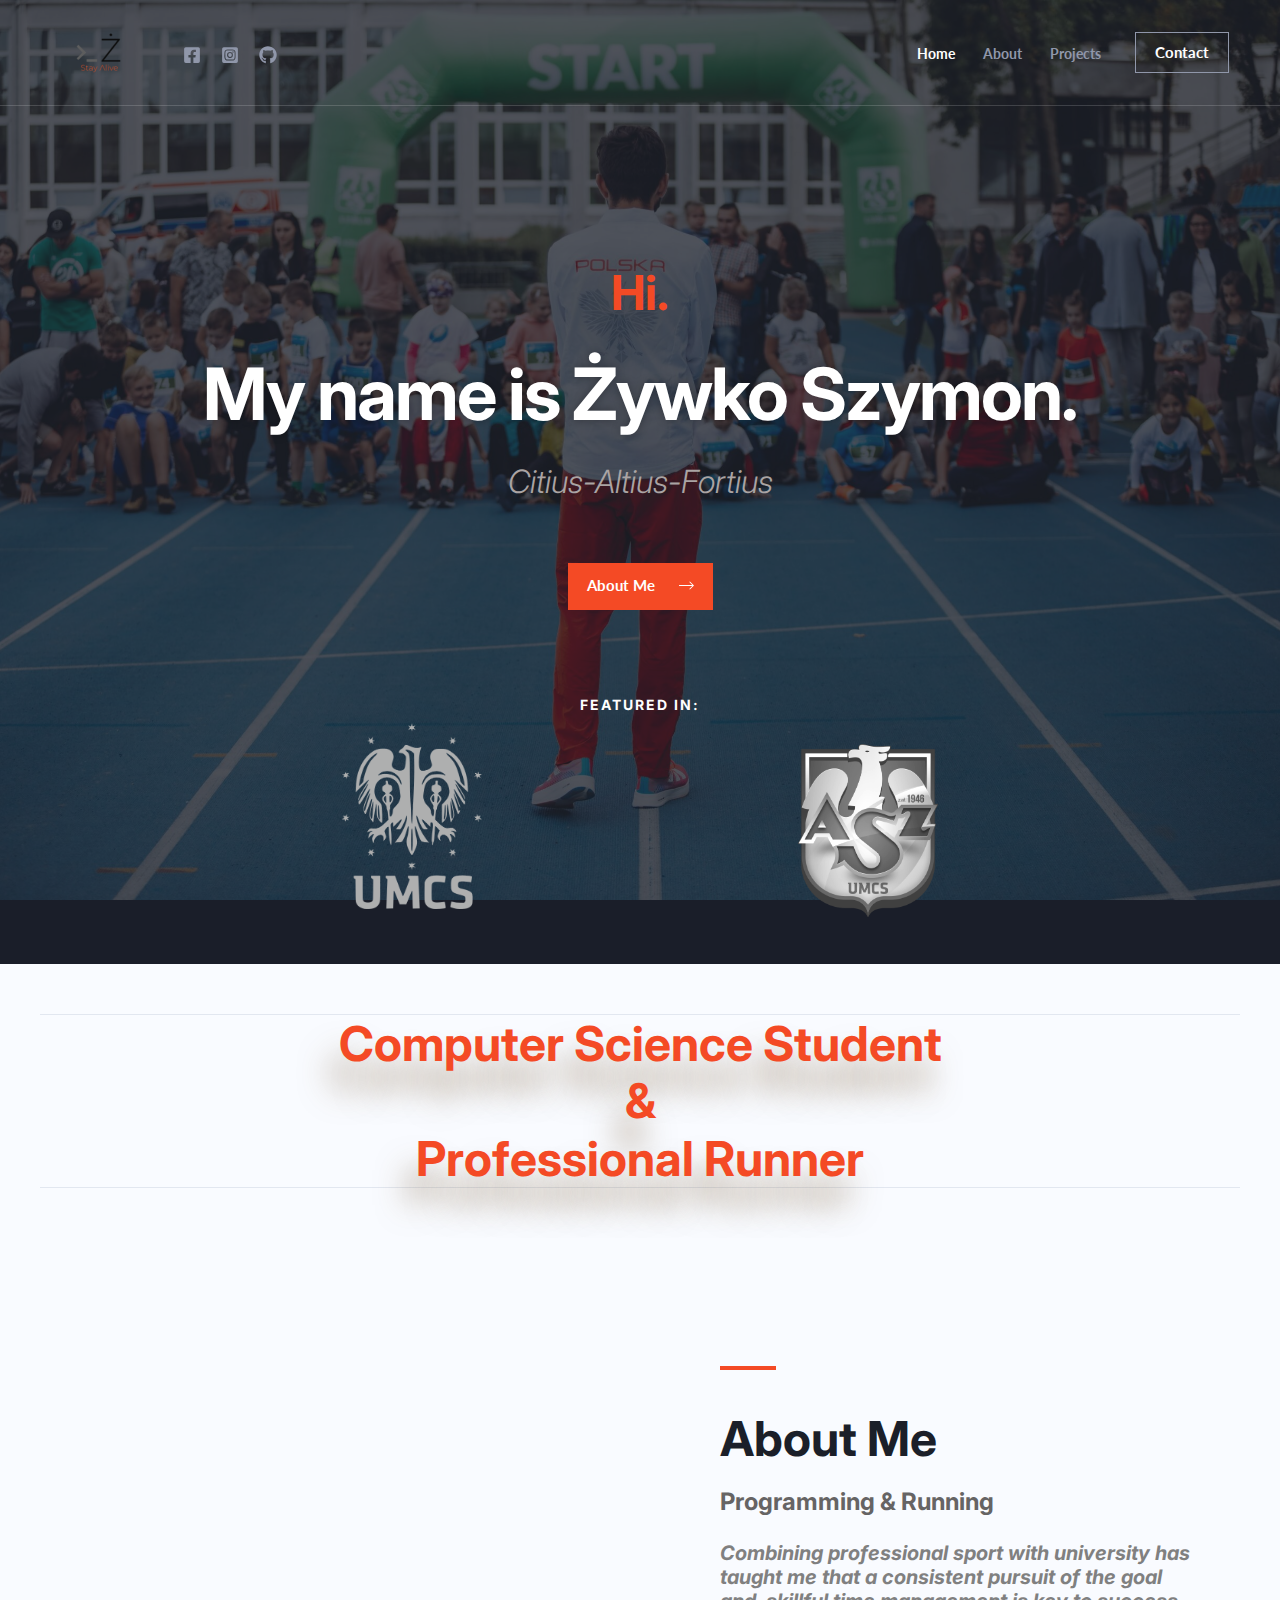
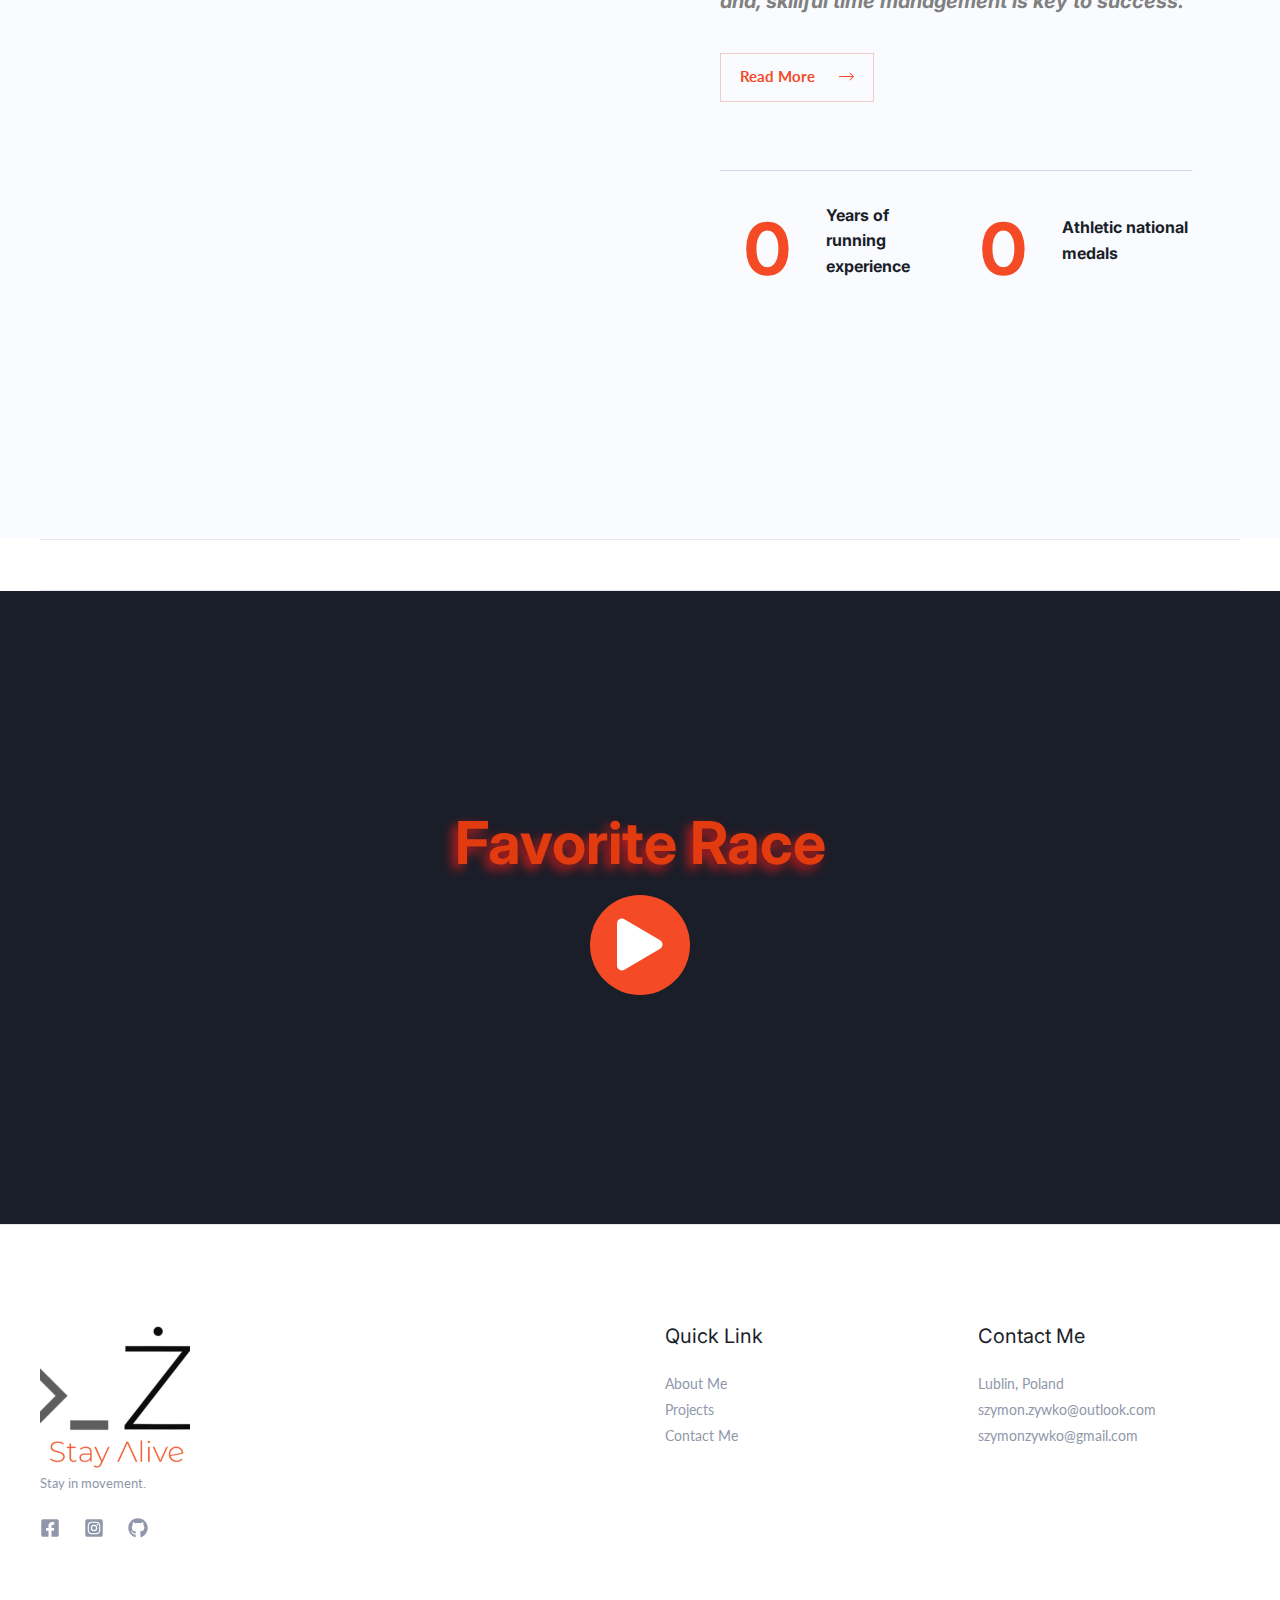
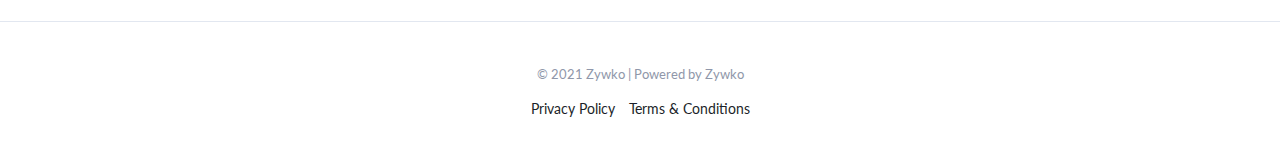
<file: index.html>
<!DOCTYPE html>
<html lang="en-US">
<head>
<meta charset="UTF-8">
<meta name="viewport" content="width=device-width, initial-scale=1">
<link rel="profile" href="https://gmpg.org/xfn/11">

<title>Zywko &#8211; Just another WordPress site</title>
<meta name='robots' content='max-image-preview:large' />
<link rel='dns-prefetch' href='http://fonts.googleapis.com/' />
<link rel='dns-prefetch' href='http://s.w.org/' />
<link rel="alternate" type="application/rss+xml" title="Zywko &raquo; Feed" href="feed/index.html" />
<link rel="alternate" type="application/rss+xml" title="Zywko &raquo; Comments Feed" href="comments/feed/index.html" />
		<script>
			window._wpemojiSettings = {"baseUrl":"https:\/\/s.w.org\/images\/core\/emoji\/13.1.0\/72x72\/","ext":".png","svgUrl":"https:\/\/s.w.org\/images\/core\/emoji\/13.1.0\/svg\/","svgExt":".svg","source":{"concatemoji":"http:\/\/46.101.242.190\/wp-includes\/js\/wp-emoji-release.min.js?ver=5.8"}};
			!function(e,a,t){var n,r,o,i=a.createElement("canvas"),p=i.getContext&&i.getContext("2d");function s(e,t){var a=String.fromCharCode;p.clearRect(0,0,i.width,i.height),p.fillText(a.apply(this,e),0,0);e=i.toDataURL();return p.clearRect(0,0,i.width,i.height),p.fillText(a.apply(this,t),0,0),e===i.toDataURL()}function c(e){var t=a.createElement("script");t.src=e,t.defer=t.type="text/javascript",a.getElementsByTagName("head")[0].appendChild(t)}for(o=Array("flag","emoji"),t.supports={everything:!0,everythingExceptFlag:!0},r=0;r<o.length;r++)t.supports[o[r]]=function(e){if(!p||!p.fillText)return!1;switch(p.textBaseline="top",p.font="600 32px Arial",e){case"flag":return s([127987,65039,8205,9895,65039],[127987,65039,8203,9895,65039])?!1:!s([55356,56826,55356,56819],[55356,56826,8203,55356,56819])&&!s([55356,57332,56128,56423,56128,56418,56128,56421,56128,56430,56128,56423,56128,56447],[55356,57332,8203,56128,56423,8203,56128,56418,8203,56128,56421,8203,56128,56430,8203,56128,56423,8203,56128,56447]);case"emoji":return!s([10084,65039,8205,55357,56613],[10084,65039,8203,55357,56613])}return!1}(o[r]),t.supports.everything=t.supports.everything&&t.supports[o[r]],"flag"!==o[r]&&(t.supports.everythingExceptFlag=t.supports.everythingExceptFlag&&t.supports[o[r]]);t.supports.everythingExceptFlag=t.supports.everythingExceptFlag&&!t.supports.flag,t.DOMReady=!1,t.readyCallback=function(){t.DOMReady=!0},t.supports.everything||(n=function(){t.readyCallback()},a.addEventListener?(a.addEventListener("DOMContentLoaded",n,!1),e.addEventListener("load",n,!1)):(e.attachEvent("onload",n),a.attachEvent("onreadystatechange",function(){"complete"===a.readyState&&t.readyCallback()})),(n=t.source||{}).concatemoji?c(n.concatemoji):n.wpemoji&&n.twemoji&&(c(n.twemoji),c(n.wpemoji)))}(window,document,window._wpemojiSettings);
		</script>
		<style>
img.wp-smiley,
img.emoji {
	display: inline !important;
	border: none !important;
	box-shadow: none !important;
	height: 1em !important;
	width: 1em !important;
	margin: 0 .07em !important;
	vertical-align: -0.1em !important;
	background: none !important;
	padding: 0 !important;
}
</style>
	<link rel='stylesheet' id='astra-theme-css-css'  href='wp-content/themes/astra/assets/css/minified/frontend.min.css%3Fver=3.6.8.css' media='all' />
<style id='astra-theme-css-inline-css'>
html{font-size:100%;}a,.page-title{color:#1b1f29;}a:hover,a:focus{color:#f44a25;}body,button,input,select,textarea,.ast-button,.ast-custom-button{font-family:'Lato',sans-serif;font-weight:400;font-size:16px;font-size:1rem;}blockquote{color:#454c5f;}p,.entry-content p{margin-bottom:1em;}h1,.entry-content h1,h2,.entry-content h2,h3,.entry-content h3,h4,.entry-content h4,h5,.entry-content h5,h6,.entry-content h6,.site-title,.site-title a{font-family:'Inter',sans-serif;font-weight:700;}.site-title{font-size:35px;font-size:2.1875rem;display:none;}header .custom-logo-link img{max-width:48px;}.astra-logo-svg{width:48px;}.ast-archive-description .ast-archive-title{font-size:40px;font-size:2.5rem;}.site-header .site-description{font-size:15px;font-size:0.9375rem;display:none;}.entry-title{font-size:40px;font-size:2.5rem;}h1,.entry-content h1{font-size:72px;font-size:4.5rem;font-family:'Inter',sans-serif;line-height:1.1;}h2,.entry-content h2{font-size:48px;font-size:3rem;font-family:'Inter',sans-serif;line-height:1.2;}h3,.entry-content h3{font-size:32px;font-size:2rem;font-family:'Inter',sans-serif;line-height:1.2;}h4,.entry-content h4{font-size:24px;font-size:1.5rem;line-height:1.2;}h5,.entry-content h5{font-size:20px;font-size:1.25rem;line-height:1.2;}h6,.entry-content h6{font-size:14px;font-size:0.875rem;line-height:1.2;}.ast-single-post .entry-title,.page-title{font-size:30px;font-size:1.875rem;}::selection{background-color:#f44a25;color:#ffffff;}body,h1,.entry-title a,.entry-content h1,h2,.entry-content h2,h3,.entry-content h3,h4,.entry-content h4,h5,.entry-content h5,h6,.entry-content h6{color:#9097aa;}.tagcloud a:hover,.tagcloud a:focus,.tagcloud a.current-item{color:#ffffff;border-color:#1b1f29;background-color:#1b1f29;}input:focus,input[type="text"]:focus,input[type="email"]:focus,input[type="url"]:focus,input[type="password"]:focus,input[type="reset"]:focus,input[type="search"]:focus,textarea:focus{border-color:#1b1f29;}input[type="radio"]:checked,input[type=reset],input[type="checkbox"]:checked,input[type="checkbox"]:hover:checked,input[type="checkbox"]:focus:checked,input[type=range]::-webkit-slider-thumb{border-color:#1b1f29;background-color:#1b1f29;box-shadow:none;}.site-footer a:hover + .post-count,.site-footer a:focus + .post-count{background:#1b1f29;border-color:#1b1f29;}.single .nav-links .nav-previous,.single .nav-links .nav-next{color:#1b1f29;}.entry-meta,.entry-meta *{line-height:1.45;color:#1b1f29;}.entry-meta a:hover,.entry-meta a:hover *,.entry-meta a:focus,.entry-meta a:focus *,.page-links > .page-link,.page-links .page-link:hover,.post-navigation a:hover{color:#f44a25;}.widget-title{font-size:22px;font-size:1.375rem;color:#9097aa;}#cat option,.secondary .calendar_wrap thead a,.secondary .calendar_wrap thead a:visited{color:#1b1f29;}.secondary .calendar_wrap #today,.ast-progress-val span{background:#1b1f29;}.secondary a:hover + .post-count,.secondary a:focus + .post-count{background:#1b1f29;border-color:#1b1f29;}.calendar_wrap #today > a{color:#ffffff;}.page-links .page-link,.single .post-navigation a{color:#1b1f29;}.ast-logo-title-inline .site-logo-img{padding-right:1em;}.site-logo-img img{ transition:all 0.2s linear;}.ast-page-builder-template .hentry {margin: 0;}.ast-page-builder-template .site-content > .ast-container {max-width: 100%;padding: 0;}.ast-page-builder-template .site-content #primary {padding: 0;margin: 0;}.ast-page-builder-template .no-results {text-align: center;margin: 4em auto;}.ast-page-builder-template .ast-pagination {padding: 2em;} .ast-page-builder-template .entry-header.ast-no-title.ast-no-thumbnail {margin-top: 0;}.ast-page-builder-template .entry-header.ast-header-without-markup {margin-top: 0;margin-bottom: 0;}.ast-page-builder-template .entry-header.ast-no-title.ast-no-meta {margin-bottom: 0;}.ast-page-builder-template.single .post-navigation {padding-bottom: 2em;}.ast-page-builder-template.single-post .site-content > .ast-container {max-width: 100%;}.ast-page-builder-template.single-post .site-content > .ast-container {max-width: 100%;}.ast-page-builder-template .entry-header {margin-top: 4em;margin-left: auto;margin-right: auto;padding-left: 20px;padding-right: 20px;}.ast-page-builder-template .ast-archive-description {margin-top: 4em;margin-left: auto;margin-right: auto;padding-left: 20px;padding-right: 20px;}.ast-page-builder-template.ast-no-sidebar .entry-content .alignwide {margin-left: 0;margin-right: 0;}.single.ast-page-builder-template .entry-header {padding-left: 20px;padding-right: 20px;}.ast-page-builder-template.ast-no-sidebar .entry-content .alignwide {margin-left: 0;margin-right: 0;}@media (max-width:921px){#ast-desktop-header{display:none;}}@media (min-width:921px){#ast-mobile-header{display:none;}}.wp-block-buttons.aligncenter{justify-content:center;}@media (min-width:1200px){.wp-block-group .has-background{padding:20px;}}@media (min-width:1200px){.ast-no-sidebar.ast-separate-container .entry-content .wp-block-group.alignwide,.ast-no-sidebar.ast-separate-container .entry-content .wp-block-cover.alignwide{margin-left:-20px;margin-right:-20px;padding-left:20px;padding-right:20px;}.ast-no-sidebar.ast-separate-container .entry-content .wp-block-cover.alignfull,.ast-no-sidebar.ast-separate-container .entry-content .wp-block-group.alignfull{margin-left:-6.67em;margin-right:-6.67em;padding-left:6.67em;padding-right:6.67em;}}@media (min-width:1200px){.wp-block-cover-image.alignwide .wp-block-cover__inner-container,.wp-block-cover.alignwide .wp-block-cover__inner-container,.wp-block-cover-image.alignfull .wp-block-cover__inner-container,.wp-block-cover.alignfull .wp-block-cover__inner-container{width:100%;}}.ast-plain-container.ast-no-sidebar #primary{margin-top:0;margin-bottom:0;}@media (max-width:921px){.ast-theme-transparent-header #primary,.ast-theme-transparent-header #secondary{padding:0;}}.wp-block-columns{margin-bottom:unset;}.wp-block-image.size-full{margin:2rem 0;}.wp-block-separator.has-background{padding:0;}.wp-block-gallery{margin-bottom:1.6em;}.wp-block-group{padding-top:4em;padding-bottom:4em;}.wp-block-group__inner-container .wp-block-columns:last-child,.wp-block-group__inner-container :last-child,.wp-block-table table{margin-bottom:0;}.blocks-gallery-grid{width:100%;}.wp-block-navigation-link__content{padding:5px 0;}.wp-block-group .wp-block-group .has-text-align-center,.wp-block-group .wp-block-column .has-text-align-center{max-width:100%;}.has-text-align-center{margin:0 auto;}@media (min-width:1200px){.wp-block-cover__inner-container,.alignwide .wp-block-group__inner-container,.alignfull .wp-block-group__inner-container{max-width:1200px;margin:0 auto;}.wp-block-group.alignnone,.wp-block-group.aligncenter,.wp-block-group.alignleft,.wp-block-group.alignright,.wp-block-group.alignwide,.wp-block-columns.alignwide{margin:2rem 0 1rem 0;}}@media (max-width:1200px){.wp-block-group{padding:3em;}.wp-block-group .wp-block-group{padding:1.5em;}.wp-block-columns,.wp-block-column{margin:1rem 0;}}@media (min-width:921px){.wp-block-columns .wp-block-group{padding:2em;}}@media (max-width:544px){.wp-block-cover-image .wp-block-cover__inner-container,.wp-block-cover .wp-block-cover__inner-container{width:unset;}.wp-block-cover,.wp-block-cover-image{padding:2em 0;}.wp-block-group,.wp-block-cover{padding:2em;}.wp-block-media-text__media img,.wp-block-media-text__media video{width:unset;max-width:100%;}.wp-block-media-text.has-background .wp-block-media-text__content{padding:1em;}}@media (max-width:921px){.ast-plain-container.ast-no-sidebar #primary{padding:0;}}@media (min-width:544px){.entry-content .wp-block-media-text.has-media-on-the-right .wp-block-media-text__content{padding:0 8% 0 0;}.entry-content .wp-block-media-text .wp-block-media-text__content{padding:0 0 0 8%;}.ast-plain-container .site-content .entry-content .has-custom-content-position.is-position-bottom-left > *,.ast-plain-container .site-content .entry-content .has-custom-content-position.is-position-bottom-right > *,.ast-plain-container .site-content .entry-content .has-custom-content-position.is-position-top-left > *,.ast-plain-container .site-content .entry-content .has-custom-content-position.is-position-top-right > *,.ast-plain-container .site-content .entry-content .has-custom-content-position.is-position-center-right > *,.ast-plain-container .site-content .entry-content .has-custom-content-position.is-position-center-left > *{margin:0;}}@media (max-width:544px){.entry-content .wp-block-media-text .wp-block-media-text__content{padding:8% 0;}.wp-block-media-text .wp-block-media-text__media img{width:auto;max-width:100%;}}@media (max-width:921px){.ast-separate-container .ast-article-post,.ast-separate-container .ast-article-single{padding:1.5em 2.14em;}.ast-separate-container #primary,.ast-separate-container #secondary{padding:1.5em 0;}#primary,#secondary{padding:1.5em 0;margin:0;}.ast-left-sidebar #content > .ast-container{display:flex;flex-direction:column-reverse;width:100%;}.ast-author-box img.avatar{margin:20px 0 0 0;}}@media (min-width:922px){.ast-separate-container.ast-right-sidebar #primary,.ast-separate-container.ast-left-sidebar #primary{border:0;}.search-no-results.ast-separate-container #primary{margin-bottom:4em;}}.elementor-button-wrapper .elementor-button{border-style:solid;text-decoration:none;border-top-width:1px;border-right-width:1px;border-left-width:1px;border-bottom-width:1px;}body .elementor-button.elementor-size-sm,body .elementor-button.elementor-size-xs,body .elementor-button.elementor-size-md,body .elementor-button.elementor-size-lg,body .elementor-button.elementor-size-xl,body .elementor-button{border-radius:0px;padding-top:15px;padding-right:19px;padding-bottom:15px;padding-left:19px;}@media (max-width:544px){.elementor-button-wrapper .elementor-button.elementor-size-sm,.elementor-button-wrapper .elementor-button.elementor-size-xs,.elementor-button-wrapper .elementor-button.elementor-size-md,.elementor-button-wrapper .elementor-button.elementor-size-lg,.elementor-button-wrapper .elementor-button.elementor-size-xl,.elementor-button-wrapper .elementor-button{padding-top:13px;padding-right:17px;padding-bottom:13px;padding-left:17px;}}.elementor-button-wrapper .elementor-button{border-color:#9097aa;background-color:rgba(0,0,0,0);}.elementor-button-wrapper .elementor-button:hover,.elementor-button-wrapper .elementor-button:focus{color:#1b1f29;background-color:#ffffff;border-color:#ffffff;}.wp-block-button .wp-block-button__link,.elementor-button-wrapper .elementor-button,.elementor-button-wrapper .elementor-button:visited{color:#ffffff;}.elementor-button-wrapper .elementor-button{font-family:'Lato',sans-serif;font-weight:700;line-height:1;}body .elementor-button.elementor-size-sm,body .elementor-button.elementor-size-xs,body .elementor-button.elementor-size-md,body .elementor-button.elementor-size-lg,body .elementor-button.elementor-size-xl,body .elementor-button{font-size:15px;font-size:0.9375rem;}.wp-block-button .wp-block-button__link:hover,.wp-block-button .wp-block-button__link:focus{color:#1b1f29;background-color:#ffffff;border-color:#ffffff;}.elementor-widget-heading h1.elementor-heading-title{line-height:1.1;}.elementor-widget-heading h2.elementor-heading-title{line-height:1.2;}.elementor-widget-heading h3.elementor-heading-title{line-height:1.2;}.elementor-widget-heading h4.elementor-heading-title{line-height:1.2;}.elementor-widget-heading h5.elementor-heading-title{line-height:1.2;}.elementor-widget-heading h6.elementor-heading-title{line-height:1.2;}.wp-block-button .wp-block-button__link{border-style:solid;border-top-width:1px;border-right-width:1px;border-left-width:1px;border-bottom-width:1px;border-color:#9097aa;background-color:rgba(0,0,0,0);color:#ffffff;font-family:'Lato',sans-serif;font-weight:700;line-height:1;font-size:15px;font-size:0.9375rem;border-radius:0px;padding-top:15px;padding-right:19px;padding-bottom:15px;padding-left:19px;}@media (max-width:921px){.wp-block-button .wp-block-button__link{font-size:14px;font-size:0.875rem;}}@media (max-width:544px){.wp-block-button .wp-block-button__link{font-size:13px;font-size:0.8125rem;padding-top:13px;padding-right:17px;padding-bottom:13px;padding-left:17px;}}.menu-toggle,button,.ast-button,.ast-custom-button,.button,input#submit,input[type="button"],input[type="submit"],input[type="reset"]{border-style:solid;border-top-width:1px;border-right-width:1px;border-left-width:1px;border-bottom-width:1px;color:#ffffff;border-color:#9097aa;background-color:rgba(0,0,0,0);border-radius:0px;padding-top:15px;padding-right:19px;padding-bottom:15px;padding-left:19px;font-family:'Lato',sans-serif;font-weight:700;font-size:15px;font-size:0.9375rem;line-height:1;}button:focus,.menu-toggle:hover,button:hover,.ast-button:hover,.ast-custom-button:hover .button:hover,.ast-custom-button:hover ,input[type=reset]:hover,input[type=reset]:focus,input#submit:hover,input#submit:focus,input[type="button"]:hover,input[type="button"]:focus,input[type="submit"]:hover,input[type="submit"]:focus{color:#1b1f29;background-color:#ffffff;border-color:#ffffff;}@media (min-width:544px){.ast-container{max-width:100%;}}@media (max-width:544px){.ast-separate-container .ast-article-post,.ast-separate-container .ast-article-single,.ast-separate-container .comments-title,.ast-separate-container .ast-archive-description{padding:1.5em 1em;}.ast-separate-container #content .ast-container{padding-left:0.54em;padding-right:0.54em;}.ast-separate-container .ast-comment-list li.depth-1{padding:1.5em 1em;margin-bottom:1.5em;}.ast-separate-container .ast-comment-list .bypostauthor{padding:.5em;}.ast-search-menu-icon.ast-dropdown-active .search-field{width:170px;}.menu-toggle,button,.ast-button,.button,input#submit,input[type="button"],input[type="submit"],input[type="reset"]{padding-top:13px;padding-right:17px;padding-bottom:13px;padding-left:17px;font-size:13px;font-size:0.8125rem;}}@media (max-width:921px){.menu-toggle,button,.ast-button,.button,input#submit,input[type="button"],input[type="submit"],input[type="reset"]{font-size:14px;font-size:0.875rem;}.ast-mobile-header-stack .main-header-bar .ast-search-menu-icon{display:inline-block;}.ast-header-break-point.ast-header-custom-item-outside .ast-mobile-header-stack .main-header-bar .ast-search-icon{margin:0;}.ast-comment-avatar-wrap img{max-width:2.5em;}.ast-separate-container .ast-comment-list li.depth-1{padding:1.5em 2.14em;}.ast-separate-container .comment-respond{padding:2em 2.14em;}.ast-comment-meta{padding:0 1.8888em 1.3333em;}}@media (max-width:921px){.ast-header-break-point .ast-search-menu-icon.slide-search .search-form{right:0;}.ast-header-break-point .ast-mobile-header-stack .ast-search-menu-icon.slide-search .search-form{right:-1em;}}body,.ast-separate-container{background-color:#ffffff;;background-image:none;;}@media (max-width:921px){.site-title{display:none;}.ast-archive-description .ast-archive-title{font-size:40px;}.site-header .site-description{display:none;}.entry-title{font-size:30px;}h1,.entry-content h1{font-size:48px;}h2,.entry-content h2{font-size:32px;}h3,.entry-content h3{font-size:28px;}h4,.entry-content h4{font-size:22px;font-size:1.375rem;}h5,.entry-content h5{font-size:18px;font-size:1.125rem;}.ast-single-post .entry-title,.page-title{font-size:30px;}.astra-logo-svg{width:48px;}header .custom-logo-link img,.ast-header-break-point .site-logo-img .custom-mobile-logo-link img{max-width:48px;}}@media (max-width:544px){.site-title{display:none;}.ast-archive-description .ast-archive-title{font-size:40px;}.site-header .site-description{display:none;}.entry-title{font-size:30px;}h1,.entry-content h1{font-size:32px;}h2,.entry-content h2{font-size:24px;}h3,.entry-content h3{font-size:22px;}h4,.entry-content h4{font-size:20px;font-size:1.25rem;}h5,.entry-content h5{font-size:16px;font-size:1rem;}h6,.entry-content h6{font-size:13px;font-size:0.8125rem;}.ast-single-post .entry-title,.page-title{font-size:30px;}.ast-header-break-point .site-branding img,.ast-header-break-point .custom-logo-link img{max-width:36px;}.astra-logo-svg{width:36px;}.ast-header-break-point .site-logo-img .custom-mobile-logo-link img{max-width:36px;}}@media (max-width:921px){html{font-size:91.2%;}}@media (max-width:544px){html{font-size:91.2%;}}@media (min-width:922px){.ast-container{max-width:1240px;}}@font-face {font-family: "Astra";src: url(wp-content/themes/astra/assets/fonts/astra.woff) format("woff"),url(wp-content/themes/astra/assets/fonts/astra.ttf) format("truetype"),url(wp-content/themes/astra/assets/fonts/astra.svg) format("svg");font-weight: normal;font-style: normal;font-display: fallback;}@media (min-width:922px){.main-header-menu .sub-menu .menu-item.ast-left-align-sub-menu:hover > .sub-menu,.main-header-menu .sub-menu .menu-item.ast-left-align-sub-menu.focus > .sub-menu{margin-left:-0px;}}.ast-theme-transparent-header .ast-header-social-wrap .ast-social-color-type-custom .ast-builder-social-element svg{fill:#9097aa;}.ast-theme-transparent-header .ast-header-social-wrap .ast-social-color-type-custom .ast-builder-social-element:hover svg{fill:#ffffff;}.ast-theme-transparent-header .ast-header-social-wrap .ast-social-color-type-custom .ast-builder-social-element .social-item-label{color:#9097aa;}.ast-theme-transparent-header .ast-header-social-wrap .ast-social-color-type-custom .ast-builder-social-element:hover .social-item-label{color:#ffffff;}.ast-theme-transparent-header [CLASS*="ast-header-button-"] .ast-custom-button{color:#ffffff;}.ast-theme-transparent-header [CLASS*="ast-header-button-"] .ast-custom-button:hover{color:#1b1f29;background:#ffffff;}.ast-theme-transparent-header [data-section="section-header-mobile-trigger"] .ast-button-wrap .ast-mobile-menu-trigger-minimal{background:transparent;}.footer-widget-area[data-section^="section-fb-html-"] .ast-builder-html-element{text-align:center;}.astra-icon-down_arrow::after {content: "\e900";font-family: Astra;}.astra-icon-close::after {content: "\e5cd";font-family: Astra;}.astra-icon-drag_handle::after {content: "\e25d";font-family: Astra;}.astra-icon-format_align_justify::after {content: "\e235";font-family: Astra;}.astra-icon-menu::after {content: "\e5d2";font-family: Astra;}.astra-icon-reorder::after {content: "\e8fe";font-family: Astra;}.astra-icon-search::after {content: "\e8b6";font-family: Astra;}.astra-icon-zoom_in::after {content: "\e56b";font-family: Astra;}.astra-icon-check-circle::after {content: "\e901";font-family: Astra;}.astra-icon-shopping-cart::after {content: "\f07a";font-family: Astra;}.astra-icon-shopping-bag::after {content: "\f290";font-family: Astra;}.astra-icon-shopping-basket::after {content: "\f291";font-family: Astra;}.astra-icon-circle-o::after {content: "\e903";font-family: Astra;}.astra-icon-certificate::after {content: "\e902";font-family: Astra;}.ast-theme-transparent-header #masthead .site-logo-img .transparent-custom-logo .astra-logo-svg{width:48px;}.ast-theme-transparent-header #masthead .site-logo-img .transparent-custom-logo img{ max-width:48px;}@media (max-width:921px){.ast-theme-transparent-header #masthead .site-logo-img .transparent-custom-logo .astra-logo-svg{width:40px;}.ast-theme-transparent-header #masthead .site-logo-img .transparent-custom-logo img{ max-width:40px;}}@media (max-width:543px){.ast-theme-transparent-header #masthead .site-logo-img .transparent-custom-logo .astra-logo-svg{width:36px;}.ast-theme-transparent-header #masthead .site-logo-img .transparent-custom-logo img{ max-width:36px;}}@media (min-width:921px){.ast-theme-transparent-header #masthead{position:absolute;left:0;right:0;}.ast-theme-transparent-header .main-header-bar,.ast-theme-transparent-header.ast-header-break-point .main-header-bar{background:none;}body.elementor-editor-active.ast-theme-transparent-header #masthead,.fl-builder-edit .ast-theme-transparent-header #masthead,body.vc_editor.ast-theme-transparent-header #masthead,body.brz-ed.ast-theme-transparent-header #masthead{z-index:0;}.ast-header-break-point.ast-replace-site-logo-transparent.ast-theme-transparent-header .custom-mobile-logo-link{display:none;}.ast-header-break-point.ast-replace-site-logo-transparent.ast-theme-transparent-header .transparent-custom-logo{display:inline-block;}.ast-theme-transparent-header .ast-above-header,.ast-theme-transparent-header .ast-above-header.ast-above-header-bar{background-image:none;background-color:transparent;}.ast-theme-transparent-header .ast-below-header{background-image:none;background-color:transparent;}}.ast-theme-transparent-header .ast-builder-menu .main-header-menu,.ast-theme-transparent-header .ast-builder-menu .main-header-menu .menu-link,.ast-theme-transparent-header [CLASS*="ast-builder-menu-"] .main-header-menu .menu-item > .menu-link,.ast-theme-transparent-header .ast-masthead-custom-menu-items,.ast-theme-transparent-header .ast-masthead-custom-menu-items a,.ast-theme-transparent-header .ast-builder-menu .main-header-menu .menu-item > .ast-menu-toggle,.ast-theme-transparent-header .ast-builder-menu .main-header-menu .menu-item > .ast-menu-toggle,.ast-theme-transparent-header .ast-above-header-navigation a,.ast-header-break-point.ast-theme-transparent-header .ast-above-header-navigation a,.ast-header-break-point.ast-theme-transparent-header .ast-above-header-navigation > ul.ast-above-header-menu > .menu-item-has-children:not(.current-menu-item) > .ast-menu-toggle,.ast-theme-transparent-header .ast-below-header-menu,.ast-theme-transparent-header .ast-below-header-menu a,.ast-header-break-point.ast-theme-transparent-header .ast-below-header-menu a,.ast-header-break-point.ast-theme-transparent-header .ast-below-header-menu,.ast-theme-transparent-header .main-header-menu .menu-link{color:#9097aa;}.ast-theme-transparent-header .ast-builder-menu .main-header-menu .menu-item:hover > .menu-link,.ast-theme-transparent-header .ast-builder-menu .main-header-menu .menu-item:hover > .ast-menu-toggle,.ast-theme-transparent-header .ast-builder-menu .main-header-menu .ast-masthead-custom-menu-items a:hover,.ast-theme-transparent-header .ast-builder-menu .main-header-menu .focus > .menu-link,.ast-theme-transparent-header .ast-builder-menu .main-header-menu .focus > .ast-menu-toggle,.ast-theme-transparent-header .ast-builder-menu .main-header-menu .current-menu-item > .menu-link,.ast-theme-transparent-header .ast-builder-menu .main-header-menu .current-menu-ancestor > .menu-link,.ast-theme-transparent-header .ast-builder-menu .main-header-menu .current-menu-item > .ast-menu-toggle,.ast-theme-transparent-header .ast-builder-menu .main-header-menu .current-menu-ancestor > .ast-menu-toggle,.ast-theme-transparent-header [CLASS*="ast-builder-menu-"] .main-header-menu .current-menu-item > .menu-link,.ast-theme-transparent-header [CLASS*="ast-builder-menu-"] .main-header-menu .current-menu-ancestor > .menu-link,.ast-theme-transparent-header [CLASS*="ast-builder-menu-"] .main-header-menu .current-menu-item > .ast-menu-toggle,.ast-theme-transparent-header [CLASS*="ast-builder-menu-"] .main-header-menu .current-menu-ancestor > .ast-menu-toggle,.ast-theme-transparent-header .main-header-menu .menu-item:hover > .menu-link,.ast-theme-transparent-header .main-header-menu .current-menu-item > .menu-link,.ast-theme-transparent-header .main-header-menu .current-menu-ancestor > .menu-link{color:#ffffff;}@media (max-width:921px){.ast-theme-transparent-header #masthead{position:absolute;left:0;right:0;}.ast-theme-transparent-header .main-header-bar,.ast-theme-transparent-header.ast-header-break-point .main-header-bar{background:none;}body.elementor-editor-active.ast-theme-transparent-header #masthead,.fl-builder-edit .ast-theme-transparent-header #masthead,body.vc_editor.ast-theme-transparent-header #masthead,body.brz-ed.ast-theme-transparent-header #masthead{z-index:0;}.ast-header-break-point.ast-replace-site-logo-transparent.ast-theme-transparent-header .custom-mobile-logo-link{display:none;}.ast-header-break-point.ast-replace-site-logo-transparent.ast-theme-transparent-header .transparent-custom-logo{display:inline-block;}.ast-theme-transparent-header .ast-above-header,.ast-theme-transparent-header .ast-above-header.ast-above-header-bar{background-image:none;background-color:transparent;}.ast-theme-transparent-header .ast-below-header{background-image:none;background-color:transparent;}}.ast-theme-transparent-header #ast-desktop-header > [CLASS*="-header-wrap"]:nth-last-child(2) > [CLASS*="-header-bar"],.ast-theme-transparent-header.ast-header-break-point #ast-mobile-header > [CLASS*="-header-wrap"]:nth-last-child(2) > [CLASS*="-header-bar"]{border-bottom-width:1px;border-bottom-style:solid;border-bottom-color:rgba(255,255,255,0.16);}.ast-breadcrumbs .trail-browse,.ast-breadcrumbs .trail-items,.ast-breadcrumbs .trail-items li{display:inline-block;margin:0;padding:0;border:none;background:inherit;text-indent:0;}.ast-breadcrumbs .trail-browse{font-size:inherit;font-style:inherit;font-weight:inherit;color:inherit;}.ast-breadcrumbs .trail-items{list-style:none;}.trail-items li::after{padding:0 0.3em;content:"\00bb";}.trail-items li:last-of-type::after{display:none;}h1,.entry-content h1,h2,.entry-content h2,h3,.entry-content h3,h4,.entry-content h4,h5,.entry-content h5,h6,.entry-content h6{color:#1b1f29;}@media (max-width:921px){.ast-builder-grid-row-container.ast-builder-grid-row-tablet-3-firstrow .ast-builder-grid-row > *:first-child,.ast-builder-grid-row-container.ast-builder-grid-row-tablet-3-lastrow .ast-builder-grid-row > *:last-child{grid-column:1 / -1;}}@media (max-width:544px){.ast-builder-grid-row-container.ast-builder-grid-row-mobile-3-firstrow .ast-builder-grid-row > *:first-child,.ast-builder-grid-row-container.ast-builder-grid-row-mobile-3-lastrow .ast-builder-grid-row > *:last-child{grid-column:1 / -1;}}.ast-builder-layout-element .ast-site-identity{margin-left:24px;margin-right:24px;}@media (max-width:921px){.ast-builder-layout-element .ast-site-identity{margin-top:0px;margin-bottom:0px;margin-left:16px;margin-right:0px;}}@media (max-width:544px){.ast-builder-layout-element .ast-site-identity{margin-top:0px;margin-bottom:0px;margin-left:16px;margin-right:0px;}}.ast-builder-layout-element[data-section="title_tagline"]{display:flex;}@media (max-width:921px){.ast-header-break-point .ast-builder-layout-element[data-section="title_tagline"]{display:flex;}}@media (max-width:544px){.ast-header-break-point .ast-builder-layout-element[data-section="title_tagline"]{display:flex;}}[data-section*="section-hb-button-"] .menu-link{display:none;}.ast-header-button-1 .ast-custom-button{color:#1b1f29;border-color:#9097aa;border-top-width:1px;border-bottom-width:1px;border-left-width:1px;border-right-width:1px;}.ast-header-button-1 .ast-custom-button:hover{color:#ffffff;background:#1b1f29;border-color:#1b1f29;}.ast-header-button-1[data-section*="section-hb-button-"] .ast-builder-button-wrap .ast-custom-button{padding-top:12px;padding-bottom:12px;}.ast-header-button-1[data-section="section-hb-button-1"]{display:flex;}@media (max-width:921px){.ast-header-break-point .ast-header-button-1[data-section="section-hb-button-1"]{display:flex;}}@media (max-width:544px){.ast-header-break-point .ast-header-button-1[data-section="section-hb-button-1"]{display:flex;}}.ast-builder-menu-1{font-family:inherit;font-weight:700;}.ast-builder-menu-1 .menu-item > .menu-link{line-height:1;font-size:14px;font-size:0.875rem;color:#9097aa;}.ast-builder-menu-1 .menu-item > .ast-menu-toggle{color:#9097aa;}.ast-builder-menu-1 .menu-item:hover > .menu-link,.ast-builder-menu-1 .inline-on-mobile .menu-item:hover > .ast-menu-toggle{color:#1b1f29;}.ast-builder-menu-1 .menu-item:hover > .ast-menu-toggle{color:#1b1f29;}.ast-builder-menu-1 .menu-item.current-menu-item > .menu-link,.ast-builder-menu-1 .inline-on-mobile .menu-item.current-menu-item > .ast-menu-toggle,.ast-builder-menu-1 .current-menu-ancestor > .menu-link{color:#1b1f29;}.ast-builder-menu-1 .menu-item.current-menu-item > .ast-menu-toggle{color:#1b1f29;}.ast-builder-menu-1 .sub-menu,.ast-builder-menu-1 .inline-on-mobile .sub-menu{border-top-width:2px;border-bottom-width:0;border-right-width:0;border-left-width:0;border-color:#f44a25;border-style:solid;border-radius:0;}.ast-builder-menu-1 .main-header-menu > .menu-item > .sub-menu,.ast-builder-menu-1 .main-header-menu > .menu-item > .astra-full-megamenu-wrapper{margin-top:0;}.ast-desktop .ast-builder-menu-1 .main-header-menu > .menu-item > .sub-menu:before,.ast-desktop .ast-builder-menu-1 .main-header-menu > .menu-item > .astra-full-megamenu-wrapper:before{height:calc( 0px + 5px );}.ast-desktop .ast-builder-menu-1 .menu-item .sub-menu .menu-link{border-style:none;}@media (max-width:921px){.ast-header-break-point .ast-builder-menu-1 .menu-item.menu-item-has-children > .ast-menu-toggle{top:0;}.ast-builder-menu-1 .menu-item-has-children > .menu-link:after{content:unset;}}@media (max-width:544px){.ast-header-break-point .ast-builder-menu-1 .menu-item.menu-item-has-children > .ast-menu-toggle{top:0;}}.ast-builder-menu-1{display:flex;}@media (max-width:921px){.ast-header-break-point .ast-builder-menu-1{display:flex;}}@media (max-width:544px){.ast-header-break-point .ast-builder-menu-1{display:flex;}}.main-header-bar .main-header-bar-navigation .ast-search-icon {display: block;z-index: 4;position: relative;}.ast-search-icon {z-index: 4;position: relative;line-height: normal;}.main-header-bar .ast-search-menu-icon .search-form {background-color: #ffffff;}.ast-search-menu-icon.ast-dropdown-active.slide-search .search-form {visibility: visible;opacity: 1;}.ast-search-menu-icon .search-form {border: 1px solid #e7e7e7;line-height: normal;padding: 0 3em 0 0;border-radius: 2px;display: inline-block;-webkit-backface-visibility: hidden;backface-visibility: hidden;position: relative;color: inherit;background-color: #fff;}.ast-search-menu-icon .astra-search-icon {-js-display: flex;display: flex;line-height: normal;}.ast-search-menu-icon .astra-search-icon:focus {outline: none;}.ast-search-menu-icon .search-field {border: none;background-color: transparent;transition: width .2s;border-radius: inherit;color: inherit;font-size: inherit;width: 0;color: #757575;}.ast-search-menu-icon .search-submit {display: none;background: none;border: none;font-size: 1.3em;color: #757575;}.ast-search-menu-icon.ast-dropdown-active {visibility: visible;opacity: 1;position: relative;}.ast-search-menu-icon.ast-dropdown-active .search-field {width: 235px;}.ast-header-search .ast-search-menu-icon.slide-search .search-form,.ast-header-search .ast-search-menu-icon.ast-inline-search .search-form {-js-display: flex;display: flex;align-items: center;}.ast-search-menu-icon.ast-inline-search .search-field {width : 100%;padding : 0.60em;padding-right : 5.5em;}.site-header-section-left .ast-search-menu-icon.slide-search .search-form {padding-left: 3em;padding-right: unset;left: -1em;right: unset;}.site-header-section-left .ast-search-menu-icon.slide-search .search-form .search-field {margin-right: unset;margin-left: 10px;}.ast-search-menu-icon.slide-search .search-form {-webkit-backface-visibility: visible;backface-visibility: visible;visibility: hidden;opacity: 0;transition: all .2s;position: absolute;z-index: 3;right: -1em;top: 50%;transform: translateY(-50%);}.ast-header-search .ast-search-menu-icon .search-form .search-field:-ms-input-placeholder,.ast-header-search .ast-search-menu-icon .search-form .search-field:-ms-input-placeholder{opacity:0.5;}.ast-header-search .ast-search-menu-icon.slide-search .search-form,.ast-header-search .ast-search-menu-icon.ast-inline-search .search-form{-js-display:flex;display:flex;align-items:center;}.ast-builder-layout-element.ast-header-search{height:auto;}.ast-header-search .astra-search-icon{font-size:18px;}.ast-header-search .ast-search-menu-icon.ast-dropdown-active .search-field{margin-right:8px;}@media (max-width:921px){.ast-header-search .astra-search-icon{font-size:18px;}.ast-header-search .ast-search-menu-icon.ast-dropdown-active .search-field{margin-right:8px;}}@media (max-width:544px){.ast-header-search .astra-search-icon{font-size:18px;}.ast-header-search .ast-search-menu-icon.ast-dropdown-active .search-field{margin-right:8px;}}.ast-header-search{display:flex;}@media (max-width:921px){.ast-header-break-point .ast-header-search{display:flex;}}@media (max-width:544px){.ast-header-break-point .ast-header-search{display:flex;}}.ast-builder-social-element:hover {color: #0274be;}.ast-social-stack-desktop .ast-builder-social-element,.ast-social-stack-tablet .ast-builder-social-element,.ast-social-stack-mobile .ast-builder-social-element {margin-top: 6px;margin-bottom: 6px;}.ast-social-color-type-official .ast-builder-social-element,.ast-social-color-type-official .social-item-label {color: var(--color);background-color: var(--background-color);}.header-social-inner-wrap.ast-social-color-type-official .ast-builder-social-element svg,.footer-social-inner-wrap.ast-social-color-type-official .ast-builder-social-element svg {fill: currentColor;}.social-show-label-true .ast-builder-social-element {width: auto;padding: 0 0.4em;}[data-section^="section-fb-social-icons-"] .footer-social-inner-wrap {text-align: center;}.ast-footer-social-wrap {width: 100%;}.ast-footer-social-wrap .ast-builder-social-element:first-child {margin-left: 0;}.ast-footer-social-wrap .ast-builder-social-element:last-child {margin-right: 0;}.ast-header-social-wrap .ast-builder-social-element:first-child {margin-left: 0;}.ast-header-social-wrap .ast-builder-social-element:last-child {margin-right: 0;}.ast-builder-social-element {line-height: 1;color: #3a3a3a;background: transparent;vertical-align: middle;transition: all 0.01s;margin-left: 6px;margin-right: 6px;justify-content: center;align-items: center;}.ast-builder-social-element {line-height: 1;color: #3a3a3a;background: transparent;vertical-align: middle;transition: all 0.01s;margin-left: 6px;margin-right: 6px;justify-content: center;align-items: center;}.ast-builder-social-element .social-item-label {padding-left: 6px;}.ast-header-social-1-wrap .ast-builder-social-element{margin-left:10px;margin-right:10px;padding:0;}.ast-header-social-1-wrap .ast-builder-social-element svg{width:18px;height:18px;}.ast-header-social-1-wrap .ast-social-icon-image-wrap{margin:0;}.ast-builder-layout-element[data-section="section-hb-social-icons-1"]{display:flex;}@media (max-width:921px){.ast-header-break-point .ast-builder-layout-element[data-section="section-hb-social-icons-1"]{display:flex;}}@media (max-width:544px){.ast-header-break-point .ast-builder-layout-element[data-section="section-hb-social-icons-1"]{display:flex;}}.site-below-footer-wrap{padding-top:20px;padding-bottom:20px;}.site-below-footer-wrap[data-section="section-below-footer-builder"]{background-color:#ffffff;;background-image:none;;min-height:80px;border-style:solid;border-width:0px;border-top-width:1px;border-top-color:#e2e7f0;}.site-below-footer-wrap[data-section="section-below-footer-builder"] .ast-builder-grid-row{max-width:1200px;margin-left:auto;margin-right:auto;}.site-below-footer-wrap[data-section="section-below-footer-builder"] .ast-builder-grid-row,.site-below-footer-wrap[data-section="section-below-footer-builder"] .site-footer-section{align-items:flex-start;}.site-below-footer-wrap[data-section="section-below-footer-builder"].ast-footer-row-inline .site-footer-section{display:flex;margin-bottom:0;}.ast-builder-grid-row-full .ast-builder-grid-row{grid-template-columns:1fr;}@media (max-width:921px){.site-below-footer-wrap[data-section="section-below-footer-builder"].ast-footer-row-tablet-inline .site-footer-section{display:flex;margin-bottom:0;}.site-below-footer-wrap[data-section="section-below-footer-builder"].ast-footer-row-tablet-stack .site-footer-section{display:block;margin-bottom:10px;}.ast-builder-grid-row-container.ast-builder-grid-row-tablet-full .ast-builder-grid-row{grid-template-columns:1fr;}}@media (max-width:544px){.site-below-footer-wrap[data-section="section-below-footer-builder"].ast-footer-row-mobile-inline .site-footer-section{display:flex;margin-bottom:0;}.site-below-footer-wrap[data-section="section-below-footer-builder"].ast-footer-row-mobile-stack .site-footer-section{display:block;margin-bottom:10px;}.ast-builder-grid-row-container.ast-builder-grid-row-mobile-full .ast-builder-grid-row{grid-template-columns:1fr;}}.site-below-footer-wrap[data-section="section-below-footer-builder"]{padding-top:40px;padding-bottom:40px;padding-left:40px;padding-right:40px;}@media (max-width:921px){.site-below-footer-wrap[data-section="section-below-footer-builder"]{padding-top:24px;padding-bottom:24px;padding-left:24px;padding-right:24px;}}@media (max-width:544px){.site-below-footer-wrap[data-section="section-below-footer-builder"]{padding-top:40px;padding-bottom:32px;}}.site-below-footer-wrap[data-section="section-below-footer-builder"]{display:grid;}@media (max-width:921px){.ast-header-break-point .site-below-footer-wrap[data-section="section-below-footer-builder"]{display:grid;}}@media (max-width:544px){.ast-header-break-point .site-below-footer-wrap[data-section="section-below-footer-builder"]{display:grid;}}.ast-builder-html-element img.alignnone{display:inline-block;}.ast-builder-html-element p:first-child{margin-top:0;}.ast-builder-html-element p:last-child{margin-bottom:0;}.ast-header-break-point .main-header-bar .ast-builder-html-element{line-height:1.85714285714286;}.footer-widget-area[data-section="section-fb-html-2"] .ast-builder-html-element{font-size:13px;font-size:0.8125rem;}.footer-widget-area[data-section="section-fb-html-2"]{margin-bottom:16px;}.footer-widget-area[data-section="section-fb-html-2"]{font-size:13px;font-size:0.8125rem;}.footer-widget-area[data-section="section-fb-html-2"]{display:block;}@media (max-width:921px){.ast-header-break-point .footer-widget-area[data-section="section-fb-html-2"]{display:block;}}@media (max-width:544px){.ast-header-break-point .footer-widget-area[data-section="section-fb-html-2"]{display:block;}}.footer-widget-area[data-section="section-fb-html-2"] .ast-builder-html-element{text-align:left;}@media (max-width:921px){.footer-widget-area[data-section="section-fb-html-2"] .ast-builder-html-element{text-align:left;}}@media (max-width:544px){.footer-widget-area[data-section="section-fb-html-2"] .ast-builder-html-element{text-align:center;}}.ast-footer-copyright{text-align:center;}.ast-footer-copyright {color:#9097aa;}@media (max-width:921px){.ast-footer-copyright{text-align:center;}}@media (max-width:544px){.ast-footer-copyright{text-align:center;}}.ast-footer-copyright {font-size:13px;font-size:0.8125rem;}@media (max-width:921px){.ast-footer-copyright {font-size:13px;font-size:0.8125rem;}}.ast-footer-copyright.ast-builder-layout-element{display:flex;}@media (max-width:921px){.ast-header-break-point .ast-footer-copyright.ast-builder-layout-element{display:flex;}}@media (max-width:544px){.ast-header-break-point .ast-footer-copyright.ast-builder-layout-element{display:flex;}}.ast-builder-social-element:hover {color: #0274be;}.ast-social-stack-desktop .ast-builder-social-element,.ast-social-stack-tablet .ast-builder-social-element,.ast-social-stack-mobile .ast-builder-social-element {margin-top: 6px;margin-bottom: 6px;}.ast-social-color-type-official .ast-builder-social-element,.ast-social-color-type-official .social-item-label {color: var(--color);background-color: var(--background-color);}.header-social-inner-wrap.ast-social-color-type-official .ast-builder-social-element svg,.footer-social-inner-wrap.ast-social-color-type-official .ast-builder-social-element svg {fill: currentColor;}.social-show-label-true .ast-builder-social-element {width: auto;padding: 0 0.4em;}[data-section^="section-fb-social-icons-"] .footer-social-inner-wrap {text-align: center;}.ast-footer-social-wrap {width: 100%;}.ast-footer-social-wrap .ast-builder-social-element:first-child {margin-left: 0;}.ast-footer-social-wrap .ast-builder-social-element:last-child {margin-right: 0;}.ast-header-social-wrap .ast-builder-social-element:first-child {margin-left: 0;}.ast-header-social-wrap .ast-builder-social-element:last-child {margin-right: 0;}.ast-builder-social-element {line-height: 1;color: #3a3a3a;background: transparent;vertical-align: middle;transition: all 0.01s;margin-left: 6px;margin-right: 6px;justify-content: center;align-items: center;}.ast-builder-social-element {line-height: 1;color: #3a3a3a;background: transparent;vertical-align: middle;transition: all 0.01s;margin-left: 6px;margin-right: 6px;justify-content: center;align-items: center;}.ast-builder-social-element .social-item-label {padding-left: 6px;}.ast-footer-social-1-wrap .ast-builder-social-element{margin-left:12px;margin-right:12px;padding:0;}.ast-footer-social-1-wrap .ast-builder-social-element svg{width:20px;height:20px;}.ast-footer-social-1-wrap .ast-social-icon-image-wrap{margin:0;}.ast-footer-social-1-wrap .ast-social-color-type-custom svg{fill:#9097aa;}.ast-footer-social-1-wrap .ast-social-color-type-custom .ast-builder-social-element:hover{color:#1b1f29;}.ast-footer-social-1-wrap .ast-social-color-type-custom .ast-builder-social-element:hover svg{fill:#1b1f29;}.ast-footer-social-1-wrap .ast-social-color-type-custom .social-item-label{color:#9097aa;}.ast-footer-social-1-wrap .ast-builder-social-element:hover .social-item-label{color:#1b1f29;}[data-section="section-fb-social-icons-1"] .footer-social-inner-wrap{text-align:left;}@media (max-width:921px){[data-section="section-fb-social-icons-1"] .footer-social-inner-wrap{text-align:left;}}@media (max-width:544px){[data-section="section-fb-social-icons-1"] .footer-social-inner-wrap{text-align:center;}}.ast-builder-layout-element[data-section="section-fb-social-icons-1"]{display:flex;}@media (max-width:921px){.ast-header-break-point .ast-builder-layout-element[data-section="section-fb-social-icons-1"]{display:flex;}}@media (max-width:544px){.ast-header-break-point .ast-builder-layout-element[data-section="section-fb-social-icons-1"]{display:flex;}}.site-primary-footer-wrap{padding-top:45px;padding-bottom:45px;}.site-primary-footer-wrap[data-section="section-primary-footer-builder"]{background-color:#ffffff;;background-image:none;;border-style:solid;border-width:0px;border-top-width:1px;border-top-color:#e6e6e6;}.site-primary-footer-wrap[data-section="section-primary-footer-builder"] .ast-builder-grid-row{max-width:1200px;margin-left:auto;margin-right:auto;}.site-primary-footer-wrap[data-section="section-primary-footer-builder"] .ast-builder-grid-row,.site-primary-footer-wrap[data-section="section-primary-footer-builder"] .site-footer-section{align-items:flex-start;}.site-primary-footer-wrap[data-section="section-primary-footer-builder"].ast-footer-row-inline .site-footer-section{display:flex;margin-bottom:0;}.ast-builder-grid-row-4-equal .ast-builder-grid-row{grid-template-columns:repeat( 4,1fr );}@media (max-width:921px){.site-primary-footer-wrap[data-section="section-primary-footer-builder"].ast-footer-row-tablet-inline .site-footer-section{display:flex;margin-bottom:0;}.site-primary-footer-wrap[data-section="section-primary-footer-builder"].ast-footer-row-tablet-stack .site-footer-section{display:block;margin-bottom:10px;}.ast-builder-grid-row-container.ast-builder-grid-row-tablet-2-equal .ast-builder-grid-row{grid-template-columns:repeat( 2,1fr );}}@media (max-width:544px){.site-primary-footer-wrap[data-section="section-primary-footer-builder"].ast-footer-row-mobile-inline .site-footer-section{display:flex;margin-bottom:0;}.site-primary-footer-wrap[data-section="section-primary-footer-builder"].ast-footer-row-mobile-stack .site-footer-section{display:block;margin-bottom:10px;}.ast-builder-grid-row-container.ast-builder-grid-row-mobile-full .ast-builder-grid-row{grid-template-columns:1fr;}}.site-primary-footer-wrap[data-section="section-primary-footer-builder"]{padding-top:96px;padding-bottom:80px;padding-left:40px;padding-right:40px;}@media (max-width:921px){.site-primary-footer-wrap[data-section="section-primary-footer-builder"]{padding-top:80px;padding-bottom:64px;padding-left:40px;padding-right:40px;}}@media (max-width:544px){.site-primary-footer-wrap[data-section="section-primary-footer-builder"]{padding-top:64px;padding-bottom:48px;padding-left:24px;padding-right:24px;}}.site-primary-footer-wrap[data-section="section-primary-footer-builder"]{display:grid;}@media (max-width:921px){.ast-header-break-point .site-primary-footer-wrap[data-section="section-primary-footer-builder"]{display:grid;}}@media (max-width:544px){.ast-header-break-point .site-primary-footer-wrap[data-section="section-primary-footer-builder"]{display:grid;}}.footer-widget-area[data-section="sidebar-widgets-footer-widget-2"] .footer-widget-area-inner{text-align:left;}@media (max-width:921px){.footer-widget-area[data-section="sidebar-widgets-footer-widget-2"] .footer-widget-area-inner{text-align:left;}}@media (max-width:544px){.footer-widget-area[data-section="sidebar-widgets-footer-widget-2"] .footer-widget-area-inner{text-align:center;}}.footer-widget-area[data-section="sidebar-widgets-footer-widget-2"] .footer-widget-area-inner{color:#9097aa;font-size:14px;font-size:0.875rem;}.footer-widget-area[data-section="sidebar-widgets-footer-widget-2"] .widget-title{color:#1b1f29;font-size:20px;font-size:1.25rem;}.footer-widget-area[data-section="sidebar-widgets-footer-widget-2"]{display:block;}@media (max-width:921px){.ast-header-break-point .footer-widget-area[data-section="sidebar-widgets-footer-widget-2"]{display:block;}}@media (max-width:544px){.ast-header-break-point .footer-widget-area[data-section="sidebar-widgets-footer-widget-2"]{display:block;}}.footer-widget-area[data-section="sidebar-widgets-footer-widget-4"] .footer-widget-area-inner{color:#9097aa;font-size:14px;font-size:0.875rem;}.footer-widget-area[data-section="sidebar-widgets-footer-widget-4"] .footer-widget-area-inner a{color:#9097aa;}.footer-widget-area[data-section="sidebar-widgets-footer-widget-4"] .footer-widget-area-inner a:hover{color:#1b1f29;}.footer-widget-area[data-section="sidebar-widgets-footer-widget-4"] .widget-title{color:#1b1f29;font-size:20px;font-size:1.25rem;}.footer-widget-area[data-section="sidebar-widgets-footer-widget-4"]{display:block;}@media (max-width:921px){.ast-header-break-point .footer-widget-area[data-section="sidebar-widgets-footer-widget-4"]{display:block;}}@media (max-width:544px){.ast-header-break-point .footer-widget-area[data-section="sidebar-widgets-footer-widget-4"]{display:block;}}.footer-widget-area[data-section="sidebar-widgets-footer-widget-4"] .footer-widget-area-inner{text-align:left;}@media (max-width:921px){.footer-widget-area[data-section="sidebar-widgets-footer-widget-4"] .footer-widget-area-inner{text-align:left;}}@media (max-width:544px){.footer-widget-area[data-section="sidebar-widgets-footer-widget-4"] .footer-widget-area-inner{text-align:center;}}.footer-widget-area[data-section="sidebar-widgets-footer-widget-2"] .footer-widget-area-inner{color:#9097aa;font-size:14px;font-size:0.875rem;}.footer-widget-area[data-section="sidebar-widgets-footer-widget-2"] .widget-title{color:#1b1f29;font-size:20px;font-size:1.25rem;}.footer-widget-area[data-section="sidebar-widgets-footer-widget-2"]{display:block;}@media (max-width:921px){.ast-header-break-point .footer-widget-area[data-section="sidebar-widgets-footer-widget-2"]{display:block;}}@media (max-width:544px){.ast-header-break-point .footer-widget-area[data-section="sidebar-widgets-footer-widget-2"]{display:block;}}.footer-widget-area[data-section="sidebar-widgets-footer-widget-4"] .footer-widget-area-inner{color:#9097aa;font-size:14px;font-size:0.875rem;}.footer-widget-area[data-section="sidebar-widgets-footer-widget-4"] .footer-widget-area-inner a{color:#9097aa;}.footer-widget-area[data-section="sidebar-widgets-footer-widget-4"] .footer-widget-area-inner a:hover{color:#1b1f29;}.footer-widget-area[data-section="sidebar-widgets-footer-widget-4"] .widget-title{color:#1b1f29;font-size:20px;font-size:1.25rem;}.footer-widget-area[data-section="sidebar-widgets-footer-widget-4"]{display:block;}@media (max-width:921px){.ast-header-break-point .footer-widget-area[data-section="sidebar-widgets-footer-widget-4"]{display:block;}}@media (max-width:544px){.ast-header-break-point .footer-widget-area[data-section="sidebar-widgets-footer-widget-4"]{display:block;}}.elementor-widget-heading .elementor-heading-title{margin:0;}.elementor-post.elementor-grid-item.hentry{margin-bottom:0;}.woocommerce div.product .elementor-element.elementor-products-grid .related.products ul.products li.product,.elementor-element .elementor-wc-products .woocommerce[class*='columns-'] ul.products li.product{width:auto;margin:0;float:none;}.ast-left-sidebar .elementor-section.elementor-section-stretched,.ast-right-sidebar .elementor-section.elementor-section-stretched{max-width:100%;left:0 !important;}.elementor-template-full-width .ast-container{display:block;}@media (max-width:544px){.elementor-element .elementor-wc-products .woocommerce[class*="columns-"] ul.products li.product{width:auto;margin:0;}.elementor-element .woocommerce .woocommerce-result-count{float:none;}}.ast-header-break-point .main-header-bar{border-bottom-width:1px;}@media (min-width:922px){.main-header-bar{border-bottom-width:1px;}}.ast-safari-browser-less-than-11 .main-header-menu .menu-item, .ast-safari-browser-less-than-11 .main-header-bar .ast-masthead-custom-menu-items{display:block;}.main-header-menu .menu-item, #astra-footer-menu .menu-item, .main-header-bar .ast-masthead-custom-menu-items{-js-display:flex;display:flex;-webkit-box-pack:center;-webkit-justify-content:center;-moz-box-pack:center;-ms-flex-pack:center;justify-content:center;-webkit-box-orient:vertical;-webkit-box-direction:normal;-webkit-flex-direction:column;-moz-box-orient:vertical;-moz-box-direction:normal;-ms-flex-direction:column;flex-direction:column;}.main-header-menu > .menu-item > .menu-link, #astra-footer-menu > .menu-item > .menu-link,{height:100%;-webkit-box-align:center;-webkit-align-items:center;-moz-box-align:center;-ms-flex-align:center;align-items:center;-js-display:flex;display:flex;}.main-header-menu .sub-menu .menu-item.menu-item-has-children > .menu-link:after{position:absolute;right:1em;top:50%;transform:translate(0,-50%) rotate(270deg);}.ast-header-break-point .main-header-bar .main-header-bar-navigation .page_item_has_children > .ast-menu-toggle::before, .ast-header-break-point .main-header-bar .main-header-bar-navigation .menu-item-has-children > .ast-menu-toggle::before, .ast-mobile-popup-drawer .main-header-bar-navigation .menu-item-has-children>.ast-menu-toggle::before, .ast-header-break-point .ast-mobile-header-wrap .main-header-bar-navigation .menu-item-has-children > .ast-menu-toggle::before{font-weight:bold;content:"\e900";font-family:Astra;text-decoration:inherit;display:inline-block;}.ast-header-break-point .main-navigation ul.sub-menu .menu-item .menu-link:before{content:"\e900";font-family:Astra;font-size:.65em;text-decoration:inherit;display:inline-block;transform:translate(0, -2px) rotateZ(270deg);margin-right:5px;}.widget_search .search-form:after{font-family:Astra;font-size:1.2em;font-weight:normal;content:"\e8b6";position:absolute;top:50%;right:15px;transform:translate(0, -50%);}.astra-search-icon::before{content:"\e8b6";font-family:Astra;font-style:normal;font-weight:normal;text-decoration:inherit;text-align:center;-webkit-font-smoothing:antialiased;-moz-osx-font-smoothing:grayscale;}.main-header-bar .main-header-bar-navigation .page_item_has_children > a:after, .main-header-bar .main-header-bar-navigation .menu-item-has-children > a:after, .site-header-focus-item .main-header-bar-navigation .menu-item-has-children > .menu-link:after{content:"\e900";display:inline-block;font-family:Astra;font-size:.6rem;font-weight:bold;text-rendering:auto;-webkit-font-smoothing:antialiased;-moz-osx-font-smoothing:grayscale;margin-left:10px;line-height:normal;}.ast-mobile-popup-drawer .main-header-bar-navigation .ast-submenu-expanded>.ast-menu-toggle::before{transform:rotateX(180deg);}.ast-header-break-point .main-header-bar-navigation .menu-item-has-children > .menu-link:after{display:none;}.ast-mobile-header-content > *,.ast-desktop-header-content > * {padding: 10px 0;height: auto;}.ast-mobile-header-content > *:first-child,.ast-desktop-header-content > *:first-child {padding-top: 10px;}.ast-mobile-header-content > .ast-builder-menu,.ast-desktop-header-content > .ast-builder-menu {padding-top: 0;}.ast-mobile-header-content > *:last-child,.ast-desktop-header-content > *:last-child {padding-bottom: 0;}.ast-mobile-header-content .ast-search-menu-icon.ast-inline-search label,.ast-desktop-header-content .ast-search-menu-icon.ast-inline-search label {width: 100%;}.ast-desktop-header-content .main-header-bar-navigation .ast-submenu-expanded > .ast-menu-toggle::before {transform: rotateX(180deg);}#ast-desktop-header .ast-desktop-header-content,.ast-mobile-header-content .ast-search-icon,.ast-desktop-header-content .ast-search-icon,.ast-mobile-header-wrap .ast-mobile-header-content,.ast-main-header-nav-open.ast-popup-nav-open .ast-mobile-header-wrap .ast-mobile-header-content,.ast-main-header-nav-open.ast-popup-nav-open .ast-desktop-header-content {display: none;}.ast-main-header-nav-open.ast-header-break-point #ast-desktop-header .ast-desktop-header-content,.ast-main-header-nav-open.ast-header-break-point .ast-mobile-header-wrap .ast-mobile-header-content {display: block;}.ast-desktop .ast-desktop-header-content .astra-menu-animation-slide-up > .menu-item > .sub-menu,.ast-desktop .ast-desktop-header-content .astra-menu-animation-slide-up > .menu-item .menu-item > .sub-menu,.ast-desktop .ast-desktop-header-content .astra-menu-animation-slide-down > .menu-item > .sub-menu,.ast-desktop .ast-desktop-header-content .astra-menu-animation-slide-down > .menu-item .menu-item > .sub-menu,.ast-desktop .ast-desktop-header-content .astra-menu-animation-fade > .menu-item > .sub-menu,.ast-desktop .ast-desktop-header-content .astra-menu-animation-fade > .menu-item .menu-item > .sub-menu {opacity: 1;visibility: visible;}.ast-hfb-header.ast-default-menu-enable.ast-header-break-point .ast-mobile-header-wrap .ast-mobile-header-content .main-header-bar-navigation {width: unset;margin: unset;}.ast-mobile-header-content.content-align-flex-end .main-header-bar-navigation .menu-item-has-children > .ast-menu-toggle,.ast-desktop-header-content.content-align-flex-end .main-header-bar-navigation .menu-item-has-children > .ast-menu-toggle {left: calc( 20px - 0.907em);}.ast-mobile-header-content .ast-search-menu-icon,.ast-mobile-header-content .ast-search-menu-icon.slide-search,.ast-desktop-header-content .ast-search-menu-icon,.ast-desktop-header-content .ast-search-menu-icon.slide-search {width: 100%;position: relative;display: block;right: auto;transform: none;}.ast-mobile-header-content .ast-search-menu-icon.slide-search .search-form,.ast-mobile-header-content .ast-search-menu-icon .search-form,.ast-desktop-header-content .ast-search-menu-icon.slide-search .search-form,.ast-desktop-header-content .ast-search-menu-icon .search-form {right: 0;visibility: visible;opacity: 1;position: relative;top: auto;transform: none;padding: 0;display: block;overflow: hidden;}.ast-mobile-header-content .ast-search-menu-icon.ast-inline-search .search-field,.ast-mobile-header-content .ast-search-menu-icon .search-field,.ast-desktop-header-content .ast-search-menu-icon.ast-inline-search .search-field,.ast-desktop-header-content .ast-search-menu-icon .search-field {width: 100%;padding-right: 5.5em;}.ast-mobile-header-content .ast-search-menu-icon .search-submit,.ast-desktop-header-content .ast-search-menu-icon .search-submit {display: block;position: absolute;height: 100%;top: 0;right: 0;padding: 0 1em;border-radius: 0;}.ast-hfb-header.ast-default-menu-enable.ast-header-break-point .ast-mobile-header-wrap .ast-mobile-header-content .main-header-bar-navigation ul .sub-menu .menu-link {padding-left: 30px;}.ast-hfb-header.ast-default-menu-enable.ast-header-break-point .ast-mobile-header-wrap .ast-mobile-header-content .main-header-bar-navigation .sub-menu .menu-item .menu-item .menu-link {padding-left: 40px;}.ast-mobile-popup-drawer.active .ast-mobile-popup-inner{background-color:#ffffff;;}.ast-mobile-header-wrap .ast-mobile-header-content, .ast-desktop-header-content{background-color:#ffffff;;}.ast-mobile-popup-content > *, .ast-mobile-header-content > *, .ast-desktop-popup-content > *, .ast-desktop-header-content > *{padding-top:0;padding-bottom:0;}.content-align-flex-start .ast-builder-layout-element{justify-content:flex-start;}.content-align-flex-start .main-header-menu{text-align:left;}.ast-mobile-popup-drawer.active .menu-toggle-close{color:#3a3a3a;}.ast-mobile-header-wrap .ast-primary-header-bar,.ast-primary-header-bar .site-primary-header-wrap{min-height:70px;}.ast-desktop .ast-primary-header-bar .main-header-menu > .menu-item{line-height:70px;}#masthead .ast-container,.site-header-focus-item + .ast-breadcrumbs-wrapper{max-width:100%;padding-left:35px;padding-right:35px;}@media (max-width:921px){#masthead .ast-mobile-header-wrap .ast-primary-header-bar,#masthead .ast-mobile-header-wrap .ast-below-header-bar{padding-left:20px;padding-right:20px;}}.ast-header-break-point .ast-primary-header-bar{border-bottom-width:1px;border-bottom-color:#e2e7f0;border-bottom-style:solid;}@media (min-width:922px){.ast-primary-header-bar{border-bottom-width:1px;border-bottom-color:#e2e7f0;border-bottom-style:solid;}}.ast-primary-header-bar{background-color:#ffffff;;background-image:none;;}.ast-desktop .ast-primary-header-bar.main-header-bar, .ast-header-break-point #masthead .ast-primary-header-bar.main-header-bar{padding-top:16px;padding-bottom:16px;padding-left:16px;padding-right:16px;}@media (max-width:921px){.ast-desktop .ast-primary-header-bar.main-header-bar, .ast-header-break-point #masthead .ast-primary-header-bar.main-header-bar{padding-top:6px;padding-bottom:6px;padding-left:6px;padding-right:6px;}}@media (max-width:544px){.ast-desktop .ast-primary-header-bar.main-header-bar, .ast-header-break-point #masthead .ast-primary-header-bar.main-header-bar{padding-top:4px;padding-bottom:4px;padding-left:4px;padding-right:4px;}}.ast-primary-header-bar{display:block;}@media (max-width:921px){.ast-header-break-point .ast-primary-header-bar{display:grid;}}@media (max-width:544px){.ast-header-break-point .ast-primary-header-bar{display:grid;}}[data-section="section-header-mobile-trigger"] .ast-button-wrap .ast-mobile-menu-trigger-minimal{color:#ffffff;border:none;background:transparent;}[data-section="section-header-mobile-trigger"] .ast-button-wrap .mobile-menu-toggle-icon .ast-mobile-svg{width:20px;height:20px;fill:#ffffff;}[data-section="section-header-mobile-trigger"] .ast-button-wrap .mobile-menu-wrap .mobile-menu{color:#ffffff;}@media (max-width:921px){[data-section="section-header-mobile-trigger"] .ast-button-wrap .menu-toggle{margin-right:8px;}}.ast-builder-menu-mobile .main-navigation .menu-item > .menu-link{font-family:inherit;font-weight:inherit;}.ast-builder-menu-mobile .main-navigation .menu-item.menu-item-has-children > .ast-menu-toggle{top:0;}.ast-builder-menu-mobile .main-navigation .menu-item-has-children > .menu-link:after{content:unset;}.ast-hfb-header .ast-builder-menu-mobile .main-navigation .main-header-menu, .ast-hfb-header .ast-builder-menu-mobile .main-navigation .main-header-menu, .ast-hfb-header .ast-mobile-header-content .ast-builder-menu-mobile .main-navigation .main-header-menu, .ast-hfb-header .ast-mobile-popup-content .ast-builder-menu-mobile .main-navigation .main-header-menu{border-top-width:1px;border-color:#eaeaea;}.ast-hfb-header .ast-builder-menu-mobile .main-navigation .menu-item .sub-menu .menu-link, .ast-hfb-header .ast-builder-menu-mobile .main-navigation .menu-item .menu-link, .ast-hfb-header .ast-builder-menu-mobile .main-navigation .menu-item .sub-menu .menu-link, .ast-hfb-header .ast-builder-menu-mobile .main-navigation .menu-item .menu-link, .ast-hfb-header .ast-mobile-header-content .ast-builder-menu-mobile .main-navigation .menu-item .sub-menu .menu-link, .ast-hfb-header .ast-mobile-header-content .ast-builder-menu-mobile .main-navigation .menu-item .menu-link, .ast-hfb-header .ast-mobile-popup-content .ast-builder-menu-mobile .main-navigation .menu-item .sub-menu .menu-link, .ast-hfb-header .ast-mobile-popup-content .ast-builder-menu-mobile .main-navigation .menu-item .menu-link{border-bottom-width:1px;border-color:#eaeaea;border-style:solid;}.ast-builder-menu-mobile .main-navigation .menu-item.menu-item-has-children > .ast-menu-toggle{top:0;}@media (max-width:921px){.ast-builder-menu-mobile .main-navigation .menu-item.menu-item-has-children > .ast-menu-toggle{top:0;}.ast-builder-menu-mobile .main-navigation .menu-item-has-children > .menu-link:after{content:unset;}}@media (max-width:544px){.ast-builder-menu-mobile .main-navigation .menu-item.menu-item-has-children > .ast-menu-toggle{top:0;}}.ast-builder-menu-mobile .main-navigation{display:block;}@media (max-width:921px){.ast-header-break-point .ast-builder-menu-mobile .main-navigation{display:block;}}@media (max-width:544px){.ast-header-break-point .ast-builder-menu-mobile .main-navigation{display:block;}}.footer-nav-wrap .astra-footer-vertical-menu {display: grid;}@media (min-width: 769px) {.footer-nav-wrap .astra-footer-horizontal-menu li {margin: 0;}.footer-nav-wrap .astra-footer-horizontal-menu a {padding: 0 0.5em;}}@media (min-width: 769px) {.footer-nav-wrap .astra-footer-horizontal-menu li:first-child a {padding-left: 0;}.footer-nav-wrap .astra-footer-horizontal-menu li:last-child a {padding-right: 0;}}.footer-widget-area[data-section="section-footer-menu"] .astra-footer-horizontal-menu{justify-content:center;}.footer-widget-area[data-section="section-footer-menu"] .astra-footer-vertical-menu .menu-item{align-items:center;}#astra-footer-menu .menu-item > a{font-size:14px;font-size:0.875rem;}#astra-footer-menu .menu-item:hover > a{color:#1b1f29;}#astra-footer-menu .menu-item.current-menu-item > a{color:#1b1f29;}@media (max-width:921px){.footer-widget-area[data-section="section-footer-menu"] .astra-footer-tablet-horizontal-menu{justify-content:center;}.footer-widget-area[data-section="section-footer-menu"] .astra-footer-tablet-vertical-menu{display:grid;}.footer-widget-area[data-section="section-footer-menu"] .astra-footer-tablet-vertical-menu .menu-item{align-items:center;}#astra-footer-menu .menu-item > a{padding-left:20px;padding-right:20px;}}@media (max-width:544px){.footer-widget-area[data-section="section-footer-menu"] .astra-footer-mobile-horizontal-menu{justify-content:center;}.footer-widget-area[data-section="section-footer-menu"] .astra-footer-mobile-vertical-menu{display:grid;}.footer-widget-area[data-section="section-footer-menu"] .astra-footer-mobile-vertical-menu .menu-item{align-items:center;}}.footer-widget-area[data-section="section-footer-menu"]{display:block;}@media (max-width:921px){.ast-header-break-point .footer-widget-area[data-section="section-footer-menu"]{display:block;}}@media (max-width:544px){.ast-header-break-point .footer-widget-area[data-section="section-footer-menu"]{display:block;}}
</style>
<link rel='stylesheet' id='astra-google-fonts-css'  href='https://fonts.googleapis.com/css?family=Lato%3A400%2C700%7CInter%3A700&#038;display=fallback&#038;ver=3.6.8' media='all' />
<link rel='stylesheet' id='astra-menu-animation-css'  href='wp-content/themes/astra/assets/css/minified/menu-animation.min.css%3Fver=3.6.8.css' media='all' />
<link rel='stylesheet' id='wp-block-library-css'  href='wp-includes/css/dist/block-library/style.min.css%3Fver=5.8.css' media='all' />
<link rel='stylesheet' id='hfe-style-css'  href='wp-content/plugins/header-footer-elementor/assets/css/header-footer-elementor.css%3Fver=1.6.3.css' media='all' />
<link rel='stylesheet' id='elementor-icons-css'  href='wp-content/plugins/elementor/assets/lib/eicons/css/elementor-icons.min.css%3Fver=5.12.0.css' media='all' />
<link rel='stylesheet' id='elementor-frontend-css'  href='wp-content/plugins/elementor/assets/css/frontend.min.css%3Fver=3.3.1.css' media='all' />
<style id='elementor-frontend-inline-css'>
@font-face{font-family:eicons;src:url(wp-content/plugins/elementor/assets/lib/eicons/fonts/eicons.eot%3F5.10.0);src:url(wp-content/plugins/elementor/assets/lib/eicons/fonts/eicons.eot%3F5.10.0) format("embedded-opentype"),url(wp-content/plugins/elementor/assets/lib/eicons/fonts/eicons.woff2%3F5.10.0) format("woff2"),url(wp-content/plugins/elementor/assets/lib/eicons/fonts/eicons.woff%3F5.10.0) format("woff"),url(wp-content/plugins/elementor/assets/lib/eicons/fonts/eicons.ttf%3F5.10.0) format("truetype"),url(wp-content/plugins/elementor/assets/lib/eicons/fonts/eicons.svg%3F5.10.0) format("svg");font-weight:400;font-style:normal}
</style>
<link rel='stylesheet' id='elementor-post-205-css'  href='wp-content/uploads/elementor/css/post-205.css%3Fver=1628604995.css' media='all' />
<link rel='stylesheet' id='hfe-widgets-style-css'  href='wp-content/plugins/header-footer-elementor/inc/widgets-css/frontend.css%3Fver=1.6.3.css' media='all' />
<link rel='stylesheet' id='elementor-post-1111-css'  href='wp-content/uploads/elementor/css/post-1111.css%3Fver=1632385148.css' media='all' />
<link rel='stylesheet' id='google-fonts-1-css'  href='https://fonts.googleapis.com/css?family=Roboto%3A100%2C100italic%2C200%2C200italic%2C300%2C300italic%2C400%2C400italic%2C500%2C500italic%2C600%2C600italic%2C700%2C700italic%2C800%2C800italic%2C900%2C900italic%7CRoboto+Slab%3A100%2C100italic%2C200%2C200italic%2C300%2C300italic%2C400%2C400italic%2C500%2C500italic%2C600%2C600italic%2C700%2C700italic%2C800%2C800italic%2C900%2C900italic%7CInter%3A100%2C100italic%2C200%2C200italic%2C300%2C300italic%2C400%2C400italic%2C500%2C500italic%2C600%2C600italic%2C700%2C700italic%2C800%2C800italic%2C900%2C900italic&#038;display=auto&#038;ver=5.8' media='all' />
<link rel='stylesheet' id='elementor-icons-shared-0-css'  href='wp-content/plugins/elementor/assets/lib/font-awesome/css/fontawesome.min.css%3Fver=5.15.3.css' media='all' />
<link rel='stylesheet' id='elementor-icons-fa-solid-css'  href='wp-content/plugins/elementor/assets/lib/font-awesome/css/solid.min.css%3Fver=5.15.3.css' media='all' />
		<script>
			/* <![CDATA[ */
			var rcewpp = {
				"ajax_url":"http://46.101.242.190/wp-admin/admin-ajax.php",
				"nonce": "55eada4a5a",
				"home_url": "http://46.101.242.190"
			};
			/* ]]\> */
		</script>
		<!--[if IE]>
<script src='http://46.101.242.190/wp-content/themes/astra/assets/js/minified/flexibility.min.js?ver=3.6.8' id='astra-flexibility-js'></script>
<script id='astra-flexibility-js-after'>
flexibility(document.documentElement);
</script>
<![endif]-->
<link rel="https://api.w.org/" href="wp-json/index.html" /><link rel="alternate" type="application/json" href="wp-json/wp/v2/pages/1111" /><link rel="EditURI" type="application/rsd+xml" title="RSD" href="xmlrpc.php%3Frsd" />
<link rel="wlwmanifest" type="application/wlwmanifest+xml" href="wp-includes/wlwmanifest.xml" /> 
<meta name="generator" content="WordPress 5.8" />
<link rel="canonical" href="index.html" />
<link rel='shortlink' href='index.html' />
<link rel="alternate" type="application/json+oembed" href="wp-json/oembed/1.0/embed%3Furl=http:%252F%252F46.101.242.190%252F" />
<link rel="alternate" type="text/xml+oembed" href="wp-json/oembed/1.0/embed%3Furl=http:%252F%252F46.101.242.190%252F&amp;format=xml" />
<style>.recentcomments a{display:inline !important;padding:0 !important;margin:0 !important;}</style></head>

<body itemtype='https://schema.org/WebPage' itemscope='itemscope' class="home page-template-default page page-id-1111 wp-custom-logo ehf-template-astra ehf-stylesheet-astra ast-single-post ast-mobile-inherit-site-logo ast-replace-site-logo-transparent ast-inherit-site-logo-transparent ast-theme-transparent-header ast-hfb-header ast-desktop ast-page-builder-template ast-no-sidebar astra-3.6.8 ast-full-width-primary-header elementor-default elementor-kit-205 elementor-page elementor-page-1111">
<div 
class="hfeed site" id="page">
	<a class="skip-link screen-reader-text" href="index.html#content">Skip to content</a>
			<header
		class="site-header ast-primary-submenu-animation-fade header-main-layout-1 ast-primary-menu-enabled ast-logo-title-inline ast-hide-custom-menu-mobile ast-builder-menu-toggle-icon ast-mobile-header-inline" id="masthead" itemtype="https://schema.org/WPHeader" itemscope="itemscope" itemid="#masthead"		>
			<div id="ast-desktop-header" data-toggle-type="dropdown">
		<div class="ast-main-header-wrap main-header-bar-wrap ">
		<div class="ast-primary-header-bar ast-primary-header main-header-bar site-header-focus-item" data-section="section-primary-header-builder">
						<div class="site-primary-header-wrap ast-builder-grid-row-container site-header-focus-item ast-container" data-section="section-primary-header-builder">
				<div class="ast-builder-grid-row ast-builder-grid-row-has-sides ast-builder-grid-row-no-center">
											<div class="site-header-primary-section-left site-header-section ast-flex site-header-section-left">
									<div class="ast-builder-layout-element ast-flex site-header-focus-item" data-section="title_tagline">
											<div
				class="site-branding ast-site-identity" itemtype="https://schema.org/Organization" itemscope="itemscope"				>
					<span class="site-logo-img"><a href="index.html" class="custom-logo-link transparent-custom-logo" rel="home" itemprop="url"><img width="48" height="41" src="wp-content/uploads/2021/08/logo_enlarge-removebg1-48x41.png" class="custom-logo" alt="" loading="lazy" srcset="wp-content/uploads/2021/08/logo_enlarge-removebg1-48x41.png 48w, wp-content/uploads/2021/08/logo_enlarge-removebg1-300x258.png 300w, wp-content/uploads/2021/08/logo_enlarge-removebg1-1024x882.png 1024w, wp-content/uploads/2021/08/logo_enlarge-removebg1-768x661.png 768w, wp-content/uploads/2021/08/logo_enlarge-removebg1.png 1524w" sizes="(max-width: 48px) 100vw, 48px" /></a></span>				</div>
			<!-- .site-branding -->
					</div>
				<div class="ast-builder-layout-element ast-flex site-header-focus-item" data-section="section-hb-social-icons-1">
			<div class="ast-header-social-1-wrap ast-header-social-wrap"><div class="header-social-inner-wrap element-social-inner-wrap social-show-label-false ast-social-color-type-custom ast-social-stack-none ast-social-element-style-filled"><a href="https://www.facebook.com/szymon.zywko.9/" aria-label=Facebook target="_blank" rel="noopener noreferrer" style="--color: #557dbc; --background-color: transparent;" class="ast-builder-social-element ast-inline-flex ast-facebook header-social-item"><span class="ahfb-svg-iconset ast-inline-flex svg-baseline"><svg xmlns='http://www.w3.org/2000/svg' viewBox='0 0 448 512'><path d='M400 32H48A48 48 0 0 0 0 80v352a48 48 0 0 0 48 48h137.25V327.69h-63V256h63v-54.64c0-62.15 37-96.48 93.67-96.48 27.14 0 55.52 4.84 55.52 4.84v61h-31.27c-30.81 0-40.42 19.12-40.42 38.73V256h68.78l-11 71.69h-57.78V480H400a48 48 0 0 0 48-48V80a48 48 0 0 0-48-48z'></path></svg></span></a><a href="https://www.instagram.com/zywko_sz/" aria-label=Instagram target="_blank" rel="noopener noreferrer" style="--color: #8a3ab9; --background-color: transparent;" class="ast-builder-social-element ast-inline-flex ast-instagram header-social-item"><span class="ahfb-svg-iconset ast-inline-flex svg-baseline"><svg xmlns='http://www.w3.org/2000/svg' viewBox='0 0 448 512'><path d='M224,202.66A53.34,53.34,0,1,0,277.36,256,53.38,53.38,0,0,0,224,202.66Zm124.71-41a54,54,0,0,0-30.41-30.41c-21-8.29-71-6.43-94.3-6.43s-73.25-1.93-94.31,6.43a54,54,0,0,0-30.41,30.41c-8.28,21-6.43,71.05-6.43,94.33S91,329.26,99.32,350.33a54,54,0,0,0,30.41,30.41c21,8.29,71,6.43,94.31,6.43s73.24,1.93,94.3-6.43a54,54,0,0,0,30.41-30.41c8.35-21,6.43-71.05,6.43-94.33S357.1,182.74,348.75,161.67ZM224,338a82,82,0,1,1,82-82A81.9,81.9,0,0,1,224,338Zm85.38-148.3a19.14,19.14,0,1,1,19.13-19.14A19.1,19.1,0,0,1,309.42,189.74ZM400,32H48A48,48,0,0,0,0,80V432a48,48,0,0,0,48,48H400a48,48,0,0,0,48-48V80A48,48,0,0,0,400,32ZM382.88,322c-1.29,25.63-7.14,48.34-25.85,67s-41.4,24.63-67,25.85c-26.41,1.49-105.59,1.49-132,0-25.63-1.29-48.26-7.15-67-25.85s-24.63-41.42-25.85-67c-1.49-26.42-1.49-105.61,0-132,1.29-25.63,7.07-48.34,25.85-67s41.47-24.56,67-25.78c26.41-1.49,105.59-1.49,132,0,25.63,1.29,48.33,7.15,67,25.85s24.63,41.42,25.85,67.05C384.37,216.44,384.37,295.56,382.88,322Z'></path></svg></span></a><a href="https://github.com/ZSzymon" aria-label=GitHub target="_blank" rel="noopener noreferrer" style="--color: #24292e; --background-color: transparent;" class="ast-builder-social-element ast-inline-flex ast-github header-social-item"><span class="ahfb-svg-iconset ast-inline-flex svg-baseline"><svg xmlns='http://www.w3.org/2000/svg' viewBox='0 0 496 512'><path d='M165.9 397.4c0 2-2.3 3.6-5.2 3.6-3.3.3-5.6-1.3-5.6-3.6 0-2 2.3-3.6 5.2-3.6 3-.3 5.6 1.3 5.6 3.6zm-31.1-4.5c-.7 2 1.3 4.3 4.3 4.9 2.6 1 5.6 0 6.2-2s-1.3-4.3-4.3-5.2c-2.6-.7-5.5.3-6.2 2.3zm44.2-1.7c-2.9.7-4.9 2.6-4.6 4.9.3 2 2.9 3.3 5.9 2.6 2.9-.7 4.9-2.6 4.6-4.6-.3-1.9-3-3.2-5.9-2.9zM244.8 8C106.1 8 0 113.3 0 252c0 110.9 69.8 205.8 169.5 239.2 12.8 2.3 17.3-5.6 17.3-12.1 0-6.2-.3-40.4-.3-61.4 0 0-70 15-84.7-29.8 0 0-11.4-29.1-27.8-36.6 0 0-22.9-15.7 1.6-15.4 0 0 24.9 2 38.6 25.8 21.9 38.6 58.6 27.5 72.9 20.9 2.3-16 8.8-27.1 16-33.7-55.9-6.2-112.3-14.3-112.3-110.5 0-27.5 7.6-41.3 23.6-58.9-2.6-6.5-11.1-33.3 2.6-67.9 20.9-6.5 69 27 69 27 20-5.6 41.5-8.5 62.8-8.5s42.8 2.9 62.8 8.5c0 0 48.1-33.6 69-27 13.7 34.7 5.2 61.4 2.6 67.9 16 17.7 25.8 31.5 25.8 58.9 0 96.5-58.9 104.2-114.8 110.5 9.2 7.9 17 22.9 17 46.4 0 33.7-.3 75.4-.3 83.6 0 6.5 4.6 14.4 17.3 12.1C428.2 457.8 496 362.9 496 252 496 113.3 383.5 8 244.8 8zM97.2 352.9c-1.3 1-1 3.3.7 5.2 1.6 1.6 3.9 2.3 5.2 1 1.3-1 1-3.3-.7-5.2-1.6-1.6-3.9-2.3-5.2-1zm-10.8-8.1c-.7 1.3.3 2.9 2.3 3.9 1.6 1 3.6.7 4.3-.7.7-1.3-.3-2.9-2.3-3.9-2-.6-3.6-.3-4.3.7zm32.4 35.6c-1.6 1.3-1 4.3 1.3 6.2 2.3 2.3 5.2 2.6 6.5 1 1.3-1.3.7-4.3-1.3-6.2-2.2-2.3-5.2-2.6-6.5-1zm-11.4-14.7c-1.6 1-1.6 3.6 0 5.9 1.6 2.3 4.3 3.3 5.6 2.3 1.6-1.3 1.6-3.9 0-6.2-1.4-2.3-4-3.3-5.6-2z'></path></svg></span></a></div></div>		</div>
								</div>
																									<div class="site-header-primary-section-right site-header-section ast-flex ast-grid-right-section">
										<div class="ast-builder-menu-1 ast-builder-menu ast-flex ast-builder-menu-1-focus-item ast-builder-layout-element site-header-focus-item" data-section="section-hb-menu-1">
			<div class="ast-main-header-bar-alignment"><div class="main-header-bar-navigation"><nav class="ast-flex-grow-1 navigation-accessibility site-header-focus-item" id="site-navigation" aria-label="Site Navigation" itemtype="https://schema.org/SiteNavigationElement" itemscope="itemscope"><div class="main-navigation ast-inline-flex"><ul id="ast-hf-menu-1" class="main-header-menu ast-nav-menu ast-flex  submenu-with-border astra-menu-animation-fade  stack-on-mobile"><li id="menu-item-835" class="menu-item menu-item-type-post_type menu-item-object-page menu-item-home current-menu-item page_item page-item-1111 current_page_item menu-item-835"><a href="index.html" aria-current="page" class="menu-link">Home</a></li>
<li id="menu-item-836" class="menu-item menu-item-type-post_type menu-item-object-page menu-item-836"><a href="index.html%3Fp=561.html" class="menu-link">About</a></li>
<li id="menu-item-1327" class="menu-item menu-item-type-post_type menu-item-object-page menu-item-1327"><a href="index.html%3Fp=688.html" class="menu-link">Projects</a></li>
</ul></div></nav></div></div>		</div>
				<div class="ast-builder-layout-element ast-flex site-header-focus-item ast-header-button-1" data-section="section-hb-button-1">
			<div class="ast-builder-button-wrap ast-builder-button-size-"><a class="ast-custom-button-link" href="https://zszymon.github.io/cv/about/" target="_self" rel="about"><div class=ast-custom-button>Contact</div></a><a class="menu-link" href="https://zszymon.github.io/cv/about/" target="_self" rel="about">Contact</a></div>		</div>
									</div>
												</div>
					</div>
								</div>
			</div>
		<div class="ast-desktop-header-content content-align-flex-start ">
			</div>
</div> <!-- Main Header Bar Wrap -->
<div id="ast-mobile-header" class="ast-mobile-header-wrap " data-type="dropdown">
		<div class="ast-main-header-wrap main-header-bar-wrap" >
		<div class="ast-primary-header-bar ast-primary-header main-header-bar site-primary-header-wrap site-header-focus-item ast-builder-grid-row-layout-default ast-builder-grid-row-tablet-layout-default ast-builder-grid-row-mobile-layout-default" data-section="section-primary-header-builder">
									<div class="ast-builder-grid-row ast-builder-grid-row-has-sides ast-builder-grid-row-no-center">
													<div class="site-header-primary-section-left site-header-section ast-flex site-header-section-left">
										<div class="ast-builder-layout-element ast-flex site-header-focus-item" data-section="title_tagline">
											<div
				class="site-branding ast-site-identity" itemtype="https://schema.org/Organization" itemscope="itemscope"				>
					<span class="site-logo-img"><a href="index.html" class="custom-logo-link transparent-custom-logo" rel="home" itemprop="url"><img width="48" height="41" src="wp-content/uploads/2021/08/logo_enlarge-removebg1-48x41.png" class="custom-logo" alt="" loading="lazy" srcset="wp-content/uploads/2021/08/logo_enlarge-removebg1-48x41.png 48w, wp-content/uploads/2021/08/logo_enlarge-removebg1-300x258.png 300w, wp-content/uploads/2021/08/logo_enlarge-removebg1-1024x882.png 1024w, wp-content/uploads/2021/08/logo_enlarge-removebg1-768x661.png 768w, wp-content/uploads/2021/08/logo_enlarge-removebg1.png 1524w" sizes="(max-width: 48px) 100vw, 48px" /></a></span>				</div>
			<!-- .site-branding -->
					</div>
									</div>
																									<div class="site-header-primary-section-right site-header-section ast-flex ast-grid-right-section">
										<div class="ast-builder-layout-element ast-flex site-header-focus-item" data-section="section-header-mobile-trigger">
						<div class="ast-button-wrap">
				<button type="button" class="menu-toggle main-header-menu-toggle ast-mobile-menu-trigger-minimal"   aria-expanded="false">
					<span class="screen-reader-text">Main Menu</span>
					<span class="mobile-menu-toggle-icon">
						<span class="ahfb-svg-iconset ast-inline-flex svg-baseline"><svg role='img' class='ast-mobile-svg ast-menu-svg' fill='currentColor' version='1.1' xmlns='http://www.w3.org/2000/svg' width='24' height='24' viewBox='0 0 24 24'><path d='M3 13h18c0.552 0 1-0.448 1-1s-0.448-1-1-1h-18c-0.552 0-1 0.448-1 1s0.448 1 1 1zM3 7h18c0.552 0 1-0.448 1-1s-0.448-1-1-1h-18c-0.552 0-1 0.448-1 1s0.448 1 1 1zM3 19h18c0.552 0 1-0.448 1-1s-0.448-1-1-1h-18c-0.552 0-1 0.448-1 1s0.448 1 1 1z'></path></svg></span><span class="ahfb-svg-iconset ast-inline-flex svg-baseline"><svg class='ast-mobile-svg ast-close-svg' fill='currentColor' version='1.1' xmlns='http://www.w3.org/2000/svg' width='24' height='24' viewBox='0 0 24 24'><path d='M5.293 6.707l5.293 5.293-5.293 5.293c-0.391 0.391-0.391 1.024 0 1.414s1.024 0.391 1.414 0l5.293-5.293 5.293 5.293c0.391 0.391 1.024 0.391 1.414 0s0.391-1.024 0-1.414l-5.293-5.293 5.293-5.293c0.391-0.391 0.391-1.024 0-1.414s-1.024-0.391-1.414 0l-5.293 5.293-5.293-5.293c-0.391-0.391-1.024-0.391-1.414 0s-0.391 1.024 0 1.414z'></path></svg></span>					</span>
									</button>
			</div>
					</div>
									</div>
											</div>
						</div>
	</div>
		<div class="ast-mobile-header-content content-align-flex-start ">
				<div class="ast-builder-menu-mobile ast-builder-menu ast-builder-menu-mobile-focus-item ast-builder-layout-element site-header-focus-item" data-section="section-header-mobile-menu">
			<div class="ast-main-header-bar-alignment"><div class="main-header-bar-navigation"><nav class="ast-flex-grow-1 navigation-accessibility site-header-focus-item" id="site-navigation" aria-label="Site Navigation" itemtype="https://schema.org/SiteNavigationElement" itemscope="itemscope"><div class="main-navigation"><ul id="ast-hf-mobile-menu" class="main-header-menu ast-nav-menu ast-flex  submenu-with-border astra-menu-animation-fade  stack-on-mobile"><li id="menu-item-1049" class="menu-item menu-item-type-post_type menu-item-object-page menu-item-home current-menu-item page_item page-item-1111 current_page_item menu-item-1049"><a href="index.html" aria-current="page" class="menu-link">Home</a></li>
<li id="menu-item-1050" class="menu-item menu-item-type-post_type menu-item-object-page menu-item-1050"><a href="index.html%3Fp=561.html" class="menu-link">About</a></li>
<li id="menu-item-1052" class="menu-item menu-item-type-post_type menu-item-object-page menu-item-1052"><a href="index.html%3Fp=688.html" class="menu-link">Projects</a></li>
<li id="menu-item-1326" class="menu-item menu-item-type-post_type menu-item-object-page menu-item-1326"><a href="index.html%3Fp=561.html" class="menu-link">Contact</a></li>
</ul></div></nav></div></div>		</div>
				<div class="ast-builder-layout-element ast-flex site-header-focus-item ast-header-search" data-section="section-header-search">
					<div class="ast-search-menu-icon slide-search" id="ast-search-form" tabindex="-1">
			<div class="ast-search-icon">
				<a class="slide-search astra-search-icon" aria-label="Search icon link" href="index.html#">
					<span class="screen-reader-text">Search</span>
					<span class="ast-icon icon-search"></span>				</a>
			</div>
			<form role="search" method="get" class="search-form" action="index.html">
	<label>
		<span class="screen-reader-text">Search for:</span>
		<input type="search" class="search-field"  placeholder="Search &hellip;" value="" name="s" tabindex="-1">
			</label>
	</form>
		</div>
				</div>
			</div>
</div>
		</header><!-- #masthead -->
			<div id="content" class="site-content">
		<div class="ast-container">
		

	<div id="primary" class="content-area primary">

		
					<main id="main" class="site-main">
				<article
class="post-1111 page type-page status-publish ast-article-single" id="post-1111" itemtype="https://schema.org/CreativeWork" itemscope="itemscope">
		<header class="entry-header ast-header-without-markup">
		
			</header><!-- .entry-header -->

	<div class="entry-content clear" 
		itemprop="text"	>

		
				<div data-elementor-type="wp-page" data-elementor-id="1111" class="elementor elementor-1111" data-elementor-settings="[]">
							<div class="elementor-section-wrap">
							<section class="elementor-section elementor-top-section elementor-element elementor-element-b860b60 elementor-section-boxed elementor-section-height-default elementor-section-height-default" data-id="b860b60" data-element_type="section" data-settings="{&quot;background_background&quot;:&quot;classic&quot;}">
							<div class="elementor-background-overlay"></div>
							<div class="elementor-container elementor-column-gap-no">
					<div class="elementor-column elementor-col-100 elementor-top-column elementor-element elementor-element-ecbdf62" data-id="ecbdf62" data-element_type="column">
			<div class="elementor-widget-wrap elementor-element-populated">
								<div class="elementor-element elementor-element-0a66a23 elementor-widget elementor-widget-heading" data-id="0a66a23" data-element_type="widget" data-widget_type="heading.default">
				<div class="elementor-widget-container">
			<h2 class="elementor-heading-title elementor-size-default">Hi.</h2>		</div>
				</div>
				<div class="elementor-element elementor-element-3d91290 elementor-widget elementor-widget-heading" data-id="3d91290" data-element_type="widget" data-widget_type="heading.default">
				<div class="elementor-widget-container">
			<h1 class="elementor-heading-title elementor-size-default">My name is Żywko Szymon. </h1>		</div>
				</div>
				<section class="elementor-section elementor-inner-section elementor-element elementor-element-ffb62ce elementor-section-boxed elementor-section-height-default elementor-section-height-default" data-id="ffb62ce" data-element_type="section">
						<div class="elementor-container elementor-column-gap-default">
					<div class="elementor-column elementor-col-100 elementor-inner-column elementor-element elementor-element-4596742" data-id="4596742" data-element_type="column">
			<div class="elementor-widget-wrap elementor-element-populated">
								<div class="elementor-element elementor-element-bd5910b elementor-widget elementor-widget-heading" data-id="bd5910b" data-element_type="widget" data-widget_type="heading.default">
				<div class="elementor-widget-container">
			<h3 class="elementor-heading-title elementor-size-default"><i>Citius-Altius-Fortius</i></h3>		</div>
				</div>
					</div>
		</div>
							</div>
		</section>
				<div class="elementor-element elementor-element-306f892 elementor-widget elementor-widget-spacer" data-id="306f892" data-element_type="widget" data-widget_type="spacer.default">
				<div class="elementor-widget-container">
					<div class="elementor-spacer">
			<div class="elementor-spacer-inner"></div>
		</div>
				</div>
				</div>
				<div class="elementor-element elementor-element-0fcbb84 elementor-align-center elementor-widget elementor-widget-button" data-id="0fcbb84" data-element_type="widget" data-widget_type="button.default">
				<div class="elementor-widget-container">
					<div class="elementor-button-wrapper">
			<a href="https://zszymon.github.io/cv/index.html%3Fp=561.html" class="elementor-button-link elementor-button elementor-size-sm elementor-animation-grow" role="button">
						<span class="elementor-button-content-wrapper">
						<span class="elementor-button-icon elementor-align-icon-right">
				<svg xmlns="http://www.w3.org/2000/svg" viewBox="0 0 2048 2048"><path d="M6.125 1088h1797.89l-402.976 403 89.994 90L2048 1024l-556.966-557-89.994 90 402.976 403H6.125v128z"></path></svg>			</span>
						<span class="elementor-button-text">About Me</span>
		</span>
					</a>
		</div>
				</div>
				</div>
				<div class="elementor-element elementor-element-283bd90 elementor-widget elementor-widget-spacer" data-id="283bd90" data-element_type="widget" data-widget_type="spacer.default">
				<div class="elementor-widget-container">
					<div class="elementor-spacer">
			<div class="elementor-spacer-inner"></div>
		</div>
				</div>
				</div>
				<div class="elementor-element elementor-element-a283573 elementor-widget elementor-widget-heading" data-id="a283573" data-element_type="widget" data-widget_type="heading.default">
				<div class="elementor-widget-container">
			<h6 class="elementor-heading-title elementor-size-default">Featured In:</h6>		</div>
				</div>
				<section class="elementor-section elementor-inner-section elementor-element elementor-element-93930c9 elementor-section-content-space-between elementor-section-boxed elementor-section-height-default elementor-section-height-default" data-id="93930c9" data-element_type="section">
						<div class="elementor-container elementor-column-gap-default">
					<div class="elementor-column elementor-col-50 elementor-inner-column elementor-element elementor-element-39e2e8f" data-id="39e2e8f" data-element_type="column">
			<div class="elementor-widget-wrap elementor-element-populated">
								<div class="elementor-element elementor-element-0413295 animated-slow elementor-widget elementor-widget-image" data-id="0413295" data-element_type="widget" data-settings="{&quot;_animation&quot;:&quot;none&quot;,&quot;_animation_mobile&quot;:&quot;none&quot;}" data-widget_type="image.default">
				<div class="elementor-widget-container">
												<figure class="wp-caption">
											<a href="https://www.umcs.pl/pl/aktualnosci,33,ready-to-win-studiuj-na-umcs-poleca-szymon-zywko,100045.chtm">
							<img width="732" height="978" src="wp-content/uploads/2021/08/umcs8.png" class="elementor-animation-grow attachment-full size-full" alt="" loading="lazy" srcset="wp-content/uploads/2021/08/umcs8.png 732w, wp-content/uploads/2021/08/umcs8-225x300.png 225w" sizes="(max-width: 732px) 100vw, 732px" />								</a>
											<figcaption class="widget-image-caption wp-caption-text"></figcaption>
										</figure>
									</div>
				</div>
					</div>
		</div>
				<div class="elementor-column elementor-col-50 elementor-inner-column elementor-element elementor-element-ef197c4" data-id="ef197c4" data-element_type="column">
			<div class="elementor-widget-wrap elementor-element-populated">
								<div class="elementor-element elementor-element-a683bcf animated-slow elementor-widget elementor-widget-image" data-id="a683bcf" data-element_type="widget" data-settings="{&quot;_animation&quot;:&quot;none&quot;,&quot;_animation_mobile&quot;:&quot;none&quot;}" data-widget_type="image.default">
				<div class="elementor-widget-container">
												<figure class="wp-caption">
											<a href="http://acss.lublin.pl/news,one,309,szymon-zywko-gwiazda-mistrzostw!.html">
							<img width="1756" height="2173" src="wp-content/uploads/2021/08/azs_logo2.png" class="elementor-animation-grow attachment-full size-full" alt="" loading="lazy" srcset="wp-content/uploads/2021/08/azs_logo2.png 1756w, wp-content/uploads/2021/08/azs_logo2-242x300.png 242w, wp-content/uploads/2021/08/azs_logo2-827x1024.png 827w, wp-content/uploads/2021/08/azs_logo2-768x950.png 768w, wp-content/uploads/2021/08/azs_logo2-1241x1536.png 1241w, wp-content/uploads/2021/08/azs_logo2-1655x2048.png 1655w" sizes="(max-width: 1756px) 100vw, 1756px" />								</a>
											<figcaption class="widget-image-caption wp-caption-text"></figcaption>
										</figure>
									</div>
				</div>
					</div>
		</div>
							</div>
		</section>
					</div>
		</div>
							</div>
		</section>
				<section class="elementor-section elementor-top-section elementor-element elementor-element-bcd4491 elementor-section-content-middle elementor-section-boxed elementor-section-height-default elementor-section-height-default" data-id="bcd4491" data-element_type="section" data-settings="{&quot;background_background&quot;:&quot;classic&quot;}">
						<div class="elementor-container elementor-column-gap-no">
					<div class="elementor-column elementor-col-100 elementor-top-column elementor-element elementor-element-7dea028" data-id="7dea028" data-element_type="column" data-settings="{&quot;background_background&quot;:&quot;classic&quot;}">
			<div class="elementor-widget-wrap elementor-element-populated">
								<div class="elementor-element elementor-element-74ca556 elementor-invisible elementor-widget elementor-widget-heading" data-id="74ca556" data-element_type="widget" data-settings="{&quot;_animation&quot;:&quot;fadeIn&quot;}" data-widget_type="heading.default">
				<div class="elementor-widget-container">
			<h2 class="elementor-heading-title elementor-size-default">Computer Science Student<br>&amp;<br>Professional Runner</h2>		</div>
				</div>
					</div>
		</div>
							</div>
		</section>
				<section class="elementor-section elementor-top-section elementor-element elementor-element-ddae02b elementor-section-boxed elementor-section-height-default elementor-section-height-default" data-id="ddae02b" data-element_type="section" data-settings="{&quot;background_background&quot;:&quot;classic&quot;}">
						<div class="elementor-container elementor-column-gap-no">
					<div class="elementor-column elementor-col-50 elementor-top-column elementor-element elementor-element-bd1ca09" data-id="bd1ca09" data-element_type="column" data-settings="{&quot;background_background&quot;:&quot;classic&quot;}">
			<div class="elementor-widget-wrap elementor-element-populated">
					<div class="elementor-background-overlay"></div>
								<div class="elementor-element elementor-element-1d410cc animated-slow elementor-invisible elementor-widget elementor-widget-image" data-id="1d410cc" data-element_type="widget" data-settings="{&quot;_animation&quot;:&quot;fadeIn&quot;,&quot;_animation_delay&quot;:100}" data-widget_type="image.default">
				<div class="elementor-widget-container">
															<img width="1333" height="2000" src="wp-content/uploads/2021/08/photo08072021-126-min.jpg" class="attachment-full size-full" alt="" loading="lazy" srcset="wp-content/uploads/2021/08/photo08072021-126-min.jpg 1333w, wp-content/uploads/2021/08/photo08072021-126-min-200x300.jpg 200w, wp-content/uploads/2021/08/photo08072021-126-min-682x1024.jpg 682w, wp-content/uploads/2021/08/photo08072021-126-min-768x1152.jpg 768w, wp-content/uploads/2021/08/photo08072021-126-min-1024x1536.jpg 1024w" sizes="(max-width: 1333px) 100vw, 1333px" />															</div>
				</div>
					</div>
		</div>
				<div class="elementor-column elementor-col-50 elementor-top-column elementor-element elementor-element-95928fe" data-id="95928fe" data-element_type="column">
			<div class="elementor-widget-wrap elementor-element-populated">
								<div class="elementor-element elementor-element-6da5c10 elementor-widget-divider--view-line elementor-widget elementor-widget-divider" data-id="6da5c10" data-element_type="widget" data-widget_type="divider.default">
				<div class="elementor-widget-container">
					<div class="elementor-divider">
			<span class="elementor-divider-separator">
						</span>
		</div>
				</div>
				</div>
				<div class="elementor-element elementor-element-75befb1 elementor-widget elementor-widget-heading" data-id="75befb1" data-element_type="widget" data-widget_type="heading.default">
				<div class="elementor-widget-container">
			<h2 class="elementor-heading-title elementor-size-default">About Me</h2>		</div>
				</div>
				<div class="elementor-element elementor-element-354b965 elementor-widget elementor-widget-text-editor" data-id="354b965" data-element_type="widget" data-widget_type="text-editor.default">
				<div class="elementor-widget-container">
								<h4><span style="color: #666464;">Programming &amp; Running</span></h4>						</div>
				</div>
				<div class="elementor-element elementor-element-497b87b elementor-widget elementor-widget-text-editor" data-id="497b87b" data-element_type="widget" data-widget_type="text-editor.default">
				<div class="elementor-widget-container">
								<h5><span class="text" style="color: #808080;">Combining professional sport with university has taught me that a consistent pursuit of the goal and, skillful time management is key to success.</span></h5>						</div>
				</div>
				<div class="elementor-element elementor-element-4d79f34 elementor-align-left elementor-widget elementor-widget-button" data-id="4d79f34" data-element_type="widget" data-widget_type="button.default">
				<div class="elementor-widget-container">
					<div class="elementor-button-wrapper">
			<a href="https://zszymon.github.io/cv/index.html%3Fp=561.html" class="elementor-button-link elementor-button elementor-size-sm elementor-animation-grow" role="button">
						<span class="elementor-button-content-wrapper">
						<span class="elementor-button-icon elementor-align-icon-right">
				<svg xmlns="http://www.w3.org/2000/svg" viewBox="0 0 2048 2048"><path d="M6.125 1088h1797.89l-402.976 403 89.994 90L2048 1024l-556.966-557-89.994 90 402.976 403H6.125v128z"></path></svg>			</span>
						<span class="elementor-button-text">Read More</span>
		</span>
					</a>
		</div>
				</div>
				</div>
				<section class="elementor-section elementor-inner-section elementor-element elementor-element-25f2fb7 elementor-section-content-middle elementor-section-boxed elementor-section-height-default elementor-section-height-default" data-id="25f2fb7" data-element_type="section">
						<div class="elementor-container elementor-column-gap-no">
					<div class="elementor-column elementor-col-25 elementor-inner-column elementor-element elementor-element-64ceb21" data-id="64ceb21" data-element_type="column">
			<div class="elementor-widget-wrap elementor-element-populated">
								<div class="elementor-element elementor-element-3117bd7 elementor-widget elementor-widget-counter" data-id="3117bd7" data-element_type="widget" data-widget_type="counter.default">
				<div class="elementor-widget-container">
					<div class="elementor-counter">
			<div class="elementor-counter-number-wrapper">
				<span class="elementor-counter-number-prefix"></span>
				<span class="elementor-counter-number" data-duration="2000" data-to-value="6" data-from-value="0">0</span>
				<span class="elementor-counter-number-suffix"></span>
			</div>
					</div>
				</div>
				</div>
					</div>
		</div>
				<div class="elementor-column elementor-col-25 elementor-inner-column elementor-element elementor-element-087eddf" data-id="087eddf" data-element_type="column">
			<div class="elementor-widget-wrap elementor-element-populated">
								<div class="elementor-element elementor-element-7d49665 elementor-widget elementor-widget-text-editor" data-id="7d49665" data-element_type="widget" data-widget_type="text-editor.default">
				<div class="elementor-widget-container">
								<p>Years of running experience</p>						</div>
				</div>
					</div>
		</div>
				<div class="elementor-column elementor-col-25 elementor-inner-column elementor-element elementor-element-85a4af2" data-id="85a4af2" data-element_type="column">
			<div class="elementor-widget-wrap elementor-element-populated">
								<div class="elementor-element elementor-element-cbe8dbd elementor-widget elementor-widget-counter" data-id="cbe8dbd" data-element_type="widget" data-widget_type="counter.default">
				<div class="elementor-widget-container">
					<div class="elementor-counter">
			<div class="elementor-counter-number-wrapper">
				<span class="elementor-counter-number-prefix"></span>
				<span class="elementor-counter-number" data-duration="2000" data-to-value="17" data-from-value="0">0</span>
				<span class="elementor-counter-number-suffix"></span>
			</div>
					</div>
				</div>
				</div>
					</div>
		</div>
				<div class="elementor-column elementor-col-25 elementor-inner-column elementor-element elementor-element-71cf766" data-id="71cf766" data-element_type="column">
			<div class="elementor-widget-wrap elementor-element-populated">
								<div class="elementor-element elementor-element-9ca93c0 elementor-widget elementor-widget-text-editor" data-id="9ca93c0" data-element_type="widget" data-widget_type="text-editor.default">
				<div class="elementor-widget-container">
								<p>Athletic national medals</p>						</div>
				</div>
					</div>
		</div>
							</div>
		</section>
					</div>
		</div>
							</div>
		</section>
				<section class="elementor-section elementor-top-section elementor-element elementor-element-b47a373 elementor-section-boxed elementor-section-height-default elementor-section-height-default" data-id="b47a373" data-element_type="section">
						<div class="elementor-container elementor-column-gap-default">
					<div class="elementor-column elementor-col-100 elementor-top-column elementor-element elementor-element-cf6fa7c" data-id="cf6fa7c" data-element_type="column" data-settings="{&quot;background_background&quot;:&quot;classic&quot;}">
			<div class="elementor-widget-wrap elementor-element-populated">
								<div class="elementor-element elementor-element-333a72c elementor-widget elementor-widget-spacer" data-id="333a72c" data-element_type="widget" data-widget_type="spacer.default">
				<div class="elementor-widget-container">
					<div class="elementor-spacer">
			<div class="elementor-spacer-inner"></div>
		</div>
				</div>
				</div>
					</div>
		</div>
							</div>
		</section>
				<section class="elementor-section elementor-top-section elementor-element elementor-element-7a85925 elementor-section-boxed elementor-section-height-default elementor-section-height-default" data-id="7a85925" data-element_type="section" data-settings="{&quot;background_background&quot;:&quot;classic&quot;}">
							<div class="elementor-background-overlay"></div>
							<div class="elementor-container elementor-column-gap-no">
					<div class="elementor-column elementor-col-100 elementor-top-column elementor-element elementor-element-ac7d132" data-id="ac7d132" data-element_type="column">
			<div class="elementor-widget-wrap elementor-element-populated">
								<div class="elementor-element elementor-element-bcce78e elementor-hidden-phone elementor-widget elementor-widget-heading" data-id="bcce78e" data-element_type="widget" data-widget_type="heading.default">
				<div class="elementor-widget-container">
			<h1 class="elementor-heading-title elementor-size-xxl">Favorite Race</h1>		</div>
				</div>
				<div class="elementor-element elementor-element-7070d52 elementor-hidden-desktop elementor-hidden-tablet elementor-widget elementor-widget-heading" data-id="7070d52" data-element_type="widget" data-widget_type="heading.default">
				<div class="elementor-widget-container">
			<h1 class="elementor-heading-title elementor-size-large">Favorite race</h1>		</div>
				</div>
				<div class="elementor-element elementor-element-f2d1fe4 elementor-view-stacked elementor-shape-circle elementor-widget elementor-widget-icon" data-id="f2d1fe4" data-element_type="widget" data-widget_type="icon.default">
				<div class="elementor-widget-container">
					<div class="elementor-icon-wrapper">
			<a class="elementor-icon elementor-animation-grow" href="https://www.youtube.com/watch?v=yAwgljwbA50">
			<i aria-hidden="true" class="fas fa-play"></i>			</a>
		</div>
				</div>
				</div>
					</div>
		</div>
							</div>
		</section>
						</div>
					</div>
		
		
		
	</div><!-- .entry-content .clear -->

	
	
</article><!-- #post-## -->

			</main><!-- #main -->
			
		
	</div><!-- #primary -->


	</div> <!-- ast-container -->
	</div><!-- #content -->
<footer
class="site-footer" id="colophon" itemtype="https://schema.org/WPFooter" itemscope="itemscope" itemid="#colophon">
			<div class="site-primary-footer-wrap ast-builder-grid-row-container site-footer-focus-item ast-builder-grid-row-4-equal ast-builder-grid-row-tablet-2-equal ast-builder-grid-row-mobile-full ast-footer-row-stack ast-footer-row-tablet-stack ast-footer-row-mobile-stack" data-section="section-primary-footer-builder">
	<div class="ast-builder-grid-row-container-inner">
					<div class="ast-builder-footer-grid-columns site-primary-footer-inner-wrap ast-builder-grid-row">
											<div class="site-footer-primary-section-1 site-footer-section site-footer-section-1">
								<div class="footer-widget-area widget-area site-footer-focus-item ast-footer-html-2" data-section="section-fb-html-2">
				<div class="ast-header-html inner-link-style-"><div class="ast-builder-html-element"><p><img class="alignnone wp-image-1354 size-thumbnail" src="wp-content/uploads/2021/08/logo_enlarge-removebg1-150x150.png" alt="" width="150" height="150" /><br />
Stay in movement.</p>
</div></div>			</div>
						<div class="ast-builder-layout-element ast-flex site-footer-focus-item" data-section="section-fb-social-icons-1">
				<div class="ast-footer-social-1-wrap ast-footer-social-wrap"><div class="footer-social-inner-wrap element-social-inner-wrap social-show-label-false ast-social-color-type-custom ast-social-stack-none ast-social-element-style-filled"><a href="https://www.facebook.com/szymon.zywko.9/" aria-label=Facebook target="_blank" rel="noopener noreferrer" style="--color: #557dbc; --background-color: transparent;" class="ast-builder-social-element ast-inline-flex ast-facebook footer-social-item"><span class="ahfb-svg-iconset ast-inline-flex svg-baseline"><svg xmlns='http://www.w3.org/2000/svg' viewBox='0 0 448 512'><path d='M400 32H48A48 48 0 0 0 0 80v352a48 48 0 0 0 48 48h137.25V327.69h-63V256h63v-54.64c0-62.15 37-96.48 93.67-96.48 27.14 0 55.52 4.84 55.52 4.84v61h-31.27c-30.81 0-40.42 19.12-40.42 38.73V256h68.78l-11 71.69h-57.78V480H400a48 48 0 0 0 48-48V80a48 48 0 0 0-48-48z'></path></svg></span></a><a href="https://www.instagram.com/zywko_sz/" aria-label=Instagram target="_blank" rel="noopener noreferrer" style="--color: #8a3ab9; --background-color: transparent;" class="ast-builder-social-element ast-inline-flex ast-instagram footer-social-item"><span class="ahfb-svg-iconset ast-inline-flex svg-baseline"><svg xmlns='http://www.w3.org/2000/svg' viewBox='0 0 448 512'><path d='M224,202.66A53.34,53.34,0,1,0,277.36,256,53.38,53.38,0,0,0,224,202.66Zm124.71-41a54,54,0,0,0-30.41-30.41c-21-8.29-71-6.43-94.3-6.43s-73.25-1.93-94.31,6.43a54,54,0,0,0-30.41,30.41c-8.28,21-6.43,71.05-6.43,94.33S91,329.26,99.32,350.33a54,54,0,0,0,30.41,30.41c21,8.29,71,6.43,94.31,6.43s73.24,1.93,94.3-6.43a54,54,0,0,0,30.41-30.41c8.35-21,6.43-71.05,6.43-94.33S357.1,182.74,348.75,161.67ZM224,338a82,82,0,1,1,82-82A81.9,81.9,0,0,1,224,338Zm85.38-148.3a19.14,19.14,0,1,1,19.13-19.14A19.1,19.1,0,0,1,309.42,189.74ZM400,32H48A48,48,0,0,0,0,80V432a48,48,0,0,0,48,48H400a48,48,0,0,0,48-48V80A48,48,0,0,0,400,32ZM382.88,322c-1.29,25.63-7.14,48.34-25.85,67s-41.4,24.63-67,25.85c-26.41,1.49-105.59,1.49-132,0-25.63-1.29-48.26-7.15-67-25.85s-24.63-41.42-25.85-67c-1.49-26.42-1.49-105.61,0-132,1.29-25.63,7.07-48.34,25.85-67s41.47-24.56,67-25.78c26.41-1.49,105.59-1.49,132,0,25.63,1.29,48.33,7.15,67,25.85s24.63,41.42,25.85,67.05C384.37,216.44,384.37,295.56,382.88,322Z'></path></svg></span></a><a href="https://github.com/ZSzymon" aria-label=GitHub target="_blank" rel="noopener noreferrer" style="--color: #24292e; --background-color: transparent;" class="ast-builder-social-element ast-inline-flex ast-github footer-social-item"><span class="ahfb-svg-iconset ast-inline-flex svg-baseline"><svg xmlns='http://www.w3.org/2000/svg' viewBox='0 0 496 512'><path d='M165.9 397.4c0 2-2.3 3.6-5.2 3.6-3.3.3-5.6-1.3-5.6-3.6 0-2 2.3-3.6 5.2-3.6 3-.3 5.6 1.3 5.6 3.6zm-31.1-4.5c-.7 2 1.3 4.3 4.3 4.9 2.6 1 5.6 0 6.2-2s-1.3-4.3-4.3-5.2c-2.6-.7-5.5.3-6.2 2.3zm44.2-1.7c-2.9.7-4.9 2.6-4.6 4.9.3 2 2.9 3.3 5.9 2.6 2.9-.7 4.9-2.6 4.6-4.6-.3-1.9-3-3.2-5.9-2.9zM244.8 8C106.1 8 0 113.3 0 252c0 110.9 69.8 205.8 169.5 239.2 12.8 2.3 17.3-5.6 17.3-12.1 0-6.2-.3-40.4-.3-61.4 0 0-70 15-84.7-29.8 0 0-11.4-29.1-27.8-36.6 0 0-22.9-15.7 1.6-15.4 0 0 24.9 2 38.6 25.8 21.9 38.6 58.6 27.5 72.9 20.9 2.3-16 8.8-27.1 16-33.7-55.9-6.2-112.3-14.3-112.3-110.5 0-27.5 7.6-41.3 23.6-58.9-2.6-6.5-11.1-33.3 2.6-67.9 20.9-6.5 69 27 69 27 20-5.6 41.5-8.5 62.8-8.5s42.8 2.9 62.8 8.5c0 0 48.1-33.6 69-27 13.7 34.7 5.2 61.4 2.6 67.9 16 17.7 25.8 31.5 25.8 58.9 0 96.5-58.9 104.2-114.8 110.5 9.2 7.9 17 22.9 17 46.4 0 33.7-.3 75.4-.3 83.6 0 6.5 4.6 14.4 17.3 12.1C428.2 457.8 496 362.9 496 252 496 113.3 383.5 8 244.8 8zM97.2 352.9c-1.3 1-1 3.3.7 5.2 1.6 1.6 3.9 2.3 5.2 1 1.3-1 1-3.3-.7-5.2-1.6-1.6-3.9-2.3-5.2-1zm-10.8-8.1c-.7 1.3.3 2.9 2.3 3.9 1.6 1 3.6.7 4.3-.7.7-1.3-.3-2.9-2.3-3.9-2-.6-3.6-.3-4.3.7zm32.4 35.6c-1.6 1.3-1 4.3 1.3 6.2 2.3 2.3 5.2 2.6 6.5 1 1.3-1.3.7-4.3-1.3-6.2-2.2-2.3-5.2-2.6-6.5-1zm-11.4-14.7c-1.6 1-1.6 3.6 0 5.9 1.6 2.3 4.3 3.3 5.6 2.3 1.6-1.3 1.6-3.9 0-6.2-1.4-2.3-4-3.3-5.6-2z'></path></svg></span></a></div></div>			</div>
						</div>
											<div class="site-footer-primary-section-2 site-footer-section site-footer-section-2">
									</div>
											<div class="site-footer-primary-section-3 site-footer-section site-footer-section-3">
							<aside 
		class="footer-widget-area widget-area site-footer-focus-item" data-section="sidebar-widgets-footer-widget-4" aria-label="Footer Widget 4"		>
			<div class="footer-widget-area-inner site-info-inner"><section id="nav_menu-2" class="widget widget_nav_menu"><h2 class="widget-title">Quick Link</h2><nav class="menu-quick-links-container" aria-label="Quick Link"><ul id="menu-quick-links" class="menu"><li id="menu-item-544" class="menu-item menu-item-type-custom menu-item-object-custom menu-item-544"><a href="https://zszymon.github.io/cv/about/" class="menu-link">About Me</a></li>
<li id="menu-item-546" class="menu-item menu-item-type-custom menu-item-object-custom menu-item-546"><a href="https://zszymon.github.io/cv/index.html%3Fp=688.html" class="menu-link">Projects</a></li>
<li id="menu-item-548" class="menu-item menu-item-type-custom menu-item-object-custom menu-item-548"><a href="https://zszymon.github.io/cv/contact/" class="menu-link">Contact Me</a></li>
</ul></nav></section></div>		</aside>
						</div>
											<div class="site-footer-primary-section-4 site-footer-section site-footer-section-4">
							<aside
		class="footer-widget-area widget-area site-footer-focus-item" data-section="sidebar-widgets-footer-widget-2" aria-label="Footer Widget 2"		>
			<div class="footer-widget-area-inner site-info-inner"><section id="text-1" class="widget widget_text"><h2 class="widget-title">Contact Me</h2>			<div class="textwidget"><p>Lublin, Poland<br />
szymon.zywko@outlook.com<br />
szymonzywko@gmail.com</p>
</div>
		</section></div>		</aside>
						</div>
										</div>
			</div>

</div>
<div class="site-below-footer-wrap ast-builder-grid-row-container site-footer-focus-item ast-builder-grid-row-full ast-builder-grid-row-tablet-full ast-builder-grid-row-mobile-full ast-footer-row-stack ast-footer-row-tablet-stack ast-footer-row-mobile-stack" data-section="section-below-footer-builder">
	<div class="ast-builder-grid-row-container-inner">
					<div class="ast-builder-footer-grid-columns site-below-footer-inner-wrap ast-builder-grid-row">
											<div class="site-footer-below-section-1 site-footer-section site-footer-section-1">
								<div class="ast-builder-layout-element ast-flex site-footer-focus-item ast-footer-copyright" data-section="section-footer-builder">
				<div class="ast-footer-copyright"><p>&copy; 2021 Zywko | Powered by Zywko</p>
</div>			</div>
					<div class="footer-widget-area widget-area site-footer-focus-item" data-section="section-footer-menu">
				<div class="footer-bar-navigation"><nav class="ast-flex-grow-1 navigation-accessibility footer-navigation" id="site-navigation" aria-label="Site Navigation" itemtype="https://schema.org/SiteNavigationElement" itemscope="itemscope"><div class="footer-nav-wrap"><ul id="astra-footer-menu" class="ast-nav-menu ast-flex astra-footer-horizontal-menu astra-footer-tablet-horizontal-menu astra-footer-mobile-vertical-menu"><li id="menu-item-531" class="menu-item menu-item-type-custom menu-item-object-custom menu-item-531"><a href="index.html#" class="menu-link">Privacy Policy</a></li>
<li id="menu-item-532" class="menu-item menu-item-type-custom menu-item-object-custom menu-item-532"><a href="index.html#" class="menu-link">Terms &amp; Conditions</a></li>
</ul></div></nav></div>			</div>
							</div>
										</div>
			</div>

</div>
	</footer><!-- #colophon -->
	</div><!-- #page -->
<link rel='stylesheet' id='e-animations-css'  href='wp-content/plugins/elementor/assets/lib/animations/animations.min.css%3Fver=3.3.1.css' media='all' />
<script id='astra-theme-js-js-extra'>
var astra = {"break_point":"921","isRtl":""};
</script>
<script src='wp-content/themes/astra/assets/js/minified/frontend.min.js%3Fver=3.6.8' id='astra-theme-js-js'></script>
<script src='wp-includes/js/wp-embed.min.js%3Fver=5.8' id='wp-embed-js'></script>
<script src='wp-includes/js/jquery/jquery.min.js%3Fver=3.6.0' id='jquery-core-js'></script>
<script src='wp-includes/js/jquery/jquery-migrate.min.js%3Fver=3.3.2' id='jquery-migrate-js'></script>
<script src='wp-content/plugins/elementor/assets/lib/jquery-numerator/jquery-numerator.min.js%3Fver=0.2.1' id='jquery-numerator-js'></script>
<script src='wp-content/plugins/elementor/assets/js/webpack.runtime.min.js%3Fver=3.3.1' id='elementor-webpack-runtime-js'></script>
<script src='wp-content/plugins/elementor/assets/js/frontend-modules.min.js%3Fver=3.3.1' id='elementor-frontend-modules-js'></script>
<script src='wp-content/plugins/elementor/assets/lib/waypoints/waypoints.min.js%3Fver=4.0.2' id='elementor-waypoints-js'></script>
<script src='wp-includes/js/jquery/ui/core.min.js%3Fver=1.12.1' id='jquery-ui-core-js'></script>
<script src='wp-content/plugins/elementor/assets/lib/swiper/swiper.min.js%3Fver=5.3.6' id='swiper-js'></script>
<script src='wp-content/plugins/elementor/assets/lib/share-link/share-link.min.js%3Fver=3.3.1' id='share-link-js'></script>
<script src='wp-content/plugins/elementor/assets/lib/dialog/dialog.min.js%3Fver=4.8.1' id='elementor-dialog-js'></script>
<script id='elementor-frontend-js-before'>
var elementorFrontendConfig = {"environmentMode":{"edit":false,"wpPreview":false,"isScriptDebug":false},"i18n":{"shareOnFacebook":"Share on Facebook","shareOnTwitter":"Share on Twitter","pinIt":"Pin it","download":"Download","downloadImage":"Download image","fullscreen":"Fullscreen","zoom":"Zoom","share":"Share","playVideo":"Play Video","previous":"Previous","next":"Next","close":"Close"},"is_rtl":false,"breakpoints":{"xs":0,"sm":480,"md":768,"lg":1025,"xl":1440,"xxl":1600},"responsive":{"breakpoints":{"mobile":{"label":"Mobile","value":767,"direction":"max","is_enabled":true,"default_value":767},"mobile_extra":{"label":"Mobile Extra","value":880,"direction":"max","is_enabled":false,"default_value":880},"tablet":{"label":"Tablet","value":1024,"direction":"max","is_enabled":true,"default_value":1024},"tablet_extra":{"label":"Tablet Extra","value":1365,"direction":"max","is_enabled":false,"default_value":1365},"laptop":{"label":"Laptop","value":1620,"direction":"max","is_enabled":false,"default_value":1620},"widescreen":{"label":"Widescreen","value":2400,"direction":"min","is_enabled":false,"default_value":2400}}},"version":"3.3.1","is_static":false,"experimentalFeatures":{"e_dom_optimization":true,"a11y_improvements":true,"e_import_export":true,"landing-pages":true,"elements-color-picker":true,"admin-top-bar":true},"urls":{"assets":"http:\/\/46.101.242.190\/wp-content\/plugins\/elementor\/assets\/"},"settings":{"page":[],"editorPreferences":[]},"kit":{"active_breakpoints":["viewport_mobile","viewport_tablet"],"global_image_lightbox":"yes","lightbox_enable_counter":"yes","lightbox_enable_fullscreen":"yes","lightbox_enable_zoom":"yes","lightbox_enable_share":"yes","lightbox_title_src":"title","lightbox_description_src":"description"},"post":{"id":1111,"title":"Zywko%20%E2%80%93%20Just%20another%20WordPress%20site","excerpt":"","featuredImage":false}};
</script>
<script src='wp-content/plugins/elementor/assets/js/frontend.min.js%3Fver=3.3.1' id='elementor-frontend-js'></script>
<script src='wp-content/plugins/elementor/assets/js/preloaded-modules.min.js%3Fver=3.3.1' id='preloaded-modules-js'></script>
<script src='wp-includes/js/underscore.min.js%3Fver=1.8.3' id='underscore-js'></script>
<script id='wp-util-js-extra'>
var _wpUtilSettings = {"ajax":{"url":"\/wp-admin\/admin-ajax.php"}};
</script>
<script src='wp-includes/js/wp-util.min.js%3Fver=5.8' id='wp-util-js'></script>
<script id='wpforms-elementor-js-extra'>
var wpformsElementorVars = {"captcha_provider":"recaptcha","recaptcha_type":"v2"};
</script>
<script src='wp-content/plugins/wpforms-lite/assets/js/integrations/elementor/frontend.min.js%3Fver=1.6.8.1' id='wpforms-elementor-js'></script>
			<script>
			/(trident|msie)/i.test(navigator.userAgent)&&document.getElementById&&window.addEventListener&&window.addEventListener("hashchange",function(){var t,e=location.hash.substring(1);/^[A-z0-9_-]+$/.test(e)&&(t=document.getElementById(e))&&(/^(?:a|select|input|button|textarea)$/i.test(t.tagName)||(t.tabIndex=-1),t.focus())},!1);
			</script>
				</body>
</html>
</file>
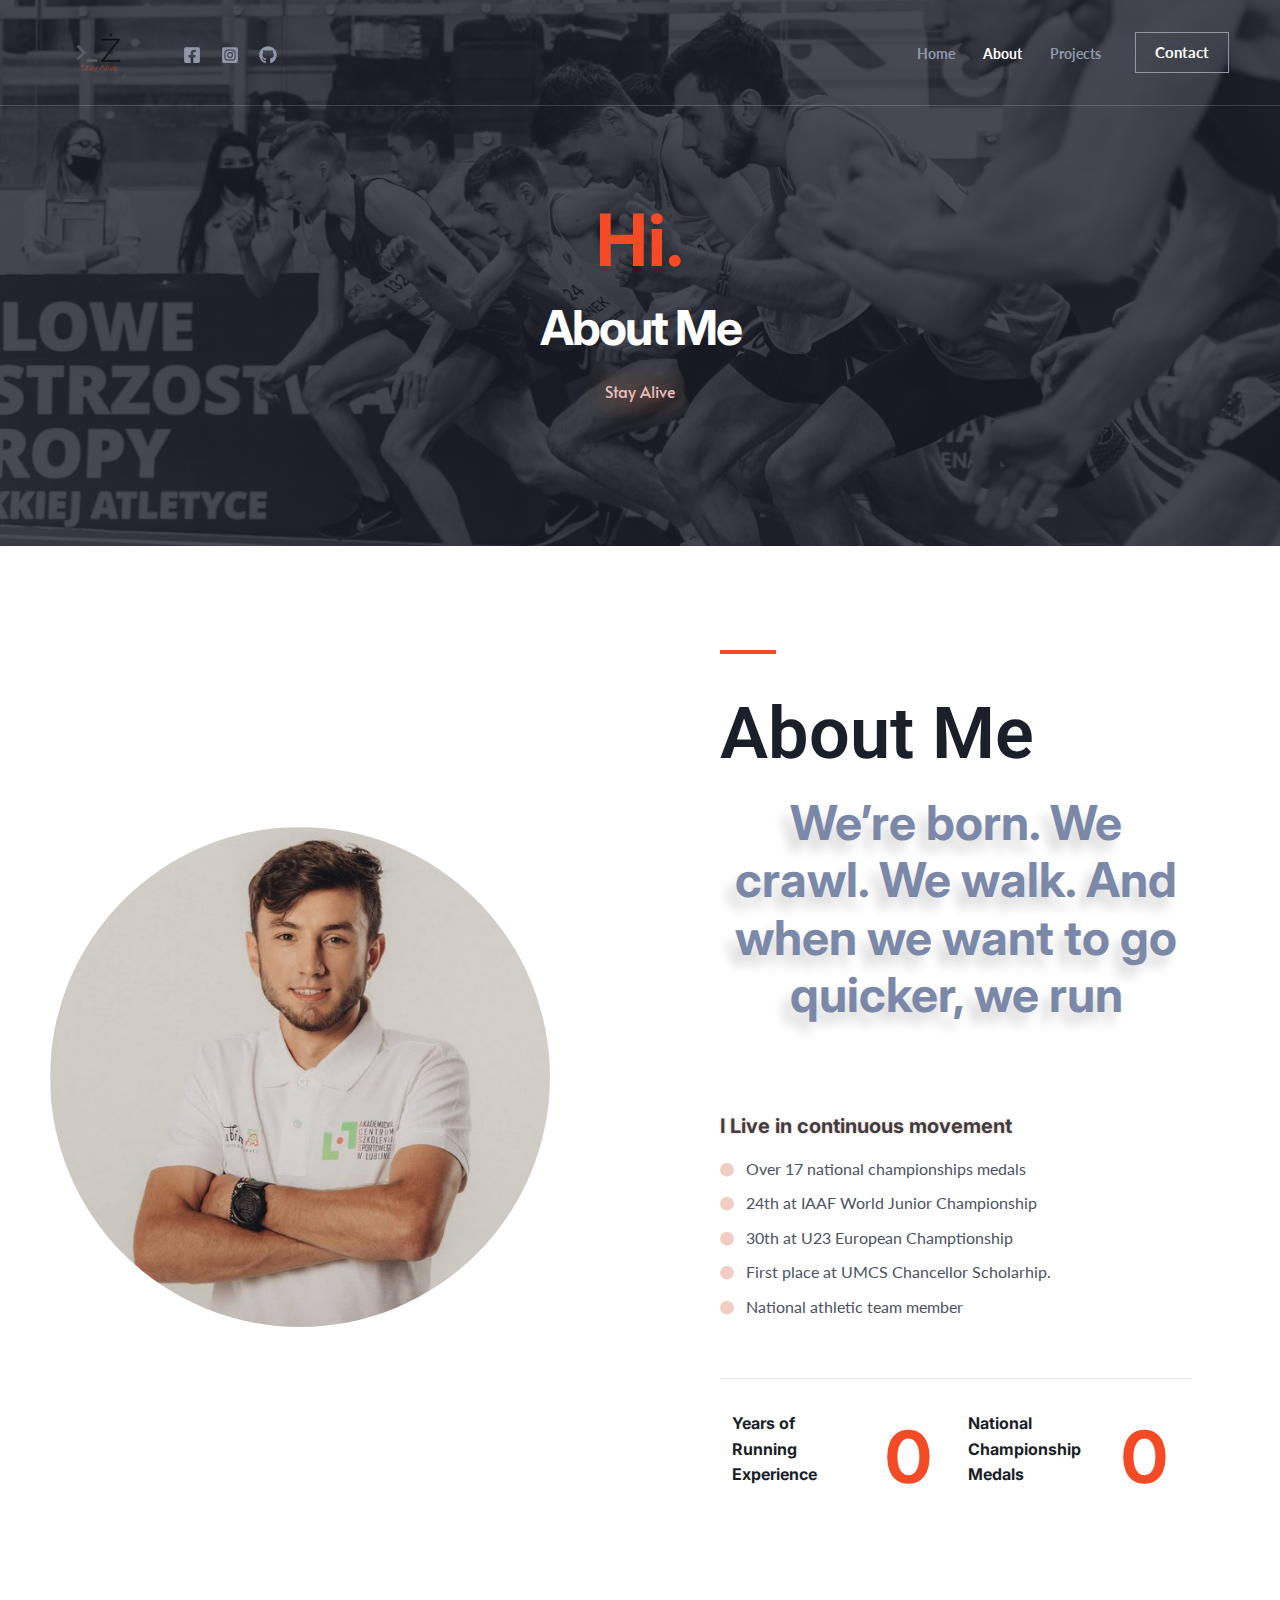
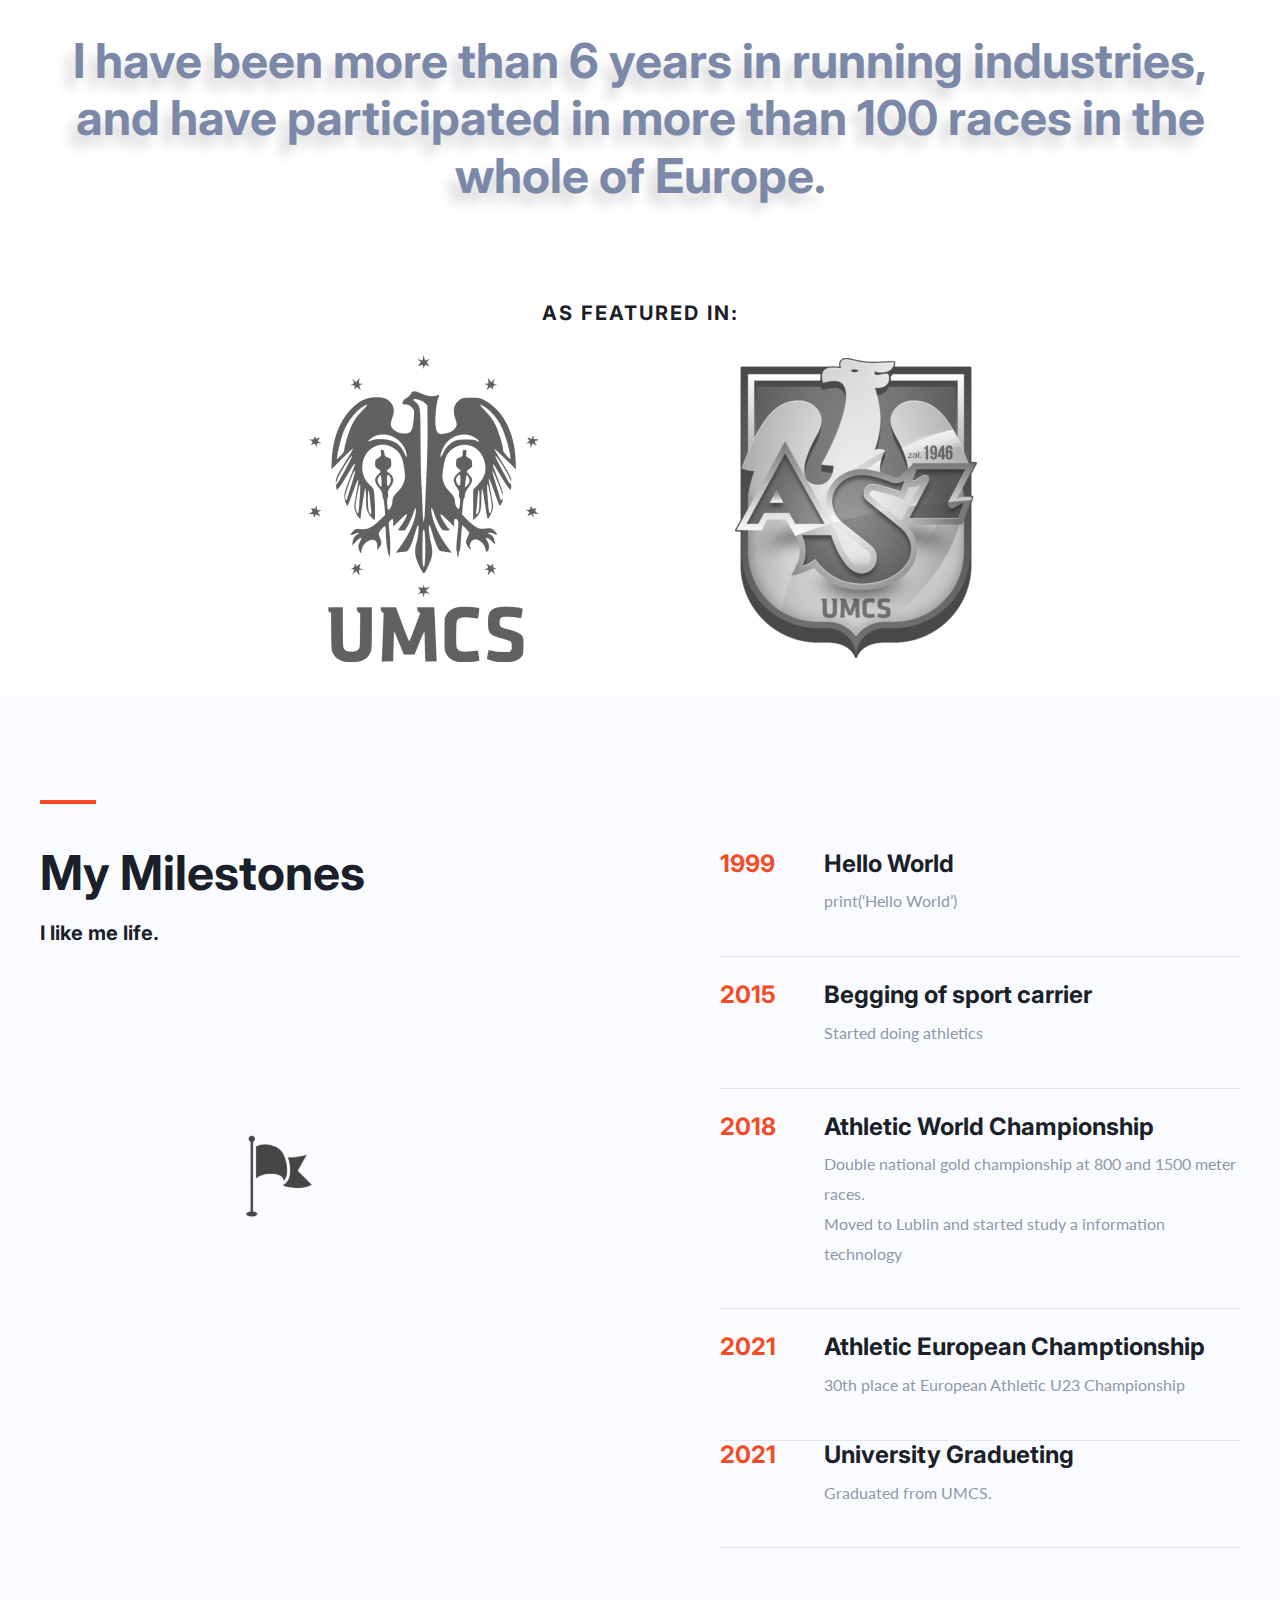
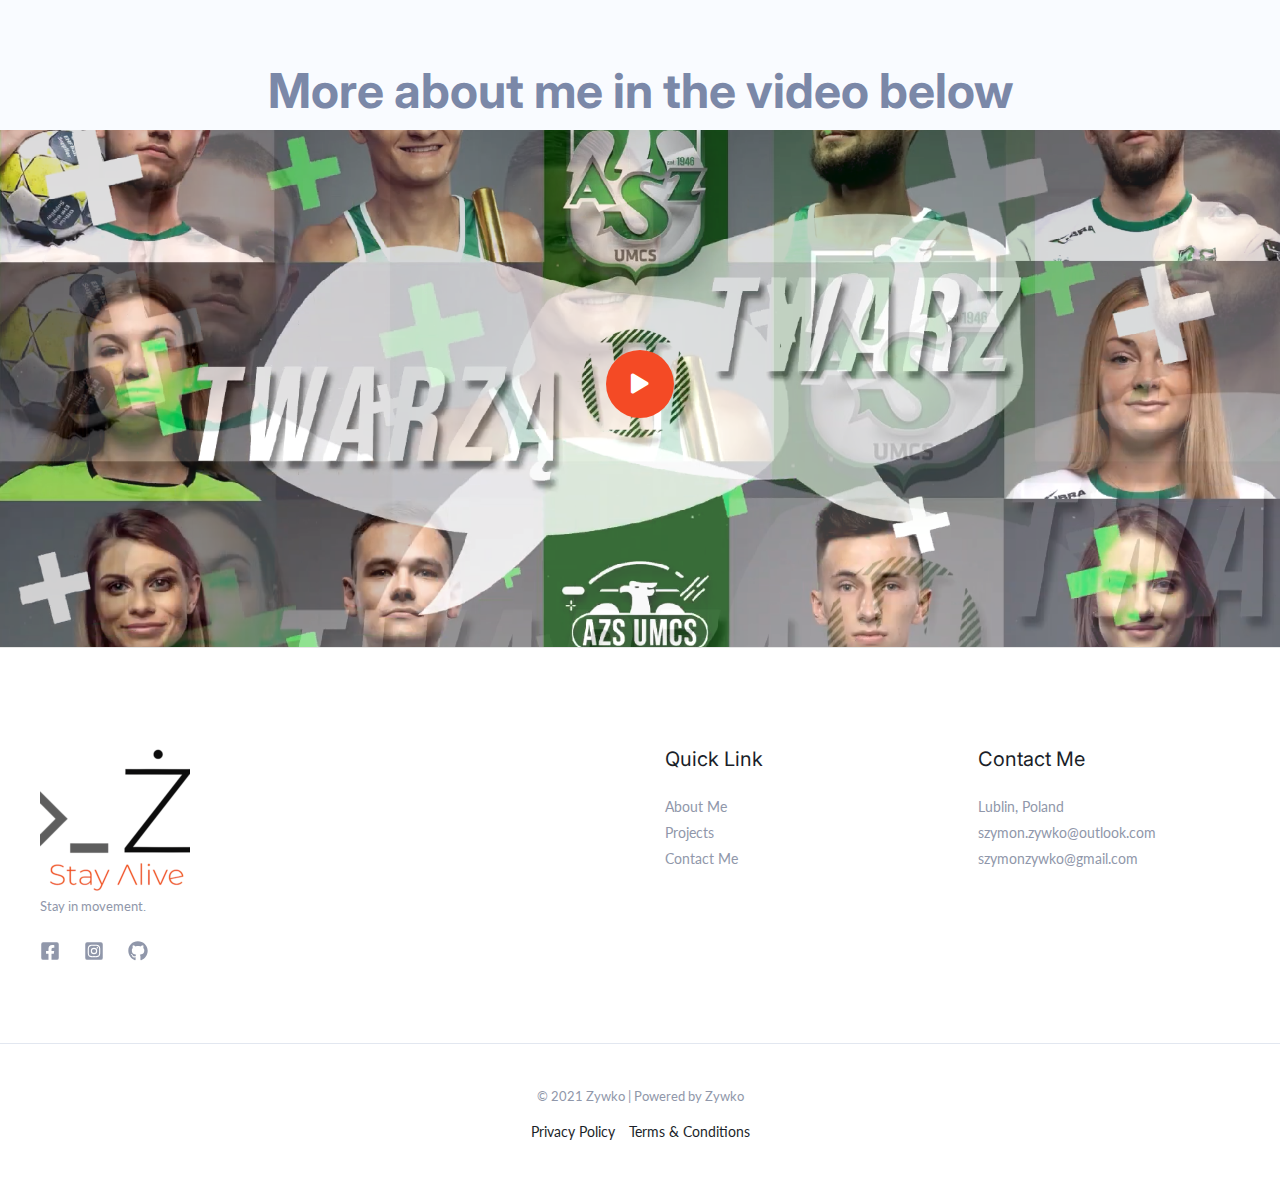
<file: about/index.html>
<!DOCTYPE html>
<html lang="en-US">
<head>
<meta charset="UTF-8">
<meta name="viewport" content="width=device-width, initial-scale=1">
<link rel="profile" href="https://gmpg.org/xfn/11">

<title>About &#8211; Zywko</title>
<meta name='robots' content='max-image-preview:large' />
<link rel='dns-prefetch' href='http://fonts.googleapis.com/' />
<link rel='dns-prefetch' href='http://s.w.org/' />
<link rel="alternate" type="application/rss+xml" title="Zywko &raquo; Feed" href="../feed/index.html" />
<link rel="alternate" type="application/rss+xml" title="Zywko &raquo; Comments Feed" href="../comments/feed/index.html" />
		<script>
			window._wpemojiSettings = {"baseUrl":"https:\/\/s.w.org\/images\/core\/emoji\/13.1.0\/72x72\/","ext":".png","svgUrl":"https:\/\/s.w.org\/images\/core\/emoji\/13.1.0\/svg\/","svgExt":".svg","source":{"concatemoji":"http:\/\/46.101.242.190\/wp-includes\/js\/wp-emoji-release.min.js?ver=5.8"}};
			!function(e,a,t){var n,r,o,i=a.createElement("canvas"),p=i.getContext&&i.getContext("2d");function s(e,t){var a=String.fromCharCode;p.clearRect(0,0,i.width,i.height),p.fillText(a.apply(this,e),0,0);e=i.toDataURL();return p.clearRect(0,0,i.width,i.height),p.fillText(a.apply(this,t),0,0),e===i.toDataURL()}function c(e){var t=a.createElement("script");t.src=e,t.defer=t.type="text/javascript",a.getElementsByTagName("head")[0].appendChild(t)}for(o=Array("flag","emoji"),t.supports={everything:!0,everythingExceptFlag:!0},r=0;r<o.length;r++)t.supports[o[r]]=function(e){if(!p||!p.fillText)return!1;switch(p.textBaseline="top",p.font="600 32px Arial",e){case"flag":return s([127987,65039,8205,9895,65039],[127987,65039,8203,9895,65039])?!1:!s([55356,56826,55356,56819],[55356,56826,8203,55356,56819])&&!s([55356,57332,56128,56423,56128,56418,56128,56421,56128,56430,56128,56423,56128,56447],[55356,57332,8203,56128,56423,8203,56128,56418,8203,56128,56421,8203,56128,56430,8203,56128,56423,8203,56128,56447]);case"emoji":return!s([10084,65039,8205,55357,56613],[10084,65039,8203,55357,56613])}return!1}(o[r]),t.supports.everything=t.supports.everything&&t.supports[o[r]],"flag"!==o[r]&&(t.supports.everythingExceptFlag=t.supports.everythingExceptFlag&&t.supports[o[r]]);t.supports.everythingExceptFlag=t.supports.everythingExceptFlag&&!t.supports.flag,t.DOMReady=!1,t.readyCallback=function(){t.DOMReady=!0},t.supports.everything||(n=function(){t.readyCallback()},a.addEventListener?(a.addEventListener("DOMContentLoaded",n,!1),e.addEventListener("load",n,!1)):(e.attachEvent("onload",n),a.attachEvent("onreadystatechange",function(){"complete"===a.readyState&&t.readyCallback()})),(n=t.source||{}).concatemoji?c(n.concatemoji):n.wpemoji&&n.twemoji&&(c(n.twemoji),c(n.wpemoji)))}(window,document,window._wpemojiSettings);
		</script>
		<style>
img.wp-smiley,
img.emoji {
	display: inline !important;
	border: none !important;
	box-shadow: none !important;
	height: 1em !important;
	width: 1em !important;
	margin: 0 .07em !important;
	vertical-align: -0.1em !important;
	background: none !important;
	padding: 0 !important;
}
</style>
	<link rel='stylesheet' id='astra-theme-css-css'  href='../wp-content/themes/astra/assets/css/minified/frontend.min.css%3Fver=3.6.8.css' media='all' />
<style id='astra-theme-css-inline-css'>
html{font-size:100%;}a,.page-title{color:#1b1f29;}a:hover,a:focus{color:#f44a25;}body,button,input,select,textarea,.ast-button,.ast-custom-button{font-family:'Lato',sans-serif;font-weight:400;font-size:16px;font-size:1rem;}blockquote{color:#454c5f;}p,.entry-content p{margin-bottom:1em;}h1,.entry-content h1,h2,.entry-content h2,h3,.entry-content h3,h4,.entry-content h4,h5,.entry-content h5,h6,.entry-content h6,.site-title,.site-title a{font-family:'Inter',sans-serif;font-weight:700;}.site-title{font-size:35px;font-size:2.1875rem;display:none;}header .custom-logo-link img{max-width:48px;}.astra-logo-svg{width:48px;}.ast-archive-description .ast-archive-title{font-size:40px;font-size:2.5rem;}.site-header .site-description{font-size:15px;font-size:0.9375rem;display:none;}.entry-title{font-size:40px;font-size:2.5rem;}h1,.entry-content h1{font-size:72px;font-size:4.5rem;font-family:'Inter',sans-serif;line-height:1.1;}h2,.entry-content h2{font-size:48px;font-size:3rem;font-family:'Inter',sans-serif;line-height:1.2;}h3,.entry-content h3{font-size:32px;font-size:2rem;font-family:'Inter',sans-serif;line-height:1.2;}h4,.entry-content h4{font-size:24px;font-size:1.5rem;line-height:1.2;}h5,.entry-content h5{font-size:20px;font-size:1.25rem;line-height:1.2;}h6,.entry-content h6{font-size:14px;font-size:0.875rem;line-height:1.2;}.ast-single-post .entry-title,.page-title{font-size:30px;font-size:1.875rem;}::selection{background-color:#f44a25;color:#ffffff;}body,h1,.entry-title a,.entry-content h1,h2,.entry-content h2,h3,.entry-content h3,h4,.entry-content h4,h5,.entry-content h5,h6,.entry-content h6{color:#9097aa;}.tagcloud a:hover,.tagcloud a:focus,.tagcloud a.current-item{color:#ffffff;border-color:#1b1f29;background-color:#1b1f29;}input:focus,input[type="text"]:focus,input[type="email"]:focus,input[type="url"]:focus,input[type="password"]:focus,input[type="reset"]:focus,input[type="search"]:focus,textarea:focus{border-color:#1b1f29;}input[type="radio"]:checked,input[type=reset],input[type="checkbox"]:checked,input[type="checkbox"]:hover:checked,input[type="checkbox"]:focus:checked,input[type=range]::-webkit-slider-thumb{border-color:#1b1f29;background-color:#1b1f29;box-shadow:none;}.site-footer a:hover + .post-count,.site-footer a:focus + .post-count{background:#1b1f29;border-color:#1b1f29;}.single .nav-links .nav-previous,.single .nav-links .nav-next{color:#1b1f29;}.entry-meta,.entry-meta *{line-height:1.45;color:#1b1f29;}.entry-meta a:hover,.entry-meta a:hover *,.entry-meta a:focus,.entry-meta a:focus *,.page-links > .page-link,.page-links .page-link:hover,.post-navigation a:hover{color:#f44a25;}.widget-title{font-size:22px;font-size:1.375rem;color:#9097aa;}#cat option,.secondary .calendar_wrap thead a,.secondary .calendar_wrap thead a:visited{color:#1b1f29;}.secondary .calendar_wrap #today,.ast-progress-val span{background:#1b1f29;}.secondary a:hover + .post-count,.secondary a:focus + .post-count{background:#1b1f29;border-color:#1b1f29;}.calendar_wrap #today > a{color:#ffffff;}.page-links .page-link,.single .post-navigation a{color:#1b1f29;}.ast-logo-title-inline .site-logo-img{padding-right:1em;}.site-logo-img img{ transition:all 0.2s linear;}.ast-page-builder-template .hentry {margin: 0;}.ast-page-builder-template .site-content > .ast-container {max-width: 100%;padding: 0;}.ast-page-builder-template .site-content #primary {padding: 0;margin: 0;}.ast-page-builder-template .no-results {text-align: center;margin: 4em auto;}.ast-page-builder-template .ast-pagination {padding: 2em;} .ast-page-builder-template .entry-header.ast-no-title.ast-no-thumbnail {margin-top: 0;}.ast-page-builder-template .entry-header.ast-header-without-markup {margin-top: 0;margin-bottom: 0;}.ast-page-builder-template .entry-header.ast-no-title.ast-no-meta {margin-bottom: 0;}.ast-page-builder-template.single .post-navigation {padding-bottom: 2em;}.ast-page-builder-template.single-post .site-content > .ast-container {max-width: 100%;}.ast-page-builder-template.single-post .site-content > .ast-container {max-width: 100%;}.ast-page-builder-template .entry-header {margin-top: 4em;margin-left: auto;margin-right: auto;padding-left: 20px;padding-right: 20px;}.ast-page-builder-template .ast-archive-description {margin-top: 4em;margin-left: auto;margin-right: auto;padding-left: 20px;padding-right: 20px;}.ast-page-builder-template.ast-no-sidebar .entry-content .alignwide {margin-left: 0;margin-right: 0;}.single.ast-page-builder-template .entry-header {padding-left: 20px;padding-right: 20px;}.ast-page-builder-template.ast-no-sidebar .entry-content .alignwide {margin-left: 0;margin-right: 0;}@media (max-width:921px){#ast-desktop-header{display:none;}}@media (min-width:921px){#ast-mobile-header{display:none;}}.wp-block-buttons.aligncenter{justify-content:center;}@media (min-width:1200px){.wp-block-group .has-background{padding:20px;}}@media (min-width:1200px){.ast-no-sidebar.ast-separate-container .entry-content .wp-block-group.alignwide,.ast-no-sidebar.ast-separate-container .entry-content .wp-block-cover.alignwide{margin-left:-20px;margin-right:-20px;padding-left:20px;padding-right:20px;}.ast-no-sidebar.ast-separate-container .entry-content .wp-block-cover.alignfull,.ast-no-sidebar.ast-separate-container .entry-content .wp-block-group.alignfull{margin-left:-6.67em;margin-right:-6.67em;padding-left:6.67em;padding-right:6.67em;}}@media (min-width:1200px){.wp-block-cover-image.alignwide .wp-block-cover__inner-container,.wp-block-cover.alignwide .wp-block-cover__inner-container,.wp-block-cover-image.alignfull .wp-block-cover__inner-container,.wp-block-cover.alignfull .wp-block-cover__inner-container{width:100%;}}.ast-plain-container.ast-no-sidebar #primary{margin-top:0;margin-bottom:0;}@media (max-width:921px){.ast-theme-transparent-header #primary,.ast-theme-transparent-header #secondary{padding:0;}}.wp-block-columns{margin-bottom:unset;}.wp-block-image.size-full{margin:2rem 0;}.wp-block-separator.has-background{padding:0;}.wp-block-gallery{margin-bottom:1.6em;}.wp-block-group{padding-top:4em;padding-bottom:4em;}.wp-block-group__inner-container .wp-block-columns:last-child,.wp-block-group__inner-container :last-child,.wp-block-table table{margin-bottom:0;}.blocks-gallery-grid{width:100%;}.wp-block-navigation-link__content{padding:5px 0;}.wp-block-group .wp-block-group .has-text-align-center,.wp-block-group .wp-block-column .has-text-align-center{max-width:100%;}.has-text-align-center{margin:0 auto;}@media (min-width:1200px){.wp-block-cover__inner-container,.alignwide .wp-block-group__inner-container,.alignfull .wp-block-group__inner-container{max-width:1200px;margin:0 auto;}.wp-block-group.alignnone,.wp-block-group.aligncenter,.wp-block-group.alignleft,.wp-block-group.alignright,.wp-block-group.alignwide,.wp-block-columns.alignwide{margin:2rem 0 1rem 0;}}@media (max-width:1200px){.wp-block-group{padding:3em;}.wp-block-group .wp-block-group{padding:1.5em;}.wp-block-columns,.wp-block-column{margin:1rem 0;}}@media (min-width:921px){.wp-block-columns .wp-block-group{padding:2em;}}@media (max-width:544px){.wp-block-cover-image .wp-block-cover__inner-container,.wp-block-cover .wp-block-cover__inner-container{width:unset;}.wp-block-cover,.wp-block-cover-image{padding:2em 0;}.wp-block-group,.wp-block-cover{padding:2em;}.wp-block-media-text__media img,.wp-block-media-text__media video{width:unset;max-width:100%;}.wp-block-media-text.has-background .wp-block-media-text__content{padding:1em;}}@media (max-width:921px){.ast-plain-container.ast-no-sidebar #primary{padding:0;}}@media (min-width:544px){.entry-content .wp-block-media-text.has-media-on-the-right .wp-block-media-text__content{padding:0 8% 0 0;}.entry-content .wp-block-media-text .wp-block-media-text__content{padding:0 0 0 8%;}.ast-plain-container .site-content .entry-content .has-custom-content-position.is-position-bottom-left > *,.ast-plain-container .site-content .entry-content .has-custom-content-position.is-position-bottom-right > *,.ast-plain-container .site-content .entry-content .has-custom-content-position.is-position-top-left > *,.ast-plain-container .site-content .entry-content .has-custom-content-position.is-position-top-right > *,.ast-plain-container .site-content .entry-content .has-custom-content-position.is-position-center-right > *,.ast-plain-container .site-content .entry-content .has-custom-content-position.is-position-center-left > *{margin:0;}}@media (max-width:544px){.entry-content .wp-block-media-text .wp-block-media-text__content{padding:8% 0;}.wp-block-media-text .wp-block-media-text__media img{width:auto;max-width:100%;}}@media (max-width:921px){.ast-separate-container .ast-article-post,.ast-separate-container .ast-article-single{padding:1.5em 2.14em;}.ast-separate-container #primary,.ast-separate-container #secondary{padding:1.5em 0;}#primary,#secondary{padding:1.5em 0;margin:0;}.ast-left-sidebar #content > .ast-container{display:flex;flex-direction:column-reverse;width:100%;}.ast-author-box img.avatar{margin:20px 0 0 0;}}@media (min-width:922px){.ast-separate-container.ast-right-sidebar #primary,.ast-separate-container.ast-left-sidebar #primary{border:0;}.search-no-results.ast-separate-container #primary{margin-bottom:4em;}}.elementor-button-wrapper .elementor-button{border-style:solid;text-decoration:none;border-top-width:1px;border-right-width:1px;border-left-width:1px;border-bottom-width:1px;}body .elementor-button.elementor-size-sm,body .elementor-button.elementor-size-xs,body .elementor-button.elementor-size-md,body .elementor-button.elementor-size-lg,body .elementor-button.elementor-size-xl,body .elementor-button{border-radius:0px;padding-top:15px;padding-right:19px;padding-bottom:15px;padding-left:19px;}@media (max-width:544px){.elementor-button-wrapper .elementor-button.elementor-size-sm,.elementor-button-wrapper .elementor-button.elementor-size-xs,.elementor-button-wrapper .elementor-button.elementor-size-md,.elementor-button-wrapper .elementor-button.elementor-size-lg,.elementor-button-wrapper .elementor-button.elementor-size-xl,.elementor-button-wrapper .elementor-button{padding-top:13px;padding-right:17px;padding-bottom:13px;padding-left:17px;}}.elementor-button-wrapper .elementor-button{border-color:#9097aa;background-color:rgba(0,0,0,0);}.elementor-button-wrapper .elementor-button:hover,.elementor-button-wrapper .elementor-button:focus{color:#1b1f29;background-color:#ffffff;border-color:#ffffff;}.wp-block-button .wp-block-button__link,.elementor-button-wrapper .elementor-button,.elementor-button-wrapper .elementor-button:visited{color:#ffffff;}.elementor-button-wrapper .elementor-button{font-family:'Lato',sans-serif;font-weight:700;line-height:1;}body .elementor-button.elementor-size-sm,body .elementor-button.elementor-size-xs,body .elementor-button.elementor-size-md,body .elementor-button.elementor-size-lg,body .elementor-button.elementor-size-xl,body .elementor-button{font-size:15px;font-size:0.9375rem;}.wp-block-button .wp-block-button__link:hover,.wp-block-button .wp-block-button__link:focus{color:#1b1f29;background-color:#ffffff;border-color:#ffffff;}.elementor-widget-heading h1.elementor-heading-title{line-height:1.1;}.elementor-widget-heading h2.elementor-heading-title{line-height:1.2;}.elementor-widget-heading h3.elementor-heading-title{line-height:1.2;}.elementor-widget-heading h4.elementor-heading-title{line-height:1.2;}.elementor-widget-heading h5.elementor-heading-title{line-height:1.2;}.elementor-widget-heading h6.elementor-heading-title{line-height:1.2;}.wp-block-button .wp-block-button__link{border-style:solid;border-top-width:1px;border-right-width:1px;border-left-width:1px;border-bottom-width:1px;border-color:#9097aa;background-color:rgba(0,0,0,0);color:#ffffff;font-family:'Lato',sans-serif;font-weight:700;line-height:1;font-size:15px;font-size:0.9375rem;border-radius:0px;padding-top:15px;padding-right:19px;padding-bottom:15px;padding-left:19px;}@media (max-width:921px){.wp-block-button .wp-block-button__link{font-size:14px;font-size:0.875rem;}}@media (max-width:544px){.wp-block-button .wp-block-button__link{font-size:13px;font-size:0.8125rem;padding-top:13px;padding-right:17px;padding-bottom:13px;padding-left:17px;}}.menu-toggle,button,.ast-button,.ast-custom-button,.button,input#submit,input[type="button"],input[type="submit"],input[type="reset"]{border-style:solid;border-top-width:1px;border-right-width:1px;border-left-width:1px;border-bottom-width:1px;color:#ffffff;border-color:#9097aa;background-color:rgba(0,0,0,0);border-radius:0px;padding-top:15px;padding-right:19px;padding-bottom:15px;padding-left:19px;font-family:'Lato',sans-serif;font-weight:700;font-size:15px;font-size:0.9375rem;line-height:1;}button:focus,.menu-toggle:hover,button:hover,.ast-button:hover,.ast-custom-button:hover .button:hover,.ast-custom-button:hover ,input[type=reset]:hover,input[type=reset]:focus,input#submit:hover,input#submit:focus,input[type="button"]:hover,input[type="button"]:focus,input[type="submit"]:hover,input[type="submit"]:focus{color:#1b1f29;background-color:#ffffff;border-color:#ffffff;}@media (min-width:544px){.ast-container{max-width:100%;}}@media (max-width:544px){.ast-separate-container .ast-article-post,.ast-separate-container .ast-article-single,.ast-separate-container .comments-title,.ast-separate-container .ast-archive-description{padding:1.5em 1em;}.ast-separate-container #content .ast-container{padding-left:0.54em;padding-right:0.54em;}.ast-separate-container .ast-comment-list li.depth-1{padding:1.5em 1em;margin-bottom:1.5em;}.ast-separate-container .ast-comment-list .bypostauthor{padding:.5em;}.ast-search-menu-icon.ast-dropdown-active .search-field{width:170px;}.menu-toggle,button,.ast-button,.button,input#submit,input[type="button"],input[type="submit"],input[type="reset"]{padding-top:13px;padding-right:17px;padding-bottom:13px;padding-left:17px;font-size:13px;font-size:0.8125rem;}}@media (max-width:921px){.menu-toggle,button,.ast-button,.button,input#submit,input[type="button"],input[type="submit"],input[type="reset"]{font-size:14px;font-size:0.875rem;}.ast-mobile-header-stack .main-header-bar .ast-search-menu-icon{display:inline-block;}.ast-header-break-point.ast-header-custom-item-outside .ast-mobile-header-stack .main-header-bar .ast-search-icon{margin:0;}.ast-comment-avatar-wrap img{max-width:2.5em;}.ast-separate-container .ast-comment-list li.depth-1{padding:1.5em 2.14em;}.ast-separate-container .comment-respond{padding:2em 2.14em;}.ast-comment-meta{padding:0 1.8888em 1.3333em;}}@media (max-width:921px){.ast-header-break-point .ast-search-menu-icon.slide-search .search-form{right:0;}.ast-header-break-point .ast-mobile-header-stack .ast-search-menu-icon.slide-search .search-form{right:-1em;}}body,.ast-separate-container{background-color:#ffffff;;background-image:none;;}@media (max-width:921px){.site-title{display:none;}.ast-archive-description .ast-archive-title{font-size:40px;}.site-header .site-description{display:none;}.entry-title{font-size:30px;}h1,.entry-content h1{font-size:48px;}h2,.entry-content h2{font-size:32px;}h3,.entry-content h3{font-size:28px;}h4,.entry-content h4{font-size:22px;font-size:1.375rem;}h5,.entry-content h5{font-size:18px;font-size:1.125rem;}.ast-single-post .entry-title,.page-title{font-size:30px;}.astra-logo-svg{width:48px;}header .custom-logo-link img,.ast-header-break-point .site-logo-img .custom-mobile-logo-link img{max-width:48px;}}@media (max-width:544px){.site-title{display:none;}.ast-archive-description .ast-archive-title{font-size:40px;}.site-header .site-description{display:none;}.entry-title{font-size:30px;}h1,.entry-content h1{font-size:32px;}h2,.entry-content h2{font-size:24px;}h3,.entry-content h3{font-size:22px;}h4,.entry-content h4{font-size:20px;font-size:1.25rem;}h5,.entry-content h5{font-size:16px;font-size:1rem;}h6,.entry-content h6{font-size:13px;font-size:0.8125rem;}.ast-single-post .entry-title,.page-title{font-size:30px;}.ast-header-break-point .site-branding img,.ast-header-break-point .custom-logo-link img{max-width:36px;}.astra-logo-svg{width:36px;}.ast-header-break-point .site-logo-img .custom-mobile-logo-link img{max-width:36px;}}@media (max-width:921px){html{font-size:91.2%;}}@media (max-width:544px){html{font-size:91.2%;}}@media (min-width:922px){.ast-container{max-width:1240px;}}@font-face {font-family: "Astra";src: url(../wp-content/themes/astra/assets/fonts/astra.woff) format("woff"),url(../wp-content/themes/astra/assets/fonts/astra.ttf) format("truetype"),url(../wp-content/themes/astra/assets/fonts/astra.svg) format("svg");font-weight: normal;font-style: normal;font-display: fallback;}@media (min-width:922px){.main-header-menu .sub-menu .menu-item.ast-left-align-sub-menu:hover > .sub-menu,.main-header-menu .sub-menu .menu-item.ast-left-align-sub-menu.focus > .sub-menu{margin-left:-0px;}}.ast-theme-transparent-header .ast-header-social-wrap .ast-social-color-type-custom .ast-builder-social-element svg{fill:#9097aa;}.ast-theme-transparent-header .ast-header-social-wrap .ast-social-color-type-custom .ast-builder-social-element:hover svg{fill:#ffffff;}.ast-theme-transparent-header .ast-header-social-wrap .ast-social-color-type-custom .ast-builder-social-element .social-item-label{color:#9097aa;}.ast-theme-transparent-header .ast-header-social-wrap .ast-social-color-type-custom .ast-builder-social-element:hover .social-item-label{color:#ffffff;}.ast-theme-transparent-header [CLASS*="ast-header-button-"] .ast-custom-button{color:#ffffff;}.ast-theme-transparent-header [CLASS*="ast-header-button-"] .ast-custom-button:hover{color:#1b1f29;background:#ffffff;}.ast-theme-transparent-header [data-section="section-header-mobile-trigger"] .ast-button-wrap .ast-mobile-menu-trigger-minimal{background:transparent;}.footer-widget-area[data-section^="section-fb-html-"] .ast-builder-html-element{text-align:center;}.astra-icon-down_arrow::after {content: "\e900";font-family: Astra;}.astra-icon-close::after {content: "\e5cd";font-family: Astra;}.astra-icon-drag_handle::after {content: "\e25d";font-family: Astra;}.astra-icon-format_align_justify::after {content: "\e235";font-family: Astra;}.astra-icon-menu::after {content: "\e5d2";font-family: Astra;}.astra-icon-reorder::after {content: "\e8fe";font-family: Astra;}.astra-icon-search::after {content: "\e8b6";font-family: Astra;}.astra-icon-zoom_in::after {content: "\e56b";font-family: Astra;}.astra-icon-check-circle::after {content: "\e901";font-family: Astra;}.astra-icon-shopping-cart::after {content: "\f07a";font-family: Astra;}.astra-icon-shopping-bag::after {content: "\f290";font-family: Astra;}.astra-icon-shopping-basket::after {content: "\f291";font-family: Astra;}.astra-icon-circle-o::after {content: "\e903";font-family: Astra;}.astra-icon-certificate::after {content: "\e902";font-family: Astra;}.ast-theme-transparent-header #masthead .site-logo-img .transparent-custom-logo .astra-logo-svg{width:48px;}.ast-theme-transparent-header #masthead .site-logo-img .transparent-custom-logo img{ max-width:48px;}@media (max-width:921px){.ast-theme-transparent-header #masthead .site-logo-img .transparent-custom-logo .astra-logo-svg{width:40px;}.ast-theme-transparent-header #masthead .site-logo-img .transparent-custom-logo img{ max-width:40px;}}@media (max-width:543px){.ast-theme-transparent-header #masthead .site-logo-img .transparent-custom-logo .astra-logo-svg{width:36px;}.ast-theme-transparent-header #masthead .site-logo-img .transparent-custom-logo img{ max-width:36px;}}@media (min-width:921px){.ast-theme-transparent-header #masthead{position:absolute;left:0;right:0;}.ast-theme-transparent-header .main-header-bar,.ast-theme-transparent-header.ast-header-break-point .main-header-bar{background:none;}body.elementor-editor-active.ast-theme-transparent-header #masthead,.fl-builder-edit .ast-theme-transparent-header #masthead,body.vc_editor.ast-theme-transparent-header #masthead,body.brz-ed.ast-theme-transparent-header #masthead{z-index:0;}.ast-header-break-point.ast-replace-site-logo-transparent.ast-theme-transparent-header .custom-mobile-logo-link{display:none;}.ast-header-break-point.ast-replace-site-logo-transparent.ast-theme-transparent-header .transparent-custom-logo{display:inline-block;}.ast-theme-transparent-header .ast-above-header,.ast-theme-transparent-header .ast-above-header.ast-above-header-bar{background-image:none;background-color:transparent;}.ast-theme-transparent-header .ast-below-header{background-image:none;background-color:transparent;}}.ast-theme-transparent-header .ast-builder-menu .main-header-menu,.ast-theme-transparent-header .ast-builder-menu .main-header-menu .menu-link,.ast-theme-transparent-header [CLASS*="ast-builder-menu-"] .main-header-menu .menu-item > .menu-link,.ast-theme-transparent-header .ast-masthead-custom-menu-items,.ast-theme-transparent-header .ast-masthead-custom-menu-items a,.ast-theme-transparent-header .ast-builder-menu .main-header-menu .menu-item > .ast-menu-toggle,.ast-theme-transparent-header .ast-builder-menu .main-header-menu .menu-item > .ast-menu-toggle,.ast-theme-transparent-header .ast-above-header-navigation a,.ast-header-break-point.ast-theme-transparent-header .ast-above-header-navigation a,.ast-header-break-point.ast-theme-transparent-header .ast-above-header-navigation > ul.ast-above-header-menu > .menu-item-has-children:not(.current-menu-item) > .ast-menu-toggle,.ast-theme-transparent-header .ast-below-header-menu,.ast-theme-transparent-header .ast-below-header-menu a,.ast-header-break-point.ast-theme-transparent-header .ast-below-header-menu a,.ast-header-break-point.ast-theme-transparent-header .ast-below-header-menu,.ast-theme-transparent-header .main-header-menu .menu-link{color:#9097aa;}.ast-theme-transparent-header .ast-builder-menu .main-header-menu .menu-item:hover > .menu-link,.ast-theme-transparent-header .ast-builder-menu .main-header-menu .menu-item:hover > .ast-menu-toggle,.ast-theme-transparent-header .ast-builder-menu .main-header-menu .ast-masthead-custom-menu-items a:hover,.ast-theme-transparent-header .ast-builder-menu .main-header-menu .focus > .menu-link,.ast-theme-transparent-header .ast-builder-menu .main-header-menu .focus > .ast-menu-toggle,.ast-theme-transparent-header .ast-builder-menu .main-header-menu .current-menu-item > .menu-link,.ast-theme-transparent-header .ast-builder-menu .main-header-menu .current-menu-ancestor > .menu-link,.ast-theme-transparent-header .ast-builder-menu .main-header-menu .current-menu-item > .ast-menu-toggle,.ast-theme-transparent-header .ast-builder-menu .main-header-menu .current-menu-ancestor > .ast-menu-toggle,.ast-theme-transparent-header [CLASS*="ast-builder-menu-"] .main-header-menu .current-menu-item > .menu-link,.ast-theme-transparent-header [CLASS*="ast-builder-menu-"] .main-header-menu .current-menu-ancestor > .menu-link,.ast-theme-transparent-header [CLASS*="ast-builder-menu-"] .main-header-menu .current-menu-item > .ast-menu-toggle,.ast-theme-transparent-header [CLASS*="ast-builder-menu-"] .main-header-menu .current-menu-ancestor > .ast-menu-toggle,.ast-theme-transparent-header .main-header-menu .menu-item:hover > .menu-link,.ast-theme-transparent-header .main-header-menu .current-menu-item > .menu-link,.ast-theme-transparent-header .main-header-menu .current-menu-ancestor > .menu-link{color:#ffffff;}@media (max-width:921px){.ast-theme-transparent-header #masthead{position:absolute;left:0;right:0;}.ast-theme-transparent-header .main-header-bar,.ast-theme-transparent-header.ast-header-break-point .main-header-bar{background:none;}body.elementor-editor-active.ast-theme-transparent-header #masthead,.fl-builder-edit .ast-theme-transparent-header #masthead,body.vc_editor.ast-theme-transparent-header #masthead,body.brz-ed.ast-theme-transparent-header #masthead{z-index:0;}.ast-header-break-point.ast-replace-site-logo-transparent.ast-theme-transparent-header .custom-mobile-logo-link{display:none;}.ast-header-break-point.ast-replace-site-logo-transparent.ast-theme-transparent-header .transparent-custom-logo{display:inline-block;}.ast-theme-transparent-header .ast-above-header,.ast-theme-transparent-header .ast-above-header.ast-above-header-bar{background-image:none;background-color:transparent;}.ast-theme-transparent-header .ast-below-header{background-image:none;background-color:transparent;}}.ast-theme-transparent-header #ast-desktop-header > [CLASS*="-header-wrap"]:nth-last-child(2) > [CLASS*="-header-bar"],.ast-theme-transparent-header.ast-header-break-point #ast-mobile-header > [CLASS*="-header-wrap"]:nth-last-child(2) > [CLASS*="-header-bar"]{border-bottom-width:1px;border-bottom-style:solid;border-bottom-color:rgba(255,255,255,0.16);}.ast-breadcrumbs .trail-browse,.ast-breadcrumbs .trail-items,.ast-breadcrumbs .trail-items li{display:inline-block;margin:0;padding:0;border:none;background:inherit;text-indent:0;}.ast-breadcrumbs .trail-browse{font-size:inherit;font-style:inherit;font-weight:inherit;color:inherit;}.ast-breadcrumbs .trail-items{list-style:none;}.trail-items li::after{padding:0 0.3em;content:"\00bb";}.trail-items li:last-of-type::after{display:none;}h1,.entry-content h1,h2,.entry-content h2,h3,.entry-content h3,h4,.entry-content h4,h5,.entry-content h5,h6,.entry-content h6{color:#1b1f29;}@media (max-width:921px){.ast-builder-grid-row-container.ast-builder-grid-row-tablet-3-firstrow .ast-builder-grid-row > *:first-child,.ast-builder-grid-row-container.ast-builder-grid-row-tablet-3-lastrow .ast-builder-grid-row > *:last-child{grid-column:1 / -1;}}@media (max-width:544px){.ast-builder-grid-row-container.ast-builder-grid-row-mobile-3-firstrow .ast-builder-grid-row > *:first-child,.ast-builder-grid-row-container.ast-builder-grid-row-mobile-3-lastrow .ast-builder-grid-row > *:last-child{grid-column:1 / -1;}}.ast-builder-layout-element .ast-site-identity{margin-left:24px;margin-right:24px;}@media (max-width:921px){.ast-builder-layout-element .ast-site-identity{margin-top:0px;margin-bottom:0px;margin-left:16px;margin-right:0px;}}@media (max-width:544px){.ast-builder-layout-element .ast-site-identity{margin-top:0px;margin-bottom:0px;margin-left:16px;margin-right:0px;}}.ast-builder-layout-element[data-section="title_tagline"]{display:flex;}@media (max-width:921px){.ast-header-break-point .ast-builder-layout-element[data-section="title_tagline"]{display:flex;}}@media (max-width:544px){.ast-header-break-point .ast-builder-layout-element[data-section="title_tagline"]{display:flex;}}[data-section*="section-hb-button-"] .menu-link{display:none;}.ast-header-button-1 .ast-custom-button{color:#1b1f29;border-color:#9097aa;border-top-width:1px;border-bottom-width:1px;border-left-width:1px;border-right-width:1px;}.ast-header-button-1 .ast-custom-button:hover{color:#ffffff;background:#1b1f29;border-color:#1b1f29;}.ast-header-button-1[data-section*="section-hb-button-"] .ast-builder-button-wrap .ast-custom-button{padding-top:12px;padding-bottom:12px;}.ast-header-button-1[data-section="section-hb-button-1"]{display:flex;}@media (max-width:921px){.ast-header-break-point .ast-header-button-1[data-section="section-hb-button-1"]{display:flex;}}@media (max-width:544px){.ast-header-break-point .ast-header-button-1[data-section="section-hb-button-1"]{display:flex;}}.ast-builder-menu-1{font-family:inherit;font-weight:700;}.ast-builder-menu-1 .menu-item > .menu-link{line-height:1;font-size:14px;font-size:0.875rem;color:#9097aa;}.ast-builder-menu-1 .menu-item > .ast-menu-toggle{color:#9097aa;}.ast-builder-menu-1 .menu-item:hover > .menu-link,.ast-builder-menu-1 .inline-on-mobile .menu-item:hover > .ast-menu-toggle{color:#1b1f29;}.ast-builder-menu-1 .menu-item:hover > .ast-menu-toggle{color:#1b1f29;}.ast-builder-menu-1 .menu-item.current-menu-item > .menu-link,.ast-builder-menu-1 .inline-on-mobile .menu-item.current-menu-item > .ast-menu-toggle,.ast-builder-menu-1 .current-menu-ancestor > .menu-link{color:#1b1f29;}.ast-builder-menu-1 .menu-item.current-menu-item > .ast-menu-toggle{color:#1b1f29;}.ast-builder-menu-1 .sub-menu,.ast-builder-menu-1 .inline-on-mobile .sub-menu{border-top-width:2px;border-bottom-width:0;border-right-width:0;border-left-width:0;border-color:#f44a25;border-style:solid;border-radius:0;}.ast-builder-menu-1 .main-header-menu > .menu-item > .sub-menu,.ast-builder-menu-1 .main-header-menu > .menu-item > .astra-full-megamenu-wrapper{margin-top:0;}.ast-desktop .ast-builder-menu-1 .main-header-menu > .menu-item > .sub-menu:before,.ast-desktop .ast-builder-menu-1 .main-header-menu > .menu-item > .astra-full-megamenu-wrapper:before{height:calc( 0px + 5px );}.ast-desktop .ast-builder-menu-1 .menu-item .sub-menu .menu-link{border-style:none;}@media (max-width:921px){.ast-header-break-point .ast-builder-menu-1 .menu-item.menu-item-has-children > .ast-menu-toggle{top:0;}.ast-builder-menu-1 .menu-item-has-children > .menu-link:after{content:unset;}}@media (max-width:544px){.ast-header-break-point .ast-builder-menu-1 .menu-item.menu-item-has-children > .ast-menu-toggle{top:0;}}.ast-builder-menu-1{display:flex;}@media (max-width:921px){.ast-header-break-point .ast-builder-menu-1{display:flex;}}@media (max-width:544px){.ast-header-break-point .ast-builder-menu-1{display:flex;}}.main-header-bar .main-header-bar-navigation .ast-search-icon {display: block;z-index: 4;position: relative;}.ast-search-icon {z-index: 4;position: relative;line-height: normal;}.main-header-bar .ast-search-menu-icon .search-form {background-color: #ffffff;}.ast-search-menu-icon.ast-dropdown-active.slide-search .search-form {visibility: visible;opacity: 1;}.ast-search-menu-icon .search-form {border: 1px solid #e7e7e7;line-height: normal;padding: 0 3em 0 0;border-radius: 2px;display: inline-block;-webkit-backface-visibility: hidden;backface-visibility: hidden;position: relative;color: inherit;background-color: #fff;}.ast-search-menu-icon .astra-search-icon {-js-display: flex;display: flex;line-height: normal;}.ast-search-menu-icon .astra-search-icon:focus {outline: none;}.ast-search-menu-icon .search-field {border: none;background-color: transparent;transition: width .2s;border-radius: inherit;color: inherit;font-size: inherit;width: 0;color: #757575;}.ast-search-menu-icon .search-submit {display: none;background: none;border: none;font-size: 1.3em;color: #757575;}.ast-search-menu-icon.ast-dropdown-active {visibility: visible;opacity: 1;position: relative;}.ast-search-menu-icon.ast-dropdown-active .search-field {width: 235px;}.ast-header-search .ast-search-menu-icon.slide-search .search-form,.ast-header-search .ast-search-menu-icon.ast-inline-search .search-form {-js-display: flex;display: flex;align-items: center;}.ast-search-menu-icon.ast-inline-search .search-field {width : 100%;padding : 0.60em;padding-right : 5.5em;}.site-header-section-left .ast-search-menu-icon.slide-search .search-form {padding-left: 3em;padding-right: unset;left: -1em;right: unset;}.site-header-section-left .ast-search-menu-icon.slide-search .search-form .search-field {margin-right: unset;margin-left: 10px;}.ast-search-menu-icon.slide-search .search-form {-webkit-backface-visibility: visible;backface-visibility: visible;visibility: hidden;opacity: 0;transition: all .2s;position: absolute;z-index: 3;right: -1em;top: 50%;transform: translateY(-50%);}.ast-header-search .ast-search-menu-icon .search-form .search-field:-ms-input-placeholder,.ast-header-search .ast-search-menu-icon .search-form .search-field:-ms-input-placeholder{opacity:0.5;}.ast-header-search .ast-search-menu-icon.slide-search .search-form,.ast-header-search .ast-search-menu-icon.ast-inline-search .search-form{-js-display:flex;display:flex;align-items:center;}.ast-builder-layout-element.ast-header-search{height:auto;}.ast-header-search .astra-search-icon{font-size:18px;}.ast-header-search .ast-search-menu-icon.ast-dropdown-active .search-field{margin-right:8px;}@media (max-width:921px){.ast-header-search .astra-search-icon{font-size:18px;}.ast-header-search .ast-search-menu-icon.ast-dropdown-active .search-field{margin-right:8px;}}@media (max-width:544px){.ast-header-search .astra-search-icon{font-size:18px;}.ast-header-search .ast-search-menu-icon.ast-dropdown-active .search-field{margin-right:8px;}}.ast-header-search{display:flex;}@media (max-width:921px){.ast-header-break-point .ast-header-search{display:flex;}}@media (max-width:544px){.ast-header-break-point .ast-header-search{display:flex;}}.ast-builder-social-element:hover {color: #0274be;}.ast-social-stack-desktop .ast-builder-social-element,.ast-social-stack-tablet .ast-builder-social-element,.ast-social-stack-mobile .ast-builder-social-element {margin-top: 6px;margin-bottom: 6px;}.ast-social-color-type-official .ast-builder-social-element,.ast-social-color-type-official .social-item-label {color: var(--color);background-color: var(--background-color);}.header-social-inner-wrap.ast-social-color-type-official .ast-builder-social-element svg,.footer-social-inner-wrap.ast-social-color-type-official .ast-builder-social-element svg {fill: currentColor;}.social-show-label-true .ast-builder-social-element {width: auto;padding: 0 0.4em;}[data-section^="section-fb-social-icons-"] .footer-social-inner-wrap {text-align: center;}.ast-footer-social-wrap {width: 100%;}.ast-footer-social-wrap .ast-builder-social-element:first-child {margin-left: 0;}.ast-footer-social-wrap .ast-builder-social-element:last-child {margin-right: 0;}.ast-header-social-wrap .ast-builder-social-element:first-child {margin-left: 0;}.ast-header-social-wrap .ast-builder-social-element:last-child {margin-right: 0;}.ast-builder-social-element {line-height: 1;color: #3a3a3a;background: transparent;vertical-align: middle;transition: all 0.01s;margin-left: 6px;margin-right: 6px;justify-content: center;align-items: center;}.ast-builder-social-element {line-height: 1;color: #3a3a3a;background: transparent;vertical-align: middle;transition: all 0.01s;margin-left: 6px;margin-right: 6px;justify-content: center;align-items: center;}.ast-builder-social-element .social-item-label {padding-left: 6px;}.ast-header-social-1-wrap .ast-builder-social-element{margin-left:10px;margin-right:10px;padding:0;}.ast-header-social-1-wrap .ast-builder-social-element svg{width:18px;height:18px;}.ast-header-social-1-wrap .ast-social-icon-image-wrap{margin:0;}.ast-builder-layout-element[data-section="section-hb-social-icons-1"]{display:flex;}@media (max-width:921px){.ast-header-break-point .ast-builder-layout-element[data-section="section-hb-social-icons-1"]{display:flex;}}@media (max-width:544px){.ast-header-break-point .ast-builder-layout-element[data-section="section-hb-social-icons-1"]{display:flex;}}.site-below-footer-wrap{padding-top:20px;padding-bottom:20px;}.site-below-footer-wrap[data-section="section-below-footer-builder"]{background-color:#ffffff;;background-image:none;;min-height:80px;border-style:solid;border-width:0px;border-top-width:1px;border-top-color:#e2e7f0;}.site-below-footer-wrap[data-section="section-below-footer-builder"] .ast-builder-grid-row{max-width:1200px;margin-left:auto;margin-right:auto;}.site-below-footer-wrap[data-section="section-below-footer-builder"] .ast-builder-grid-row,.site-below-footer-wrap[data-section="section-below-footer-builder"] .site-footer-section{align-items:flex-start;}.site-below-footer-wrap[data-section="section-below-footer-builder"].ast-footer-row-inline .site-footer-section{display:flex;margin-bottom:0;}.ast-builder-grid-row-full .ast-builder-grid-row{grid-template-columns:1fr;}@media (max-width:921px){.site-below-footer-wrap[data-section="section-below-footer-builder"].ast-footer-row-tablet-inline .site-footer-section{display:flex;margin-bottom:0;}.site-below-footer-wrap[data-section="section-below-footer-builder"].ast-footer-row-tablet-stack .site-footer-section{display:block;margin-bottom:10px;}.ast-builder-grid-row-container.ast-builder-grid-row-tablet-full .ast-builder-grid-row{grid-template-columns:1fr;}}@media (max-width:544px){.site-below-footer-wrap[data-section="section-below-footer-builder"].ast-footer-row-mobile-inline .site-footer-section{display:flex;margin-bottom:0;}.site-below-footer-wrap[data-section="section-below-footer-builder"].ast-footer-row-mobile-stack .site-footer-section{display:block;margin-bottom:10px;}.ast-builder-grid-row-container.ast-builder-grid-row-mobile-full .ast-builder-grid-row{grid-template-columns:1fr;}}.site-below-footer-wrap[data-section="section-below-footer-builder"]{padding-top:40px;padding-bottom:40px;padding-left:40px;padding-right:40px;}@media (max-width:921px){.site-below-footer-wrap[data-section="section-below-footer-builder"]{padding-top:24px;padding-bottom:24px;padding-left:24px;padding-right:24px;}}@media (max-width:544px){.site-below-footer-wrap[data-section="section-below-footer-builder"]{padding-top:40px;padding-bottom:32px;}}.site-below-footer-wrap[data-section="section-below-footer-builder"]{display:grid;}@media (max-width:921px){.ast-header-break-point .site-below-footer-wrap[data-section="section-below-footer-builder"]{display:grid;}}@media (max-width:544px){.ast-header-break-point .site-below-footer-wrap[data-section="section-below-footer-builder"]{display:grid;}}.ast-builder-html-element img.alignnone{display:inline-block;}.ast-builder-html-element p:first-child{margin-top:0;}.ast-builder-html-element p:last-child{margin-bottom:0;}.ast-header-break-point .main-header-bar .ast-builder-html-element{line-height:1.85714285714286;}.footer-widget-area[data-section="section-fb-html-2"] .ast-builder-html-element{font-size:13px;font-size:0.8125rem;}.footer-widget-area[data-section="section-fb-html-2"]{margin-bottom:16px;}.footer-widget-area[data-section="section-fb-html-2"]{font-size:13px;font-size:0.8125rem;}.footer-widget-area[data-section="section-fb-html-2"]{display:block;}@media (max-width:921px){.ast-header-break-point .footer-widget-area[data-section="section-fb-html-2"]{display:block;}}@media (max-width:544px){.ast-header-break-point .footer-widget-area[data-section="section-fb-html-2"]{display:block;}}.footer-widget-area[data-section="section-fb-html-2"] .ast-builder-html-element{text-align:left;}@media (max-width:921px){.footer-widget-area[data-section="section-fb-html-2"] .ast-builder-html-element{text-align:left;}}@media (max-width:544px){.footer-widget-area[data-section="section-fb-html-2"] .ast-builder-html-element{text-align:center;}}.ast-footer-copyright{text-align:center;}.ast-footer-copyright {color:#9097aa;}@media (max-width:921px){.ast-footer-copyright{text-align:center;}}@media (max-width:544px){.ast-footer-copyright{text-align:center;}}.ast-footer-copyright {font-size:13px;font-size:0.8125rem;}@media (max-width:921px){.ast-footer-copyright {font-size:13px;font-size:0.8125rem;}}.ast-footer-copyright.ast-builder-layout-element{display:flex;}@media (max-width:921px){.ast-header-break-point .ast-footer-copyright.ast-builder-layout-element{display:flex;}}@media (max-width:544px){.ast-header-break-point .ast-footer-copyright.ast-builder-layout-element{display:flex;}}.ast-builder-social-element:hover {color: #0274be;}.ast-social-stack-desktop .ast-builder-social-element,.ast-social-stack-tablet .ast-builder-social-element,.ast-social-stack-mobile .ast-builder-social-element {margin-top: 6px;margin-bottom: 6px;}.ast-social-color-type-official .ast-builder-social-element,.ast-social-color-type-official .social-item-label {color: var(--color);background-color: var(--background-color);}.header-social-inner-wrap.ast-social-color-type-official .ast-builder-social-element svg,.footer-social-inner-wrap.ast-social-color-type-official .ast-builder-social-element svg {fill: currentColor;}.social-show-label-true .ast-builder-social-element {width: auto;padding: 0 0.4em;}[data-section^="section-fb-social-icons-"] .footer-social-inner-wrap {text-align: center;}.ast-footer-social-wrap {width: 100%;}.ast-footer-social-wrap .ast-builder-social-element:first-child {margin-left: 0;}.ast-footer-social-wrap .ast-builder-social-element:last-child {margin-right: 0;}.ast-header-social-wrap .ast-builder-social-element:first-child {margin-left: 0;}.ast-header-social-wrap .ast-builder-social-element:last-child {margin-right: 0;}.ast-builder-social-element {line-height: 1;color: #3a3a3a;background: transparent;vertical-align: middle;transition: all 0.01s;margin-left: 6px;margin-right: 6px;justify-content: center;align-items: center;}.ast-builder-social-element {line-height: 1;color: #3a3a3a;background: transparent;vertical-align: middle;transition: all 0.01s;margin-left: 6px;margin-right: 6px;justify-content: center;align-items: center;}.ast-builder-social-element .social-item-label {padding-left: 6px;}.ast-footer-social-1-wrap .ast-builder-social-element{margin-left:12px;margin-right:12px;padding:0;}.ast-footer-social-1-wrap .ast-builder-social-element svg{width:20px;height:20px;}.ast-footer-social-1-wrap .ast-social-icon-image-wrap{margin:0;}.ast-footer-social-1-wrap .ast-social-color-type-custom svg{fill:#9097aa;}.ast-footer-social-1-wrap .ast-social-color-type-custom .ast-builder-social-element:hover{color:#1b1f29;}.ast-footer-social-1-wrap .ast-social-color-type-custom .ast-builder-social-element:hover svg{fill:#1b1f29;}.ast-footer-social-1-wrap .ast-social-color-type-custom .social-item-label{color:#9097aa;}.ast-footer-social-1-wrap .ast-builder-social-element:hover .social-item-label{color:#1b1f29;}[data-section="section-fb-social-icons-1"] .footer-social-inner-wrap{text-align:left;}@media (max-width:921px){[data-section="section-fb-social-icons-1"] .footer-social-inner-wrap{text-align:left;}}@media (max-width:544px){[data-section="section-fb-social-icons-1"] .footer-social-inner-wrap{text-align:center;}}.ast-builder-layout-element[data-section="section-fb-social-icons-1"]{display:flex;}@media (max-width:921px){.ast-header-break-point .ast-builder-layout-element[data-section="section-fb-social-icons-1"]{display:flex;}}@media (max-width:544px){.ast-header-break-point .ast-builder-layout-element[data-section="section-fb-social-icons-1"]{display:flex;}}.site-primary-footer-wrap{padding-top:45px;padding-bottom:45px;}.site-primary-footer-wrap[data-section="section-primary-footer-builder"]{background-color:#ffffff;;background-image:none;;border-style:solid;border-width:0px;border-top-width:1px;border-top-color:#e6e6e6;}.site-primary-footer-wrap[data-section="section-primary-footer-builder"] .ast-builder-grid-row{max-width:1200px;margin-left:auto;margin-right:auto;}.site-primary-footer-wrap[data-section="section-primary-footer-builder"] .ast-builder-grid-row,.site-primary-footer-wrap[data-section="section-primary-footer-builder"] .site-footer-section{align-items:flex-start;}.site-primary-footer-wrap[data-section="section-primary-footer-builder"].ast-footer-row-inline .site-footer-section{display:flex;margin-bottom:0;}.ast-builder-grid-row-4-equal .ast-builder-grid-row{grid-template-columns:repeat( 4,1fr );}@media (max-width:921px){.site-primary-footer-wrap[data-section="section-primary-footer-builder"].ast-footer-row-tablet-inline .site-footer-section{display:flex;margin-bottom:0;}.site-primary-footer-wrap[data-section="section-primary-footer-builder"].ast-footer-row-tablet-stack .site-footer-section{display:block;margin-bottom:10px;}.ast-builder-grid-row-container.ast-builder-grid-row-tablet-2-equal .ast-builder-grid-row{grid-template-columns:repeat( 2,1fr );}}@media (max-width:544px){.site-primary-footer-wrap[data-section="section-primary-footer-builder"].ast-footer-row-mobile-inline .site-footer-section{display:flex;margin-bottom:0;}.site-primary-footer-wrap[data-section="section-primary-footer-builder"].ast-footer-row-mobile-stack .site-footer-section{display:block;margin-bottom:10px;}.ast-builder-grid-row-container.ast-builder-grid-row-mobile-full .ast-builder-grid-row{grid-template-columns:1fr;}}.site-primary-footer-wrap[data-section="section-primary-footer-builder"]{padding-top:96px;padding-bottom:80px;padding-left:40px;padding-right:40px;}@media (max-width:921px){.site-primary-footer-wrap[data-section="section-primary-footer-builder"]{padding-top:80px;padding-bottom:64px;padding-left:40px;padding-right:40px;}}@media (max-width:544px){.site-primary-footer-wrap[data-section="section-primary-footer-builder"]{padding-top:64px;padding-bottom:48px;padding-left:24px;padding-right:24px;}}.site-primary-footer-wrap[data-section="section-primary-footer-builder"]{display:grid;}@media (max-width:921px){.ast-header-break-point .site-primary-footer-wrap[data-section="section-primary-footer-builder"]{display:grid;}}@media (max-width:544px){.ast-header-break-point .site-primary-footer-wrap[data-section="section-primary-footer-builder"]{display:grid;}}.footer-widget-area[data-section="sidebar-widgets-footer-widget-2"] .footer-widget-area-inner{text-align:left;}@media (max-width:921px){.footer-widget-area[data-section="sidebar-widgets-footer-widget-2"] .footer-widget-area-inner{text-align:left;}}@media (max-width:544px){.footer-widget-area[data-section="sidebar-widgets-footer-widget-2"] .footer-widget-area-inner{text-align:center;}}.footer-widget-area[data-section="sidebar-widgets-footer-widget-2"] .footer-widget-area-inner{color:#9097aa;font-size:14px;font-size:0.875rem;}.footer-widget-area[data-section="sidebar-widgets-footer-widget-2"] .widget-title{color:#1b1f29;font-size:20px;font-size:1.25rem;}.footer-widget-area[data-section="sidebar-widgets-footer-widget-2"]{display:block;}@media (max-width:921px){.ast-header-break-point .footer-widget-area[data-section="sidebar-widgets-footer-widget-2"]{display:block;}}@media (max-width:544px){.ast-header-break-point .footer-widget-area[data-section="sidebar-widgets-footer-widget-2"]{display:block;}}.footer-widget-area[data-section="sidebar-widgets-footer-widget-4"] .footer-widget-area-inner{color:#9097aa;font-size:14px;font-size:0.875rem;}.footer-widget-area[data-section="sidebar-widgets-footer-widget-4"] .footer-widget-area-inner a{color:#9097aa;}.footer-widget-area[data-section="sidebar-widgets-footer-widget-4"] .footer-widget-area-inner a:hover{color:#1b1f29;}.footer-widget-area[data-section="sidebar-widgets-footer-widget-4"] .widget-title{color:#1b1f29;font-size:20px;font-size:1.25rem;}.footer-widget-area[data-section="sidebar-widgets-footer-widget-4"]{display:block;}@media (max-width:921px){.ast-header-break-point .footer-widget-area[data-section="sidebar-widgets-footer-widget-4"]{display:block;}}@media (max-width:544px){.ast-header-break-point .footer-widget-area[data-section="sidebar-widgets-footer-widget-4"]{display:block;}}.footer-widget-area[data-section="sidebar-widgets-footer-widget-4"] .footer-widget-area-inner{text-align:left;}@media (max-width:921px){.footer-widget-area[data-section="sidebar-widgets-footer-widget-4"] .footer-widget-area-inner{text-align:left;}}@media (max-width:544px){.footer-widget-area[data-section="sidebar-widgets-footer-widget-4"] .footer-widget-area-inner{text-align:center;}}.footer-widget-area[data-section="sidebar-widgets-footer-widget-2"] .footer-widget-area-inner{color:#9097aa;font-size:14px;font-size:0.875rem;}.footer-widget-area[data-section="sidebar-widgets-footer-widget-2"] .widget-title{color:#1b1f29;font-size:20px;font-size:1.25rem;}.footer-widget-area[data-section="sidebar-widgets-footer-widget-2"]{display:block;}@media (max-width:921px){.ast-header-break-point .footer-widget-area[data-section="sidebar-widgets-footer-widget-2"]{display:block;}}@media (max-width:544px){.ast-header-break-point .footer-widget-area[data-section="sidebar-widgets-footer-widget-2"]{display:block;}}.footer-widget-area[data-section="sidebar-widgets-footer-widget-4"] .footer-widget-area-inner{color:#9097aa;font-size:14px;font-size:0.875rem;}.footer-widget-area[data-section="sidebar-widgets-footer-widget-4"] .footer-widget-area-inner a{color:#9097aa;}.footer-widget-area[data-section="sidebar-widgets-footer-widget-4"] .footer-widget-area-inner a:hover{color:#1b1f29;}.footer-widget-area[data-section="sidebar-widgets-footer-widget-4"] .widget-title{color:#1b1f29;font-size:20px;font-size:1.25rem;}.footer-widget-area[data-section="sidebar-widgets-footer-widget-4"]{display:block;}@media (max-width:921px){.ast-header-break-point .footer-widget-area[data-section="sidebar-widgets-footer-widget-4"]{display:block;}}@media (max-width:544px){.ast-header-break-point .footer-widget-area[data-section="sidebar-widgets-footer-widget-4"]{display:block;}}.elementor-widget-heading .elementor-heading-title{margin:0;}.elementor-post.elementor-grid-item.hentry{margin-bottom:0;}.woocommerce div.product .elementor-element.elementor-products-grid .related.products ul.products li.product,.elementor-element .elementor-wc-products .woocommerce[class*='columns-'] ul.products li.product{width:auto;margin:0;float:none;}.ast-left-sidebar .elementor-section.elementor-section-stretched,.ast-right-sidebar .elementor-section.elementor-section-stretched{max-width:100%;left:0 !important;}.elementor-template-full-width .ast-container{display:block;}@media (max-width:544px){.elementor-element .elementor-wc-products .woocommerce[class*="columns-"] ul.products li.product{width:auto;margin:0;}.elementor-element .woocommerce .woocommerce-result-count{float:none;}}.ast-header-break-point .main-header-bar{border-bottom-width:1px;}@media (min-width:922px){.main-header-bar{border-bottom-width:1px;}}.ast-safari-browser-less-than-11 .main-header-menu .menu-item, .ast-safari-browser-less-than-11 .main-header-bar .ast-masthead-custom-menu-items{display:block;}.main-header-menu .menu-item, #astra-footer-menu .menu-item, .main-header-bar .ast-masthead-custom-menu-items{-js-display:flex;display:flex;-webkit-box-pack:center;-webkit-justify-content:center;-moz-box-pack:center;-ms-flex-pack:center;justify-content:center;-webkit-box-orient:vertical;-webkit-box-direction:normal;-webkit-flex-direction:column;-moz-box-orient:vertical;-moz-box-direction:normal;-ms-flex-direction:column;flex-direction:column;}.main-header-menu > .menu-item > .menu-link, #astra-footer-menu > .menu-item > .menu-link,{height:100%;-webkit-box-align:center;-webkit-align-items:center;-moz-box-align:center;-ms-flex-align:center;align-items:center;-js-display:flex;display:flex;}.main-header-menu .sub-menu .menu-item.menu-item-has-children > .menu-link:after{position:absolute;right:1em;top:50%;transform:translate(0,-50%) rotate(270deg);}.ast-header-break-point .main-header-bar .main-header-bar-navigation .page_item_has_children > .ast-menu-toggle::before, .ast-header-break-point .main-header-bar .main-header-bar-navigation .menu-item-has-children > .ast-menu-toggle::before, .ast-mobile-popup-drawer .main-header-bar-navigation .menu-item-has-children>.ast-menu-toggle::before, .ast-header-break-point .ast-mobile-header-wrap .main-header-bar-navigation .menu-item-has-children > .ast-menu-toggle::before{font-weight:bold;content:"\e900";font-family:Astra;text-decoration:inherit;display:inline-block;}.ast-header-break-point .main-navigation ul.sub-menu .menu-item .menu-link:before{content:"\e900";font-family:Astra;font-size:.65em;text-decoration:inherit;display:inline-block;transform:translate(0, -2px) rotateZ(270deg);margin-right:5px;}.widget_search .search-form:after{font-family:Astra;font-size:1.2em;font-weight:normal;content:"\e8b6";position:absolute;top:50%;right:15px;transform:translate(0, -50%);}.astra-search-icon::before{content:"\e8b6";font-family:Astra;font-style:normal;font-weight:normal;text-decoration:inherit;text-align:center;-webkit-font-smoothing:antialiased;-moz-osx-font-smoothing:grayscale;}.main-header-bar .main-header-bar-navigation .page_item_has_children > a:after, .main-header-bar .main-header-bar-navigation .menu-item-has-children > a:after, .site-header-focus-item .main-header-bar-navigation .menu-item-has-children > .menu-link:after{content:"\e900";display:inline-block;font-family:Astra;font-size:.6rem;font-weight:bold;text-rendering:auto;-webkit-font-smoothing:antialiased;-moz-osx-font-smoothing:grayscale;margin-left:10px;line-height:normal;}.ast-mobile-popup-drawer .main-header-bar-navigation .ast-submenu-expanded>.ast-menu-toggle::before{transform:rotateX(180deg);}.ast-header-break-point .main-header-bar-navigation .menu-item-has-children > .menu-link:after{display:none;}.ast-mobile-header-content > *,.ast-desktop-header-content > * {padding: 10px 0;height: auto;}.ast-mobile-header-content > *:first-child,.ast-desktop-header-content > *:first-child {padding-top: 10px;}.ast-mobile-header-content > .ast-builder-menu,.ast-desktop-header-content > .ast-builder-menu {padding-top: 0;}.ast-mobile-header-content > *:last-child,.ast-desktop-header-content > *:last-child {padding-bottom: 0;}.ast-mobile-header-content .ast-search-menu-icon.ast-inline-search label,.ast-desktop-header-content .ast-search-menu-icon.ast-inline-search label {width: 100%;}.ast-desktop-header-content .main-header-bar-navigation .ast-submenu-expanded > .ast-menu-toggle::before {transform: rotateX(180deg);}#ast-desktop-header .ast-desktop-header-content,.ast-mobile-header-content .ast-search-icon,.ast-desktop-header-content .ast-search-icon,.ast-mobile-header-wrap .ast-mobile-header-content,.ast-main-header-nav-open.ast-popup-nav-open .ast-mobile-header-wrap .ast-mobile-header-content,.ast-main-header-nav-open.ast-popup-nav-open .ast-desktop-header-content {display: none;}.ast-main-header-nav-open.ast-header-break-point #ast-desktop-header .ast-desktop-header-content,.ast-main-header-nav-open.ast-header-break-point .ast-mobile-header-wrap .ast-mobile-header-content {display: block;}.ast-desktop .ast-desktop-header-content .astra-menu-animation-slide-up > .menu-item > .sub-menu,.ast-desktop .ast-desktop-header-content .astra-menu-animation-slide-up > .menu-item .menu-item > .sub-menu,.ast-desktop .ast-desktop-header-content .astra-menu-animation-slide-down > .menu-item > .sub-menu,.ast-desktop .ast-desktop-header-content .astra-menu-animation-slide-down > .menu-item .menu-item > .sub-menu,.ast-desktop .ast-desktop-header-content .astra-menu-animation-fade > .menu-item > .sub-menu,.ast-desktop .ast-desktop-header-content .astra-menu-animation-fade > .menu-item .menu-item > .sub-menu {opacity: 1;visibility: visible;}.ast-hfb-header.ast-default-menu-enable.ast-header-break-point .ast-mobile-header-wrap .ast-mobile-header-content .main-header-bar-navigation {width: unset;margin: unset;}.ast-mobile-header-content.content-align-flex-end .main-header-bar-navigation .menu-item-has-children > .ast-menu-toggle,.ast-desktop-header-content.content-align-flex-end .main-header-bar-navigation .menu-item-has-children > .ast-menu-toggle {left: calc( 20px - 0.907em);}.ast-mobile-header-content .ast-search-menu-icon,.ast-mobile-header-content .ast-search-menu-icon.slide-search,.ast-desktop-header-content .ast-search-menu-icon,.ast-desktop-header-content .ast-search-menu-icon.slide-search {width: 100%;position: relative;display: block;right: auto;transform: none;}.ast-mobile-header-content .ast-search-menu-icon.slide-search .search-form,.ast-mobile-header-content .ast-search-menu-icon .search-form,.ast-desktop-header-content .ast-search-menu-icon.slide-search .search-form,.ast-desktop-header-content .ast-search-menu-icon .search-form {right: 0;visibility: visible;opacity: 1;position: relative;top: auto;transform: none;padding: 0;display: block;overflow: hidden;}.ast-mobile-header-content .ast-search-menu-icon.ast-inline-search .search-field,.ast-mobile-header-content .ast-search-menu-icon .search-field,.ast-desktop-header-content .ast-search-menu-icon.ast-inline-search .search-field,.ast-desktop-header-content .ast-search-menu-icon .search-field {width: 100%;padding-right: 5.5em;}.ast-mobile-header-content .ast-search-menu-icon .search-submit,.ast-desktop-header-content .ast-search-menu-icon .search-submit {display: block;position: absolute;height: 100%;top: 0;right: 0;padding: 0 1em;border-radius: 0;}.ast-hfb-header.ast-default-menu-enable.ast-header-break-point .ast-mobile-header-wrap .ast-mobile-header-content .main-header-bar-navigation ul .sub-menu .menu-link {padding-left: 30px;}.ast-hfb-header.ast-default-menu-enable.ast-header-break-point .ast-mobile-header-wrap .ast-mobile-header-content .main-header-bar-navigation .sub-menu .menu-item .menu-item .menu-link {padding-left: 40px;}.ast-mobile-popup-drawer.active .ast-mobile-popup-inner{background-color:#ffffff;;}.ast-mobile-header-wrap .ast-mobile-header-content, .ast-desktop-header-content{background-color:#ffffff;;}.ast-mobile-popup-content > *, .ast-mobile-header-content > *, .ast-desktop-popup-content > *, .ast-desktop-header-content > *{padding-top:0;padding-bottom:0;}.content-align-flex-start .ast-builder-layout-element{justify-content:flex-start;}.content-align-flex-start .main-header-menu{text-align:left;}.ast-mobile-popup-drawer.active .menu-toggle-close{color:#3a3a3a;}.ast-mobile-header-wrap .ast-primary-header-bar,.ast-primary-header-bar .site-primary-header-wrap{min-height:70px;}.ast-desktop .ast-primary-header-bar .main-header-menu > .menu-item{line-height:70px;}#masthead .ast-container,.site-header-focus-item + .ast-breadcrumbs-wrapper{max-width:100%;padding-left:35px;padding-right:35px;}@media (max-width:921px){#masthead .ast-mobile-header-wrap .ast-primary-header-bar,#masthead .ast-mobile-header-wrap .ast-below-header-bar{padding-left:20px;padding-right:20px;}}.ast-header-break-point .ast-primary-header-bar{border-bottom-width:1px;border-bottom-color:#e2e7f0;border-bottom-style:solid;}@media (min-width:922px){.ast-primary-header-bar{border-bottom-width:1px;border-bottom-color:#e2e7f0;border-bottom-style:solid;}}.ast-primary-header-bar{background-color:#ffffff;;background-image:none;;}.ast-desktop .ast-primary-header-bar.main-header-bar, .ast-header-break-point #masthead .ast-primary-header-bar.main-header-bar{padding-top:16px;padding-bottom:16px;padding-left:16px;padding-right:16px;}@media (max-width:921px){.ast-desktop .ast-primary-header-bar.main-header-bar, .ast-header-break-point #masthead .ast-primary-header-bar.main-header-bar{padding-top:6px;padding-bottom:6px;padding-left:6px;padding-right:6px;}}@media (max-width:544px){.ast-desktop .ast-primary-header-bar.main-header-bar, .ast-header-break-point #masthead .ast-primary-header-bar.main-header-bar{padding-top:4px;padding-bottom:4px;padding-left:4px;padding-right:4px;}}.ast-primary-header-bar{display:block;}@media (max-width:921px){.ast-header-break-point .ast-primary-header-bar{display:grid;}}@media (max-width:544px){.ast-header-break-point .ast-primary-header-bar{display:grid;}}[data-section="section-header-mobile-trigger"] .ast-button-wrap .ast-mobile-menu-trigger-minimal{color:#ffffff;border:none;background:transparent;}[data-section="section-header-mobile-trigger"] .ast-button-wrap .mobile-menu-toggle-icon .ast-mobile-svg{width:20px;height:20px;fill:#ffffff;}[data-section="section-header-mobile-trigger"] .ast-button-wrap .mobile-menu-wrap .mobile-menu{color:#ffffff;}@media (max-width:921px){[data-section="section-header-mobile-trigger"] .ast-button-wrap .menu-toggle{margin-right:8px;}}.ast-builder-menu-mobile .main-navigation .menu-item > .menu-link{font-family:inherit;font-weight:inherit;}.ast-builder-menu-mobile .main-navigation .menu-item.menu-item-has-children > .ast-menu-toggle{top:0;}.ast-builder-menu-mobile .main-navigation .menu-item-has-children > .menu-link:after{content:unset;}.ast-hfb-header .ast-builder-menu-mobile .main-navigation .main-header-menu, .ast-hfb-header .ast-builder-menu-mobile .main-navigation .main-header-menu, .ast-hfb-header .ast-mobile-header-content .ast-builder-menu-mobile .main-navigation .main-header-menu, .ast-hfb-header .ast-mobile-popup-content .ast-builder-menu-mobile .main-navigation .main-header-menu{border-top-width:1px;border-color:#eaeaea;}.ast-hfb-header .ast-builder-menu-mobile .main-navigation .menu-item .sub-menu .menu-link, .ast-hfb-header .ast-builder-menu-mobile .main-navigation .menu-item .menu-link, .ast-hfb-header .ast-builder-menu-mobile .main-navigation .menu-item .sub-menu .menu-link, .ast-hfb-header .ast-builder-menu-mobile .main-navigation .menu-item .menu-link, .ast-hfb-header .ast-mobile-header-content .ast-builder-menu-mobile .main-navigation .menu-item .sub-menu .menu-link, .ast-hfb-header .ast-mobile-header-content .ast-builder-menu-mobile .main-navigation .menu-item .menu-link, .ast-hfb-header .ast-mobile-popup-content .ast-builder-menu-mobile .main-navigation .menu-item .sub-menu .menu-link, .ast-hfb-header .ast-mobile-popup-content .ast-builder-menu-mobile .main-navigation .menu-item .menu-link{border-bottom-width:1px;border-color:#eaeaea;border-style:solid;}.ast-builder-menu-mobile .main-navigation .menu-item.menu-item-has-children > .ast-menu-toggle{top:0;}@media (max-width:921px){.ast-builder-menu-mobile .main-navigation .menu-item.menu-item-has-children > .ast-menu-toggle{top:0;}.ast-builder-menu-mobile .main-navigation .menu-item-has-children > .menu-link:after{content:unset;}}@media (max-width:544px){.ast-builder-menu-mobile .main-navigation .menu-item.menu-item-has-children > .ast-menu-toggle{top:0;}}.ast-builder-menu-mobile .main-navigation{display:block;}@media (max-width:921px){.ast-header-break-point .ast-builder-menu-mobile .main-navigation{display:block;}}@media (max-width:544px){.ast-header-break-point .ast-builder-menu-mobile .main-navigation{display:block;}}.footer-nav-wrap .astra-footer-vertical-menu {display: grid;}@media (min-width: 769px) {.footer-nav-wrap .astra-footer-horizontal-menu li {margin: 0;}.footer-nav-wrap .astra-footer-horizontal-menu a {padding: 0 0.5em;}}@media (min-width: 769px) {.footer-nav-wrap .astra-footer-horizontal-menu li:first-child a {padding-left: 0;}.footer-nav-wrap .astra-footer-horizontal-menu li:last-child a {padding-right: 0;}}.footer-widget-area[data-section="section-footer-menu"] .astra-footer-horizontal-menu{justify-content:center;}.footer-widget-area[data-section="section-footer-menu"] .astra-footer-vertical-menu .menu-item{align-items:center;}#astra-footer-menu .menu-item > a{font-size:14px;font-size:0.875rem;}#astra-footer-menu .menu-item:hover > a{color:#1b1f29;}#astra-footer-menu .menu-item.current-menu-item > a{color:#1b1f29;}@media (max-width:921px){.footer-widget-area[data-section="section-footer-menu"] .astra-footer-tablet-horizontal-menu{justify-content:center;}.footer-widget-area[data-section="section-footer-menu"] .astra-footer-tablet-vertical-menu{display:grid;}.footer-widget-area[data-section="section-footer-menu"] .astra-footer-tablet-vertical-menu .menu-item{align-items:center;}#astra-footer-menu .menu-item > a{padding-left:20px;padding-right:20px;}}@media (max-width:544px){.footer-widget-area[data-section="section-footer-menu"] .astra-footer-mobile-horizontal-menu{justify-content:center;}.footer-widget-area[data-section="section-footer-menu"] .astra-footer-mobile-vertical-menu{display:grid;}.footer-widget-area[data-section="section-footer-menu"] .astra-footer-mobile-vertical-menu .menu-item{align-items:center;}}.footer-widget-area[data-section="section-footer-menu"]{display:block;}@media (max-width:921px){.ast-header-break-point .footer-widget-area[data-section="section-footer-menu"]{display:block;}}@media (max-width:544px){.ast-header-break-point .footer-widget-area[data-section="section-footer-menu"]{display:block;}}
</style>
<link rel='stylesheet' id='astra-google-fonts-css'  href='https://fonts.googleapis.com/css?family=Lato%3A400%2C700%7CInter%3A700&#038;display=fallback&#038;ver=3.6.8' media='all' />
<link rel='stylesheet' id='astra-menu-animation-css'  href='../wp-content/themes/astra/assets/css/minified/menu-animation.min.css%3Fver=3.6.8.css' media='all' />
<link rel='stylesheet' id='wp-block-library-css'  href='../wp-includes/css/dist/block-library/style.min.css%3Fver=5.8.css' media='all' />
<link rel='stylesheet' id='hfe-style-css'  href='../wp-content/plugins/header-footer-elementor/assets/css/header-footer-elementor.css%3Fver=1.6.3.css' media='all' />
<link rel='stylesheet' id='elementor-icons-css'  href='../wp-content/plugins/elementor/assets/lib/eicons/css/elementor-icons.min.css%3Fver=5.12.0.css' media='all' />
<link rel='stylesheet' id='elementor-frontend-css'  href='../wp-content/plugins/elementor/assets/css/frontend.min.css%3Fver=3.3.1.css' media='all' />
<style id='elementor-frontend-inline-css'>
@font-face{font-family:eicons;src:url(../wp-content/plugins/elementor/assets/lib/eicons/fonts/eicons.eot%3F5.10.0);src:url(../wp-content/plugins/elementor/assets/lib/eicons/fonts/eicons.eot%3F5.10.0) format("embedded-opentype"),url(../wp-content/plugins/elementor/assets/lib/eicons/fonts/eicons.woff2%3F5.10.0) format("woff2"),url(../wp-content/plugins/elementor/assets/lib/eicons/fonts/eicons.woff%3F5.10.0) format("woff"),url(../wp-content/plugins/elementor/assets/lib/eicons/fonts/eicons.ttf%3F5.10.0) format("truetype"),url(../wp-content/plugins/elementor/assets/lib/eicons/fonts/eicons.svg%3F5.10.0) format("svg");font-weight:400;font-style:normal}
</style>
<link rel='stylesheet' id='elementor-post-205-css'  href='../wp-content/uploads/elementor/css/post-205.css%3Fver=1628604995.css' media='all' />
<link rel='stylesheet' id='elementor-post-561-css'  href='../wp-content/uploads/elementor/css/post-561.css%3Fver=1632340684.css' media='all' />
<link rel='stylesheet' id='hfe-widgets-style-css'  href='../wp-content/plugins/header-footer-elementor/inc/widgets-css/frontend.css%3Fver=1.6.3.css' media='all' />
<link rel='stylesheet' id='google-fonts-1-css'  href='https://fonts.googleapis.com/css?family=Roboto%3A100%2C100italic%2C200%2C200italic%2C300%2C300italic%2C400%2C400italic%2C500%2C500italic%2C600%2C600italic%2C700%2C700italic%2C800%2C800italic%2C900%2C900italic%7CRoboto+Slab%3A100%2C100italic%2C200%2C200italic%2C300%2C300italic%2C400%2C400italic%2C500%2C500italic%2C600%2C600italic%2C700%2C700italic%2C800%2C800italic%2C900%2C900italic%7CAlata%3A100%2C100italic%2C200%2C200italic%2C300%2C300italic%2C400%2C400italic%2C500%2C500italic%2C600%2C600italic%2C700%2C700italic%2C800%2C800italic%2C900%2C900italic%7CInter%3A100%2C100italic%2C200%2C200italic%2C300%2C300italic%2C400%2C400italic%2C500%2C500italic%2C600%2C600italic%2C700%2C700italic%2C800%2C800italic%2C900%2C900italic&#038;display=auto&#038;ver=5.8' media='all' />
<link rel='stylesheet' id='elementor-icons-shared-0-css'  href='../wp-content/plugins/elementor/assets/lib/font-awesome/css/fontawesome.min.css%3Fver=5.15.3.css' media='all' />
<link rel='stylesheet' id='elementor-icons-fa-solid-css'  href='../wp-content/plugins/elementor/assets/lib/font-awesome/css/solid.min.css%3Fver=5.15.3.css' media='all' />
		<script>
			/* <![CDATA[ */
			var rcewpp = {
				"ajax_url":"http://46.101.242.190/wp-admin/admin-ajax.php",
				"nonce": "55eada4a5a",
				"home_url": "http://46.101.242.190"
			};
			/* ]]\> */
		</script>
		<!--[if IE]>
<script src='http://46.101.242.190/wp-content/themes/astra/assets/js/minified/flexibility.min.js?ver=3.6.8' id='astra-flexibility-js'></script>
<script id='astra-flexibility-js-after'>
flexibility(document.documentElement);
</script>
<![endif]-->
<link rel="https://api.w.org/" href="../wp-json/index.html" /><link rel="alternate" type="application/json" href="../wp-json/wp/v2/pages/561" /><link rel="EditURI" type="application/rsd+xml" title="RSD" href="../xmlrpc.php%3Frsd" />
<link rel="wlwmanifest" type="application/wlwmanifest+xml" href="../wp-includes/wlwmanifest.xml" /> 
<meta name="generator" content="WordPress 5.8" />
<link rel="canonical" href="../index.html%3Fp=561.html" />
<link rel='shortlink' href='../index.html%3Fp=561.html' />
<link rel="alternate" type="application/json+oembed" href="../wp-json/oembed/1.0/embed%3Furl=http:%252F%252F46.101.242.190%252Fabout%252F" />
<link rel="alternate" type="text/xml+oembed" href="../wp-json/oembed/1.0/embed%3Furl=http:%252F%252F46.101.242.190%252Fabout%252F&amp;format=xml" />
<style>.recentcomments a{display:inline !important;padding:0 !important;margin:0 !important;}</style></head>

<body itemtype='https://schema.org/WebPage' itemscope='itemscope' class="page-template-default page page-id-561 wp-custom-logo ehf-template-astra ehf-stylesheet-astra ast-single-post ast-mobile-inherit-site-logo ast-replace-site-logo-transparent ast-inherit-site-logo-transparent ast-theme-transparent-header ast-hfb-header ast-desktop ast-page-builder-template ast-no-sidebar astra-3.6.8 ast-full-width-primary-header elementor-default elementor-kit-205 elementor-page elementor-page-561">
<div 
class="hfeed site" id="page">
	<a class="skip-link screen-reader-text" href="../index.html%3Fp=561.html#content">Skip to content</a>
			<header
		class="site-header ast-primary-submenu-animation-fade header-main-layout-1 ast-primary-menu-enabled ast-logo-title-inline ast-hide-custom-menu-mobile ast-builder-menu-toggle-icon ast-mobile-header-inline" id="masthead" itemtype="https://schema.org/WPHeader" itemscope="itemscope" itemid="#masthead"		>
			<div id="ast-desktop-header" data-toggle-type="dropdown">
		<div class="ast-main-header-wrap main-header-bar-wrap ">
		<div class="ast-primary-header-bar ast-primary-header main-header-bar site-header-focus-item" data-section="section-primary-header-builder">
						<div class="site-primary-header-wrap ast-builder-grid-row-container site-header-focus-item ast-container" data-section="section-primary-header-builder">
				<div class="ast-builder-grid-row ast-builder-grid-row-has-sides ast-builder-grid-row-no-center">
											<div class="site-header-primary-section-left site-header-section ast-flex site-header-section-left">
									<div class="ast-builder-layout-element ast-flex site-header-focus-item" data-section="title_tagline">
											<div
				class="site-branding ast-site-identity" itemtype="https://schema.org/Organization" itemscope="itemscope"				>
					<span class="site-logo-img"><a href="../index.html" class="custom-logo-link transparent-custom-logo" rel="home" itemprop="url"><img width="48" height="41" src="../wp-content/uploads/2021/08/logo_enlarge-removebg1-48x41.png" class="custom-logo" alt="" loading="lazy" srcset="../wp-content/uploads/2021/08/logo_enlarge-removebg1-48x41.png 48w, ../wp-content/uploads/2021/08/logo_enlarge-removebg1-300x258.png 300w, ../wp-content/uploads/2021/08/logo_enlarge-removebg1-1024x882.png 1024w, ../wp-content/uploads/2021/08/logo_enlarge-removebg1-768x661.png 768w, ../wp-content/uploads/2021/08/logo_enlarge-removebg1.png 1524w" sizes="(max-width: 48px) 100vw, 48px" /></a></span>				</div>
			<!-- .site-branding -->
					</div>
				<div class="ast-builder-layout-element ast-flex site-header-focus-item" data-section="section-hb-social-icons-1">
			<div class="ast-header-social-1-wrap ast-header-social-wrap"><div class="header-social-inner-wrap element-social-inner-wrap social-show-label-false ast-social-color-type-custom ast-social-stack-none ast-social-element-style-filled"><a href="https://www.facebook.com/szymon.zywko.9/" aria-label=Facebook target="_blank" rel="noopener noreferrer" style="--color: #557dbc; --background-color: transparent;" class="ast-builder-social-element ast-inline-flex ast-facebook header-social-item"><span class="ahfb-svg-iconset ast-inline-flex svg-baseline"><svg xmlns='http://www.w3.org/2000/svg' viewBox='0 0 448 512'><path d='M400 32H48A48 48 0 0 0 0 80v352a48 48 0 0 0 48 48h137.25V327.69h-63V256h63v-54.64c0-62.15 37-96.48 93.67-96.48 27.14 0 55.52 4.84 55.52 4.84v61h-31.27c-30.81 0-40.42 19.12-40.42 38.73V256h68.78l-11 71.69h-57.78V480H400a48 48 0 0 0 48-48V80a48 48 0 0 0-48-48z'></path></svg></span></a><a href="https://www.instagram.com/zywko_sz/" aria-label=Instagram target="_blank" rel="noopener noreferrer" style="--color: #8a3ab9; --background-color: transparent;" class="ast-builder-social-element ast-inline-flex ast-instagram header-social-item"><span class="ahfb-svg-iconset ast-inline-flex svg-baseline"><svg xmlns='http://www.w3.org/2000/svg' viewBox='0 0 448 512'><path d='M224,202.66A53.34,53.34,0,1,0,277.36,256,53.38,53.38,0,0,0,224,202.66Zm124.71-41a54,54,0,0,0-30.41-30.41c-21-8.29-71-6.43-94.3-6.43s-73.25-1.93-94.31,6.43a54,54,0,0,0-30.41,30.41c-8.28,21-6.43,71.05-6.43,94.33S91,329.26,99.32,350.33a54,54,0,0,0,30.41,30.41c21,8.29,71,6.43,94.31,6.43s73.24,1.93,94.3-6.43a54,54,0,0,0,30.41-30.41c8.35-21,6.43-71.05,6.43-94.33S357.1,182.74,348.75,161.67ZM224,338a82,82,0,1,1,82-82A81.9,81.9,0,0,1,224,338Zm85.38-148.3a19.14,19.14,0,1,1,19.13-19.14A19.1,19.1,0,0,1,309.42,189.74ZM400,32H48A48,48,0,0,0,0,80V432a48,48,0,0,0,48,48H400a48,48,0,0,0,48-48V80A48,48,0,0,0,400,32ZM382.88,322c-1.29,25.63-7.14,48.34-25.85,67s-41.4,24.63-67,25.85c-26.41,1.49-105.59,1.49-132,0-25.63-1.29-48.26-7.15-67-25.85s-24.63-41.42-25.85-67c-1.49-26.42-1.49-105.61,0-132,1.29-25.63,7.07-48.34,25.85-67s41.47-24.56,67-25.78c26.41-1.49,105.59-1.49,132,0,25.63,1.29,48.33,7.15,67,25.85s24.63,41.42,25.85,67.05C384.37,216.44,384.37,295.56,382.88,322Z'></path></svg></span></a><a href="https://github.com/ZSzymon" aria-label=GitHub target="_blank" rel="noopener noreferrer" style="--color: #24292e; --background-color: transparent;" class="ast-builder-social-element ast-inline-flex ast-github header-social-item"><span class="ahfb-svg-iconset ast-inline-flex svg-baseline"><svg xmlns='http://www.w3.org/2000/svg' viewBox='0 0 496 512'><path d='M165.9 397.4c0 2-2.3 3.6-5.2 3.6-3.3.3-5.6-1.3-5.6-3.6 0-2 2.3-3.6 5.2-3.6 3-.3 5.6 1.3 5.6 3.6zm-31.1-4.5c-.7 2 1.3 4.3 4.3 4.9 2.6 1 5.6 0 6.2-2s-1.3-4.3-4.3-5.2c-2.6-.7-5.5.3-6.2 2.3zm44.2-1.7c-2.9.7-4.9 2.6-4.6 4.9.3 2 2.9 3.3 5.9 2.6 2.9-.7 4.9-2.6 4.6-4.6-.3-1.9-3-3.2-5.9-2.9zM244.8 8C106.1 8 0 113.3 0 252c0 110.9 69.8 205.8 169.5 239.2 12.8 2.3 17.3-5.6 17.3-12.1 0-6.2-.3-40.4-.3-61.4 0 0-70 15-84.7-29.8 0 0-11.4-29.1-27.8-36.6 0 0-22.9-15.7 1.6-15.4 0 0 24.9 2 38.6 25.8 21.9 38.6 58.6 27.5 72.9 20.9 2.3-16 8.8-27.1 16-33.7-55.9-6.2-112.3-14.3-112.3-110.5 0-27.5 7.6-41.3 23.6-58.9-2.6-6.5-11.1-33.3 2.6-67.9 20.9-6.5 69 27 69 27 20-5.6 41.5-8.5 62.8-8.5s42.8 2.9 62.8 8.5c0 0 48.1-33.6 69-27 13.7 34.7 5.2 61.4 2.6 67.9 16 17.7 25.8 31.5 25.8 58.9 0 96.5-58.9 104.2-114.8 110.5 9.2 7.9 17 22.9 17 46.4 0 33.7-.3 75.4-.3 83.6 0 6.5 4.6 14.4 17.3 12.1C428.2 457.8 496 362.9 496 252 496 113.3 383.5 8 244.8 8zM97.2 352.9c-1.3 1-1 3.3.7 5.2 1.6 1.6 3.9 2.3 5.2 1 1.3-1 1-3.3-.7-5.2-1.6-1.6-3.9-2.3-5.2-1zm-10.8-8.1c-.7 1.3.3 2.9 2.3 3.9 1.6 1 3.6.7 4.3-.7.7-1.3-.3-2.9-2.3-3.9-2-.6-3.6-.3-4.3.7zm32.4 35.6c-1.6 1.3-1 4.3 1.3 6.2 2.3 2.3 5.2 2.6 6.5 1 1.3-1.3.7-4.3-1.3-6.2-2.2-2.3-5.2-2.6-6.5-1zm-11.4-14.7c-1.6 1-1.6 3.6 0 5.9 1.6 2.3 4.3 3.3 5.6 2.3 1.6-1.3 1.6-3.9 0-6.2-1.4-2.3-4-3.3-5.6-2z'></path></svg></span></a></div></div>		</div>
								</div>
																									<div class="site-header-primary-section-right site-header-section ast-flex ast-grid-right-section">
										<div class="ast-builder-menu-1 ast-builder-menu ast-flex ast-builder-menu-1-focus-item ast-builder-layout-element site-header-focus-item" data-section="section-hb-menu-1">
			<div class="ast-main-header-bar-alignment"><div class="main-header-bar-navigation"><nav class="ast-flex-grow-1 navigation-accessibility site-header-focus-item" id="site-navigation" aria-label="Site Navigation" itemtype="https://schema.org/SiteNavigationElement" itemscope="itemscope"><div class="main-navigation ast-inline-flex"><ul id="ast-hf-menu-1" class="main-header-menu ast-nav-menu ast-flex  submenu-with-border astra-menu-animation-fade  stack-on-mobile"><li id="menu-item-835" class="menu-item menu-item-type-post_type menu-item-object-page menu-item-home menu-item-835"><a href="../index.html" class="menu-link">Home</a></li>
<li id="menu-item-836" class="menu-item menu-item-type-post_type menu-item-object-page current-menu-item page_item page-item-561 current_page_item menu-item-836"><a href="../index.html%3Fp=561.html" aria-current="page" class="menu-link">About</a></li>
<li id="menu-item-1327" class="menu-item menu-item-type-post_type menu-item-object-page menu-item-1327"><a href="../index.html%3Fp=688.html" class="menu-link">Projects</a></li>
</ul></div></nav></div></div>		</div>
				<div class="ast-builder-layout-element ast-flex site-header-focus-item ast-header-button-1" data-section="section-hb-button-1">
			<div class="ast-builder-button-wrap ast-builder-button-size-"><a class="ast-custom-button-link" href="https://zszymon.github.io/cv/about/" target="_self" rel="about"><div class=ast-custom-button>Contact</div></a><a class="menu-link" href="https://zszymon.github.io/cv/about/" target="_self" rel="about">Contact</a></div>		</div>
									</div>
												</div>
					</div>
								</div>
			</div>
		<div class="ast-desktop-header-content content-align-flex-start ">
			</div>
</div> <!-- Main Header Bar Wrap -->
<div id="ast-mobile-header" class="ast-mobile-header-wrap " data-type="dropdown">
		<div class="ast-main-header-wrap main-header-bar-wrap" >
		<div class="ast-primary-header-bar ast-primary-header main-header-bar site-primary-header-wrap site-header-focus-item ast-builder-grid-row-layout-default ast-builder-grid-row-tablet-layout-default ast-builder-grid-row-mobile-layout-default" data-section="section-primary-header-builder">
									<div class="ast-builder-grid-row ast-builder-grid-row-has-sides ast-builder-grid-row-no-center">
													<div class="site-header-primary-section-left site-header-section ast-flex site-header-section-left">
										<div class="ast-builder-layout-element ast-flex site-header-focus-item" data-section="title_tagline">
											<div
				class="site-branding ast-site-identity" itemtype="https://schema.org/Organization" itemscope="itemscope"				>
					<span class="site-logo-img"><a href="../index.html" class="custom-logo-link transparent-custom-logo" rel="home" itemprop="url"><img width="48" height="41" src="../wp-content/uploads/2021/08/logo_enlarge-removebg1-48x41.png" class="custom-logo" alt="" loading="lazy" srcset="../wp-content/uploads/2021/08/logo_enlarge-removebg1-48x41.png 48w, ../wp-content/uploads/2021/08/logo_enlarge-removebg1-300x258.png 300w, ../wp-content/uploads/2021/08/logo_enlarge-removebg1-1024x882.png 1024w, ../wp-content/uploads/2021/08/logo_enlarge-removebg1-768x661.png 768w, ../wp-content/uploads/2021/08/logo_enlarge-removebg1.png 1524w" sizes="(max-width: 48px) 100vw, 48px" /></a></span>				</div>
			<!-- .site-branding -->
					</div>
									</div>
																									<div class="site-header-primary-section-right site-header-section ast-flex ast-grid-right-section">
										<div class="ast-builder-layout-element ast-flex site-header-focus-item" data-section="section-header-mobile-trigger">
						<div class="ast-button-wrap">
				<button type="button" class="menu-toggle main-header-menu-toggle ast-mobile-menu-trigger-minimal"   aria-expanded="false">
					<span class="screen-reader-text">Main Menu</span>
					<span class="mobile-menu-toggle-icon">
						<span class="ahfb-svg-iconset ast-inline-flex svg-baseline"><svg role='img' class='ast-mobile-svg ast-menu-svg' fill='currentColor' version='1.1' xmlns='http://www.w3.org/2000/svg' width='24' height='24' viewBox='0 0 24 24'><path d='M3 13h18c0.552 0 1-0.448 1-1s-0.448-1-1-1h-18c-0.552 0-1 0.448-1 1s0.448 1 1 1zM3 7h18c0.552 0 1-0.448 1-1s-0.448-1-1-1h-18c-0.552 0-1 0.448-1 1s0.448 1 1 1zM3 19h18c0.552 0 1-0.448 1-1s-0.448-1-1-1h-18c-0.552 0-1 0.448-1 1s0.448 1 1 1z'></path></svg></span><span class="ahfb-svg-iconset ast-inline-flex svg-baseline"><svg class='ast-mobile-svg ast-close-svg' fill='currentColor' version='1.1' xmlns='http://www.w3.org/2000/svg' width='24' height='24' viewBox='0 0 24 24'><path d='M5.293 6.707l5.293 5.293-5.293 5.293c-0.391 0.391-0.391 1.024 0 1.414s1.024 0.391 1.414 0l5.293-5.293 5.293 5.293c0.391 0.391 1.024 0.391 1.414 0s0.391-1.024 0-1.414l-5.293-5.293 5.293-5.293c0.391-0.391 0.391-1.024 0-1.414s-1.024-0.391-1.414 0l-5.293 5.293-5.293-5.293c-0.391-0.391-1.024-0.391-1.414 0s-0.391 1.024 0 1.414z'></path></svg></span>					</span>
									</button>
			</div>
					</div>
									</div>
											</div>
						</div>
	</div>
		<div class="ast-mobile-header-content content-align-flex-start ">
				<div class="ast-builder-menu-mobile ast-builder-menu ast-builder-menu-mobile-focus-item ast-builder-layout-element site-header-focus-item" data-section="section-header-mobile-menu">
			<div class="ast-main-header-bar-alignment"><div class="main-header-bar-navigation"><nav class="ast-flex-grow-1 navigation-accessibility site-header-focus-item" id="site-navigation" aria-label="Site Navigation" itemtype="https://schema.org/SiteNavigationElement" itemscope="itemscope"><div class="main-navigation"><ul id="ast-hf-mobile-menu" class="main-header-menu ast-nav-menu ast-flex  submenu-with-border astra-menu-animation-fade  stack-on-mobile"><li id="menu-item-1049" class="menu-item menu-item-type-post_type menu-item-object-page menu-item-home menu-item-1049"><a href="../index.html" class="menu-link">Home</a></li>
<li id="menu-item-1050" class="menu-item menu-item-type-post_type menu-item-object-page current-menu-item page_item page-item-561 current_page_item menu-item-1050"><a href="../index.html%3Fp=561.html" aria-current="page" class="menu-link">About</a></li>
<li id="menu-item-1052" class="menu-item menu-item-type-post_type menu-item-object-page menu-item-1052"><a href="../index.html%3Fp=688.html" class="menu-link">Projects</a></li>
<li id="menu-item-1326" class="menu-item menu-item-type-post_type menu-item-object-page current-menu-item page_item page-item-561 current_page_item menu-item-1326"><a href="../index.html%3Fp=561.html" aria-current="page" class="menu-link">Contact</a></li>
</ul></div></nav></div></div>		</div>
				<div class="ast-builder-layout-element ast-flex site-header-focus-item ast-header-search" data-section="section-header-search">
					<div class="ast-search-menu-icon slide-search" id="ast-search-form" tabindex="-1">
			<div class="ast-search-icon">
				<a class="slide-search astra-search-icon" aria-label="Search icon link" href="../index.html%3Fp=561.html#">
					<span class="screen-reader-text">Search</span>
					<span class="ast-icon icon-search"></span>				</a>
			</div>
			<form role="search" method="get" class="search-form" action="../index.html">
	<label>
		<span class="screen-reader-text">Search for:</span>
		<input type="search" class="search-field"  placeholder="Search &hellip;" value="" name="s" tabindex="-1">
			</label>
	</form>
		</div>
				</div>
			</div>
</div>
		</header><!-- #masthead -->
			<div id="content" class="site-content">
		<div class="ast-container">
		

	<div id="primary" class="content-area primary">

		
					<main id="main" class="site-main">
				<article
class="post-561 page type-page status-publish ast-article-single" id="post-561" itemtype="https://schema.org/CreativeWork" itemscope="itemscope">
		<header class="entry-header ast-header-without-markup">
		
			</header><!-- .entry-header -->

	<div class="entry-content clear" 
		itemprop="text"	>

		
				<div data-elementor-type="wp-page" data-elementor-id="561" class="elementor elementor-561" data-elementor-settings="[]">
							<div class="elementor-section-wrap">
							<section class="elementor-section elementor-top-section elementor-element elementor-element-55afc94 elementor-section-boxed elementor-section-height-default elementor-section-height-default" data-id="55afc94" data-element_type="section" data-settings="{&quot;background_background&quot;:&quot;classic&quot;}">
							<div class="elementor-background-overlay"></div>
							<div class="elementor-container elementor-column-gap-no">
					<div class="elementor-column elementor-col-100 elementor-top-column elementor-element elementor-element-4ba7b22" data-id="4ba7b22" data-element_type="column">
			<div class="elementor-widget-wrap elementor-element-populated">
								<div class="elementor-element elementor-element-4ca9442 elementor-widget elementor-widget-heading" data-id="4ca9442" data-element_type="widget" data-widget_type="heading.default">
				<div class="elementor-widget-container">
			<h1 class="elementor-heading-title elementor-size-default">Hi.</h1>		</div>
				</div>
				<div class="elementor-element elementor-element-0476778 elementor-widget elementor-widget-heading" data-id="0476778" data-element_type="widget" data-widget_type="heading.default">
				<div class="elementor-widget-container">
			<h2 class="elementor-heading-title elementor-size-default">About Me</h2>		</div>
				</div>
				<div class="elementor-element elementor-element-ea7a73b elementor-widget elementor-widget-text-editor" data-id="ea7a73b" data-element_type="widget" data-widget_type="text-editor.default">
				<div class="elementor-widget-container">
								<p>Stay Alive</p>						</div>
				</div>
				<div class="elementor-element elementor-element-470fd12 elementor-hidden-desktop elementor-hidden-tablet elementor-widget elementor-widget-spacer" data-id="470fd12" data-element_type="widget" data-widget_type="spacer.default">
				<div class="elementor-widget-container">
					<div class="elementor-spacer">
			<div class="elementor-spacer-inner"></div>
		</div>
				</div>
				</div>
					</div>
		</div>
							</div>
		</section>
				<section class="elementor-section elementor-top-section elementor-element elementor-element-dcbe2ab elementor-section-content-middle elementor-section-boxed elementor-section-height-default elementor-section-height-default" data-id="dcbe2ab" data-element_type="section">
						<div class="elementor-container elementor-column-gap-no">
					<div class="elementor-column elementor-col-50 elementor-top-column elementor-element elementor-element-97ecdec" data-id="97ecdec" data-element_type="column">
			<div class="elementor-widget-wrap elementor-element-populated">
								<div class="elementor-element elementor-element-bce87bf elementor-widget elementor-widget-image" data-id="bce87bf" data-element_type="widget" data-settings="{&quot;_animation&quot;:&quot;none&quot;}" data-widget_type="image.default">
				<div class="elementor-widget-container">
															<img width="598" height="598" src="../wp-content/uploads/2021/08/Screenshot-2021-08-10-at-17-21-07-Szymon-Zywko-on-Instagram-umcs-acss-azs-photooftheday-healthylifestyle-running-st....png" class="attachment-large size-large" alt="" loading="lazy" srcset="../wp-content/uploads/2021/08/Screenshot-2021-08-10-at-17-21-07-Szymon-Zywko-on-Instagram-umcs-acss-azs-photooftheday-healthylifestyle-running-st....png 598w, ../wp-content/uploads/2021/08/Screenshot-2021-08-10-at-17-21-07-Szymon-Zywko-on-Instagram-umcs-acss-azs-photooftheday-healthylifestyle-running-st...-300x300.png 300w, ../wp-content/uploads/2021/08/Screenshot-2021-08-10-at-17-21-07-Szymon-Zywko-on-Instagram-umcs-acss-azs-photooftheday-healthylifestyle-running-st...-150x150.png 150w" sizes="(max-width: 598px) 100vw, 598px" />															</div>
				</div>
					</div>
		</div>
				<div class="elementor-column elementor-col-50 elementor-top-column elementor-element elementor-element-a82a9d3" data-id="a82a9d3" data-element_type="column">
			<div class="elementor-widget-wrap elementor-element-populated">
								<div class="elementor-element elementor-element-d58bf1b elementor-widget-divider--view-line elementor-widget elementor-widget-divider" data-id="d58bf1b" data-element_type="widget" data-widget_type="divider.default">
				<div class="elementor-widget-container">
					<div class="elementor-divider">
			<span class="elementor-divider-separator">
						</span>
		</div>
				</div>
				</div>
				<div class="elementor-element elementor-element-3a58c48 elementor-widget elementor-widget-heading" data-id="3a58c48" data-element_type="widget" data-widget_type="heading.default">
				<div class="elementor-widget-container">
			<h1 class="elementor-heading-title elementor-size-default">About Me</h1>		</div>
				</div>
				<div class="elementor-element elementor-element-0c42107 elementor-widget elementor-widget-heading" data-id="0c42107" data-element_type="widget" data-widget_type="heading.default">
				<div class="elementor-widget-container">
			<h2 class="elementor-heading-title elementor-size-default">We’re born. We crawl. We walk. And when we want to go quicker, we run</h2>		</div>
				</div>
				<div class="elementor-element elementor-element-c144aef elementor-widget elementor-widget-spacer" data-id="c144aef" data-element_type="widget" data-widget_type="spacer.default">
				<div class="elementor-widget-container">
					<div class="elementor-spacer">
			<div class="elementor-spacer-inner"></div>
		</div>
				</div>
				</div>
				<div class="elementor-element elementor-element-f6d5ecd elementor-widget elementor-widget-heading" data-id="f6d5ecd" data-element_type="widget" data-widget_type="heading.default">
				<div class="elementor-widget-container">
			<h5 class="elementor-heading-title elementor-size-default">I Live in continuous movement</h5>		</div>
				</div>
				<div class="elementor-element elementor-element-92a4bd0 elementor-icon-list--layout-traditional elementor-list-item-link-full_width elementor-widget elementor-widget-icon-list" data-id="92a4bd0" data-element_type="widget" data-widget_type="icon-list.default">
				<div class="elementor-widget-container">
					<ul class="elementor-icon-list-items">
							<li class="elementor-icon-list-item">
											<span class="elementor-icon-list-icon">
							<i aria-hidden="true" class="fas fa-circle"></i>						</span>
										<span class="elementor-icon-list-text">Over 17 national championships medals</span>
									</li>
								<li class="elementor-icon-list-item">
											<span class="elementor-icon-list-icon">
							<i aria-hidden="true" class="fas fa-circle"></i>						</span>
										<span class="elementor-icon-list-text">24th at IAAF World Junior Championship</span>
									</li>
								<li class="elementor-icon-list-item">
											<span class="elementor-icon-list-icon">
							<i aria-hidden="true" class="fas fa-circle"></i>						</span>
										<span class="elementor-icon-list-text">30th at  U23 European Champtionship</span>
									</li>
								<li class="elementor-icon-list-item">
											<span class="elementor-icon-list-icon">
							<i aria-hidden="true" class="fas fa-circle"></i>						</span>
										<span class="elementor-icon-list-text">First place at UMCS Chancellor Scholarhip.</span>
									</li>
								<li class="elementor-icon-list-item">
											<span class="elementor-icon-list-icon">
							<i aria-hidden="true" class="fas fa-circle"></i>						</span>
										<span class="elementor-icon-list-text">National athletic team member</span>
									</li>
						</ul>
				</div>
				</div>
				<section class="elementor-section elementor-inner-section elementor-element elementor-element-4fd4aba elementor-section-content-middle elementor-section-boxed elementor-section-height-default elementor-section-height-default" data-id="4fd4aba" data-element_type="section">
						<div class="elementor-container elementor-column-gap-no">
					<div class="elementor-column elementor-col-25 elementor-inner-column elementor-element elementor-element-63f10a4" data-id="63f10a4" data-element_type="column">
			<div class="elementor-widget-wrap elementor-element-populated">
								<div class="elementor-element elementor-element-fcaee27 elementor-widget elementor-widget-text-editor" data-id="fcaee27" data-element_type="widget" data-widget_type="text-editor.default">
				<div class="elementor-widget-container">
								<p>Years of Running Experience</p>						</div>
				</div>
					</div>
		</div>
				<div class="elementor-column elementor-col-25 elementor-inner-column elementor-element elementor-element-eb1f5a9" data-id="eb1f5a9" data-element_type="column">
			<div class="elementor-widget-wrap elementor-element-populated">
								<div class="elementor-element elementor-element-ae547c1 elementor-widget elementor-widget-counter" data-id="ae547c1" data-element_type="widget" data-widget_type="counter.default">
				<div class="elementor-widget-container">
					<div class="elementor-counter">
			<div class="elementor-counter-number-wrapper">
				<span class="elementor-counter-number-prefix"></span>
				<span class="elementor-counter-number" data-duration="2000" data-to-value="6" data-from-value="0">0</span>
				<span class="elementor-counter-number-suffix"></span>
			</div>
					</div>
				</div>
				</div>
					</div>
		</div>
				<div class="elementor-column elementor-col-25 elementor-inner-column elementor-element elementor-element-e417416" data-id="e417416" data-element_type="column">
			<div class="elementor-widget-wrap elementor-element-populated">
								<div class="elementor-element elementor-element-9ab610b elementor-widget elementor-widget-text-editor" data-id="9ab610b" data-element_type="widget" data-widget_type="text-editor.default">
				<div class="elementor-widget-container">
								<p>National Championship Medals</p>						</div>
				</div>
					</div>
		</div>
				<div class="elementor-column elementor-col-25 elementor-inner-column elementor-element elementor-element-57ea1b9" data-id="57ea1b9" data-element_type="column">
			<div class="elementor-widget-wrap elementor-element-populated">
								<div class="elementor-element elementor-element-070c615 elementor-widget elementor-widget-counter" data-id="070c615" data-element_type="widget" data-widget_type="counter.default">
				<div class="elementor-widget-container">
					<div class="elementor-counter">
			<div class="elementor-counter-number-wrapper">
				<span class="elementor-counter-number-prefix"></span>
				<span class="elementor-counter-number" data-duration="2000" data-to-value="17" data-from-value="0">0</span>
				<span class="elementor-counter-number-suffix"></span>
			</div>
					</div>
				</div>
				</div>
					</div>
		</div>
							</div>
		</section>
					</div>
		</div>
							</div>
		</section>
				<section class="elementor-section elementor-top-section elementor-element elementor-element-37a46ef elementor-section-boxed elementor-section-height-default elementor-section-height-default" data-id="37a46ef" data-element_type="section">
						<div class="elementor-container elementor-column-gap-no">
					<div class="elementor-column elementor-col-100 elementor-top-column elementor-element elementor-element-2d4995d" data-id="2d4995d" data-element_type="column">
			<div class="elementor-widget-wrap elementor-element-populated">
								<div class="elementor-element elementor-element-3a1efe4 elementor-widget elementor-widget-heading" data-id="3a1efe4" data-element_type="widget" data-widget_type="heading.default">
				<div class="elementor-widget-container">
			<h2 class="elementor-heading-title elementor-size-default">I have been more than 6 years in running industries, and have participated in more than 100 races in the whole of Europe.</h2>		</div>
				</div>
				<div class="elementor-element elementor-element-d2269b3 elementor-widget elementor-widget-heading" data-id="d2269b3" data-element_type="widget" data-widget_type="heading.default">
				<div class="elementor-widget-container">
			<h5 class="elementor-heading-title elementor-size-default">As Featured In:</h5>		</div>
				</div>
				<section class="elementor-section elementor-inner-section elementor-element elementor-element-3094011 elementor-section-content-space-around elementor-section-boxed elementor-section-height-default elementor-section-height-default" data-id="3094011" data-element_type="section">
						<div class="elementor-container elementor-column-gap-default">
					<div class="elementor-column elementor-col-50 elementor-inner-column elementor-element elementor-element-02f3ada" data-id="02f3ada" data-element_type="column">
			<div class="elementor-widget-wrap elementor-element-populated">
								<div class="elementor-element elementor-element-4707a61 elementor-widget elementor-widget-image" data-id="4707a61" data-element_type="widget" data-widget_type="image.default">
				<div class="elementor-widget-container">
																<a href="https://www.umcs.pl/pl/aktualnosci,33,ready-to-win-studiuj-na-umcs-poleca-szymon-zywko,100045.chtm">
							<img src="../wp-content/uploads/elementor/thumbs/umcs7-pbfdai2rto5phoz3ucbyrq97im27gejgmeqqi4lmke.png" title="umcs7" alt="umcs7" class="elementor-animation-grow" />								</a>
															</div>
				</div>
					</div>
		</div>
				<div class="elementor-column elementor-col-50 elementor-inner-column elementor-element elementor-element-7b439e7" data-id="7b439e7" data-element_type="column">
			<div class="elementor-widget-wrap elementor-element-populated">
								<div class="elementor-element elementor-element-a8ec152 elementor-widget elementor-widget-image" data-id="a8ec152" data-element_type="widget" data-widget_type="image.default">
				<div class="elementor-widget-container">
																<a href="http://acss.lublin.pl/news,one,309,szymon-zywko-gwiazda-mistrzostw!.html">
							<img width="242" height="300" src="../wp-content/uploads/2021/08/azs_logo2-242x300.png" class="elementor-animation-grow attachment-medium size-medium" alt="" loading="lazy" srcset="../wp-content/uploads/2021/08/azs_logo2-242x300.png 242w, ../wp-content/uploads/2021/08/azs_logo2-827x1024.png 827w, ../wp-content/uploads/2021/08/azs_logo2-768x950.png 768w, ../wp-content/uploads/2021/08/azs_logo2-1241x1536.png 1241w, ../wp-content/uploads/2021/08/azs_logo2-1655x2048.png 1655w, ../wp-content/uploads/2021/08/azs_logo2.png 1756w" sizes="(max-width: 242px) 100vw, 242px" />								</a>
															</div>
				</div>
					</div>
		</div>
							</div>
		</section>
					</div>
		</div>
							</div>
		</section>
				<section class="elementor-section elementor-top-section elementor-element elementor-element-170b94df elementor-section-boxed elementor-section-height-default elementor-section-height-default" data-id="170b94df" data-element_type="section" data-settings="{&quot;background_background&quot;:&quot;classic&quot;}">
						<div class="elementor-container elementor-column-gap-no">
					<div class="elementor-column elementor-col-50 elementor-top-column elementor-element elementor-element-69c0e189" data-id="69c0e189" data-element_type="column">
			<div class="elementor-widget-wrap elementor-element-populated">
								<div class="elementor-element elementor-element-51fde629 elementor-widget-divider--view-line elementor-widget elementor-widget-divider" data-id="51fde629" data-element_type="widget" data-widget_type="divider.default">
				<div class="elementor-widget-container">
					<div class="elementor-divider">
			<span class="elementor-divider-separator">
						</span>
		</div>
				</div>
				</div>
				<div class="elementor-element elementor-element-1417cfc7 elementor-widget elementor-widget-heading" data-id="1417cfc7" data-element_type="widget" data-widget_type="heading.default">
				<div class="elementor-widget-container">
			<h2 class="elementor-heading-title elementor-size-default">My Milestones</h2>		</div>
				</div>
				<div class="elementor-element elementor-element-7853ed2a elementor-widget elementor-widget-text-editor" data-id="7853ed2a" data-element_type="widget" data-widget_type="text-editor.default">
				<div class="elementor-widget-container">
								<h5>I like me life.</h5>						</div>
				</div>
				<div class="elementor-element elementor-element-13f56da elementor-widget-divider--view-line elementor-widget elementor-widget-divider" data-id="13f56da" data-element_type="widget" data-widget_type="divider.default">
				<div class="elementor-widget-container">
					<div class="elementor-divider">
			<span class="elementor-divider-separator">
						</span>
		</div>
				</div>
				</div>
				<div class="elementor-element elementor-element-17626c6 elementor-widget elementor-widget-image" data-id="17626c6" data-element_type="widget" data-widget_type="image.default">
				<div class="elementor-widget-container">
															<img width="300" height="300" src="../wp-content/uploads/2021/08/Bez-nazwy-1-300x300.png" class="attachment-medium size-medium" alt="" loading="lazy" srcset="../wp-content/uploads/2021/08/Bez-nazwy-1-300x300.png 300w, ../wp-content/uploads/2021/08/Bez-nazwy-1-150x150.png 150w, ../wp-content/uploads/2021/08/Bez-nazwy-1.png 512w" sizes="(max-width: 300px) 100vw, 300px" />															</div>
				</div>
					</div>
		</div>
				<div class="elementor-column elementor-col-50 elementor-top-column elementor-element elementor-element-d9d191c" data-id="d9d191c" data-element_type="column">
			<div class="elementor-widget-wrap elementor-element-populated">
								<section class="elementor-section elementor-inner-section elementor-element elementor-element-5cf5b993 elementor-section-boxed elementor-section-height-default elementor-section-height-default" data-id="5cf5b993" data-element_type="section">
						<div class="elementor-container elementor-column-gap-no">
					<div class="elementor-column elementor-col-50 elementor-inner-column elementor-element elementor-element-1ce6bd95" data-id="1ce6bd95" data-element_type="column">
			<div class="elementor-widget-wrap elementor-element-populated">
								<div class="elementor-element elementor-element-7d5392a5 elementor-widget elementor-widget-heading" data-id="7d5392a5" data-element_type="widget" data-widget_type="heading.default">
				<div class="elementor-widget-container">
			<h4 class="elementor-heading-title elementor-size-default">1999</h4>		</div>
				</div>
					</div>
		</div>
				<div class="elementor-column elementor-col-50 elementor-inner-column elementor-element elementor-element-5da63515" data-id="5da63515" data-element_type="column">
			<div class="elementor-widget-wrap elementor-element-populated">
								<div class="elementor-element elementor-element-28c0d239 elementor-widget elementor-widget-heading" data-id="28c0d239" data-element_type="widget" data-widget_type="heading.default">
				<div class="elementor-widget-container">
			<h4 class="elementor-heading-title elementor-size-default">Hello World</h4>		</div>
				</div>
				<div class="elementor-element elementor-element-57cafe3c elementor-widget elementor-widget-text-editor" data-id="57cafe3c" data-element_type="widget" data-widget_type="text-editor.default">
				<div class="elementor-widget-container">
								<p>print(&#8216;Hello World&#8217;)</p>						</div>
				</div>
					</div>
		</div>
							</div>
		</section>
				<section class="elementor-section elementor-inner-section elementor-element elementor-element-6d90cbd elementor-section-boxed elementor-section-height-default elementor-section-height-default" data-id="6d90cbd" data-element_type="section">
						<div class="elementor-container elementor-column-gap-no">
					<div class="elementor-column elementor-col-50 elementor-inner-column elementor-element elementor-element-7842492b" data-id="7842492b" data-element_type="column">
			<div class="elementor-widget-wrap elementor-element-populated">
								<div class="elementor-element elementor-element-702be2a5 elementor-widget elementor-widget-heading" data-id="702be2a5" data-element_type="widget" data-widget_type="heading.default">
				<div class="elementor-widget-container">
			<h4 class="elementor-heading-title elementor-size-default">2015</h4>		</div>
				</div>
					</div>
		</div>
				<div class="elementor-column elementor-col-50 elementor-inner-column elementor-element elementor-element-34bd58c" data-id="34bd58c" data-element_type="column">
			<div class="elementor-widget-wrap elementor-element-populated">
								<div class="elementor-element elementor-element-61848cd9 elementor-widget elementor-widget-heading" data-id="61848cd9" data-element_type="widget" data-widget_type="heading.default">
				<div class="elementor-widget-container">
			<h4 class="elementor-heading-title elementor-size-default">Begging of sport carrier</h4>		</div>
				</div>
				<div class="elementor-element elementor-element-7ef85372 elementor-widget elementor-widget-text-editor" data-id="7ef85372" data-element_type="widget" data-widget_type="text-editor.default">
				<div class="elementor-widget-container">
								<p>Started doing athletics</p>						</div>
				</div>
					</div>
		</div>
							</div>
		</section>
				<section class="elementor-section elementor-inner-section elementor-element elementor-element-1e6ea1c5 elementor-section-boxed elementor-section-height-default elementor-section-height-default" data-id="1e6ea1c5" data-element_type="section">
						<div class="elementor-container elementor-column-gap-no">
					<div class="elementor-column elementor-col-50 elementor-inner-column elementor-element elementor-element-5a25493" data-id="5a25493" data-element_type="column">
			<div class="elementor-widget-wrap elementor-element-populated">
								<div class="elementor-element elementor-element-6d8bc295 elementor-widget elementor-widget-heading" data-id="6d8bc295" data-element_type="widget" data-widget_type="heading.default">
				<div class="elementor-widget-container">
			<h4 class="elementor-heading-title elementor-size-default">2018</h4>		</div>
				</div>
					</div>
		</div>
				<div class="elementor-column elementor-col-50 elementor-inner-column elementor-element elementor-element-7bb2adc7" data-id="7bb2adc7" data-element_type="column">
			<div class="elementor-widget-wrap elementor-element-populated">
								<div class="elementor-element elementor-element-1364853a elementor-widget elementor-widget-heading" data-id="1364853a" data-element_type="widget" data-widget_type="heading.default">
				<div class="elementor-widget-container">
			<h4 class="elementor-heading-title elementor-size-default">Athletic World Championship</h4>		</div>
				</div>
				<div class="elementor-element elementor-element-52e05d2b elementor-widget elementor-widget-text-editor" data-id="52e05d2b" data-element_type="widget" data-widget_type="text-editor.default">
				<div class="elementor-widget-container">
								<p>Double national gold championship at 800 and 1500 meter races.<br />Moved to Lublin and started study a information technology</p>						</div>
				</div>
					</div>
		</div>
							</div>
		</section>
				<section class="elementor-section elementor-inner-section elementor-element elementor-element-719120c4 elementor-section-boxed elementor-section-height-default elementor-section-height-default" data-id="719120c4" data-element_type="section">
						<div class="elementor-container elementor-column-gap-no">
					<div class="elementor-column elementor-col-50 elementor-inner-column elementor-element elementor-element-4e63d420" data-id="4e63d420" data-element_type="column">
			<div class="elementor-widget-wrap elementor-element-populated">
								<div class="elementor-element elementor-element-7ef1038c elementor-widget elementor-widget-heading" data-id="7ef1038c" data-element_type="widget" data-widget_type="heading.default">
				<div class="elementor-widget-container">
			<h4 class="elementor-heading-title elementor-size-default">2021</h4>		</div>
				</div>
					</div>
		</div>
				<div class="elementor-column elementor-col-50 elementor-inner-column elementor-element elementor-element-28f4eea1" data-id="28f4eea1" data-element_type="column">
			<div class="elementor-widget-wrap elementor-element-populated">
								<div class="elementor-element elementor-element-33265f6a elementor-widget elementor-widget-heading" data-id="33265f6a" data-element_type="widget" data-widget_type="heading.default">
				<div class="elementor-widget-container">
			<h4 class="elementor-heading-title elementor-size-default">Athletic European Champtionship </h4>		</div>
				</div>
				<div class="elementor-element elementor-element-6cb1a2c6 elementor-widget elementor-widget-text-editor" data-id="6cb1a2c6" data-element_type="widget" data-widget_type="text-editor.default">
				<div class="elementor-widget-container">
								<p>30th place at European Athletic U23 Championship </p>						</div>
				</div>
					</div>
		</div>
							</div>
		</section>
				<section class="elementor-section elementor-inner-section elementor-element elementor-element-bc8963a elementor-section-boxed elementor-section-height-default elementor-section-height-default" data-id="bc8963a" data-element_type="section">
						<div class="elementor-container elementor-column-gap-no">
					<div class="elementor-column elementor-col-50 elementor-inner-column elementor-element elementor-element-7043a89" data-id="7043a89" data-element_type="column">
			<div class="elementor-widget-wrap elementor-element-populated">
								<div class="elementor-element elementor-element-1d81200 elementor-widget elementor-widget-heading" data-id="1d81200" data-element_type="widget" data-widget_type="heading.default">
				<div class="elementor-widget-container">
			<h4 class="elementor-heading-title elementor-size-default">2021</h4>		</div>
				</div>
					</div>
		</div>
				<div class="elementor-column elementor-col-50 elementor-inner-column elementor-element elementor-element-7794f3a" data-id="7794f3a" data-element_type="column">
			<div class="elementor-widget-wrap elementor-element-populated">
								<div class="elementor-element elementor-element-6136a07 elementor-widget elementor-widget-heading" data-id="6136a07" data-element_type="widget" data-widget_type="heading.default">
				<div class="elementor-widget-container">
			<h4 class="elementor-heading-title elementor-size-default">University Gradueting</h4>		</div>
				</div>
				<div class="elementor-element elementor-element-e11aacf elementor-widget elementor-widget-text-editor" data-id="e11aacf" data-element_type="widget" data-widget_type="text-editor.default">
				<div class="elementor-widget-container">
								<p>Graduated from UMCS. </p>						</div>
				</div>
					</div>
		</div>
							</div>
		</section>
					</div>
		</div>
							</div>
		</section>
				<section class="elementor-section elementor-top-section elementor-element elementor-element-e5d9375 elementor-section-boxed elementor-section-height-default elementor-section-height-default" data-id="e5d9375" data-element_type="section" data-settings="{&quot;background_background&quot;:&quot;classic&quot;}">
						<div class="elementor-container elementor-column-gap-default">
					<div class="elementor-column elementor-col-100 elementor-top-column elementor-element elementor-element-1a8669b" data-id="1a8669b" data-element_type="column">
			<div class="elementor-widget-wrap elementor-element-populated">
								<div class="elementor-element elementor-element-5914fc9 elementor-widget elementor-widget-heading" data-id="5914fc9" data-element_type="widget" data-widget_type="heading.default">
				<div class="elementor-widget-container">
			<h2 class="elementor-heading-title elementor-size-default">More about me in the video below</h2>		</div>
				</div>
					</div>
		</div>
							</div>
		</section>
				<section class="elementor-section elementor-top-section elementor-element elementor-element-d42a272 elementor-section-boxed elementor-section-height-default elementor-section-height-default" data-id="d42a272" data-element_type="section" data-settings="{&quot;background_background&quot;:&quot;video&quot;,&quot;background_video_link&quot;:&quot;https:\/\/www.youtube.com\/watch?v=XGAiD4PXORs&amp;t=27s&quot;,&quot;background_video_start&quot;:2,&quot;background_video_end&quot;:8}">
								<div class="elementor-background-video-container elementor-hidden-phone">
													<div class="elementor-background-video-embed"></div>
												</div>
									<div class="elementor-background-overlay"></div>
							<div class="elementor-container elementor-column-gap-no">
					<div class="elementor-column elementor-col-100 elementor-top-column elementor-element elementor-element-b7a00c8" data-id="b7a00c8" data-element_type="column">
			<div class="elementor-widget-wrap elementor-element-populated">
								<div class="elementor-element elementor-element-f7c40d2 elementor-view-stacked elementor-shape-circle elementor-widget elementor-widget-icon" data-id="f7c40d2" data-element_type="widget" data-widget_type="icon.default">
				<div class="elementor-widget-container">
					<div class="elementor-icon-wrapper">
			<a class="elementor-icon" href="https://www.youtube.com/watch?v=XGAiD4PXORs">
			<i aria-hidden="true" class="fas fa-play"></i>			</a>
		</div>
				</div>
				</div>
					</div>
		</div>
							</div>
		</section>
						</div>
					</div>
		
		
		
	</div><!-- .entry-content .clear -->

	
	
</article><!-- #post-## -->

			</main><!-- #main -->
			
		
	</div><!-- #primary -->


	</div> <!-- ast-container -->
	</div><!-- #content -->
<footer
class="site-footer" id="colophon" itemtype="https://schema.org/WPFooter" itemscope="itemscope" itemid="#colophon">
			<div class="site-primary-footer-wrap ast-builder-grid-row-container site-footer-focus-item ast-builder-grid-row-4-equal ast-builder-grid-row-tablet-2-equal ast-builder-grid-row-mobile-full ast-footer-row-stack ast-footer-row-tablet-stack ast-footer-row-mobile-stack" data-section="section-primary-footer-builder">
	<div class="ast-builder-grid-row-container-inner">
					<div class="ast-builder-footer-grid-columns site-primary-footer-inner-wrap ast-builder-grid-row">
											<div class="site-footer-primary-section-1 site-footer-section site-footer-section-1">
								<div class="footer-widget-area widget-area site-footer-focus-item ast-footer-html-2" data-section="section-fb-html-2">
				<div class="ast-header-html inner-link-style-"><div class="ast-builder-html-element"><p><img class="alignnone wp-image-1354 size-thumbnail" src="../wp-content/uploads/2021/08/logo_enlarge-removebg1-150x150.png" alt="" width="150" height="150" /><br />
Stay in movement.</p>
</div></div>			</div>
						<div class="ast-builder-layout-element ast-flex site-footer-focus-item" data-section="section-fb-social-icons-1">
				<div class="ast-footer-social-1-wrap ast-footer-social-wrap"><div class="footer-social-inner-wrap element-social-inner-wrap social-show-label-false ast-social-color-type-custom ast-social-stack-none ast-social-element-style-filled"><a href="https://www.facebook.com/szymon.zywko.9/" aria-label=Facebook target="_blank" rel="noopener noreferrer" style="--color: #557dbc; --background-color: transparent;" class="ast-builder-social-element ast-inline-flex ast-facebook footer-social-item"><span class="ahfb-svg-iconset ast-inline-flex svg-baseline"><svg xmlns='http://www.w3.org/2000/svg' viewBox='0 0 448 512'><path d='M400 32H48A48 48 0 0 0 0 80v352a48 48 0 0 0 48 48h137.25V327.69h-63V256h63v-54.64c0-62.15 37-96.48 93.67-96.48 27.14 0 55.52 4.84 55.52 4.84v61h-31.27c-30.81 0-40.42 19.12-40.42 38.73V256h68.78l-11 71.69h-57.78V480H400a48 48 0 0 0 48-48V80a48 48 0 0 0-48-48z'></path></svg></span></a><a href="https://www.instagram.com/zywko_sz/" aria-label=Instagram target="_blank" rel="noopener noreferrer" style="--color: #8a3ab9; --background-color: transparent;" class="ast-builder-social-element ast-inline-flex ast-instagram footer-social-item"><span class="ahfb-svg-iconset ast-inline-flex svg-baseline"><svg xmlns='http://www.w3.org/2000/svg' viewBox='0 0 448 512'><path d='M224,202.66A53.34,53.34,0,1,0,277.36,256,53.38,53.38,0,0,0,224,202.66Zm124.71-41a54,54,0,0,0-30.41-30.41c-21-8.29-71-6.43-94.3-6.43s-73.25-1.93-94.31,6.43a54,54,0,0,0-30.41,30.41c-8.28,21-6.43,71.05-6.43,94.33S91,329.26,99.32,350.33a54,54,0,0,0,30.41,30.41c21,8.29,71,6.43,94.31,6.43s73.24,1.93,94.3-6.43a54,54,0,0,0,30.41-30.41c8.35-21,6.43-71.05,6.43-94.33S357.1,182.74,348.75,161.67ZM224,338a82,82,0,1,1,82-82A81.9,81.9,0,0,1,224,338Zm85.38-148.3a19.14,19.14,0,1,1,19.13-19.14A19.1,19.1,0,0,1,309.42,189.74ZM400,32H48A48,48,0,0,0,0,80V432a48,48,0,0,0,48,48H400a48,48,0,0,0,48-48V80A48,48,0,0,0,400,32ZM382.88,322c-1.29,25.63-7.14,48.34-25.85,67s-41.4,24.63-67,25.85c-26.41,1.49-105.59,1.49-132,0-25.63-1.29-48.26-7.15-67-25.85s-24.63-41.42-25.85-67c-1.49-26.42-1.49-105.61,0-132,1.29-25.63,7.07-48.34,25.85-67s41.47-24.56,67-25.78c26.41-1.49,105.59-1.49,132,0,25.63,1.29,48.33,7.15,67,25.85s24.63,41.42,25.85,67.05C384.37,216.44,384.37,295.56,382.88,322Z'></path></svg></span></a><a href="https://github.com/ZSzymon" aria-label=GitHub target="_blank" rel="noopener noreferrer" style="--color: #24292e; --background-color: transparent;" class="ast-builder-social-element ast-inline-flex ast-github footer-social-item"><span class="ahfb-svg-iconset ast-inline-flex svg-baseline"><svg xmlns='http://www.w3.org/2000/svg' viewBox='0 0 496 512'><path d='M165.9 397.4c0 2-2.3 3.6-5.2 3.6-3.3.3-5.6-1.3-5.6-3.6 0-2 2.3-3.6 5.2-3.6 3-.3 5.6 1.3 5.6 3.6zm-31.1-4.5c-.7 2 1.3 4.3 4.3 4.9 2.6 1 5.6 0 6.2-2s-1.3-4.3-4.3-5.2c-2.6-.7-5.5.3-6.2 2.3zm44.2-1.7c-2.9.7-4.9 2.6-4.6 4.9.3 2 2.9 3.3 5.9 2.6 2.9-.7 4.9-2.6 4.6-4.6-.3-1.9-3-3.2-5.9-2.9zM244.8 8C106.1 8 0 113.3 0 252c0 110.9 69.8 205.8 169.5 239.2 12.8 2.3 17.3-5.6 17.3-12.1 0-6.2-.3-40.4-.3-61.4 0 0-70 15-84.7-29.8 0 0-11.4-29.1-27.8-36.6 0 0-22.9-15.7 1.6-15.4 0 0 24.9 2 38.6 25.8 21.9 38.6 58.6 27.5 72.9 20.9 2.3-16 8.8-27.1 16-33.7-55.9-6.2-112.3-14.3-112.3-110.5 0-27.5 7.6-41.3 23.6-58.9-2.6-6.5-11.1-33.3 2.6-67.9 20.9-6.5 69 27 69 27 20-5.6 41.5-8.5 62.8-8.5s42.8 2.9 62.8 8.5c0 0 48.1-33.6 69-27 13.7 34.7 5.2 61.4 2.6 67.9 16 17.7 25.8 31.5 25.8 58.9 0 96.5-58.9 104.2-114.8 110.5 9.2 7.9 17 22.9 17 46.4 0 33.7-.3 75.4-.3 83.6 0 6.5 4.6 14.4 17.3 12.1C428.2 457.8 496 362.9 496 252 496 113.3 383.5 8 244.8 8zM97.2 352.9c-1.3 1-1 3.3.7 5.2 1.6 1.6 3.9 2.3 5.2 1 1.3-1 1-3.3-.7-5.2-1.6-1.6-3.9-2.3-5.2-1zm-10.8-8.1c-.7 1.3.3 2.9 2.3 3.9 1.6 1 3.6.7 4.3-.7.7-1.3-.3-2.9-2.3-3.9-2-.6-3.6-.3-4.3.7zm32.4 35.6c-1.6 1.3-1 4.3 1.3 6.2 2.3 2.3 5.2 2.6 6.5 1 1.3-1.3.7-4.3-1.3-6.2-2.2-2.3-5.2-2.6-6.5-1zm-11.4-14.7c-1.6 1-1.6 3.6 0 5.9 1.6 2.3 4.3 3.3 5.6 2.3 1.6-1.3 1.6-3.9 0-6.2-1.4-2.3-4-3.3-5.6-2z'></path></svg></span></a></div></div>			</div>
						</div>
											<div class="site-footer-primary-section-2 site-footer-section site-footer-section-2">
									</div>
											<div class="site-footer-primary-section-3 site-footer-section site-footer-section-3">
							<aside 
		class="footer-widget-area widget-area site-footer-focus-item" data-section="sidebar-widgets-footer-widget-4" aria-label="Footer Widget 4"		>
			<div class="footer-widget-area-inner site-info-inner"><section id="nav_menu-2" class="widget widget_nav_menu"><h2 class="widget-title">Quick Link</h2><nav class="menu-quick-links-container" aria-label="Quick Link"><ul id="menu-quick-links" class="menu"><li id="menu-item-544" class="menu-item menu-item-type-custom menu-item-object-custom menu-item-544"><a href="https://zszymon.github.io/cv/about/" class="menu-link">About Me</a></li>
<li id="menu-item-546" class="menu-item menu-item-type-custom menu-item-object-custom menu-item-546"><a href="https://zszymon.github.io/cv/index.html%3Fp=688.html" class="menu-link">Projects</a></li>
<li id="menu-item-548" class="menu-item menu-item-type-custom menu-item-object-custom menu-item-548"><a href="https://zszymon.github.io/cv/contact/" class="menu-link">Contact Me</a></li>
</ul></nav></section></div>		</aside>
						</div>
											<div class="site-footer-primary-section-4 site-footer-section site-footer-section-4">
							<aside
		class="footer-widget-area widget-area site-footer-focus-item" data-section="sidebar-widgets-footer-widget-2" aria-label="Footer Widget 2"		>
			<div class="footer-widget-area-inner site-info-inner"><section id="text-1" class="widget widget_text"><h2 class="widget-title">Contact Me</h2>			<div class="textwidget"><p>Lublin, Poland<br />
szymon.zywko@outlook.com<br />
szymonzywko@gmail.com</p>
</div>
		</section></div>		</aside>
						</div>
										</div>
			</div>

</div>
<div class="site-below-footer-wrap ast-builder-grid-row-container site-footer-focus-item ast-builder-grid-row-full ast-builder-grid-row-tablet-full ast-builder-grid-row-mobile-full ast-footer-row-stack ast-footer-row-tablet-stack ast-footer-row-mobile-stack" data-section="section-below-footer-builder">
	<div class="ast-builder-grid-row-container-inner">
					<div class="ast-builder-footer-grid-columns site-below-footer-inner-wrap ast-builder-grid-row">
											<div class="site-footer-below-section-1 site-footer-section site-footer-section-1">
								<div class="ast-builder-layout-element ast-flex site-footer-focus-item ast-footer-copyright" data-section="section-footer-builder">
				<div class="ast-footer-copyright"><p>&copy; 2021 Zywko | Powered by Zywko</p>
</div>			</div>
					<div class="footer-widget-area widget-area site-footer-focus-item" data-section="section-footer-menu">
				<div class="footer-bar-navigation"><nav class="ast-flex-grow-1 navigation-accessibility footer-navigation" id="site-navigation" aria-label="Site Navigation" itemtype="https://schema.org/SiteNavigationElement" itemscope="itemscope"><div class="footer-nav-wrap"><ul id="astra-footer-menu" class="ast-nav-menu ast-flex astra-footer-horizontal-menu astra-footer-tablet-horizontal-menu astra-footer-mobile-vertical-menu"><li id="menu-item-531" class="menu-item menu-item-type-custom menu-item-object-custom menu-item-531"><a href="../index.html%3Fp=561.html#" class="menu-link">Privacy Policy</a></li>
<li id="menu-item-532" class="menu-item menu-item-type-custom menu-item-object-custom menu-item-532"><a href="../index.html%3Fp=561.html#" class="menu-link">Terms &amp; Conditions</a></li>
</ul></div></nav></div>			</div>
							</div>
										</div>
			</div>

</div>
	</footer><!-- #colophon -->
	</div><!-- #page -->
<link rel='stylesheet' id='e-animations-css'  href='../wp-content/plugins/elementor/assets/lib/animations/animations.min.css%3Fver=3.3.1.css' media='all' />
<script id='astra-theme-js-js-extra'>
var astra = {"break_point":"921","isRtl":""};
</script>
<script src='../wp-content/themes/astra/assets/js/minified/frontend.min.js%3Fver=3.6.8' id='astra-theme-js-js'></script>
<script src='../wp-includes/js/wp-embed.min.js%3Fver=5.8' id='wp-embed-js'></script>
<script src='../wp-includes/js/jquery/jquery.min.js%3Fver=3.6.0' id='jquery-core-js'></script>
<script src='../wp-includes/js/jquery/jquery-migrate.min.js%3Fver=3.3.2' id='jquery-migrate-js'></script>
<script src='../wp-content/plugins/elementor/assets/lib/jquery-numerator/jquery-numerator.min.js%3Fver=0.2.1' id='jquery-numerator-js'></script>
<script src='../wp-content/plugins/elementor/assets/js/webpack.runtime.min.js%3Fver=3.3.1' id='elementor-webpack-runtime-js'></script>
<script src='../wp-content/plugins/elementor/assets/js/frontend-modules.min.js%3Fver=3.3.1' id='elementor-frontend-modules-js'></script>
<script src='../wp-content/plugins/elementor/assets/lib/waypoints/waypoints.min.js%3Fver=4.0.2' id='elementor-waypoints-js'></script>
<script src='../wp-includes/js/jquery/ui/core.min.js%3Fver=1.12.1' id='jquery-ui-core-js'></script>
<script src='../wp-content/plugins/elementor/assets/lib/swiper/swiper.min.js%3Fver=5.3.6' id='swiper-js'></script>
<script src='../wp-content/plugins/elementor/assets/lib/share-link/share-link.min.js%3Fver=3.3.1' id='share-link-js'></script>
<script src='../wp-content/plugins/elementor/assets/lib/dialog/dialog.min.js%3Fver=4.8.1' id='elementor-dialog-js'></script>
<script id='elementor-frontend-js-before'>
var elementorFrontendConfig = {"environmentMode":{"edit":false,"wpPreview":false,"isScriptDebug":false},"i18n":{"shareOnFacebook":"Share on Facebook","shareOnTwitter":"Share on Twitter","pinIt":"Pin it","download":"Download","downloadImage":"Download image","fullscreen":"Fullscreen","zoom":"Zoom","share":"Share","playVideo":"Play Video","previous":"Previous","next":"Next","close":"Close"},"is_rtl":false,"breakpoints":{"xs":0,"sm":480,"md":768,"lg":1025,"xl":1440,"xxl":1600},"responsive":{"breakpoints":{"mobile":{"label":"Mobile","value":767,"direction":"max","is_enabled":true,"default_value":767},"mobile_extra":{"label":"Mobile Extra","value":880,"direction":"max","is_enabled":false,"default_value":880},"tablet":{"label":"Tablet","value":1024,"direction":"max","is_enabled":true,"default_value":1024},"tablet_extra":{"label":"Tablet Extra","value":1365,"direction":"max","is_enabled":false,"default_value":1365},"laptop":{"label":"Laptop","value":1620,"direction":"max","is_enabled":false,"default_value":1620},"widescreen":{"label":"Widescreen","value":2400,"direction":"min","is_enabled":false,"default_value":2400}}},"version":"3.3.1","is_static":false,"experimentalFeatures":{"e_dom_optimization":true,"a11y_improvements":true,"e_import_export":true,"landing-pages":true,"elements-color-picker":true,"admin-top-bar":true},"urls":{"assets":"http:\/\/46.101.242.190\/wp-content\/plugins\/elementor\/assets\/"},"settings":{"page":[],"editorPreferences":[]},"kit":{"active_breakpoints":["viewport_mobile","viewport_tablet"],"global_image_lightbox":"yes","lightbox_enable_counter":"yes","lightbox_enable_fullscreen":"yes","lightbox_enable_zoom":"yes","lightbox_enable_share":"yes","lightbox_title_src":"title","lightbox_description_src":"description"},"post":{"id":561,"title":"About%20%E2%80%93%20Zywko","excerpt":"","featuredImage":false}};
</script>
<script src='../wp-content/plugins/elementor/assets/js/frontend.min.js%3Fver=3.3.1' id='elementor-frontend-js'></script>
<script src='../wp-content/plugins/elementor/assets/js/preloaded-modules.min.js%3Fver=3.3.1' id='preloaded-modules-js'></script>
<script src='../wp-includes/js/underscore.min.js%3Fver=1.8.3' id='underscore-js'></script>
<script id='wp-util-js-extra'>
var _wpUtilSettings = {"ajax":{"url":"\/wp-admin\/admin-ajax.php"}};
</script>
<script src='../wp-includes/js/wp-util.min.js%3Fver=5.8' id='wp-util-js'></script>
<script id='wpforms-elementor-js-extra'>
var wpformsElementorVars = {"captcha_provider":"recaptcha","recaptcha_type":"v2"};
</script>
<script src='../wp-content/plugins/wpforms-lite/assets/js/integrations/elementor/frontend.min.js%3Fver=1.6.8.1' id='wpforms-elementor-js'></script>
			<script>
			/(trident|msie)/i.test(navigator.userAgent)&&document.getElementById&&window.addEventListener&&window.addEventListener("hashchange",function(){var t,e=location.hash.substring(1);/^[A-z0-9_-]+$/.test(e)&&(t=document.getElementById(e))&&(/^(?:a|select|input|button|textarea)$/i.test(t.tagName)||(t.tabIndex=-1),t.focus())},!1);
			</script>
				</body>
</html>
</file>
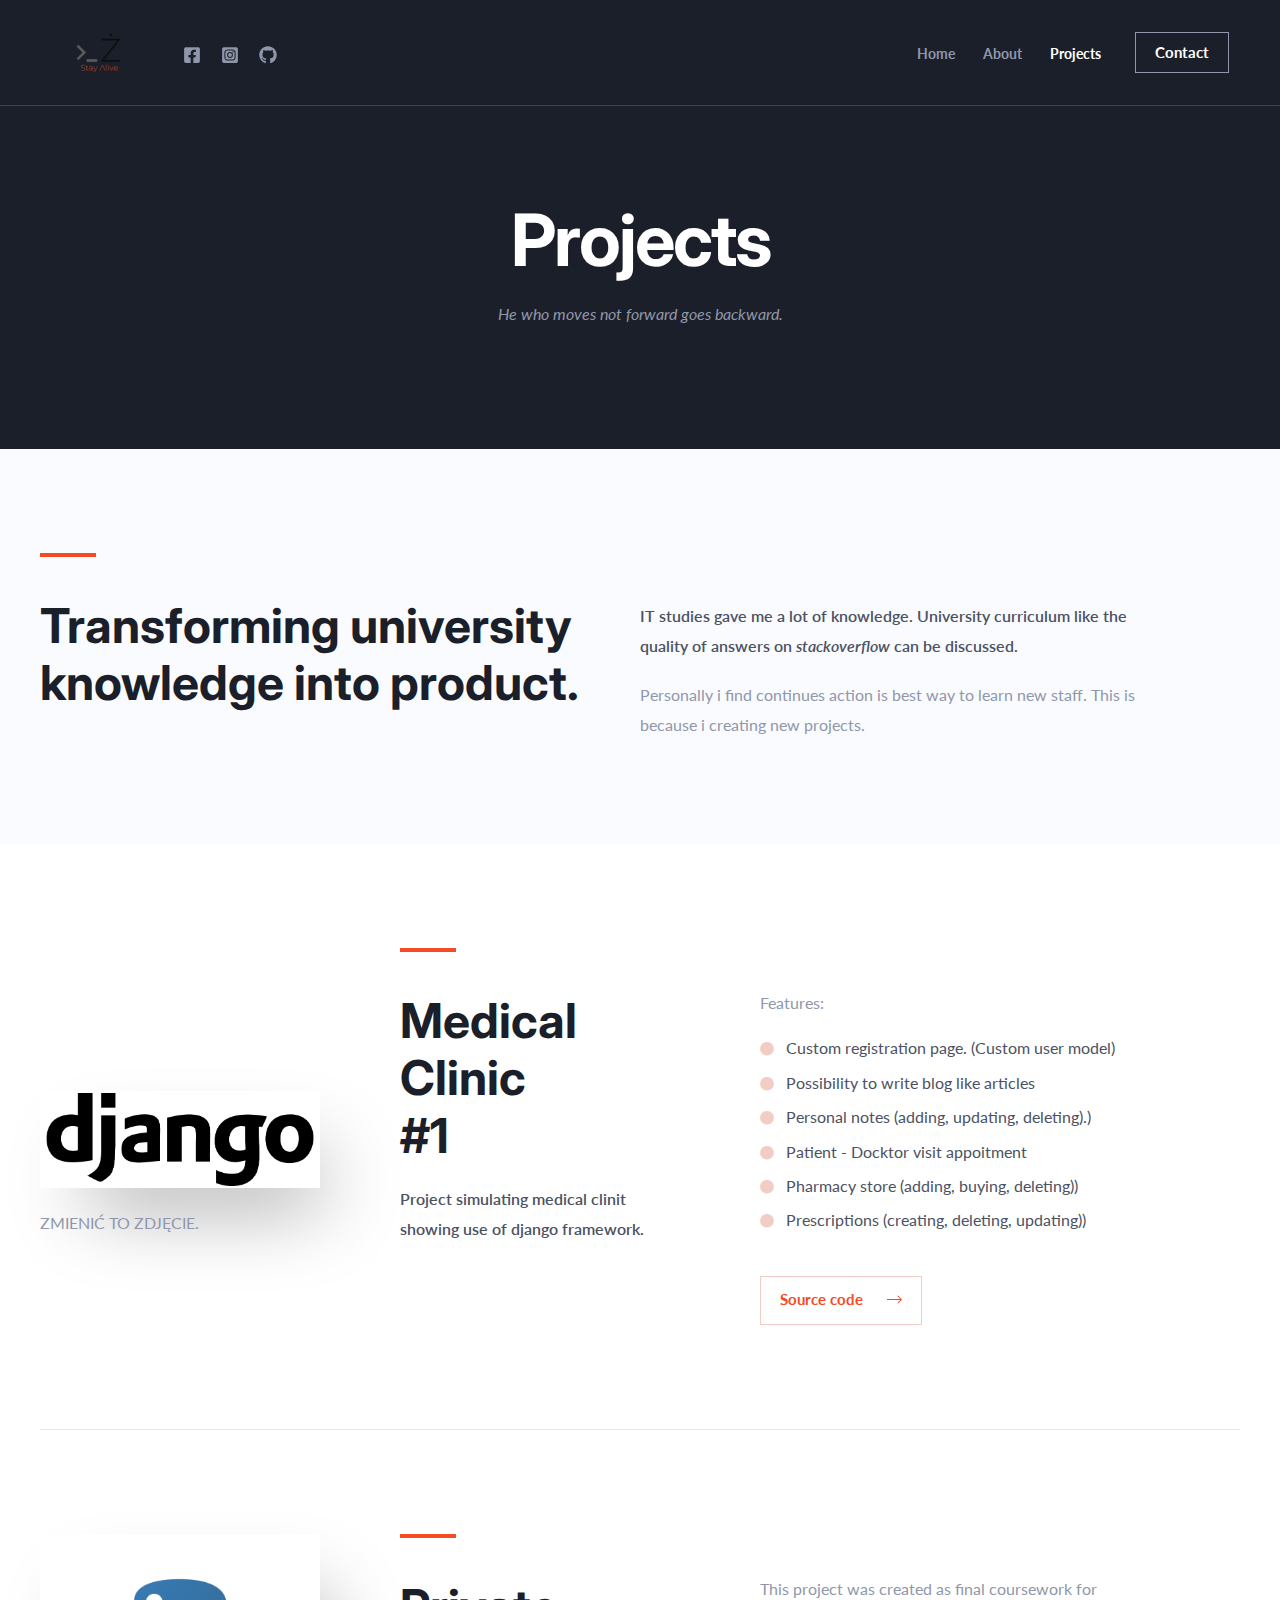
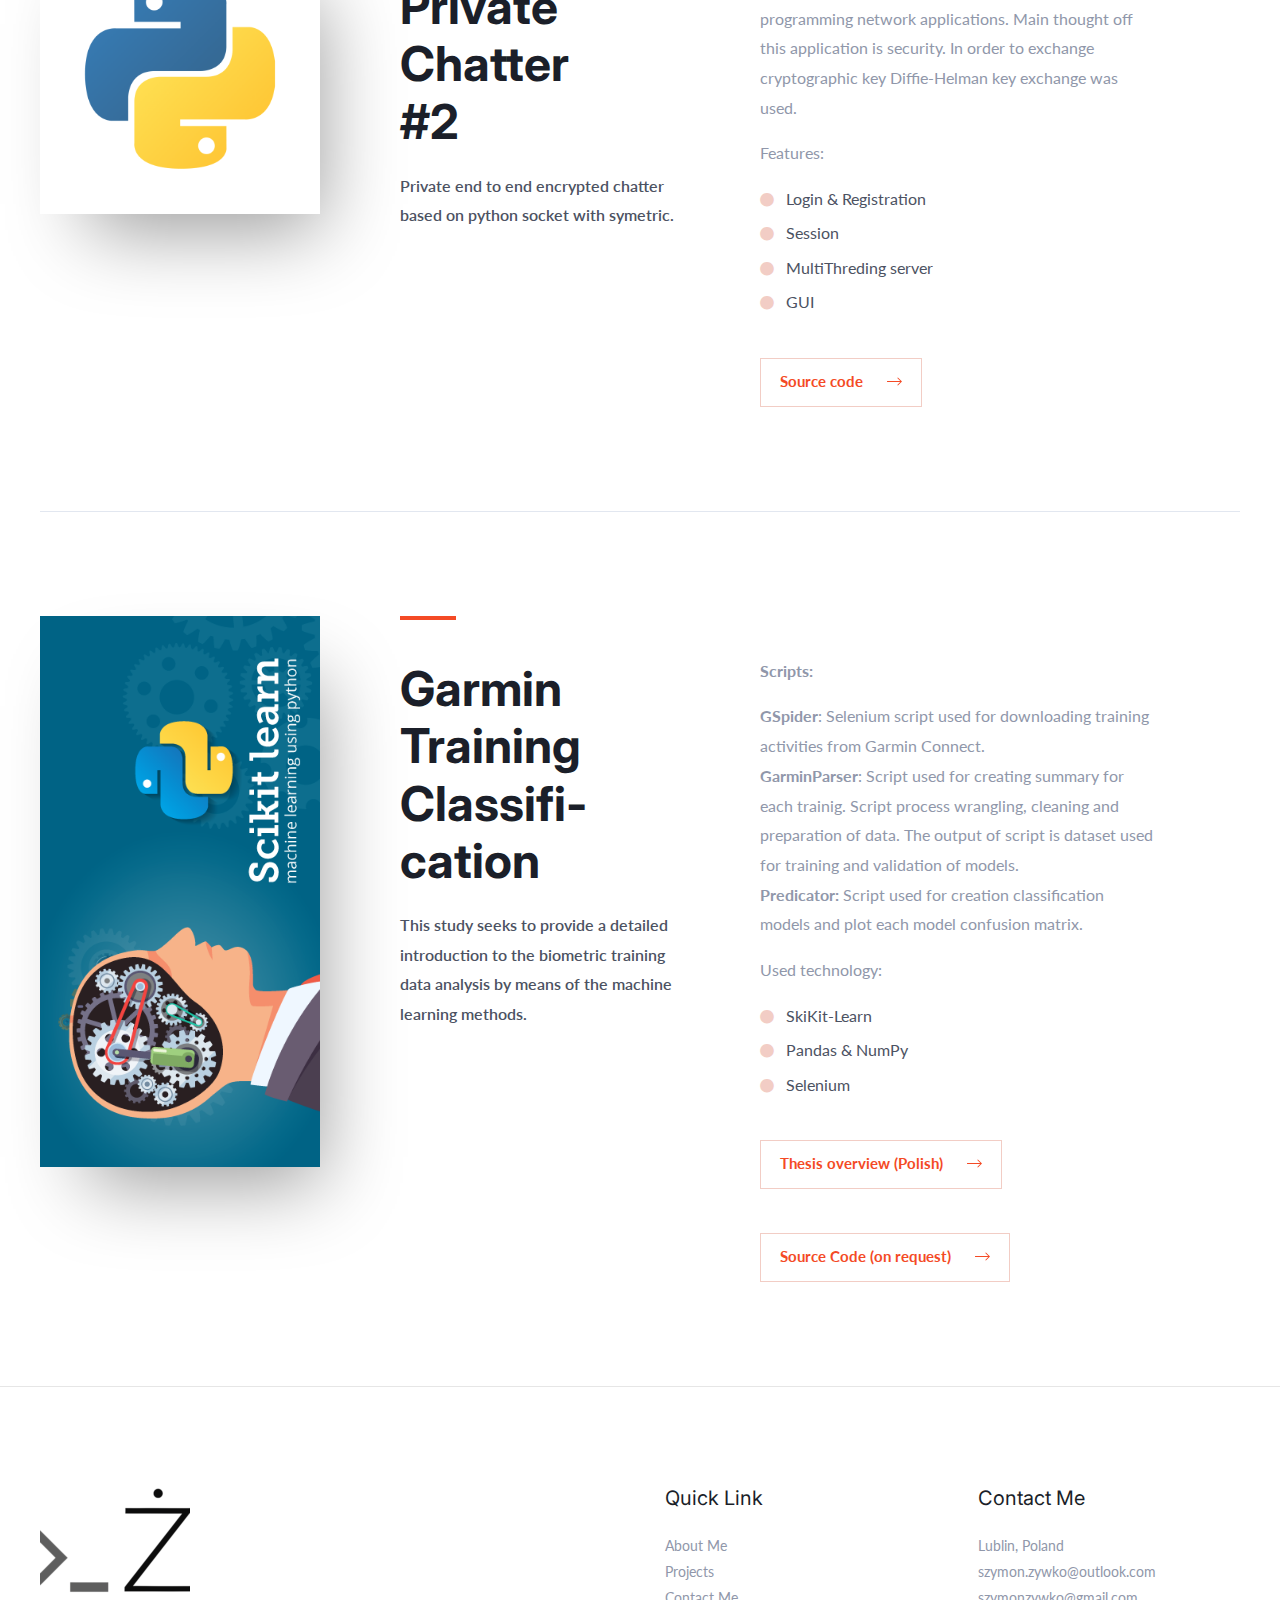
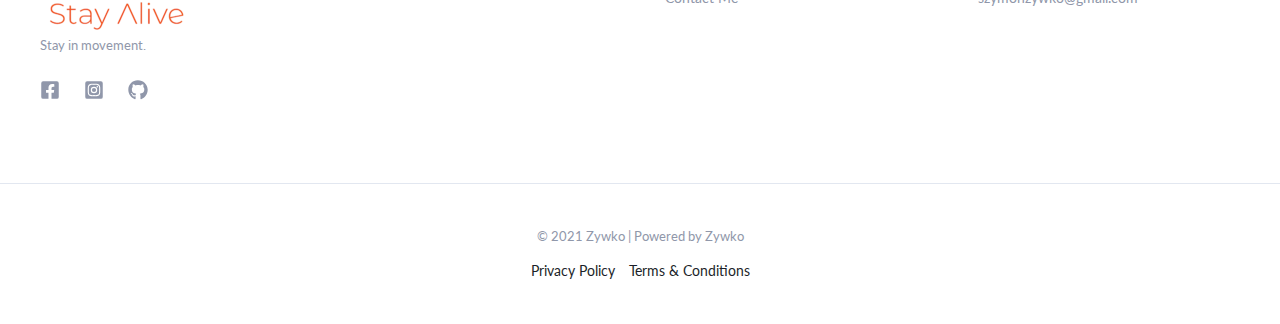
<file: resource/index.html>
<!DOCTYPE html>
<html lang="en-US">
<head>
<meta charset="UTF-8">
<meta name="viewport" content="width=device-width, initial-scale=1">
<link rel="profile" href="https://gmpg.org/xfn/11">

<title>Resource &#8211; Zywko</title>
<meta name='robots' content='max-image-preview:large' />
<link rel='dns-prefetch' href='http://fonts.googleapis.com/' />
<link rel='dns-prefetch' href='http://s.w.org/' />
<link rel="alternate" type="application/rss+xml" title="Zywko &raquo; Feed" href="../feed/index.html" />
<link rel="alternate" type="application/rss+xml" title="Zywko &raquo; Comments Feed" href="../comments/feed/index.html" />
		<script>
			window._wpemojiSettings = {"baseUrl":"https:\/\/s.w.org\/images\/core\/emoji\/13.1.0\/72x72\/","ext":".png","svgUrl":"https:\/\/s.w.org\/images\/core\/emoji\/13.1.0\/svg\/","svgExt":".svg","source":{"concatemoji":"http:\/\/46.101.242.190\/wp-includes\/js\/wp-emoji-release.min.js?ver=5.8"}};
			!function(e,a,t){var n,r,o,i=a.createElement("canvas"),p=i.getContext&&i.getContext("2d");function s(e,t){var a=String.fromCharCode;p.clearRect(0,0,i.width,i.height),p.fillText(a.apply(this,e),0,0);e=i.toDataURL();return p.clearRect(0,0,i.width,i.height),p.fillText(a.apply(this,t),0,0),e===i.toDataURL()}function c(e){var t=a.createElement("script");t.src=e,t.defer=t.type="text/javascript",a.getElementsByTagName("head")[0].appendChild(t)}for(o=Array("flag","emoji"),t.supports={everything:!0,everythingExceptFlag:!0},r=0;r<o.length;r++)t.supports[o[r]]=function(e){if(!p||!p.fillText)return!1;switch(p.textBaseline="top",p.font="600 32px Arial",e){case"flag":return s([127987,65039,8205,9895,65039],[127987,65039,8203,9895,65039])?!1:!s([55356,56826,55356,56819],[55356,56826,8203,55356,56819])&&!s([55356,57332,56128,56423,56128,56418,56128,56421,56128,56430,56128,56423,56128,56447],[55356,57332,8203,56128,56423,8203,56128,56418,8203,56128,56421,8203,56128,56430,8203,56128,56423,8203,56128,56447]);case"emoji":return!s([10084,65039,8205,55357,56613],[10084,65039,8203,55357,56613])}return!1}(o[r]),t.supports.everything=t.supports.everything&&t.supports[o[r]],"flag"!==o[r]&&(t.supports.everythingExceptFlag=t.supports.everythingExceptFlag&&t.supports[o[r]]);t.supports.everythingExceptFlag=t.supports.everythingExceptFlag&&!t.supports.flag,t.DOMReady=!1,t.readyCallback=function(){t.DOMReady=!0},t.supports.everything||(n=function(){t.readyCallback()},a.addEventListener?(a.addEventListener("DOMContentLoaded",n,!1),e.addEventListener("load",n,!1)):(e.attachEvent("onload",n),a.attachEvent("onreadystatechange",function(){"complete"===a.readyState&&t.readyCallback()})),(n=t.source||{}).concatemoji?c(n.concatemoji):n.wpemoji&&n.twemoji&&(c(n.twemoji),c(n.wpemoji)))}(window,document,window._wpemojiSettings);
		</script>
		<style>
img.wp-smiley,
img.emoji {
	display: inline !important;
	border: none !important;
	box-shadow: none !important;
	height: 1em !important;
	width: 1em !important;
	margin: 0 .07em !important;
	vertical-align: -0.1em !important;
	background: none !important;
	padding: 0 !important;
}
</style>
	<link rel='stylesheet' id='astra-theme-css-css'  href='../wp-content/themes/astra/assets/css/minified/frontend.min.css%3Fver=3.6.8.css' media='all' />
<style id='astra-theme-css-inline-css'>
html{font-size:100%;}a,.page-title{color:#1b1f29;}a:hover,a:focus{color:#f44a25;}body,button,input,select,textarea,.ast-button,.ast-custom-button{font-family:'Lato',sans-serif;font-weight:400;font-size:16px;font-size:1rem;}blockquote{color:#454c5f;}p,.entry-content p{margin-bottom:1em;}h1,.entry-content h1,h2,.entry-content h2,h3,.entry-content h3,h4,.entry-content h4,h5,.entry-content h5,h6,.entry-content h6,.site-title,.site-title a{font-family:'Inter',sans-serif;font-weight:700;}.site-title{font-size:35px;font-size:2.1875rem;display:none;}header .custom-logo-link img{max-width:48px;}.astra-logo-svg{width:48px;}.ast-archive-description .ast-archive-title{font-size:40px;font-size:2.5rem;}.site-header .site-description{font-size:15px;font-size:0.9375rem;display:none;}.entry-title{font-size:40px;font-size:2.5rem;}h1,.entry-content h1{font-size:72px;font-size:4.5rem;font-family:'Inter',sans-serif;line-height:1.1;}h2,.entry-content h2{font-size:48px;font-size:3rem;font-family:'Inter',sans-serif;line-height:1.2;}h3,.entry-content h3{font-size:32px;font-size:2rem;font-family:'Inter',sans-serif;line-height:1.2;}h4,.entry-content h4{font-size:24px;font-size:1.5rem;line-height:1.2;}h5,.entry-content h5{font-size:20px;font-size:1.25rem;line-height:1.2;}h6,.entry-content h6{font-size:14px;font-size:0.875rem;line-height:1.2;}.ast-single-post .entry-title,.page-title{font-size:30px;font-size:1.875rem;}::selection{background-color:#f44a25;color:#ffffff;}body,h1,.entry-title a,.entry-content h1,h2,.entry-content h2,h3,.entry-content h3,h4,.entry-content h4,h5,.entry-content h5,h6,.entry-content h6{color:#9097aa;}.tagcloud a:hover,.tagcloud a:focus,.tagcloud a.current-item{color:#ffffff;border-color:#1b1f29;background-color:#1b1f29;}input:focus,input[type="text"]:focus,input[type="email"]:focus,input[type="url"]:focus,input[type="password"]:focus,input[type="reset"]:focus,input[type="search"]:focus,textarea:focus{border-color:#1b1f29;}input[type="radio"]:checked,input[type=reset],input[type="checkbox"]:checked,input[type="checkbox"]:hover:checked,input[type="checkbox"]:focus:checked,input[type=range]::-webkit-slider-thumb{border-color:#1b1f29;background-color:#1b1f29;box-shadow:none;}.site-footer a:hover + .post-count,.site-footer a:focus + .post-count{background:#1b1f29;border-color:#1b1f29;}.single .nav-links .nav-previous,.single .nav-links .nav-next{color:#1b1f29;}.entry-meta,.entry-meta *{line-height:1.45;color:#1b1f29;}.entry-meta a:hover,.entry-meta a:hover *,.entry-meta a:focus,.entry-meta a:focus *,.page-links > .page-link,.page-links .page-link:hover,.post-navigation a:hover{color:#f44a25;}.widget-title{font-size:22px;font-size:1.375rem;color:#9097aa;}#cat option,.secondary .calendar_wrap thead a,.secondary .calendar_wrap thead a:visited{color:#1b1f29;}.secondary .calendar_wrap #today,.ast-progress-val span{background:#1b1f29;}.secondary a:hover + .post-count,.secondary a:focus + .post-count{background:#1b1f29;border-color:#1b1f29;}.calendar_wrap #today > a{color:#ffffff;}.page-links .page-link,.single .post-navigation a{color:#1b1f29;}.ast-logo-title-inline .site-logo-img{padding-right:1em;}.site-logo-img img{ transition:all 0.2s linear;}.ast-page-builder-template .hentry {margin: 0;}.ast-page-builder-template .site-content > .ast-container {max-width: 100%;padding: 0;}.ast-page-builder-template .site-content #primary {padding: 0;margin: 0;}.ast-page-builder-template .no-results {text-align: center;margin: 4em auto;}.ast-page-builder-template .ast-pagination {padding: 2em;} .ast-page-builder-template .entry-header.ast-no-title.ast-no-thumbnail {margin-top: 0;}.ast-page-builder-template .entry-header.ast-header-without-markup {margin-top: 0;margin-bottom: 0;}.ast-page-builder-template .entry-header.ast-no-title.ast-no-meta {margin-bottom: 0;}.ast-page-builder-template.single .post-navigation {padding-bottom: 2em;}.ast-page-builder-template.single-post .site-content > .ast-container {max-width: 100%;}.ast-page-builder-template.single-post .site-content > .ast-container {max-width: 100%;}.ast-page-builder-template .entry-header {margin-top: 4em;margin-left: auto;margin-right: auto;padding-left: 20px;padding-right: 20px;}.ast-page-builder-template .ast-archive-description {margin-top: 4em;margin-left: auto;margin-right: auto;padding-left: 20px;padding-right: 20px;}.ast-page-builder-template.ast-no-sidebar .entry-content .alignwide {margin-left: 0;margin-right: 0;}.single.ast-page-builder-template .entry-header {padding-left: 20px;padding-right: 20px;}.ast-page-builder-template.ast-no-sidebar .entry-content .alignwide {margin-left: 0;margin-right: 0;}@media (max-width:921px){#ast-desktop-header{display:none;}}@media (min-width:921px){#ast-mobile-header{display:none;}}.wp-block-buttons.aligncenter{justify-content:center;}@media (min-width:1200px){.wp-block-group .has-background{padding:20px;}}@media (min-width:1200px){.ast-no-sidebar.ast-separate-container .entry-content .wp-block-group.alignwide,.ast-no-sidebar.ast-separate-container .entry-content .wp-block-cover.alignwide{margin-left:-20px;margin-right:-20px;padding-left:20px;padding-right:20px;}.ast-no-sidebar.ast-separate-container .entry-content .wp-block-cover.alignfull,.ast-no-sidebar.ast-separate-container .entry-content .wp-block-group.alignfull{margin-left:-6.67em;margin-right:-6.67em;padding-left:6.67em;padding-right:6.67em;}}@media (min-width:1200px){.wp-block-cover-image.alignwide .wp-block-cover__inner-container,.wp-block-cover.alignwide .wp-block-cover__inner-container,.wp-block-cover-image.alignfull .wp-block-cover__inner-container,.wp-block-cover.alignfull .wp-block-cover__inner-container{width:100%;}}.ast-plain-container.ast-no-sidebar #primary{margin-top:0;margin-bottom:0;}@media (max-width:921px){.ast-theme-transparent-header #primary,.ast-theme-transparent-header #secondary{padding:0;}}.wp-block-columns{margin-bottom:unset;}.wp-block-image.size-full{margin:2rem 0;}.wp-block-separator.has-background{padding:0;}.wp-block-gallery{margin-bottom:1.6em;}.wp-block-group{padding-top:4em;padding-bottom:4em;}.wp-block-group__inner-container .wp-block-columns:last-child,.wp-block-group__inner-container :last-child,.wp-block-table table{margin-bottom:0;}.blocks-gallery-grid{width:100%;}.wp-block-navigation-link__content{padding:5px 0;}.wp-block-group .wp-block-group .has-text-align-center,.wp-block-group .wp-block-column .has-text-align-center{max-width:100%;}.has-text-align-center{margin:0 auto;}@media (min-width:1200px){.wp-block-cover__inner-container,.alignwide .wp-block-group__inner-container,.alignfull .wp-block-group__inner-container{max-width:1200px;margin:0 auto;}.wp-block-group.alignnone,.wp-block-group.aligncenter,.wp-block-group.alignleft,.wp-block-group.alignright,.wp-block-group.alignwide,.wp-block-columns.alignwide{margin:2rem 0 1rem 0;}}@media (max-width:1200px){.wp-block-group{padding:3em;}.wp-block-group .wp-block-group{padding:1.5em;}.wp-block-columns,.wp-block-column{margin:1rem 0;}}@media (min-width:921px){.wp-block-columns .wp-block-group{padding:2em;}}@media (max-width:544px){.wp-block-cover-image .wp-block-cover__inner-container,.wp-block-cover .wp-block-cover__inner-container{width:unset;}.wp-block-cover,.wp-block-cover-image{padding:2em 0;}.wp-block-group,.wp-block-cover{padding:2em;}.wp-block-media-text__media img,.wp-block-media-text__media video{width:unset;max-width:100%;}.wp-block-media-text.has-background .wp-block-media-text__content{padding:1em;}}@media (max-width:921px){.ast-plain-container.ast-no-sidebar #primary{padding:0;}}@media (min-width:544px){.entry-content .wp-block-media-text.has-media-on-the-right .wp-block-media-text__content{padding:0 8% 0 0;}.entry-content .wp-block-media-text .wp-block-media-text__content{padding:0 0 0 8%;}.ast-plain-container .site-content .entry-content .has-custom-content-position.is-position-bottom-left > *,.ast-plain-container .site-content .entry-content .has-custom-content-position.is-position-bottom-right > *,.ast-plain-container .site-content .entry-content .has-custom-content-position.is-position-top-left > *,.ast-plain-container .site-content .entry-content .has-custom-content-position.is-position-top-right > *,.ast-plain-container .site-content .entry-content .has-custom-content-position.is-position-center-right > *,.ast-plain-container .site-content .entry-content .has-custom-content-position.is-position-center-left > *{margin:0;}}@media (max-width:544px){.entry-content .wp-block-media-text .wp-block-media-text__content{padding:8% 0;}.wp-block-media-text .wp-block-media-text__media img{width:auto;max-width:100%;}}@media (max-width:921px){.ast-separate-container .ast-article-post,.ast-separate-container .ast-article-single{padding:1.5em 2.14em;}.ast-separate-container #primary,.ast-separate-container #secondary{padding:1.5em 0;}#primary,#secondary{padding:1.5em 0;margin:0;}.ast-left-sidebar #content > .ast-container{display:flex;flex-direction:column-reverse;width:100%;}.ast-author-box img.avatar{margin:20px 0 0 0;}}@media (min-width:922px){.ast-separate-container.ast-right-sidebar #primary,.ast-separate-container.ast-left-sidebar #primary{border:0;}.search-no-results.ast-separate-container #primary{margin-bottom:4em;}}.elementor-button-wrapper .elementor-button{border-style:solid;text-decoration:none;border-top-width:1px;border-right-width:1px;border-left-width:1px;border-bottom-width:1px;}body .elementor-button.elementor-size-sm,body .elementor-button.elementor-size-xs,body .elementor-button.elementor-size-md,body .elementor-button.elementor-size-lg,body .elementor-button.elementor-size-xl,body .elementor-button{border-radius:0px;padding-top:15px;padding-right:19px;padding-bottom:15px;padding-left:19px;}@media (max-width:544px){.elementor-button-wrapper .elementor-button.elementor-size-sm,.elementor-button-wrapper .elementor-button.elementor-size-xs,.elementor-button-wrapper .elementor-button.elementor-size-md,.elementor-button-wrapper .elementor-button.elementor-size-lg,.elementor-button-wrapper .elementor-button.elementor-size-xl,.elementor-button-wrapper .elementor-button{padding-top:13px;padding-right:17px;padding-bottom:13px;padding-left:17px;}}.elementor-button-wrapper .elementor-button{border-color:#9097aa;background-color:rgba(0,0,0,0);}.elementor-button-wrapper .elementor-button:hover,.elementor-button-wrapper .elementor-button:focus{color:#1b1f29;background-color:#ffffff;border-color:#ffffff;}.wp-block-button .wp-block-button__link,.elementor-button-wrapper .elementor-button,.elementor-button-wrapper .elementor-button:visited{color:#ffffff;}.elementor-button-wrapper .elementor-button{font-family:'Lato',sans-serif;font-weight:700;line-height:1;}body .elementor-button.elementor-size-sm,body .elementor-button.elementor-size-xs,body .elementor-button.elementor-size-md,body .elementor-button.elementor-size-lg,body .elementor-button.elementor-size-xl,body .elementor-button{font-size:15px;font-size:0.9375rem;}.wp-block-button .wp-block-button__link:hover,.wp-block-button .wp-block-button__link:focus{color:#1b1f29;background-color:#ffffff;border-color:#ffffff;}.elementor-widget-heading h1.elementor-heading-title{line-height:1.1;}.elementor-widget-heading h2.elementor-heading-title{line-height:1.2;}.elementor-widget-heading h3.elementor-heading-title{line-height:1.2;}.elementor-widget-heading h4.elementor-heading-title{line-height:1.2;}.elementor-widget-heading h5.elementor-heading-title{line-height:1.2;}.elementor-widget-heading h6.elementor-heading-title{line-height:1.2;}.wp-block-button .wp-block-button__link{border-style:solid;border-top-width:1px;border-right-width:1px;border-left-width:1px;border-bottom-width:1px;border-color:#9097aa;background-color:rgba(0,0,0,0);color:#ffffff;font-family:'Lato',sans-serif;font-weight:700;line-height:1;font-size:15px;font-size:0.9375rem;border-radius:0px;padding-top:15px;padding-right:19px;padding-bottom:15px;padding-left:19px;}@media (max-width:921px){.wp-block-button .wp-block-button__link{font-size:14px;font-size:0.875rem;}}@media (max-width:544px){.wp-block-button .wp-block-button__link{font-size:13px;font-size:0.8125rem;padding-top:13px;padding-right:17px;padding-bottom:13px;padding-left:17px;}}.menu-toggle,button,.ast-button,.ast-custom-button,.button,input#submit,input[type="button"],input[type="submit"],input[type="reset"]{border-style:solid;border-top-width:1px;border-right-width:1px;border-left-width:1px;border-bottom-width:1px;color:#ffffff;border-color:#9097aa;background-color:rgba(0,0,0,0);border-radius:0px;padding-top:15px;padding-right:19px;padding-bottom:15px;padding-left:19px;font-family:'Lato',sans-serif;font-weight:700;font-size:15px;font-size:0.9375rem;line-height:1;}button:focus,.menu-toggle:hover,button:hover,.ast-button:hover,.ast-custom-button:hover .button:hover,.ast-custom-button:hover ,input[type=reset]:hover,input[type=reset]:focus,input#submit:hover,input#submit:focus,input[type="button"]:hover,input[type="button"]:focus,input[type="submit"]:hover,input[type="submit"]:focus{color:#1b1f29;background-color:#ffffff;border-color:#ffffff;}@media (min-width:544px){.ast-container{max-width:100%;}}@media (max-width:544px){.ast-separate-container .ast-article-post,.ast-separate-container .ast-article-single,.ast-separate-container .comments-title,.ast-separate-container .ast-archive-description{padding:1.5em 1em;}.ast-separate-container #content .ast-container{padding-left:0.54em;padding-right:0.54em;}.ast-separate-container .ast-comment-list li.depth-1{padding:1.5em 1em;margin-bottom:1.5em;}.ast-separate-container .ast-comment-list .bypostauthor{padding:.5em;}.ast-search-menu-icon.ast-dropdown-active .search-field{width:170px;}.menu-toggle,button,.ast-button,.button,input#submit,input[type="button"],input[type="submit"],input[type="reset"]{padding-top:13px;padding-right:17px;padding-bottom:13px;padding-left:17px;font-size:13px;font-size:0.8125rem;}}@media (max-width:921px){.menu-toggle,button,.ast-button,.button,input#submit,input[type="button"],input[type="submit"],input[type="reset"]{font-size:14px;font-size:0.875rem;}.ast-mobile-header-stack .main-header-bar .ast-search-menu-icon{display:inline-block;}.ast-header-break-point.ast-header-custom-item-outside .ast-mobile-header-stack .main-header-bar .ast-search-icon{margin:0;}.ast-comment-avatar-wrap img{max-width:2.5em;}.ast-separate-container .ast-comment-list li.depth-1{padding:1.5em 2.14em;}.ast-separate-container .comment-respond{padding:2em 2.14em;}.ast-comment-meta{padding:0 1.8888em 1.3333em;}}@media (max-width:921px){.ast-header-break-point .ast-search-menu-icon.slide-search .search-form{right:0;}.ast-header-break-point .ast-mobile-header-stack .ast-search-menu-icon.slide-search .search-form{right:-1em;}}body,.ast-separate-container{background-color:#ffffff;;background-image:none;;}@media (max-width:921px){.site-title{display:none;}.ast-archive-description .ast-archive-title{font-size:40px;}.site-header .site-description{display:none;}.entry-title{font-size:30px;}h1,.entry-content h1{font-size:48px;}h2,.entry-content h2{font-size:32px;}h3,.entry-content h3{font-size:28px;}h4,.entry-content h4{font-size:22px;font-size:1.375rem;}h5,.entry-content h5{font-size:18px;font-size:1.125rem;}.ast-single-post .entry-title,.page-title{font-size:30px;}.astra-logo-svg{width:48px;}header .custom-logo-link img,.ast-header-break-point .site-logo-img .custom-mobile-logo-link img{max-width:48px;}}@media (max-width:544px){.site-title{display:none;}.ast-archive-description .ast-archive-title{font-size:40px;}.site-header .site-description{display:none;}.entry-title{font-size:30px;}h1,.entry-content h1{font-size:32px;}h2,.entry-content h2{font-size:24px;}h3,.entry-content h3{font-size:22px;}h4,.entry-content h4{font-size:20px;font-size:1.25rem;}h5,.entry-content h5{font-size:16px;font-size:1rem;}h6,.entry-content h6{font-size:13px;font-size:0.8125rem;}.ast-single-post .entry-title,.page-title{font-size:30px;}.ast-header-break-point .site-branding img,.ast-header-break-point .custom-logo-link img{max-width:36px;}.astra-logo-svg{width:36px;}.ast-header-break-point .site-logo-img .custom-mobile-logo-link img{max-width:36px;}}@media (max-width:921px){html{font-size:91.2%;}}@media (max-width:544px){html{font-size:91.2%;}}@media (min-width:922px){.ast-container{max-width:1240px;}}@font-face {font-family: "Astra";src: url(../wp-content/themes/astra/assets/fonts/astra.woff) format("woff"),url(../wp-content/themes/astra/assets/fonts/astra.ttf) format("truetype"),url(../wp-content/themes/astra/assets/fonts/astra.svg) format("svg");font-weight: normal;font-style: normal;font-display: fallback;}@media (min-width:922px){.main-header-menu .sub-menu .menu-item.ast-left-align-sub-menu:hover > .sub-menu,.main-header-menu .sub-menu .menu-item.ast-left-align-sub-menu.focus > .sub-menu{margin-left:-0px;}}.ast-theme-transparent-header .ast-header-social-wrap .ast-social-color-type-custom .ast-builder-social-element svg{fill:#9097aa;}.ast-theme-transparent-header .ast-header-social-wrap .ast-social-color-type-custom .ast-builder-social-element:hover svg{fill:#ffffff;}.ast-theme-transparent-header .ast-header-social-wrap .ast-social-color-type-custom .ast-builder-social-element .social-item-label{color:#9097aa;}.ast-theme-transparent-header .ast-header-social-wrap .ast-social-color-type-custom .ast-builder-social-element:hover .social-item-label{color:#ffffff;}.ast-theme-transparent-header [CLASS*="ast-header-button-"] .ast-custom-button{color:#ffffff;}.ast-theme-transparent-header [CLASS*="ast-header-button-"] .ast-custom-button:hover{color:#1b1f29;background:#ffffff;}.ast-theme-transparent-header [data-section="section-header-mobile-trigger"] .ast-button-wrap .ast-mobile-menu-trigger-minimal{background:transparent;}.footer-widget-area[data-section^="section-fb-html-"] .ast-builder-html-element{text-align:center;}.astra-icon-down_arrow::after {content: "\e900";font-family: Astra;}.astra-icon-close::after {content: "\e5cd";font-family: Astra;}.astra-icon-drag_handle::after {content: "\e25d";font-family: Astra;}.astra-icon-format_align_justify::after {content: "\e235";font-family: Astra;}.astra-icon-menu::after {content: "\e5d2";font-family: Astra;}.astra-icon-reorder::after {content: "\e8fe";font-family: Astra;}.astra-icon-search::after {content: "\e8b6";font-family: Astra;}.astra-icon-zoom_in::after {content: "\e56b";font-family: Astra;}.astra-icon-check-circle::after {content: "\e901";font-family: Astra;}.astra-icon-shopping-cart::after {content: "\f07a";font-family: Astra;}.astra-icon-shopping-bag::after {content: "\f290";font-family: Astra;}.astra-icon-shopping-basket::after {content: "\f291";font-family: Astra;}.astra-icon-circle-o::after {content: "\e903";font-family: Astra;}.astra-icon-certificate::after {content: "\e902";font-family: Astra;}.ast-theme-transparent-header #masthead .site-logo-img .transparent-custom-logo .astra-logo-svg{width:48px;}.ast-theme-transparent-header #masthead .site-logo-img .transparent-custom-logo img{ max-width:48px;}@media (max-width:921px){.ast-theme-transparent-header #masthead .site-logo-img .transparent-custom-logo .astra-logo-svg{width:40px;}.ast-theme-transparent-header #masthead .site-logo-img .transparent-custom-logo img{ max-width:40px;}}@media (max-width:543px){.ast-theme-transparent-header #masthead .site-logo-img .transparent-custom-logo .astra-logo-svg{width:36px;}.ast-theme-transparent-header #masthead .site-logo-img .transparent-custom-logo img{ max-width:36px;}}@media (min-width:921px){.ast-theme-transparent-header #masthead{position:absolute;left:0;right:0;}.ast-theme-transparent-header .main-header-bar,.ast-theme-transparent-header.ast-header-break-point .main-header-bar{background:none;}body.elementor-editor-active.ast-theme-transparent-header #masthead,.fl-builder-edit .ast-theme-transparent-header #masthead,body.vc_editor.ast-theme-transparent-header #masthead,body.brz-ed.ast-theme-transparent-header #masthead{z-index:0;}.ast-header-break-point.ast-replace-site-logo-transparent.ast-theme-transparent-header .custom-mobile-logo-link{display:none;}.ast-header-break-point.ast-replace-site-logo-transparent.ast-theme-transparent-header .transparent-custom-logo{display:inline-block;}.ast-theme-transparent-header .ast-above-header,.ast-theme-transparent-header .ast-above-header.ast-above-header-bar{background-image:none;background-color:transparent;}.ast-theme-transparent-header .ast-below-header{background-image:none;background-color:transparent;}}.ast-theme-transparent-header .ast-builder-menu .main-header-menu,.ast-theme-transparent-header .ast-builder-menu .main-header-menu .menu-link,.ast-theme-transparent-header [CLASS*="ast-builder-menu-"] .main-header-menu .menu-item > .menu-link,.ast-theme-transparent-header .ast-masthead-custom-menu-items,.ast-theme-transparent-header .ast-masthead-custom-menu-items a,.ast-theme-transparent-header .ast-builder-menu .main-header-menu .menu-item > .ast-menu-toggle,.ast-theme-transparent-header .ast-builder-menu .main-header-menu .menu-item > .ast-menu-toggle,.ast-theme-transparent-header .ast-above-header-navigation a,.ast-header-break-point.ast-theme-transparent-header .ast-above-header-navigation a,.ast-header-break-point.ast-theme-transparent-header .ast-above-header-navigation > ul.ast-above-header-menu > .menu-item-has-children:not(.current-menu-item) > .ast-menu-toggle,.ast-theme-transparent-header .ast-below-header-menu,.ast-theme-transparent-header .ast-below-header-menu a,.ast-header-break-point.ast-theme-transparent-header .ast-below-header-menu a,.ast-header-break-point.ast-theme-transparent-header .ast-below-header-menu,.ast-theme-transparent-header .main-header-menu .menu-link{color:#9097aa;}.ast-theme-transparent-header .ast-builder-menu .main-header-menu .menu-item:hover > .menu-link,.ast-theme-transparent-header .ast-builder-menu .main-header-menu .menu-item:hover > .ast-menu-toggle,.ast-theme-transparent-header .ast-builder-menu .main-header-menu .ast-masthead-custom-menu-items a:hover,.ast-theme-transparent-header .ast-builder-menu .main-header-menu .focus > .menu-link,.ast-theme-transparent-header .ast-builder-menu .main-header-menu .focus > .ast-menu-toggle,.ast-theme-transparent-header .ast-builder-menu .main-header-menu .current-menu-item > .menu-link,.ast-theme-transparent-header .ast-builder-menu .main-header-menu .current-menu-ancestor > .menu-link,.ast-theme-transparent-header .ast-builder-menu .main-header-menu .current-menu-item > .ast-menu-toggle,.ast-theme-transparent-header .ast-builder-menu .main-header-menu .current-menu-ancestor > .ast-menu-toggle,.ast-theme-transparent-header [CLASS*="ast-builder-menu-"] .main-header-menu .current-menu-item > .menu-link,.ast-theme-transparent-header [CLASS*="ast-builder-menu-"] .main-header-menu .current-menu-ancestor > .menu-link,.ast-theme-transparent-header [CLASS*="ast-builder-menu-"] .main-header-menu .current-menu-item > .ast-menu-toggle,.ast-theme-transparent-header [CLASS*="ast-builder-menu-"] .main-header-menu .current-menu-ancestor > .ast-menu-toggle,.ast-theme-transparent-header .main-header-menu .menu-item:hover > .menu-link,.ast-theme-transparent-header .main-header-menu .current-menu-item > .menu-link,.ast-theme-transparent-header .main-header-menu .current-menu-ancestor > .menu-link{color:#ffffff;}@media (max-width:921px){.ast-theme-transparent-header #masthead{position:absolute;left:0;right:0;}.ast-theme-transparent-header .main-header-bar,.ast-theme-transparent-header.ast-header-break-point .main-header-bar{background:none;}body.elementor-editor-active.ast-theme-transparent-header #masthead,.fl-builder-edit .ast-theme-transparent-header #masthead,body.vc_editor.ast-theme-transparent-header #masthead,body.brz-ed.ast-theme-transparent-header #masthead{z-index:0;}.ast-header-break-point.ast-replace-site-logo-transparent.ast-theme-transparent-header .custom-mobile-logo-link{display:none;}.ast-header-break-point.ast-replace-site-logo-transparent.ast-theme-transparent-header .transparent-custom-logo{display:inline-block;}.ast-theme-transparent-header .ast-above-header,.ast-theme-transparent-header .ast-above-header.ast-above-header-bar{background-image:none;background-color:transparent;}.ast-theme-transparent-header .ast-below-header{background-image:none;background-color:transparent;}}.ast-theme-transparent-header #ast-desktop-header > [CLASS*="-header-wrap"]:nth-last-child(2) > [CLASS*="-header-bar"],.ast-theme-transparent-header.ast-header-break-point #ast-mobile-header > [CLASS*="-header-wrap"]:nth-last-child(2) > [CLASS*="-header-bar"]{border-bottom-width:1px;border-bottom-style:solid;border-bottom-color:rgba(255,255,255,0.16);}.ast-breadcrumbs .trail-browse,.ast-breadcrumbs .trail-items,.ast-breadcrumbs .trail-items li{display:inline-block;margin:0;padding:0;border:none;background:inherit;text-indent:0;}.ast-breadcrumbs .trail-browse{font-size:inherit;font-style:inherit;font-weight:inherit;color:inherit;}.ast-breadcrumbs .trail-items{list-style:none;}.trail-items li::after{padding:0 0.3em;content:"\00bb";}.trail-items li:last-of-type::after{display:none;}h1,.entry-content h1,h2,.entry-content h2,h3,.entry-content h3,h4,.entry-content h4,h5,.entry-content h5,h6,.entry-content h6{color:#1b1f29;}@media (max-width:921px){.ast-builder-grid-row-container.ast-builder-grid-row-tablet-3-firstrow .ast-builder-grid-row > *:first-child,.ast-builder-grid-row-container.ast-builder-grid-row-tablet-3-lastrow .ast-builder-grid-row > *:last-child{grid-column:1 / -1;}}@media (max-width:544px){.ast-builder-grid-row-container.ast-builder-grid-row-mobile-3-firstrow .ast-builder-grid-row > *:first-child,.ast-builder-grid-row-container.ast-builder-grid-row-mobile-3-lastrow .ast-builder-grid-row > *:last-child{grid-column:1 / -1;}}.ast-builder-layout-element .ast-site-identity{margin-left:24px;margin-right:24px;}@media (max-width:921px){.ast-builder-layout-element .ast-site-identity{margin-top:0px;margin-bottom:0px;margin-left:16px;margin-right:0px;}}@media (max-width:544px){.ast-builder-layout-element .ast-site-identity{margin-top:0px;margin-bottom:0px;margin-left:16px;margin-right:0px;}}.ast-builder-layout-element[data-section="title_tagline"]{display:flex;}@media (max-width:921px){.ast-header-break-point .ast-builder-layout-element[data-section="title_tagline"]{display:flex;}}@media (max-width:544px){.ast-header-break-point .ast-builder-layout-element[data-section="title_tagline"]{display:flex;}}[data-section*="section-hb-button-"] .menu-link{display:none;}.ast-header-button-1 .ast-custom-button{color:#1b1f29;border-color:#9097aa;border-top-width:1px;border-bottom-width:1px;border-left-width:1px;border-right-width:1px;}.ast-header-button-1 .ast-custom-button:hover{color:#ffffff;background:#1b1f29;border-color:#1b1f29;}.ast-header-button-1[data-section*="section-hb-button-"] .ast-builder-button-wrap .ast-custom-button{padding-top:12px;padding-bottom:12px;}.ast-header-button-1[data-section="section-hb-button-1"]{display:flex;}@media (max-width:921px){.ast-header-break-point .ast-header-button-1[data-section="section-hb-button-1"]{display:flex;}}@media (max-width:544px){.ast-header-break-point .ast-header-button-1[data-section="section-hb-button-1"]{display:flex;}}.ast-builder-menu-1{font-family:inherit;font-weight:700;}.ast-builder-menu-1 .menu-item > .menu-link{line-height:1;font-size:14px;font-size:0.875rem;color:#9097aa;}.ast-builder-menu-1 .menu-item > .ast-menu-toggle{color:#9097aa;}.ast-builder-menu-1 .menu-item:hover > .menu-link,.ast-builder-menu-1 .inline-on-mobile .menu-item:hover > .ast-menu-toggle{color:#1b1f29;}.ast-builder-menu-1 .menu-item:hover > .ast-menu-toggle{color:#1b1f29;}.ast-builder-menu-1 .menu-item.current-menu-item > .menu-link,.ast-builder-menu-1 .inline-on-mobile .menu-item.current-menu-item > .ast-menu-toggle,.ast-builder-menu-1 .current-menu-ancestor > .menu-link{color:#1b1f29;}.ast-builder-menu-1 .menu-item.current-menu-item > .ast-menu-toggle{color:#1b1f29;}.ast-builder-menu-1 .sub-menu,.ast-builder-menu-1 .inline-on-mobile .sub-menu{border-top-width:2px;border-bottom-width:0;border-right-width:0;border-left-width:0;border-color:#f44a25;border-style:solid;border-radius:0;}.ast-builder-menu-1 .main-header-menu > .menu-item > .sub-menu,.ast-builder-menu-1 .main-header-menu > .menu-item > .astra-full-megamenu-wrapper{margin-top:0;}.ast-desktop .ast-builder-menu-1 .main-header-menu > .menu-item > .sub-menu:before,.ast-desktop .ast-builder-menu-1 .main-header-menu > .menu-item > .astra-full-megamenu-wrapper:before{height:calc( 0px + 5px );}.ast-desktop .ast-builder-menu-1 .menu-item .sub-menu .menu-link{border-style:none;}@media (max-width:921px){.ast-header-break-point .ast-builder-menu-1 .menu-item.menu-item-has-children > .ast-menu-toggle{top:0;}.ast-builder-menu-1 .menu-item-has-children > .menu-link:after{content:unset;}}@media (max-width:544px){.ast-header-break-point .ast-builder-menu-1 .menu-item.menu-item-has-children > .ast-menu-toggle{top:0;}}.ast-builder-menu-1{display:flex;}@media (max-width:921px){.ast-header-break-point .ast-builder-menu-1{display:flex;}}@media (max-width:544px){.ast-header-break-point .ast-builder-menu-1{display:flex;}}.main-header-bar .main-header-bar-navigation .ast-search-icon {display: block;z-index: 4;position: relative;}.ast-search-icon {z-index: 4;position: relative;line-height: normal;}.main-header-bar .ast-search-menu-icon .search-form {background-color: #ffffff;}.ast-search-menu-icon.ast-dropdown-active.slide-search .search-form {visibility: visible;opacity: 1;}.ast-search-menu-icon .search-form {border: 1px solid #e7e7e7;line-height: normal;padding: 0 3em 0 0;border-radius: 2px;display: inline-block;-webkit-backface-visibility: hidden;backface-visibility: hidden;position: relative;color: inherit;background-color: #fff;}.ast-search-menu-icon .astra-search-icon {-js-display: flex;display: flex;line-height: normal;}.ast-search-menu-icon .astra-search-icon:focus {outline: none;}.ast-search-menu-icon .search-field {border: none;background-color: transparent;transition: width .2s;border-radius: inherit;color: inherit;font-size: inherit;width: 0;color: #757575;}.ast-search-menu-icon .search-submit {display: none;background: none;border: none;font-size: 1.3em;color: #757575;}.ast-search-menu-icon.ast-dropdown-active {visibility: visible;opacity: 1;position: relative;}.ast-search-menu-icon.ast-dropdown-active .search-field {width: 235px;}.ast-header-search .ast-search-menu-icon.slide-search .search-form,.ast-header-search .ast-search-menu-icon.ast-inline-search .search-form {-js-display: flex;display: flex;align-items: center;}.ast-search-menu-icon.ast-inline-search .search-field {width : 100%;padding : 0.60em;padding-right : 5.5em;}.site-header-section-left .ast-search-menu-icon.slide-search .search-form {padding-left: 3em;padding-right: unset;left: -1em;right: unset;}.site-header-section-left .ast-search-menu-icon.slide-search .search-form .search-field {margin-right: unset;margin-left: 10px;}.ast-search-menu-icon.slide-search .search-form {-webkit-backface-visibility: visible;backface-visibility: visible;visibility: hidden;opacity: 0;transition: all .2s;position: absolute;z-index: 3;right: -1em;top: 50%;transform: translateY(-50%);}.ast-header-search .ast-search-menu-icon .search-form .search-field:-ms-input-placeholder,.ast-header-search .ast-search-menu-icon .search-form .search-field:-ms-input-placeholder{opacity:0.5;}.ast-header-search .ast-search-menu-icon.slide-search .search-form,.ast-header-search .ast-search-menu-icon.ast-inline-search .search-form{-js-display:flex;display:flex;align-items:center;}.ast-builder-layout-element.ast-header-search{height:auto;}.ast-header-search .astra-search-icon{font-size:18px;}.ast-header-search .ast-search-menu-icon.ast-dropdown-active .search-field{margin-right:8px;}@media (max-width:921px){.ast-header-search .astra-search-icon{font-size:18px;}.ast-header-search .ast-search-menu-icon.ast-dropdown-active .search-field{margin-right:8px;}}@media (max-width:544px){.ast-header-search .astra-search-icon{font-size:18px;}.ast-header-search .ast-search-menu-icon.ast-dropdown-active .search-field{margin-right:8px;}}.ast-header-search{display:flex;}@media (max-width:921px){.ast-header-break-point .ast-header-search{display:flex;}}@media (max-width:544px){.ast-header-break-point .ast-header-search{display:flex;}}.ast-builder-social-element:hover {color: #0274be;}.ast-social-stack-desktop .ast-builder-social-element,.ast-social-stack-tablet .ast-builder-social-element,.ast-social-stack-mobile .ast-builder-social-element {margin-top: 6px;margin-bottom: 6px;}.ast-social-color-type-official .ast-builder-social-element,.ast-social-color-type-official .social-item-label {color: var(--color);background-color: var(--background-color);}.header-social-inner-wrap.ast-social-color-type-official .ast-builder-social-element svg,.footer-social-inner-wrap.ast-social-color-type-official .ast-builder-social-element svg {fill: currentColor;}.social-show-label-true .ast-builder-social-element {width: auto;padding: 0 0.4em;}[data-section^="section-fb-social-icons-"] .footer-social-inner-wrap {text-align: center;}.ast-footer-social-wrap {width: 100%;}.ast-footer-social-wrap .ast-builder-social-element:first-child {margin-left: 0;}.ast-footer-social-wrap .ast-builder-social-element:last-child {margin-right: 0;}.ast-header-social-wrap .ast-builder-social-element:first-child {margin-left: 0;}.ast-header-social-wrap .ast-builder-social-element:last-child {margin-right: 0;}.ast-builder-social-element {line-height: 1;color: #3a3a3a;background: transparent;vertical-align: middle;transition: all 0.01s;margin-left: 6px;margin-right: 6px;justify-content: center;align-items: center;}.ast-builder-social-element {line-height: 1;color: #3a3a3a;background: transparent;vertical-align: middle;transition: all 0.01s;margin-left: 6px;margin-right: 6px;justify-content: center;align-items: center;}.ast-builder-social-element .social-item-label {padding-left: 6px;}.ast-header-social-1-wrap .ast-builder-social-element{margin-left:10px;margin-right:10px;padding:0;}.ast-header-social-1-wrap .ast-builder-social-element svg{width:18px;height:18px;}.ast-header-social-1-wrap .ast-social-icon-image-wrap{margin:0;}.ast-builder-layout-element[data-section="section-hb-social-icons-1"]{display:flex;}@media (max-width:921px){.ast-header-break-point .ast-builder-layout-element[data-section="section-hb-social-icons-1"]{display:flex;}}@media (max-width:544px){.ast-header-break-point .ast-builder-layout-element[data-section="section-hb-social-icons-1"]{display:flex;}}.site-below-footer-wrap{padding-top:20px;padding-bottom:20px;}.site-below-footer-wrap[data-section="section-below-footer-builder"]{background-color:#ffffff;;background-image:none;;min-height:80px;border-style:solid;border-width:0px;border-top-width:1px;border-top-color:#e2e7f0;}.site-below-footer-wrap[data-section="section-below-footer-builder"] .ast-builder-grid-row{max-width:1200px;margin-left:auto;margin-right:auto;}.site-below-footer-wrap[data-section="section-below-footer-builder"] .ast-builder-grid-row,.site-below-footer-wrap[data-section="section-below-footer-builder"] .site-footer-section{align-items:flex-start;}.site-below-footer-wrap[data-section="section-below-footer-builder"].ast-footer-row-inline .site-footer-section{display:flex;margin-bottom:0;}.ast-builder-grid-row-full .ast-builder-grid-row{grid-template-columns:1fr;}@media (max-width:921px){.site-below-footer-wrap[data-section="section-below-footer-builder"].ast-footer-row-tablet-inline .site-footer-section{display:flex;margin-bottom:0;}.site-below-footer-wrap[data-section="section-below-footer-builder"].ast-footer-row-tablet-stack .site-footer-section{display:block;margin-bottom:10px;}.ast-builder-grid-row-container.ast-builder-grid-row-tablet-full .ast-builder-grid-row{grid-template-columns:1fr;}}@media (max-width:544px){.site-below-footer-wrap[data-section="section-below-footer-builder"].ast-footer-row-mobile-inline .site-footer-section{display:flex;margin-bottom:0;}.site-below-footer-wrap[data-section="section-below-footer-builder"].ast-footer-row-mobile-stack .site-footer-section{display:block;margin-bottom:10px;}.ast-builder-grid-row-container.ast-builder-grid-row-mobile-full .ast-builder-grid-row{grid-template-columns:1fr;}}.site-below-footer-wrap[data-section="section-below-footer-builder"]{padding-top:40px;padding-bottom:40px;padding-left:40px;padding-right:40px;}@media (max-width:921px){.site-below-footer-wrap[data-section="section-below-footer-builder"]{padding-top:24px;padding-bottom:24px;padding-left:24px;padding-right:24px;}}@media (max-width:544px){.site-below-footer-wrap[data-section="section-below-footer-builder"]{padding-top:40px;padding-bottom:32px;}}.site-below-footer-wrap[data-section="section-below-footer-builder"]{display:grid;}@media (max-width:921px){.ast-header-break-point .site-below-footer-wrap[data-section="section-below-footer-builder"]{display:grid;}}@media (max-width:544px){.ast-header-break-point .site-below-footer-wrap[data-section="section-below-footer-builder"]{display:grid;}}.ast-builder-html-element img.alignnone{display:inline-block;}.ast-builder-html-element p:first-child{margin-top:0;}.ast-builder-html-element p:last-child{margin-bottom:0;}.ast-header-break-point .main-header-bar .ast-builder-html-element{line-height:1.85714285714286;}.footer-widget-area[data-section="section-fb-html-2"] .ast-builder-html-element{font-size:13px;font-size:0.8125rem;}.footer-widget-area[data-section="section-fb-html-2"]{margin-bottom:16px;}.footer-widget-area[data-section="section-fb-html-2"]{font-size:13px;font-size:0.8125rem;}.footer-widget-area[data-section="section-fb-html-2"]{display:block;}@media (max-width:921px){.ast-header-break-point .footer-widget-area[data-section="section-fb-html-2"]{display:block;}}@media (max-width:544px){.ast-header-break-point .footer-widget-area[data-section="section-fb-html-2"]{display:block;}}.footer-widget-area[data-section="section-fb-html-2"] .ast-builder-html-element{text-align:left;}@media (max-width:921px){.footer-widget-area[data-section="section-fb-html-2"] .ast-builder-html-element{text-align:left;}}@media (max-width:544px){.footer-widget-area[data-section="section-fb-html-2"] .ast-builder-html-element{text-align:center;}}.ast-footer-copyright{text-align:center;}.ast-footer-copyright {color:#9097aa;}@media (max-width:921px){.ast-footer-copyright{text-align:center;}}@media (max-width:544px){.ast-footer-copyright{text-align:center;}}.ast-footer-copyright {font-size:13px;font-size:0.8125rem;}@media (max-width:921px){.ast-footer-copyright {font-size:13px;font-size:0.8125rem;}}.ast-footer-copyright.ast-builder-layout-element{display:flex;}@media (max-width:921px){.ast-header-break-point .ast-footer-copyright.ast-builder-layout-element{display:flex;}}@media (max-width:544px){.ast-header-break-point .ast-footer-copyright.ast-builder-layout-element{display:flex;}}.ast-builder-social-element:hover {color: #0274be;}.ast-social-stack-desktop .ast-builder-social-element,.ast-social-stack-tablet .ast-builder-social-element,.ast-social-stack-mobile .ast-builder-social-element {margin-top: 6px;margin-bottom: 6px;}.ast-social-color-type-official .ast-builder-social-element,.ast-social-color-type-official .social-item-label {color: var(--color);background-color: var(--background-color);}.header-social-inner-wrap.ast-social-color-type-official .ast-builder-social-element svg,.footer-social-inner-wrap.ast-social-color-type-official .ast-builder-social-element svg {fill: currentColor;}.social-show-label-true .ast-builder-social-element {width: auto;padding: 0 0.4em;}[data-section^="section-fb-social-icons-"] .footer-social-inner-wrap {text-align: center;}.ast-footer-social-wrap {width: 100%;}.ast-footer-social-wrap .ast-builder-social-element:first-child {margin-left: 0;}.ast-footer-social-wrap .ast-builder-social-element:last-child {margin-right: 0;}.ast-header-social-wrap .ast-builder-social-element:first-child {margin-left: 0;}.ast-header-social-wrap .ast-builder-social-element:last-child {margin-right: 0;}.ast-builder-social-element {line-height: 1;color: #3a3a3a;background: transparent;vertical-align: middle;transition: all 0.01s;margin-left: 6px;margin-right: 6px;justify-content: center;align-items: center;}.ast-builder-social-element {line-height: 1;color: #3a3a3a;background: transparent;vertical-align: middle;transition: all 0.01s;margin-left: 6px;margin-right: 6px;justify-content: center;align-items: center;}.ast-builder-social-element .social-item-label {padding-left: 6px;}.ast-footer-social-1-wrap .ast-builder-social-element{margin-left:12px;margin-right:12px;padding:0;}.ast-footer-social-1-wrap .ast-builder-social-element svg{width:20px;height:20px;}.ast-footer-social-1-wrap .ast-social-icon-image-wrap{margin:0;}.ast-footer-social-1-wrap .ast-social-color-type-custom svg{fill:#9097aa;}.ast-footer-social-1-wrap .ast-social-color-type-custom .ast-builder-social-element:hover{color:#1b1f29;}.ast-footer-social-1-wrap .ast-social-color-type-custom .ast-builder-social-element:hover svg{fill:#1b1f29;}.ast-footer-social-1-wrap .ast-social-color-type-custom .social-item-label{color:#9097aa;}.ast-footer-social-1-wrap .ast-builder-social-element:hover .social-item-label{color:#1b1f29;}[data-section="section-fb-social-icons-1"] .footer-social-inner-wrap{text-align:left;}@media (max-width:921px){[data-section="section-fb-social-icons-1"] .footer-social-inner-wrap{text-align:left;}}@media (max-width:544px){[data-section="section-fb-social-icons-1"] .footer-social-inner-wrap{text-align:center;}}.ast-builder-layout-element[data-section="section-fb-social-icons-1"]{display:flex;}@media (max-width:921px){.ast-header-break-point .ast-builder-layout-element[data-section="section-fb-social-icons-1"]{display:flex;}}@media (max-width:544px){.ast-header-break-point .ast-builder-layout-element[data-section="section-fb-social-icons-1"]{display:flex;}}.site-primary-footer-wrap{padding-top:45px;padding-bottom:45px;}.site-primary-footer-wrap[data-section="section-primary-footer-builder"]{background-color:#ffffff;;background-image:none;;border-style:solid;border-width:0px;border-top-width:1px;border-top-color:#e6e6e6;}.site-primary-footer-wrap[data-section="section-primary-footer-builder"] .ast-builder-grid-row{max-width:1200px;margin-left:auto;margin-right:auto;}.site-primary-footer-wrap[data-section="section-primary-footer-builder"] .ast-builder-grid-row,.site-primary-footer-wrap[data-section="section-primary-footer-builder"] .site-footer-section{align-items:flex-start;}.site-primary-footer-wrap[data-section="section-primary-footer-builder"].ast-footer-row-inline .site-footer-section{display:flex;margin-bottom:0;}.ast-builder-grid-row-4-equal .ast-builder-grid-row{grid-template-columns:repeat( 4,1fr );}@media (max-width:921px){.site-primary-footer-wrap[data-section="section-primary-footer-builder"].ast-footer-row-tablet-inline .site-footer-section{display:flex;margin-bottom:0;}.site-primary-footer-wrap[data-section="section-primary-footer-builder"].ast-footer-row-tablet-stack .site-footer-section{display:block;margin-bottom:10px;}.ast-builder-grid-row-container.ast-builder-grid-row-tablet-2-equal .ast-builder-grid-row{grid-template-columns:repeat( 2,1fr );}}@media (max-width:544px){.site-primary-footer-wrap[data-section="section-primary-footer-builder"].ast-footer-row-mobile-inline .site-footer-section{display:flex;margin-bottom:0;}.site-primary-footer-wrap[data-section="section-primary-footer-builder"].ast-footer-row-mobile-stack .site-footer-section{display:block;margin-bottom:10px;}.ast-builder-grid-row-container.ast-builder-grid-row-mobile-full .ast-builder-grid-row{grid-template-columns:1fr;}}.site-primary-footer-wrap[data-section="section-primary-footer-builder"]{padding-top:96px;padding-bottom:80px;padding-left:40px;padding-right:40px;}@media (max-width:921px){.site-primary-footer-wrap[data-section="section-primary-footer-builder"]{padding-top:80px;padding-bottom:64px;padding-left:40px;padding-right:40px;}}@media (max-width:544px){.site-primary-footer-wrap[data-section="section-primary-footer-builder"]{padding-top:64px;padding-bottom:48px;padding-left:24px;padding-right:24px;}}.site-primary-footer-wrap[data-section="section-primary-footer-builder"]{display:grid;}@media (max-width:921px){.ast-header-break-point .site-primary-footer-wrap[data-section="section-primary-footer-builder"]{display:grid;}}@media (max-width:544px){.ast-header-break-point .site-primary-footer-wrap[data-section="section-primary-footer-builder"]{display:grid;}}.footer-widget-area[data-section="sidebar-widgets-footer-widget-2"] .footer-widget-area-inner{text-align:left;}@media (max-width:921px){.footer-widget-area[data-section="sidebar-widgets-footer-widget-2"] .footer-widget-area-inner{text-align:left;}}@media (max-width:544px){.footer-widget-area[data-section="sidebar-widgets-footer-widget-2"] .footer-widget-area-inner{text-align:center;}}.footer-widget-area[data-section="sidebar-widgets-footer-widget-2"] .footer-widget-area-inner{color:#9097aa;font-size:14px;font-size:0.875rem;}.footer-widget-area[data-section="sidebar-widgets-footer-widget-2"] .widget-title{color:#1b1f29;font-size:20px;font-size:1.25rem;}.footer-widget-area[data-section="sidebar-widgets-footer-widget-2"]{display:block;}@media (max-width:921px){.ast-header-break-point .footer-widget-area[data-section="sidebar-widgets-footer-widget-2"]{display:block;}}@media (max-width:544px){.ast-header-break-point .footer-widget-area[data-section="sidebar-widgets-footer-widget-2"]{display:block;}}.footer-widget-area[data-section="sidebar-widgets-footer-widget-4"] .footer-widget-area-inner{color:#9097aa;font-size:14px;font-size:0.875rem;}.footer-widget-area[data-section="sidebar-widgets-footer-widget-4"] .footer-widget-area-inner a{color:#9097aa;}.footer-widget-area[data-section="sidebar-widgets-footer-widget-4"] .footer-widget-area-inner a:hover{color:#1b1f29;}.footer-widget-area[data-section="sidebar-widgets-footer-widget-4"] .widget-title{color:#1b1f29;font-size:20px;font-size:1.25rem;}.footer-widget-area[data-section="sidebar-widgets-footer-widget-4"]{display:block;}@media (max-width:921px){.ast-header-break-point .footer-widget-area[data-section="sidebar-widgets-footer-widget-4"]{display:block;}}@media (max-width:544px){.ast-header-break-point .footer-widget-area[data-section="sidebar-widgets-footer-widget-4"]{display:block;}}.footer-widget-area[data-section="sidebar-widgets-footer-widget-4"] .footer-widget-area-inner{text-align:left;}@media (max-width:921px){.footer-widget-area[data-section="sidebar-widgets-footer-widget-4"] .footer-widget-area-inner{text-align:left;}}@media (max-width:544px){.footer-widget-area[data-section="sidebar-widgets-footer-widget-4"] .footer-widget-area-inner{text-align:center;}}.footer-widget-area[data-section="sidebar-widgets-footer-widget-2"] .footer-widget-area-inner{color:#9097aa;font-size:14px;font-size:0.875rem;}.footer-widget-area[data-section="sidebar-widgets-footer-widget-2"] .widget-title{color:#1b1f29;font-size:20px;font-size:1.25rem;}.footer-widget-area[data-section="sidebar-widgets-footer-widget-2"]{display:block;}@media (max-width:921px){.ast-header-break-point .footer-widget-area[data-section="sidebar-widgets-footer-widget-2"]{display:block;}}@media (max-width:544px){.ast-header-break-point .footer-widget-area[data-section="sidebar-widgets-footer-widget-2"]{display:block;}}.footer-widget-area[data-section="sidebar-widgets-footer-widget-4"] .footer-widget-area-inner{color:#9097aa;font-size:14px;font-size:0.875rem;}.footer-widget-area[data-section="sidebar-widgets-footer-widget-4"] .footer-widget-area-inner a{color:#9097aa;}.footer-widget-area[data-section="sidebar-widgets-footer-widget-4"] .footer-widget-area-inner a:hover{color:#1b1f29;}.footer-widget-area[data-section="sidebar-widgets-footer-widget-4"] .widget-title{color:#1b1f29;font-size:20px;font-size:1.25rem;}.footer-widget-area[data-section="sidebar-widgets-footer-widget-4"]{display:block;}@media (max-width:921px){.ast-header-break-point .footer-widget-area[data-section="sidebar-widgets-footer-widget-4"]{display:block;}}@media (max-width:544px){.ast-header-break-point .footer-widget-area[data-section="sidebar-widgets-footer-widget-4"]{display:block;}}.elementor-widget-heading .elementor-heading-title{margin:0;}.elementor-post.elementor-grid-item.hentry{margin-bottom:0;}.woocommerce div.product .elementor-element.elementor-products-grid .related.products ul.products li.product,.elementor-element .elementor-wc-products .woocommerce[class*='columns-'] ul.products li.product{width:auto;margin:0;float:none;}.ast-left-sidebar .elementor-section.elementor-section-stretched,.ast-right-sidebar .elementor-section.elementor-section-stretched{max-width:100%;left:0 !important;}.elementor-template-full-width .ast-container{display:block;}@media (max-width:544px){.elementor-element .elementor-wc-products .woocommerce[class*="columns-"] ul.products li.product{width:auto;margin:0;}.elementor-element .woocommerce .woocommerce-result-count{float:none;}}.ast-header-break-point .main-header-bar{border-bottom-width:1px;}@media (min-width:922px){.main-header-bar{border-bottom-width:1px;}}.ast-safari-browser-less-than-11 .main-header-menu .menu-item, .ast-safari-browser-less-than-11 .main-header-bar .ast-masthead-custom-menu-items{display:block;}.main-header-menu .menu-item, #astra-footer-menu .menu-item, .main-header-bar .ast-masthead-custom-menu-items{-js-display:flex;display:flex;-webkit-box-pack:center;-webkit-justify-content:center;-moz-box-pack:center;-ms-flex-pack:center;justify-content:center;-webkit-box-orient:vertical;-webkit-box-direction:normal;-webkit-flex-direction:column;-moz-box-orient:vertical;-moz-box-direction:normal;-ms-flex-direction:column;flex-direction:column;}.main-header-menu > .menu-item > .menu-link, #astra-footer-menu > .menu-item > .menu-link,{height:100%;-webkit-box-align:center;-webkit-align-items:center;-moz-box-align:center;-ms-flex-align:center;align-items:center;-js-display:flex;display:flex;}.main-header-menu .sub-menu .menu-item.menu-item-has-children > .menu-link:after{position:absolute;right:1em;top:50%;transform:translate(0,-50%) rotate(270deg);}.ast-header-break-point .main-header-bar .main-header-bar-navigation .page_item_has_children > .ast-menu-toggle::before, .ast-header-break-point .main-header-bar .main-header-bar-navigation .menu-item-has-children > .ast-menu-toggle::before, .ast-mobile-popup-drawer .main-header-bar-navigation .menu-item-has-children>.ast-menu-toggle::before, .ast-header-break-point .ast-mobile-header-wrap .main-header-bar-navigation .menu-item-has-children > .ast-menu-toggle::before{font-weight:bold;content:"\e900";font-family:Astra;text-decoration:inherit;display:inline-block;}.ast-header-break-point .main-navigation ul.sub-menu .menu-item .menu-link:before{content:"\e900";font-family:Astra;font-size:.65em;text-decoration:inherit;display:inline-block;transform:translate(0, -2px) rotateZ(270deg);margin-right:5px;}.widget_search .search-form:after{font-family:Astra;font-size:1.2em;font-weight:normal;content:"\e8b6";position:absolute;top:50%;right:15px;transform:translate(0, -50%);}.astra-search-icon::before{content:"\e8b6";font-family:Astra;font-style:normal;font-weight:normal;text-decoration:inherit;text-align:center;-webkit-font-smoothing:antialiased;-moz-osx-font-smoothing:grayscale;}.main-header-bar .main-header-bar-navigation .page_item_has_children > a:after, .main-header-bar .main-header-bar-navigation .menu-item-has-children > a:after, .site-header-focus-item .main-header-bar-navigation .menu-item-has-children > .menu-link:after{content:"\e900";display:inline-block;font-family:Astra;font-size:.6rem;font-weight:bold;text-rendering:auto;-webkit-font-smoothing:antialiased;-moz-osx-font-smoothing:grayscale;margin-left:10px;line-height:normal;}.ast-mobile-popup-drawer .main-header-bar-navigation .ast-submenu-expanded>.ast-menu-toggle::before{transform:rotateX(180deg);}.ast-header-break-point .main-header-bar-navigation .menu-item-has-children > .menu-link:after{display:none;}.ast-mobile-header-content > *,.ast-desktop-header-content > * {padding: 10px 0;height: auto;}.ast-mobile-header-content > *:first-child,.ast-desktop-header-content > *:first-child {padding-top: 10px;}.ast-mobile-header-content > .ast-builder-menu,.ast-desktop-header-content > .ast-builder-menu {padding-top: 0;}.ast-mobile-header-content > *:last-child,.ast-desktop-header-content > *:last-child {padding-bottom: 0;}.ast-mobile-header-content .ast-search-menu-icon.ast-inline-search label,.ast-desktop-header-content .ast-search-menu-icon.ast-inline-search label {width: 100%;}.ast-desktop-header-content .main-header-bar-navigation .ast-submenu-expanded > .ast-menu-toggle::before {transform: rotateX(180deg);}#ast-desktop-header .ast-desktop-header-content,.ast-mobile-header-content .ast-search-icon,.ast-desktop-header-content .ast-search-icon,.ast-mobile-header-wrap .ast-mobile-header-content,.ast-main-header-nav-open.ast-popup-nav-open .ast-mobile-header-wrap .ast-mobile-header-content,.ast-main-header-nav-open.ast-popup-nav-open .ast-desktop-header-content {display: none;}.ast-main-header-nav-open.ast-header-break-point #ast-desktop-header .ast-desktop-header-content,.ast-main-header-nav-open.ast-header-break-point .ast-mobile-header-wrap .ast-mobile-header-content {display: block;}.ast-desktop .ast-desktop-header-content .astra-menu-animation-slide-up > .menu-item > .sub-menu,.ast-desktop .ast-desktop-header-content .astra-menu-animation-slide-up > .menu-item .menu-item > .sub-menu,.ast-desktop .ast-desktop-header-content .astra-menu-animation-slide-down > .menu-item > .sub-menu,.ast-desktop .ast-desktop-header-content .astra-menu-animation-slide-down > .menu-item .menu-item > .sub-menu,.ast-desktop .ast-desktop-header-content .astra-menu-animation-fade > .menu-item > .sub-menu,.ast-desktop .ast-desktop-header-content .astra-menu-animation-fade > .menu-item .menu-item > .sub-menu {opacity: 1;visibility: visible;}.ast-hfb-header.ast-default-menu-enable.ast-header-break-point .ast-mobile-header-wrap .ast-mobile-header-content .main-header-bar-navigation {width: unset;margin: unset;}.ast-mobile-header-content.content-align-flex-end .main-header-bar-navigation .menu-item-has-children > .ast-menu-toggle,.ast-desktop-header-content.content-align-flex-end .main-header-bar-navigation .menu-item-has-children > .ast-menu-toggle {left: calc( 20px - 0.907em);}.ast-mobile-header-content .ast-search-menu-icon,.ast-mobile-header-content .ast-search-menu-icon.slide-search,.ast-desktop-header-content .ast-search-menu-icon,.ast-desktop-header-content .ast-search-menu-icon.slide-search {width: 100%;position: relative;display: block;right: auto;transform: none;}.ast-mobile-header-content .ast-search-menu-icon.slide-search .search-form,.ast-mobile-header-content .ast-search-menu-icon .search-form,.ast-desktop-header-content .ast-search-menu-icon.slide-search .search-form,.ast-desktop-header-content .ast-search-menu-icon .search-form {right: 0;visibility: visible;opacity: 1;position: relative;top: auto;transform: none;padding: 0;display: block;overflow: hidden;}.ast-mobile-header-content .ast-search-menu-icon.ast-inline-search .search-field,.ast-mobile-header-content .ast-search-menu-icon .search-field,.ast-desktop-header-content .ast-search-menu-icon.ast-inline-search .search-field,.ast-desktop-header-content .ast-search-menu-icon .search-field {width: 100%;padding-right: 5.5em;}.ast-mobile-header-content .ast-search-menu-icon .search-submit,.ast-desktop-header-content .ast-search-menu-icon .search-submit {display: block;position: absolute;height: 100%;top: 0;right: 0;padding: 0 1em;border-radius: 0;}.ast-hfb-header.ast-default-menu-enable.ast-header-break-point .ast-mobile-header-wrap .ast-mobile-header-content .main-header-bar-navigation ul .sub-menu .menu-link {padding-left: 30px;}.ast-hfb-header.ast-default-menu-enable.ast-header-break-point .ast-mobile-header-wrap .ast-mobile-header-content .main-header-bar-navigation .sub-menu .menu-item .menu-item .menu-link {padding-left: 40px;}.ast-mobile-popup-drawer.active .ast-mobile-popup-inner{background-color:#ffffff;;}.ast-mobile-header-wrap .ast-mobile-header-content, .ast-desktop-header-content{background-color:#ffffff;;}.ast-mobile-popup-content > *, .ast-mobile-header-content > *, .ast-desktop-popup-content > *, .ast-desktop-header-content > *{padding-top:0;padding-bottom:0;}.content-align-flex-start .ast-builder-layout-element{justify-content:flex-start;}.content-align-flex-start .main-header-menu{text-align:left;}.ast-mobile-popup-drawer.active .menu-toggle-close{color:#3a3a3a;}.ast-mobile-header-wrap .ast-primary-header-bar,.ast-primary-header-bar .site-primary-header-wrap{min-height:70px;}.ast-desktop .ast-primary-header-bar .main-header-menu > .menu-item{line-height:70px;}#masthead .ast-container,.site-header-focus-item + .ast-breadcrumbs-wrapper{max-width:100%;padding-left:35px;padding-right:35px;}@media (max-width:921px){#masthead .ast-mobile-header-wrap .ast-primary-header-bar,#masthead .ast-mobile-header-wrap .ast-below-header-bar{padding-left:20px;padding-right:20px;}}.ast-header-break-point .ast-primary-header-bar{border-bottom-width:1px;border-bottom-color:#e2e7f0;border-bottom-style:solid;}@media (min-width:922px){.ast-primary-header-bar{border-bottom-width:1px;border-bottom-color:#e2e7f0;border-bottom-style:solid;}}.ast-primary-header-bar{background-color:#ffffff;;background-image:none;;}.ast-desktop .ast-primary-header-bar.main-header-bar, .ast-header-break-point #masthead .ast-primary-header-bar.main-header-bar{padding-top:16px;padding-bottom:16px;padding-left:16px;padding-right:16px;}@media (max-width:921px){.ast-desktop .ast-primary-header-bar.main-header-bar, .ast-header-break-point #masthead .ast-primary-header-bar.main-header-bar{padding-top:6px;padding-bottom:6px;padding-left:6px;padding-right:6px;}}@media (max-width:544px){.ast-desktop .ast-primary-header-bar.main-header-bar, .ast-header-break-point #masthead .ast-primary-header-bar.main-header-bar{padding-top:4px;padding-bottom:4px;padding-left:4px;padding-right:4px;}}.ast-primary-header-bar{display:block;}@media (max-width:921px){.ast-header-break-point .ast-primary-header-bar{display:grid;}}@media (max-width:544px){.ast-header-break-point .ast-primary-header-bar{display:grid;}}[data-section="section-header-mobile-trigger"] .ast-button-wrap .ast-mobile-menu-trigger-minimal{color:#ffffff;border:none;background:transparent;}[data-section="section-header-mobile-trigger"] .ast-button-wrap .mobile-menu-toggle-icon .ast-mobile-svg{width:20px;height:20px;fill:#ffffff;}[data-section="section-header-mobile-trigger"] .ast-button-wrap .mobile-menu-wrap .mobile-menu{color:#ffffff;}@media (max-width:921px){[data-section="section-header-mobile-trigger"] .ast-button-wrap .menu-toggle{margin-right:8px;}}.ast-builder-menu-mobile .main-navigation .menu-item > .menu-link{font-family:inherit;font-weight:inherit;}.ast-builder-menu-mobile .main-navigation .menu-item.menu-item-has-children > .ast-menu-toggle{top:0;}.ast-builder-menu-mobile .main-navigation .menu-item-has-children > .menu-link:after{content:unset;}.ast-hfb-header .ast-builder-menu-mobile .main-navigation .main-header-menu, .ast-hfb-header .ast-builder-menu-mobile .main-navigation .main-header-menu, .ast-hfb-header .ast-mobile-header-content .ast-builder-menu-mobile .main-navigation .main-header-menu, .ast-hfb-header .ast-mobile-popup-content .ast-builder-menu-mobile .main-navigation .main-header-menu{border-top-width:1px;border-color:#eaeaea;}.ast-hfb-header .ast-builder-menu-mobile .main-navigation .menu-item .sub-menu .menu-link, .ast-hfb-header .ast-builder-menu-mobile .main-navigation .menu-item .menu-link, .ast-hfb-header .ast-builder-menu-mobile .main-navigation .menu-item .sub-menu .menu-link, .ast-hfb-header .ast-builder-menu-mobile .main-navigation .menu-item .menu-link, .ast-hfb-header .ast-mobile-header-content .ast-builder-menu-mobile .main-navigation .menu-item .sub-menu .menu-link, .ast-hfb-header .ast-mobile-header-content .ast-builder-menu-mobile .main-navigation .menu-item .menu-link, .ast-hfb-header .ast-mobile-popup-content .ast-builder-menu-mobile .main-navigation .menu-item .sub-menu .menu-link, .ast-hfb-header .ast-mobile-popup-content .ast-builder-menu-mobile .main-navigation .menu-item .menu-link{border-bottom-width:1px;border-color:#eaeaea;border-style:solid;}.ast-builder-menu-mobile .main-navigation .menu-item.menu-item-has-children > .ast-menu-toggle{top:0;}@media (max-width:921px){.ast-builder-menu-mobile .main-navigation .menu-item.menu-item-has-children > .ast-menu-toggle{top:0;}.ast-builder-menu-mobile .main-navigation .menu-item-has-children > .menu-link:after{content:unset;}}@media (max-width:544px){.ast-builder-menu-mobile .main-navigation .menu-item.menu-item-has-children > .ast-menu-toggle{top:0;}}.ast-builder-menu-mobile .main-navigation{display:block;}@media (max-width:921px){.ast-header-break-point .ast-builder-menu-mobile .main-navigation{display:block;}}@media (max-width:544px){.ast-header-break-point .ast-builder-menu-mobile .main-navigation{display:block;}}.footer-nav-wrap .astra-footer-vertical-menu {display: grid;}@media (min-width: 769px) {.footer-nav-wrap .astra-footer-horizontal-menu li {margin: 0;}.footer-nav-wrap .astra-footer-horizontal-menu a {padding: 0 0.5em;}}@media (min-width: 769px) {.footer-nav-wrap .astra-footer-horizontal-menu li:first-child a {padding-left: 0;}.footer-nav-wrap .astra-footer-horizontal-menu li:last-child a {padding-right: 0;}}.footer-widget-area[data-section="section-footer-menu"] .astra-footer-horizontal-menu{justify-content:center;}.footer-widget-area[data-section="section-footer-menu"] .astra-footer-vertical-menu .menu-item{align-items:center;}#astra-footer-menu .menu-item > a{font-size:14px;font-size:0.875rem;}#astra-footer-menu .menu-item:hover > a{color:#1b1f29;}#astra-footer-menu .menu-item.current-menu-item > a{color:#1b1f29;}@media (max-width:921px){.footer-widget-area[data-section="section-footer-menu"] .astra-footer-tablet-horizontal-menu{justify-content:center;}.footer-widget-area[data-section="section-footer-menu"] .astra-footer-tablet-vertical-menu{display:grid;}.footer-widget-area[data-section="section-footer-menu"] .astra-footer-tablet-vertical-menu .menu-item{align-items:center;}#astra-footer-menu .menu-item > a{padding-left:20px;padding-right:20px;}}@media (max-width:544px){.footer-widget-area[data-section="section-footer-menu"] .astra-footer-mobile-horizontal-menu{justify-content:center;}.footer-widget-area[data-section="section-footer-menu"] .astra-footer-mobile-vertical-menu{display:grid;}.footer-widget-area[data-section="section-footer-menu"] .astra-footer-mobile-vertical-menu .menu-item{align-items:center;}}.footer-widget-area[data-section="section-footer-menu"]{display:block;}@media (max-width:921px){.ast-header-break-point .footer-widget-area[data-section="section-footer-menu"]{display:block;}}@media (max-width:544px){.ast-header-break-point .footer-widget-area[data-section="section-footer-menu"]{display:block;}}
</style>
<link rel='stylesheet' id='astra-google-fonts-css'  href='https://fonts.googleapis.com/css?family=Lato%3A400%2C700%7CInter%3A700&#038;display=fallback&#038;ver=3.6.8' media='all' />
<link rel='stylesheet' id='astra-menu-animation-css'  href='../wp-content/themes/astra/assets/css/minified/menu-animation.min.css%3Fver=3.6.8.css' media='all' />
<link rel='stylesheet' id='wp-block-library-css'  href='../wp-includes/css/dist/block-library/style.min.css%3Fver=5.8.css' media='all' />
<link rel='stylesheet' id='hfe-style-css'  href='../wp-content/plugins/header-footer-elementor/assets/css/header-footer-elementor.css%3Fver=1.6.3.css' media='all' />
<link rel='stylesheet' id='elementor-icons-css'  href='../wp-content/plugins/elementor/assets/lib/eicons/css/elementor-icons.min.css%3Fver=5.12.0.css' media='all' />
<link rel='stylesheet' id='elementor-frontend-css'  href='../wp-content/plugins/elementor/assets/css/frontend.min.css%3Fver=3.3.1.css' media='all' />
<style id='elementor-frontend-inline-css'>
@font-face{font-family:eicons;src:url(../wp-content/plugins/elementor/assets/lib/eicons/fonts/eicons.eot%3F5.10.0);src:url(../wp-content/plugins/elementor/assets/lib/eicons/fonts/eicons.eot%3F5.10.0) format("embedded-opentype"),url(../wp-content/plugins/elementor/assets/lib/eicons/fonts/eicons.woff2%3F5.10.0) format("woff2"),url(../wp-content/plugins/elementor/assets/lib/eicons/fonts/eicons.woff%3F5.10.0) format("woff"),url(../wp-content/plugins/elementor/assets/lib/eicons/fonts/eicons.ttf%3F5.10.0) format("truetype"),url(../wp-content/plugins/elementor/assets/lib/eicons/fonts/eicons.svg%3F5.10.0) format("svg");font-weight:400;font-style:normal}
</style>
<link rel='stylesheet' id='elementor-post-205-css'  href='../wp-content/uploads/elementor/css/post-205.css%3Fver=1628604995.css' media='all' />
<link rel='stylesheet' id='hfe-widgets-style-css'  href='../wp-content/plugins/header-footer-elementor/inc/widgets-css/frontend.css%3Fver=1.6.3.css' media='all' />
<link rel='stylesheet' id='elementor-post-688-css'  href='../wp-content/uploads/elementor/css/post-688.css%3Fver=1632385151.css' media='all' />
<link rel='stylesheet' id='google-fonts-1-css'  href='https://fonts.googleapis.com/css?family=Roboto%3A100%2C100italic%2C200%2C200italic%2C300%2C300italic%2C400%2C400italic%2C500%2C500italic%2C600%2C600italic%2C700%2C700italic%2C800%2C800italic%2C900%2C900italic%7CRoboto+Slab%3A100%2C100italic%2C200%2C200italic%2C300%2C300italic%2C400%2C400italic%2C500%2C500italic%2C600%2C600italic%2C700%2C700italic%2C800%2C800italic%2C900%2C900italic&#038;display=auto&#038;ver=5.8' media='all' />
<link rel='stylesheet' id='elementor-icons-shared-0-css'  href='../wp-content/plugins/elementor/assets/lib/font-awesome/css/fontawesome.min.css%3Fver=5.15.3.css' media='all' />
<link rel='stylesheet' id='elementor-icons-fa-solid-css'  href='../wp-content/plugins/elementor/assets/lib/font-awesome/css/solid.min.css%3Fver=5.15.3.css' media='all' />
		<script>
			/* <![CDATA[ */
			var rcewpp = {
				"ajax_url":"http://46.101.242.190/wp-admin/admin-ajax.php",
				"nonce": "55eada4a5a",
				"home_url": "http://46.101.242.190"
			};
			/* ]]\> */
		</script>
		<!--[if IE]>
<script src='http://46.101.242.190/wp-content/themes/astra/assets/js/minified/flexibility.min.js?ver=3.6.8' id='astra-flexibility-js'></script>
<script id='astra-flexibility-js-after'>
flexibility(document.documentElement);
</script>
<![endif]-->
<link rel="https://api.w.org/" href="../wp-json/index.html" /><link rel="alternate" type="application/json" href="../wp-json/wp/v2/pages/688" /><link rel="EditURI" type="application/rsd+xml" title="RSD" href="../xmlrpc.php%3Frsd" />
<link rel="wlwmanifest" type="application/wlwmanifest+xml" href="../wp-includes/wlwmanifest.xml" /> 
<meta name="generator" content="WordPress 5.8" />
<link rel="canonical" href="../index.html%3Fp=688.html" />
<link rel='shortlink' href='../index.html%3Fp=688.html' />
<link rel="alternate" type="application/json+oembed" href="../wp-json/oembed/1.0/embed%3Furl=http:%252F%252F46.101.242.190%252Fresource%252F" />
<link rel="alternate" type="text/xml+oembed" href="../wp-json/oembed/1.0/embed%3Furl=http:%252F%252F46.101.242.190%252Fresource%252F&amp;format=xml" />
<style>.recentcomments a{display:inline !important;padding:0 !important;margin:0 !important;}</style></head>

<body itemtype='https://schema.org/WebPage' itemscope='itemscope' class="page-template-default page page-id-688 wp-custom-logo ehf-template-astra ehf-stylesheet-astra ast-single-post ast-mobile-inherit-site-logo ast-replace-site-logo-transparent ast-inherit-site-logo-transparent ast-theme-transparent-header ast-hfb-header ast-desktop ast-page-builder-template ast-no-sidebar astra-3.6.8 ast-full-width-primary-header elementor-default elementor-kit-205 elementor-page elementor-page-688">
<div 
class="hfeed site" id="page">
	<a class="skip-link screen-reader-text" href="../index.html%3Fp=688.html#content">Skip to content</a>
			<header
		class="site-header ast-primary-submenu-animation-fade header-main-layout-1 ast-primary-menu-enabled ast-logo-title-inline ast-hide-custom-menu-mobile ast-builder-menu-toggle-icon ast-mobile-header-inline" id="masthead" itemtype="https://schema.org/WPHeader" itemscope="itemscope" itemid="#masthead"		>
			<div id="ast-desktop-header" data-toggle-type="dropdown">
		<div class="ast-main-header-wrap main-header-bar-wrap ">
		<div class="ast-primary-header-bar ast-primary-header main-header-bar site-header-focus-item" data-section="section-primary-header-builder">
						<div class="site-primary-header-wrap ast-builder-grid-row-container site-header-focus-item ast-container" data-section="section-primary-header-builder">
				<div class="ast-builder-grid-row ast-builder-grid-row-has-sides ast-builder-grid-row-no-center">
											<div class="site-header-primary-section-left site-header-section ast-flex site-header-section-left">
									<div class="ast-builder-layout-element ast-flex site-header-focus-item" data-section="title_tagline">
											<div
				class="site-branding ast-site-identity" itemtype="https://schema.org/Organization" itemscope="itemscope"				>
					<span class="site-logo-img"><a href="../index.html" class="custom-logo-link transparent-custom-logo" rel="home" itemprop="url"><img width="48" height="41" src="../wp-content/uploads/2021/08/logo_enlarge-removebg1-48x41.png" class="custom-logo" alt="" loading="lazy" srcset="../wp-content/uploads/2021/08/logo_enlarge-removebg1-48x41.png 48w, ../wp-content/uploads/2021/08/logo_enlarge-removebg1-300x258.png 300w, ../wp-content/uploads/2021/08/logo_enlarge-removebg1-1024x882.png 1024w, ../wp-content/uploads/2021/08/logo_enlarge-removebg1-768x661.png 768w, ../wp-content/uploads/2021/08/logo_enlarge-removebg1.png 1524w" sizes="(max-width: 48px) 100vw, 48px" /></a></span>				</div>
			<!-- .site-branding -->
					</div>
				<div class="ast-builder-layout-element ast-flex site-header-focus-item" data-section="section-hb-social-icons-1">
			<div class="ast-header-social-1-wrap ast-header-social-wrap"><div class="header-social-inner-wrap element-social-inner-wrap social-show-label-false ast-social-color-type-custom ast-social-stack-none ast-social-element-style-filled"><a href="https://www.facebook.com/szymon.zywko.9/" aria-label=Facebook target="_blank" rel="noopener noreferrer" style="--color: #557dbc; --background-color: transparent;" class="ast-builder-social-element ast-inline-flex ast-facebook header-social-item"><span class="ahfb-svg-iconset ast-inline-flex svg-baseline"><svg xmlns='http://www.w3.org/2000/svg' viewBox='0 0 448 512'><path d='M400 32H48A48 48 0 0 0 0 80v352a48 48 0 0 0 48 48h137.25V327.69h-63V256h63v-54.64c0-62.15 37-96.48 93.67-96.48 27.14 0 55.52 4.84 55.52 4.84v61h-31.27c-30.81 0-40.42 19.12-40.42 38.73V256h68.78l-11 71.69h-57.78V480H400a48 48 0 0 0 48-48V80a48 48 0 0 0-48-48z'></path></svg></span></a><a href="https://www.instagram.com/zywko_sz/" aria-label=Instagram target="_blank" rel="noopener noreferrer" style="--color: #8a3ab9; --background-color: transparent;" class="ast-builder-social-element ast-inline-flex ast-instagram header-social-item"><span class="ahfb-svg-iconset ast-inline-flex svg-baseline"><svg xmlns='http://www.w3.org/2000/svg' viewBox='0 0 448 512'><path d='M224,202.66A53.34,53.34,0,1,0,277.36,256,53.38,53.38,0,0,0,224,202.66Zm124.71-41a54,54,0,0,0-30.41-30.41c-21-8.29-71-6.43-94.3-6.43s-73.25-1.93-94.31,6.43a54,54,0,0,0-30.41,30.41c-8.28,21-6.43,71.05-6.43,94.33S91,329.26,99.32,350.33a54,54,0,0,0,30.41,30.41c21,8.29,71,6.43,94.31,6.43s73.24,1.93,94.3-6.43a54,54,0,0,0,30.41-30.41c8.35-21,6.43-71.05,6.43-94.33S357.1,182.74,348.75,161.67ZM224,338a82,82,0,1,1,82-82A81.9,81.9,0,0,1,224,338Zm85.38-148.3a19.14,19.14,0,1,1,19.13-19.14A19.1,19.1,0,0,1,309.42,189.74ZM400,32H48A48,48,0,0,0,0,80V432a48,48,0,0,0,48,48H400a48,48,0,0,0,48-48V80A48,48,0,0,0,400,32ZM382.88,322c-1.29,25.63-7.14,48.34-25.85,67s-41.4,24.63-67,25.85c-26.41,1.49-105.59,1.49-132,0-25.63-1.29-48.26-7.15-67-25.85s-24.63-41.42-25.85-67c-1.49-26.42-1.49-105.61,0-132,1.29-25.63,7.07-48.34,25.85-67s41.47-24.56,67-25.78c26.41-1.49,105.59-1.49,132,0,25.63,1.29,48.33,7.15,67,25.85s24.63,41.42,25.85,67.05C384.37,216.44,384.37,295.56,382.88,322Z'></path></svg></span></a><a href="https://github.com/ZSzymon" aria-label=GitHub target="_blank" rel="noopener noreferrer" style="--color: #24292e; --background-color: transparent;" class="ast-builder-social-element ast-inline-flex ast-github header-social-item"><span class="ahfb-svg-iconset ast-inline-flex svg-baseline"><svg xmlns='http://www.w3.org/2000/svg' viewBox='0 0 496 512'><path d='M165.9 397.4c0 2-2.3 3.6-5.2 3.6-3.3.3-5.6-1.3-5.6-3.6 0-2 2.3-3.6 5.2-3.6 3-.3 5.6 1.3 5.6 3.6zm-31.1-4.5c-.7 2 1.3 4.3 4.3 4.9 2.6 1 5.6 0 6.2-2s-1.3-4.3-4.3-5.2c-2.6-.7-5.5.3-6.2 2.3zm44.2-1.7c-2.9.7-4.9 2.6-4.6 4.9.3 2 2.9 3.3 5.9 2.6 2.9-.7 4.9-2.6 4.6-4.6-.3-1.9-3-3.2-5.9-2.9zM244.8 8C106.1 8 0 113.3 0 252c0 110.9 69.8 205.8 169.5 239.2 12.8 2.3 17.3-5.6 17.3-12.1 0-6.2-.3-40.4-.3-61.4 0 0-70 15-84.7-29.8 0 0-11.4-29.1-27.8-36.6 0 0-22.9-15.7 1.6-15.4 0 0 24.9 2 38.6 25.8 21.9 38.6 58.6 27.5 72.9 20.9 2.3-16 8.8-27.1 16-33.7-55.9-6.2-112.3-14.3-112.3-110.5 0-27.5 7.6-41.3 23.6-58.9-2.6-6.5-11.1-33.3 2.6-67.9 20.9-6.5 69 27 69 27 20-5.6 41.5-8.5 62.8-8.5s42.8 2.9 62.8 8.5c0 0 48.1-33.6 69-27 13.7 34.7 5.2 61.4 2.6 67.9 16 17.7 25.8 31.5 25.8 58.9 0 96.5-58.9 104.2-114.8 110.5 9.2 7.9 17 22.9 17 46.4 0 33.7-.3 75.4-.3 83.6 0 6.5 4.6 14.4 17.3 12.1C428.2 457.8 496 362.9 496 252 496 113.3 383.5 8 244.8 8zM97.2 352.9c-1.3 1-1 3.3.7 5.2 1.6 1.6 3.9 2.3 5.2 1 1.3-1 1-3.3-.7-5.2-1.6-1.6-3.9-2.3-5.2-1zm-10.8-8.1c-.7 1.3.3 2.9 2.3 3.9 1.6 1 3.6.7 4.3-.7.7-1.3-.3-2.9-2.3-3.9-2-.6-3.6-.3-4.3.7zm32.4 35.6c-1.6 1.3-1 4.3 1.3 6.2 2.3 2.3 5.2 2.6 6.5 1 1.3-1.3.7-4.3-1.3-6.2-2.2-2.3-5.2-2.6-6.5-1zm-11.4-14.7c-1.6 1-1.6 3.6 0 5.9 1.6 2.3 4.3 3.3 5.6 2.3 1.6-1.3 1.6-3.9 0-6.2-1.4-2.3-4-3.3-5.6-2z'></path></svg></span></a></div></div>		</div>
								</div>
																									<div class="site-header-primary-section-right site-header-section ast-flex ast-grid-right-section">
										<div class="ast-builder-menu-1 ast-builder-menu ast-flex ast-builder-menu-1-focus-item ast-builder-layout-element site-header-focus-item" data-section="section-hb-menu-1">
			<div class="ast-main-header-bar-alignment"><div class="main-header-bar-navigation"><nav class="ast-flex-grow-1 navigation-accessibility site-header-focus-item" id="site-navigation" aria-label="Site Navigation" itemtype="https://schema.org/SiteNavigationElement" itemscope="itemscope"><div class="main-navigation ast-inline-flex"><ul id="ast-hf-menu-1" class="main-header-menu ast-nav-menu ast-flex  submenu-with-border astra-menu-animation-fade  stack-on-mobile"><li id="menu-item-835" class="menu-item menu-item-type-post_type menu-item-object-page menu-item-home menu-item-835"><a href="../index.html" class="menu-link">Home</a></li>
<li id="menu-item-836" class="menu-item menu-item-type-post_type menu-item-object-page menu-item-836"><a href="../index.html%3Fp=561.html" class="menu-link">About</a></li>
<li id="menu-item-1327" class="menu-item menu-item-type-post_type menu-item-object-page current-menu-item page_item page-item-688 current_page_item menu-item-1327"><a href="../index.html%3Fp=688.html" aria-current="page" class="menu-link">Projects</a></li>
</ul></div></nav></div></div>		</div>
				<div class="ast-builder-layout-element ast-flex site-header-focus-item ast-header-button-1" data-section="section-hb-button-1">
			<div class="ast-builder-button-wrap ast-builder-button-size-"><a class="ast-custom-button-link" href="https://zszymon.github.io/cv/about/" target="_self" rel="about"><div class=ast-custom-button>Contact</div></a><a class="menu-link" href="https://zszymon.github.io/cv/about/" target="_self" rel="about">Contact</a></div>		</div>
									</div>
												</div>
					</div>
								</div>
			</div>
		<div class="ast-desktop-header-content content-align-flex-start ">
			</div>
</div> <!-- Main Header Bar Wrap -->
<div id="ast-mobile-header" class="ast-mobile-header-wrap " data-type="dropdown">
		<div class="ast-main-header-wrap main-header-bar-wrap" >
		<div class="ast-primary-header-bar ast-primary-header main-header-bar site-primary-header-wrap site-header-focus-item ast-builder-grid-row-layout-default ast-builder-grid-row-tablet-layout-default ast-builder-grid-row-mobile-layout-default" data-section="section-primary-header-builder">
									<div class="ast-builder-grid-row ast-builder-grid-row-has-sides ast-builder-grid-row-no-center">
													<div class="site-header-primary-section-left site-header-section ast-flex site-header-section-left">
										<div class="ast-builder-layout-element ast-flex site-header-focus-item" data-section="title_tagline">
											<div
				class="site-branding ast-site-identity" itemtype="https://schema.org/Organization" itemscope="itemscope"				>
					<span class="site-logo-img"><a href="../index.html" class="custom-logo-link transparent-custom-logo" rel="home" itemprop="url"><img width="48" height="41" src="../wp-content/uploads/2021/08/logo_enlarge-removebg1-48x41.png" class="custom-logo" alt="" loading="lazy" srcset="../wp-content/uploads/2021/08/logo_enlarge-removebg1-48x41.png 48w, ../wp-content/uploads/2021/08/logo_enlarge-removebg1-300x258.png 300w, ../wp-content/uploads/2021/08/logo_enlarge-removebg1-1024x882.png 1024w, ../wp-content/uploads/2021/08/logo_enlarge-removebg1-768x661.png 768w, ../wp-content/uploads/2021/08/logo_enlarge-removebg1.png 1524w" sizes="(max-width: 48px) 100vw, 48px" /></a></span>				</div>
			<!-- .site-branding -->
					</div>
									</div>
																									<div class="site-header-primary-section-right site-header-section ast-flex ast-grid-right-section">
										<div class="ast-builder-layout-element ast-flex site-header-focus-item" data-section="section-header-mobile-trigger">
						<div class="ast-button-wrap">
				<button type="button" class="menu-toggle main-header-menu-toggle ast-mobile-menu-trigger-minimal"   aria-expanded="false">
					<span class="screen-reader-text">Main Menu</span>
					<span class="mobile-menu-toggle-icon">
						<span class="ahfb-svg-iconset ast-inline-flex svg-baseline"><svg role='img' class='ast-mobile-svg ast-menu-svg' fill='currentColor' version='1.1' xmlns='http://www.w3.org/2000/svg' width='24' height='24' viewBox='0 0 24 24'><path d='M3 13h18c0.552 0 1-0.448 1-1s-0.448-1-1-1h-18c-0.552 0-1 0.448-1 1s0.448 1 1 1zM3 7h18c0.552 0 1-0.448 1-1s-0.448-1-1-1h-18c-0.552 0-1 0.448-1 1s0.448 1 1 1zM3 19h18c0.552 0 1-0.448 1-1s-0.448-1-1-1h-18c-0.552 0-1 0.448-1 1s0.448 1 1 1z'></path></svg></span><span class="ahfb-svg-iconset ast-inline-flex svg-baseline"><svg class='ast-mobile-svg ast-close-svg' fill='currentColor' version='1.1' xmlns='http://www.w3.org/2000/svg' width='24' height='24' viewBox='0 0 24 24'><path d='M5.293 6.707l5.293 5.293-5.293 5.293c-0.391 0.391-0.391 1.024 0 1.414s1.024 0.391 1.414 0l5.293-5.293 5.293 5.293c0.391 0.391 1.024 0.391 1.414 0s0.391-1.024 0-1.414l-5.293-5.293 5.293-5.293c0.391-0.391 0.391-1.024 0-1.414s-1.024-0.391-1.414 0l-5.293 5.293-5.293-5.293c-0.391-0.391-1.024-0.391-1.414 0s-0.391 1.024 0 1.414z'></path></svg></span>					</span>
									</button>
			</div>
					</div>
									</div>
											</div>
						</div>
	</div>
		<div class="ast-mobile-header-content content-align-flex-start ">
				<div class="ast-builder-menu-mobile ast-builder-menu ast-builder-menu-mobile-focus-item ast-builder-layout-element site-header-focus-item" data-section="section-header-mobile-menu">
			<div class="ast-main-header-bar-alignment"><div class="main-header-bar-navigation"><nav class="ast-flex-grow-1 navigation-accessibility site-header-focus-item" id="site-navigation" aria-label="Site Navigation" itemtype="https://schema.org/SiteNavigationElement" itemscope="itemscope"><div class="main-navigation"><ul id="ast-hf-mobile-menu" class="main-header-menu ast-nav-menu ast-flex  submenu-with-border astra-menu-animation-fade  stack-on-mobile"><li id="menu-item-1049" class="menu-item menu-item-type-post_type menu-item-object-page menu-item-home menu-item-1049"><a href="../index.html" class="menu-link">Home</a></li>
<li id="menu-item-1050" class="menu-item menu-item-type-post_type menu-item-object-page menu-item-1050"><a href="../index.html%3Fp=561.html" class="menu-link">About</a></li>
<li id="menu-item-1052" class="menu-item menu-item-type-post_type menu-item-object-page current-menu-item page_item page-item-688 current_page_item menu-item-1052"><a href="../index.html%3Fp=688.html" aria-current="page" class="menu-link">Projects</a></li>
<li id="menu-item-1326" class="menu-item menu-item-type-post_type menu-item-object-page menu-item-1326"><a href="../index.html%3Fp=561.html" class="menu-link">Contact</a></li>
</ul></div></nav></div></div>		</div>
				<div class="ast-builder-layout-element ast-flex site-header-focus-item ast-header-search" data-section="section-header-search">
					<div class="ast-search-menu-icon slide-search" id="ast-search-form" tabindex="-1">
			<div class="ast-search-icon">
				<a class="slide-search astra-search-icon" aria-label="Search icon link" href="../index.html%3Fp=688.html#">
					<span class="screen-reader-text">Search</span>
					<span class="ast-icon icon-search"></span>				</a>
			</div>
			<form role="search" method="get" class="search-form" action="../index.html">
	<label>
		<span class="screen-reader-text">Search for:</span>
		<input type="search" class="search-field"  placeholder="Search &hellip;" value="" name="s" tabindex="-1">
			</label>
	</form>
		</div>
				</div>
			</div>
</div>
		</header><!-- #masthead -->
			<div id="content" class="site-content">
		<div class="ast-container">
		

	<div id="primary" class="content-area primary">

		
					<main id="main" class="site-main">
				<article
class="post-688 page type-page status-publish ast-article-single" id="post-688" itemtype="https://schema.org/CreativeWork" itemscope="itemscope">
		<header class="entry-header ast-header-without-markup">
		
			</header><!-- .entry-header -->

	<div class="entry-content clear" 
		itemprop="text"	>

		
				<div data-elementor-type="wp-page" data-elementor-id="688" class="elementor elementor-688" data-elementor-settings="[]">
							<div class="elementor-section-wrap">
							<section class="elementor-section elementor-top-section elementor-element elementor-element-e86fa30 elementor-section-boxed elementor-section-height-default elementor-section-height-default" data-id="e86fa30" data-element_type="section" data-settings="{&quot;background_background&quot;:&quot;classic&quot;}">
							<div class="elementor-background-overlay"></div>
							<div class="elementor-container elementor-column-gap-no">
					<div class="elementor-column elementor-col-100 elementor-top-column elementor-element elementor-element-b9cda33" data-id="b9cda33" data-element_type="column">
			<div class="elementor-widget-wrap elementor-element-populated">
								<div class="elementor-element elementor-element-58d0d41 elementor-widget elementor-widget-heading" data-id="58d0d41" data-element_type="widget" data-widget_type="heading.default">
				<div class="elementor-widget-container">
			<h1 class="elementor-heading-title elementor-size-default">Projects</h1>		</div>
				</div>
				<div class="elementor-element elementor-element-491e9b5 elementor-widget elementor-widget-text-editor" data-id="491e9b5" data-element_type="widget" data-widget_type="text-editor.default">
				<div class="elementor-widget-container">
								<p><em>He who moves not forward goes backward.</em></p>						</div>
				</div>
					</div>
		</div>
							</div>
		</section>
				<section class="elementor-section elementor-top-section elementor-element elementor-element-c540576 elementor-section-boxed elementor-section-height-default elementor-section-height-default" data-id="c540576" data-element_type="section" data-settings="{&quot;background_background&quot;:&quot;classic&quot;}">
						<div class="elementor-container elementor-column-gap-no">
					<div class="elementor-column elementor-col-50 elementor-top-column elementor-element elementor-element-929c567" data-id="929c567" data-element_type="column">
			<div class="elementor-widget-wrap elementor-element-populated">
								<div class="elementor-element elementor-element-813d8c4 elementor-widget-divider--view-line elementor-widget elementor-widget-divider" data-id="813d8c4" data-element_type="widget" data-widget_type="divider.default">
				<div class="elementor-widget-container">
					<div class="elementor-divider">
			<span class="elementor-divider-separator">
						</span>
		</div>
				</div>
				</div>
				<div class="elementor-element elementor-element-b350094 elementor-widget elementor-widget-heading" data-id="b350094" data-element_type="widget" data-widget_type="heading.default">
				<div class="elementor-widget-container">
			<h2 class="elementor-heading-title elementor-size-default">Transforming university knowledge into product.</h2>		</div>
				</div>
					</div>
		</div>
				<div class="elementor-column elementor-col-50 elementor-top-column elementor-element elementor-element-958edd3" data-id="958edd3" data-element_type="column">
			<div class="elementor-widget-wrap elementor-element-populated">
								<div class="elementor-element elementor-element-8a7cef4 elementor-widget elementor-widget-text-editor" data-id="8a7cef4" data-element_type="widget" data-widget_type="text-editor.default">
				<div class="elementor-widget-container">
								<p>IT studies gave me a lot of knowledge. University curriculum like the quality of answers on <em>stackoverflow</em> can be discussed.</p>						</div>
				</div>
				<div class="elementor-element elementor-element-b04bbf5 elementor-widget elementor-widget-text-editor" data-id="b04bbf5" data-element_type="widget" data-widget_type="text-editor.default">
				<div class="elementor-widget-container">
								<p>Personally i find continues action is best way to learn new staff. This is because i creating new projects. </p>						</div>
				</div>
					</div>
		</div>
							</div>
		</section>
				<section class="elementor-section elementor-top-section elementor-element elementor-element-253abe7 elementor-section-boxed elementor-section-height-default elementor-section-height-default" data-id="253abe7" data-element_type="section">
						<div class="elementor-container elementor-column-gap-no">
					<div class="elementor-column elementor-col-100 elementor-top-column elementor-element elementor-element-df82c77" data-id="df82c77" data-element_type="column">
			<div class="elementor-widget-wrap elementor-element-populated">
								<section class="elementor-section elementor-inner-section elementor-element elementor-element-ccb724a elementor-section-boxed elementor-section-height-default elementor-section-height-default" data-id="ccb724a" data-element_type="section">
						<div class="elementor-container elementor-column-gap-no">
					<div class="elementor-column elementor-col-33 elementor-inner-column elementor-element elementor-element-489b415" data-id="489b415" data-element_type="column">
			<div class="elementor-widget-wrap elementor-element-populated">
								<div class="elementor-element elementor-element-edd805b elementor-widget elementor-widget-spacer" data-id="edd805b" data-element_type="widget" data-widget_type="spacer.default">
				<div class="elementor-widget-container">
					<div class="elementor-spacer">
			<div class="elementor-spacer-inner"></div>
		</div>
				</div>
				</div>
				<div class="elementor-element elementor-element-d66f6a8 elementor-widget__width-inherit elementor-widget elementor-widget-image" data-id="d66f6a8" data-element_type="widget" data-widget_type="image.default">
				<div class="elementor-widget-container">
															<img width="849" height="294" src="../wp-content/uploads/2021/09/2560px-Django_logo.svg-removebg-preview.png" class="attachment-large size-large" alt="" loading="lazy" srcset="../wp-content/uploads/2021/09/2560px-Django_logo.svg-removebg-preview.png 849w, ../wp-content/uploads/2021/09/2560px-Django_logo.svg-removebg-preview-300x104.png 300w, ../wp-content/uploads/2021/09/2560px-Django_logo.svg-removebg-preview-768x266.png 768w" sizes="(max-width: 849px) 100vw, 849px" />															</div>
				</div>
				<div class="elementor-element elementor-element-e7f860a elementor-widget elementor-widget-text-editor" data-id="e7f860a" data-element_type="widget" data-widget_type="text-editor.default">
				<div class="elementor-widget-container">
								<p>ZMIENIĆ TO ZDJĘCIE.</p>						</div>
				</div>
					</div>
		</div>
				<div class="elementor-column elementor-col-33 elementor-inner-column elementor-element elementor-element-66a04cc" data-id="66a04cc" data-element_type="column">
			<div class="elementor-widget-wrap elementor-element-populated">
								<div class="elementor-element elementor-element-34ac146 elementor-widget-divider--view-line elementor-widget elementor-widget-divider" data-id="34ac146" data-element_type="widget" data-widget_type="divider.default">
				<div class="elementor-widget-container">
					<div class="elementor-divider">
			<span class="elementor-divider-separator">
						</span>
		</div>
				</div>
				</div>
				<div class="elementor-element elementor-element-1fa5d9b elementor-widget elementor-widget-heading" data-id="1fa5d9b" data-element_type="widget" data-widget_type="heading.default">
				<div class="elementor-widget-container">
			<h2 class="elementor-heading-title elementor-size-default">Medical Clinic<br>#1</h2>		</div>
				</div>
				<div class="elementor-element elementor-element-59d8273 elementor-widget elementor-widget-text-editor" data-id="59d8273" data-element_type="widget" data-widget_type="text-editor.default">
				<div class="elementor-widget-container">
								<p>Project simulating medical clinit showing use of django framework.</p>						</div>
				</div>
					</div>
		</div>
				<div class="elementor-column elementor-col-33 elementor-inner-column elementor-element elementor-element-1d64e73" data-id="1d64e73" data-element_type="column">
			<div class="elementor-widget-wrap elementor-element-populated">
								<div class="elementor-element elementor-element-423856e elementor-widget elementor-widget-text-editor" data-id="423856e" data-element_type="widget" data-widget_type="text-editor.default">
				<div class="elementor-widget-container">
								<p>Features:</p>						</div>
				</div>
				<div class="elementor-element elementor-element-b4f4a67 elementor-icon-list--layout-traditional elementor-list-item-link-full_width elementor-widget elementor-widget-icon-list" data-id="b4f4a67" data-element_type="widget" data-widget_type="icon-list.default">
				<div class="elementor-widget-container">
					<ul class="elementor-icon-list-items">
							<li class="elementor-icon-list-item">
											<span class="elementor-icon-list-icon">
							<i aria-hidden="true" class="fas fa-circle"></i>						</span>
										<span class="elementor-icon-list-text">Custom registration page. (Custom user model)</span>
									</li>
								<li class="elementor-icon-list-item">
											<span class="elementor-icon-list-icon">
							<i aria-hidden="true" class="fas fa-circle"></i>						</span>
										<span class="elementor-icon-list-text">Possibility to write blog like articles</span>
									</li>
								<li class="elementor-icon-list-item">
											<span class="elementor-icon-list-icon">
							<i aria-hidden="true" class="fas fa-circle"></i>						</span>
										<span class="elementor-icon-list-text">Personal notes (adding, updating, deleting).)</span>
									</li>
								<li class="elementor-icon-list-item">
											<span class="elementor-icon-list-icon">
							<i aria-hidden="true" class="fas fa-circle"></i>						</span>
										<span class="elementor-icon-list-text">Patient - Docktor visit appoitment </span>
									</li>
								<li class="elementor-icon-list-item">
											<span class="elementor-icon-list-icon">
							<i aria-hidden="true" class="fas fa-circle"></i>						</span>
										<span class="elementor-icon-list-text">Pharmacy store (adding, buying, deleting))</span>
									</li>
								<li class="elementor-icon-list-item">
											<span class="elementor-icon-list-icon">
							<i aria-hidden="true" class="fas fa-circle"></i>						</span>
										<span class="elementor-icon-list-text">Prescriptions (creating, deleting, updating))</span>
									</li>
						</ul>
				</div>
				</div>
				<div class="elementor-element elementor-element-c328b40 elementor-align-left elementor-widget elementor-widget-button" data-id="c328b40" data-element_type="widget" data-widget_type="button.default">
				<div class="elementor-widget-container">
					<div class="elementor-button-wrapper">
			<a href="https://github.com/ZSzymon/Clinic-Project" class="elementor-button-link elementor-button elementor-size-sm" role="button">
						<span class="elementor-button-content-wrapper">
						<span class="elementor-button-icon elementor-align-icon-right">
				<svg xmlns="http://www.w3.org/2000/svg" viewBox="0 0 2048 2048"><path d="M6.125 1088h1797.89l-402.976 403 89.994 90L2048 1024l-556.966-557-89.994 90 402.976 403H6.125v128z"></path></svg>			</span>
						<span class="elementor-button-text">Source code</span>
		</span>
					</a>
		</div>
				</div>
				</div>
					</div>
		</div>
							</div>
		</section>
				<section class="elementor-section elementor-inner-section elementor-element elementor-element-9e531aa elementor-section-boxed elementor-section-height-default elementor-section-height-default" data-id="9e531aa" data-element_type="section">
						<div class="elementor-container elementor-column-gap-no">
					<div class="elementor-column elementor-col-33 elementor-inner-column elementor-element elementor-element-d11ed70" data-id="d11ed70" data-element_type="column">
			<div class="elementor-widget-wrap elementor-element-populated">
								<div class="elementor-element elementor-element-2dc4a4c elementor-widget elementor-widget-image" data-id="2dc4a4c" data-element_type="widget" data-widget_type="image.default">
				<div class="elementor-widget-container">
															<img width="768" height="768" src="../wp-content/uploads/2021/09/python.png" class="attachment-full size-full" alt="" loading="lazy" srcset="../wp-content/uploads/2021/09/python.png 768w, ../wp-content/uploads/2021/09/python-300x300.png 300w, ../wp-content/uploads/2021/09/python-150x150.png 150w" sizes="(max-width: 768px) 100vw, 768px" />															</div>
				</div>
					</div>
		</div>
				<div class="elementor-column elementor-col-33 elementor-inner-column elementor-element elementor-element-33971b9" data-id="33971b9" data-element_type="column">
			<div class="elementor-widget-wrap elementor-element-populated">
								<div class="elementor-element elementor-element-28b6546 elementor-widget-divider--view-line elementor-widget elementor-widget-divider" data-id="28b6546" data-element_type="widget" data-widget_type="divider.default">
				<div class="elementor-widget-container">
					<div class="elementor-divider">
			<span class="elementor-divider-separator">
						</span>
		</div>
				</div>
				</div>
				<div class="elementor-element elementor-element-423120b elementor-widget elementor-widget-heading" data-id="423120b" data-element_type="widget" data-widget_type="heading.default">
				<div class="elementor-widget-container">
			<h2 class="elementor-heading-title elementor-size-default">Private Chatter <br>#2</h2>		</div>
				</div>
				<div class="elementor-element elementor-element-5b77406 elementor-widget elementor-widget-text-editor" data-id="5b77406" data-element_type="widget" data-widget_type="text-editor.default">
				<div class="elementor-widget-container">
								<p>Private end to end encrypted chatter based on python socket with symetric.</p>						</div>
				</div>
					</div>
		</div>
				<div class="elementor-column elementor-col-33 elementor-inner-column elementor-element elementor-element-32647e5" data-id="32647e5" data-element_type="column">
			<div class="elementor-widget-wrap elementor-element-populated">
								<div class="elementor-element elementor-element-2d833a8 elementor-widget elementor-widget-text-editor" data-id="2d833a8" data-element_type="widget" data-widget_type="text-editor.default">
				<div class="elementor-widget-container">
								<p>This project was created as final coursework for programming network applications. Main thought off this application is security. In order to exchange cryptographic key Diffie-Helman key exchange was used.</p><p>Features:</p>						</div>
				</div>
				<div class="elementor-element elementor-element-d57d479 elementor-icon-list--layout-traditional elementor-list-item-link-full_width elementor-widget elementor-widget-icon-list" data-id="d57d479" data-element_type="widget" data-widget_type="icon-list.default">
				<div class="elementor-widget-container">
					<ul class="elementor-icon-list-items">
							<li class="elementor-icon-list-item">
											<span class="elementor-icon-list-icon">
							<i aria-hidden="true" class="fas fa-circle"></i>						</span>
										<span class="elementor-icon-list-text">Login & Registration </span>
									</li>
								<li class="elementor-icon-list-item">
											<span class="elementor-icon-list-icon">
							<i aria-hidden="true" class="fas fa-circle"></i>						</span>
										<span class="elementor-icon-list-text">Session </span>
									</li>
								<li class="elementor-icon-list-item">
											<span class="elementor-icon-list-icon">
							<i aria-hidden="true" class="fas fa-circle"></i>						</span>
										<span class="elementor-icon-list-text">MultiThreding server</span>
									</li>
								<li class="elementor-icon-list-item">
											<span class="elementor-icon-list-icon">
							<i aria-hidden="true" class="fas fa-circle"></i>						</span>
										<span class="elementor-icon-list-text">GUI</span>
									</li>
						</ul>
				</div>
				</div>
				<div class="elementor-element elementor-element-a67e40b elementor-align-left elementor-widget elementor-widget-button" data-id="a67e40b" data-element_type="widget" data-widget_type="button.default">
				<div class="elementor-widget-container">
					<div class="elementor-button-wrapper">
			<a href="https://github.com/ZSzymon/PrivaChatter" class="elementor-button-link elementor-button elementor-size-sm" role="button">
						<span class="elementor-button-content-wrapper">
						<span class="elementor-button-icon elementor-align-icon-right">
				<svg xmlns="http://www.w3.org/2000/svg" viewBox="0 0 2048 2048"><path d="M6.125 1088h1797.89l-402.976 403 89.994 90L2048 1024l-556.966-557-89.994 90 402.976 403H6.125v128z"></path></svg>			</span>
						<span class="elementor-button-text">Source code</span>
		</span>
					</a>
		</div>
				</div>
				</div>
					</div>
		</div>
							</div>
		</section>
				<section class="elementor-section elementor-inner-section elementor-element elementor-element-5e3c304 elementor-section-boxed elementor-section-height-default elementor-section-height-default" data-id="5e3c304" data-element_type="section">
						<div class="elementor-container elementor-column-gap-no">
					<div class="elementor-column elementor-col-33 elementor-inner-column elementor-element elementor-element-3656439" data-id="3656439" data-element_type="column">
			<div class="elementor-widget-wrap elementor-element-populated">
								<div class="elementor-element elementor-element-630ad01 elementor-widget elementor-widget-image" data-id="630ad01" data-element_type="widget" data-widget_type="image.default">
				<div class="elementor-widget-container">
															<img width="352" height="693" src="../wp-content/uploads/2021/09/11ouD8HMkmJffNSAMfvBSkw-e1632383236621.png" class="attachment-full size-full" alt="" loading="lazy" srcset="../wp-content/uploads/2021/09/11ouD8HMkmJffNSAMfvBSkw-e1632383236621.png 352w, ../wp-content/uploads/2021/09/11ouD8HMkmJffNSAMfvBSkw-e1632383236621-152x300.png 152w" sizes="(max-width: 352px) 100vw, 352px" />															</div>
				</div>
					</div>
		</div>
				<div class="elementor-column elementor-col-33 elementor-inner-column elementor-element elementor-element-f03f634" data-id="f03f634" data-element_type="column">
			<div class="elementor-widget-wrap elementor-element-populated">
								<div class="elementor-element elementor-element-449be5a elementor-widget-divider--view-line elementor-widget elementor-widget-divider" data-id="449be5a" data-element_type="widget" data-widget_type="divider.default">
				<div class="elementor-widget-container">
					<div class="elementor-divider">
			<span class="elementor-divider-separator">
						</span>
		</div>
				</div>
				</div>
				<div class="elementor-element elementor-element-f505cc8 elementor-widget elementor-widget-heading" data-id="f505cc8" data-element_type="widget" data-widget_type="heading.default">
				<div class="elementor-widget-container">
			<h2 class="elementor-heading-title elementor-size-default">Garmin Training Classifi-cation</h2>		</div>
				</div>
				<div class="elementor-element elementor-element-e27570a elementor-widget elementor-widget-text-editor" data-id="e27570a" data-element_type="widget" data-widget_type="text-editor.default">
				<div class="elementor-widget-container">
								This study seeks to provide a detailed introduction to the biometric training data analysis by means of the machine learning methods.						</div>
				</div>
					</div>
		</div>
				<div class="elementor-column elementor-col-33 elementor-inner-column elementor-element elementor-element-eb6161f" data-id="eb6161f" data-element_type="column">
			<div class="elementor-widget-wrap elementor-element-populated">
								<div class="elementor-element elementor-element-9705d53 elementor-widget elementor-widget-text-editor" data-id="9705d53" data-element_type="widget" data-widget_type="text-editor.default">
				<div class="elementor-widget-container">
								<p><strong>Scripts:</strong></p><p><strong>GSpider</strong>: Selenium script used for downloading training activities from Garmin Connect.<br /><strong>GarminParser</strong>: Script used for creating summary for each trainig. Script process wrangling, cleaning and preparation of data. The output of script is dataset used for training and validation of models.<br /><strong>Predicator: </strong>Script used for creation classification models and plot each model confusion matrix.</p><p>Used technology:</p>						</div>
				</div>
				<div class="elementor-element elementor-element-7158521 elementor-icon-list--layout-traditional elementor-list-item-link-full_width elementor-widget elementor-widget-icon-list" data-id="7158521" data-element_type="widget" data-widget_type="icon-list.default">
				<div class="elementor-widget-container">
					<ul class="elementor-icon-list-items">
							<li class="elementor-icon-list-item">
											<span class="elementor-icon-list-icon">
							<i aria-hidden="true" class="fas fa-circle"></i>						</span>
										<span class="elementor-icon-list-text">SkiKit-Learn</span>
									</li>
								<li class="elementor-icon-list-item">
											<span class="elementor-icon-list-icon">
							<i aria-hidden="true" class="fas fa-circle"></i>						</span>
										<span class="elementor-icon-list-text">Pandas & NumPy</span>
									</li>
								<li class="elementor-icon-list-item">
											<span class="elementor-icon-list-icon">
							<i aria-hidden="true" class="fas fa-circle"></i>						</span>
										<span class="elementor-icon-list-text">Selenium</span>
									</li>
						</ul>
				</div>
				</div>
				<div class="elementor-element elementor-element-6134a34 elementor-align-left elementor-widget elementor-widget-button" data-id="6134a34" data-element_type="widget" data-widget_type="button.default">
				<div class="elementor-widget-container">
					<div class="elementor-button-wrapper">
			<a href="https://github.com/ZSzymon/BA_Summary" class="elementor-button-link elementor-button elementor-size-sm" role="button">
						<span class="elementor-button-content-wrapper">
						<span class="elementor-button-icon elementor-align-icon-right">
				<svg xmlns="http://www.w3.org/2000/svg" viewBox="0 0 2048 2048"><path d="M6.125 1088h1797.89l-402.976 403 89.994 90L2048 1024l-556.966-557-89.994 90 402.976 403H6.125v128z"></path></svg>			</span>
						<span class="elementor-button-text">Thesis overview (Polish)</span>
		</span>
					</a>
		</div>
				</div>
				</div>
				<div class="elementor-element elementor-element-5e38237 elementor-align-left elementor-widget elementor-widget-button" data-id="5e38237" data-element_type="widget" data-widget_type="button.default">
				<div class="elementor-widget-container">
					<div class="elementor-button-wrapper">
			<a href="https://github.com/ZSzymon/GarminTreningClasificator" class="elementor-button-link elementor-button elementor-size-sm" role="button">
						<span class="elementor-button-content-wrapper">
						<span class="elementor-button-icon elementor-align-icon-right">
				<svg xmlns="http://www.w3.org/2000/svg" viewBox="0 0 2048 2048"><path d="M6.125 1088h1797.89l-402.976 403 89.994 90L2048 1024l-556.966-557-89.994 90 402.976 403H6.125v128z"></path></svg>			</span>
						<span class="elementor-button-text">Source Code (on request)</span>
		</span>
					</a>
		</div>
				</div>
				</div>
					</div>
		</div>
							</div>
		</section>
					</div>
		</div>
							</div>
		</section>
						</div>
					</div>
		
		
		
	</div><!-- .entry-content .clear -->

	
	
</article><!-- #post-## -->

			</main><!-- #main -->
			
		
	</div><!-- #primary -->


	</div> <!-- ast-container -->
	</div><!-- #content -->
<footer
class="site-footer" id="colophon" itemtype="https://schema.org/WPFooter" itemscope="itemscope" itemid="#colophon">
			<div class="site-primary-footer-wrap ast-builder-grid-row-container site-footer-focus-item ast-builder-grid-row-4-equal ast-builder-grid-row-tablet-2-equal ast-builder-grid-row-mobile-full ast-footer-row-stack ast-footer-row-tablet-stack ast-footer-row-mobile-stack" data-section="section-primary-footer-builder">
	<div class="ast-builder-grid-row-container-inner">
					<div class="ast-builder-footer-grid-columns site-primary-footer-inner-wrap ast-builder-grid-row">
											<div class="site-footer-primary-section-1 site-footer-section site-footer-section-1">
								<div class="footer-widget-area widget-area site-footer-focus-item ast-footer-html-2" data-section="section-fb-html-2">
				<div class="ast-header-html inner-link-style-"><div class="ast-builder-html-element"><p><img class="alignnone wp-image-1354 size-thumbnail" src="../wp-content/uploads/2021/08/logo_enlarge-removebg1-150x150.png" alt="" width="150" height="150" /><br />
Stay in movement.</p>
</div></div>			</div>
						<div class="ast-builder-layout-element ast-flex site-footer-focus-item" data-section="section-fb-social-icons-1">
				<div class="ast-footer-social-1-wrap ast-footer-social-wrap"><div class="footer-social-inner-wrap element-social-inner-wrap social-show-label-false ast-social-color-type-custom ast-social-stack-none ast-social-element-style-filled"><a href="https://www.facebook.com/szymon.zywko.9/" aria-label=Facebook target="_blank" rel="noopener noreferrer" style="--color: #557dbc; --background-color: transparent;" class="ast-builder-social-element ast-inline-flex ast-facebook footer-social-item"><span class="ahfb-svg-iconset ast-inline-flex svg-baseline"><svg xmlns='http://www.w3.org/2000/svg' viewBox='0 0 448 512'><path d='M400 32H48A48 48 0 0 0 0 80v352a48 48 0 0 0 48 48h137.25V327.69h-63V256h63v-54.64c0-62.15 37-96.48 93.67-96.48 27.14 0 55.52 4.84 55.52 4.84v61h-31.27c-30.81 0-40.42 19.12-40.42 38.73V256h68.78l-11 71.69h-57.78V480H400a48 48 0 0 0 48-48V80a48 48 0 0 0-48-48z'></path></svg></span></a><a href="https://www.instagram.com/zywko_sz/" aria-label=Instagram target="_blank" rel="noopener noreferrer" style="--color: #8a3ab9; --background-color: transparent;" class="ast-builder-social-element ast-inline-flex ast-instagram footer-social-item"><span class="ahfb-svg-iconset ast-inline-flex svg-baseline"><svg xmlns='http://www.w3.org/2000/svg' viewBox='0 0 448 512'><path d='M224,202.66A53.34,53.34,0,1,0,277.36,256,53.38,53.38,0,0,0,224,202.66Zm124.71-41a54,54,0,0,0-30.41-30.41c-21-8.29-71-6.43-94.3-6.43s-73.25-1.93-94.31,6.43a54,54,0,0,0-30.41,30.41c-8.28,21-6.43,71.05-6.43,94.33S91,329.26,99.32,350.33a54,54,0,0,0,30.41,30.41c21,8.29,71,6.43,94.31,6.43s73.24,1.93,94.3-6.43a54,54,0,0,0,30.41-30.41c8.35-21,6.43-71.05,6.43-94.33S357.1,182.74,348.75,161.67ZM224,338a82,82,0,1,1,82-82A81.9,81.9,0,0,1,224,338Zm85.38-148.3a19.14,19.14,0,1,1,19.13-19.14A19.1,19.1,0,0,1,309.42,189.74ZM400,32H48A48,48,0,0,0,0,80V432a48,48,0,0,0,48,48H400a48,48,0,0,0,48-48V80A48,48,0,0,0,400,32ZM382.88,322c-1.29,25.63-7.14,48.34-25.85,67s-41.4,24.63-67,25.85c-26.41,1.49-105.59,1.49-132,0-25.63-1.29-48.26-7.15-67-25.85s-24.63-41.42-25.85-67c-1.49-26.42-1.49-105.61,0-132,1.29-25.63,7.07-48.34,25.85-67s41.47-24.56,67-25.78c26.41-1.49,105.59-1.49,132,0,25.63,1.29,48.33,7.15,67,25.85s24.63,41.42,25.85,67.05C384.37,216.44,384.37,295.56,382.88,322Z'></path></svg></span></a><a href="https://github.com/ZSzymon" aria-label=GitHub target="_blank" rel="noopener noreferrer" style="--color: #24292e; --background-color: transparent;" class="ast-builder-social-element ast-inline-flex ast-github footer-social-item"><span class="ahfb-svg-iconset ast-inline-flex svg-baseline"><svg xmlns='http://www.w3.org/2000/svg' viewBox='0 0 496 512'><path d='M165.9 397.4c0 2-2.3 3.6-5.2 3.6-3.3.3-5.6-1.3-5.6-3.6 0-2 2.3-3.6 5.2-3.6 3-.3 5.6 1.3 5.6 3.6zm-31.1-4.5c-.7 2 1.3 4.3 4.3 4.9 2.6 1 5.6 0 6.2-2s-1.3-4.3-4.3-5.2c-2.6-.7-5.5.3-6.2 2.3zm44.2-1.7c-2.9.7-4.9 2.6-4.6 4.9.3 2 2.9 3.3 5.9 2.6 2.9-.7 4.9-2.6 4.6-4.6-.3-1.9-3-3.2-5.9-2.9zM244.8 8C106.1 8 0 113.3 0 252c0 110.9 69.8 205.8 169.5 239.2 12.8 2.3 17.3-5.6 17.3-12.1 0-6.2-.3-40.4-.3-61.4 0 0-70 15-84.7-29.8 0 0-11.4-29.1-27.8-36.6 0 0-22.9-15.7 1.6-15.4 0 0 24.9 2 38.6 25.8 21.9 38.6 58.6 27.5 72.9 20.9 2.3-16 8.8-27.1 16-33.7-55.9-6.2-112.3-14.3-112.3-110.5 0-27.5 7.6-41.3 23.6-58.9-2.6-6.5-11.1-33.3 2.6-67.9 20.9-6.5 69 27 69 27 20-5.6 41.5-8.5 62.8-8.5s42.8 2.9 62.8 8.5c0 0 48.1-33.6 69-27 13.7 34.7 5.2 61.4 2.6 67.9 16 17.7 25.8 31.5 25.8 58.9 0 96.5-58.9 104.2-114.8 110.5 9.2 7.9 17 22.9 17 46.4 0 33.7-.3 75.4-.3 83.6 0 6.5 4.6 14.4 17.3 12.1C428.2 457.8 496 362.9 496 252 496 113.3 383.5 8 244.8 8zM97.2 352.9c-1.3 1-1 3.3.7 5.2 1.6 1.6 3.9 2.3 5.2 1 1.3-1 1-3.3-.7-5.2-1.6-1.6-3.9-2.3-5.2-1zm-10.8-8.1c-.7 1.3.3 2.9 2.3 3.9 1.6 1 3.6.7 4.3-.7.7-1.3-.3-2.9-2.3-3.9-2-.6-3.6-.3-4.3.7zm32.4 35.6c-1.6 1.3-1 4.3 1.3 6.2 2.3 2.3 5.2 2.6 6.5 1 1.3-1.3.7-4.3-1.3-6.2-2.2-2.3-5.2-2.6-6.5-1zm-11.4-14.7c-1.6 1-1.6 3.6 0 5.9 1.6 2.3 4.3 3.3 5.6 2.3 1.6-1.3 1.6-3.9 0-6.2-1.4-2.3-4-3.3-5.6-2z'></path></svg></span></a></div></div>			</div>
						</div>
											<div class="site-footer-primary-section-2 site-footer-section site-footer-section-2">
									</div>
											<div class="site-footer-primary-section-3 site-footer-section site-footer-section-3">
							<aside 
		class="footer-widget-area widget-area site-footer-focus-item" data-section="sidebar-widgets-footer-widget-4" aria-label="Footer Widget 4"		>
			<div class="footer-widget-area-inner site-info-inner"><section id="nav_menu-2" class="widget widget_nav_menu"><h2 class="widget-title">Quick Link</h2><nav class="menu-quick-links-container" aria-label="Quick Link"><ul id="menu-quick-links" class="menu"><li id="menu-item-544" class="menu-item menu-item-type-custom menu-item-object-custom menu-item-544"><a href="https://zszymon.github.io/cv/about/" class="menu-link">About Me</a></li>
<li id="menu-item-546" class="menu-item menu-item-type-custom menu-item-object-custom menu-item-546"><a href="https://zszymon.github.io/cv/index.html%3Fp=688.html" class="menu-link">Projects</a></li>
<li id="menu-item-548" class="menu-item menu-item-type-custom menu-item-object-custom menu-item-548"><a href="https://zszymon.github.io/cv/contact/" class="menu-link">Contact Me</a></li>
</ul></nav></section></div>		</aside>
						</div>
											<div class="site-footer-primary-section-4 site-footer-section site-footer-section-4">
							<aside
		class="footer-widget-area widget-area site-footer-focus-item" data-section="sidebar-widgets-footer-widget-2" aria-label="Footer Widget 2"		>
			<div class="footer-widget-area-inner site-info-inner"><section id="text-1" class="widget widget_text"><h2 class="widget-title">Contact Me</h2>			<div class="textwidget"><p>Lublin, Poland<br />
szymon.zywko@outlook.com<br />
szymonzywko@gmail.com</p>
</div>
		</section></div>		</aside>
						</div>
										</div>
			</div>

</div>
<div class="site-below-footer-wrap ast-builder-grid-row-container site-footer-focus-item ast-builder-grid-row-full ast-builder-grid-row-tablet-full ast-builder-grid-row-mobile-full ast-footer-row-stack ast-footer-row-tablet-stack ast-footer-row-mobile-stack" data-section="section-below-footer-builder">
	<div class="ast-builder-grid-row-container-inner">
					<div class="ast-builder-footer-grid-columns site-below-footer-inner-wrap ast-builder-grid-row">
											<div class="site-footer-below-section-1 site-footer-section site-footer-section-1">
								<div class="ast-builder-layout-element ast-flex site-footer-focus-item ast-footer-copyright" data-section="section-footer-builder">
				<div class="ast-footer-copyright"><p>&copy; 2021 Zywko | Powered by Zywko</p>
</div>			</div>
					<div class="footer-widget-area widget-area site-footer-focus-item" data-section="section-footer-menu">
				<div class="footer-bar-navigation"><nav class="ast-flex-grow-1 navigation-accessibility footer-navigation" id="site-navigation" aria-label="Site Navigation" itemtype="https://schema.org/SiteNavigationElement" itemscope="itemscope"><div class="footer-nav-wrap"><ul id="astra-footer-menu" class="ast-nav-menu ast-flex astra-footer-horizontal-menu astra-footer-tablet-horizontal-menu astra-footer-mobile-vertical-menu"><li id="menu-item-531" class="menu-item menu-item-type-custom menu-item-object-custom menu-item-531"><a href="../index.html%3Fp=688.html#" class="menu-link">Privacy Policy</a></li>
<li id="menu-item-532" class="menu-item menu-item-type-custom menu-item-object-custom menu-item-532"><a href="../index.html%3Fp=688.html#" class="menu-link">Terms &amp; Conditions</a></li>
</ul></div></nav></div>			</div>
							</div>
										</div>
			</div>

</div>
	</footer><!-- #colophon -->
	</div><!-- #page -->
<link rel='stylesheet' id='e-animations-css'  href='../wp-content/plugins/elementor/assets/lib/animations/animations.min.css%3Fver=3.3.1.css' media='all' />
<script id='astra-theme-js-js-extra'>
var astra = {"break_point":"921","isRtl":""};
</script>
<script src='../wp-content/themes/astra/assets/js/minified/frontend.min.js%3Fver=3.6.8' id='astra-theme-js-js'></script>
<script src='../wp-includes/js/wp-embed.min.js%3Fver=5.8' id='wp-embed-js'></script>
<script src='../wp-content/plugins/elementor/assets/js/webpack.runtime.min.js%3Fver=3.3.1' id='elementor-webpack-runtime-js'></script>
<script src='../wp-includes/js/jquery/jquery.min.js%3Fver=3.6.0' id='jquery-core-js'></script>
<script src='../wp-includes/js/jquery/jquery-migrate.min.js%3Fver=3.3.2' id='jquery-migrate-js'></script>
<script src='../wp-content/plugins/elementor/assets/js/frontend-modules.min.js%3Fver=3.3.1' id='elementor-frontend-modules-js'></script>
<script src='../wp-content/plugins/elementor/assets/lib/waypoints/waypoints.min.js%3Fver=4.0.2' id='elementor-waypoints-js'></script>
<script src='../wp-includes/js/jquery/ui/core.min.js%3Fver=1.12.1' id='jquery-ui-core-js'></script>
<script src='../wp-content/plugins/elementor/assets/lib/swiper/swiper.min.js%3Fver=5.3.6' id='swiper-js'></script>
<script src='../wp-content/plugins/elementor/assets/lib/share-link/share-link.min.js%3Fver=3.3.1' id='share-link-js'></script>
<script src='../wp-content/plugins/elementor/assets/lib/dialog/dialog.min.js%3Fver=4.8.1' id='elementor-dialog-js'></script>
<script id='elementor-frontend-js-before'>
var elementorFrontendConfig = {"environmentMode":{"edit":false,"wpPreview":false,"isScriptDebug":false},"i18n":{"shareOnFacebook":"Share on Facebook","shareOnTwitter":"Share on Twitter","pinIt":"Pin it","download":"Download","downloadImage":"Download image","fullscreen":"Fullscreen","zoom":"Zoom","share":"Share","playVideo":"Play Video","previous":"Previous","next":"Next","close":"Close"},"is_rtl":false,"breakpoints":{"xs":0,"sm":480,"md":768,"lg":1025,"xl":1440,"xxl":1600},"responsive":{"breakpoints":{"mobile":{"label":"Mobile","value":767,"direction":"max","is_enabled":true,"default_value":767},"mobile_extra":{"label":"Mobile Extra","value":880,"direction":"max","is_enabled":false,"default_value":880},"tablet":{"label":"Tablet","value":1024,"direction":"max","is_enabled":true,"default_value":1024},"tablet_extra":{"label":"Tablet Extra","value":1365,"direction":"max","is_enabled":false,"default_value":1365},"laptop":{"label":"Laptop","value":1620,"direction":"max","is_enabled":false,"default_value":1620},"widescreen":{"label":"Widescreen","value":2400,"direction":"min","is_enabled":false,"default_value":2400}}},"version":"3.3.1","is_static":false,"experimentalFeatures":{"e_dom_optimization":true,"a11y_improvements":true,"e_import_export":true,"landing-pages":true,"elements-color-picker":true,"admin-top-bar":true},"urls":{"assets":"http:\/\/46.101.242.190\/wp-content\/plugins\/elementor\/assets\/"},"settings":{"page":[],"editorPreferences":[]},"kit":{"active_breakpoints":["viewport_mobile","viewport_tablet"],"global_image_lightbox":"yes","lightbox_enable_counter":"yes","lightbox_enable_fullscreen":"yes","lightbox_enable_zoom":"yes","lightbox_enable_share":"yes","lightbox_title_src":"title","lightbox_description_src":"description"},"post":{"id":688,"title":"Resource%20%E2%80%93%20Zywko","excerpt":"","featuredImage":false}};
</script>
<script src='../wp-content/plugins/elementor/assets/js/frontend.min.js%3Fver=3.3.1' id='elementor-frontend-js'></script>
<script src='../wp-content/plugins/elementor/assets/js/preloaded-modules.min.js%3Fver=3.3.1' id='preloaded-modules-js'></script>
<script src='../wp-includes/js/underscore.min.js%3Fver=1.8.3' id='underscore-js'></script>
<script id='wp-util-js-extra'>
var _wpUtilSettings = {"ajax":{"url":"\/wp-admin\/admin-ajax.php"}};
</script>
<script src='../wp-includes/js/wp-util.min.js%3Fver=5.8' id='wp-util-js'></script>
<script id='wpforms-elementor-js-extra'>
var wpformsElementorVars = {"captcha_provider":"recaptcha","recaptcha_type":"v2"};
</script>
<script src='../wp-content/plugins/wpforms-lite/assets/js/integrations/elementor/frontend.min.js%3Fver=1.6.8.1' id='wpforms-elementor-js'></script>
			<script>
			/(trident|msie)/i.test(navigator.userAgent)&&document.getElementById&&window.addEventListener&&window.addEventListener("hashchange",function(){var t,e=location.hash.substring(1);/^[A-z0-9_-]+$/.test(e)&&(t=document.getElementById(e))&&(/^(?:a|select|input|button|textarea)$/i.test(t.tagName)||(t.tabIndex=-1),t.focus())},!1);
			</script>
				</body>
</html>
</file>
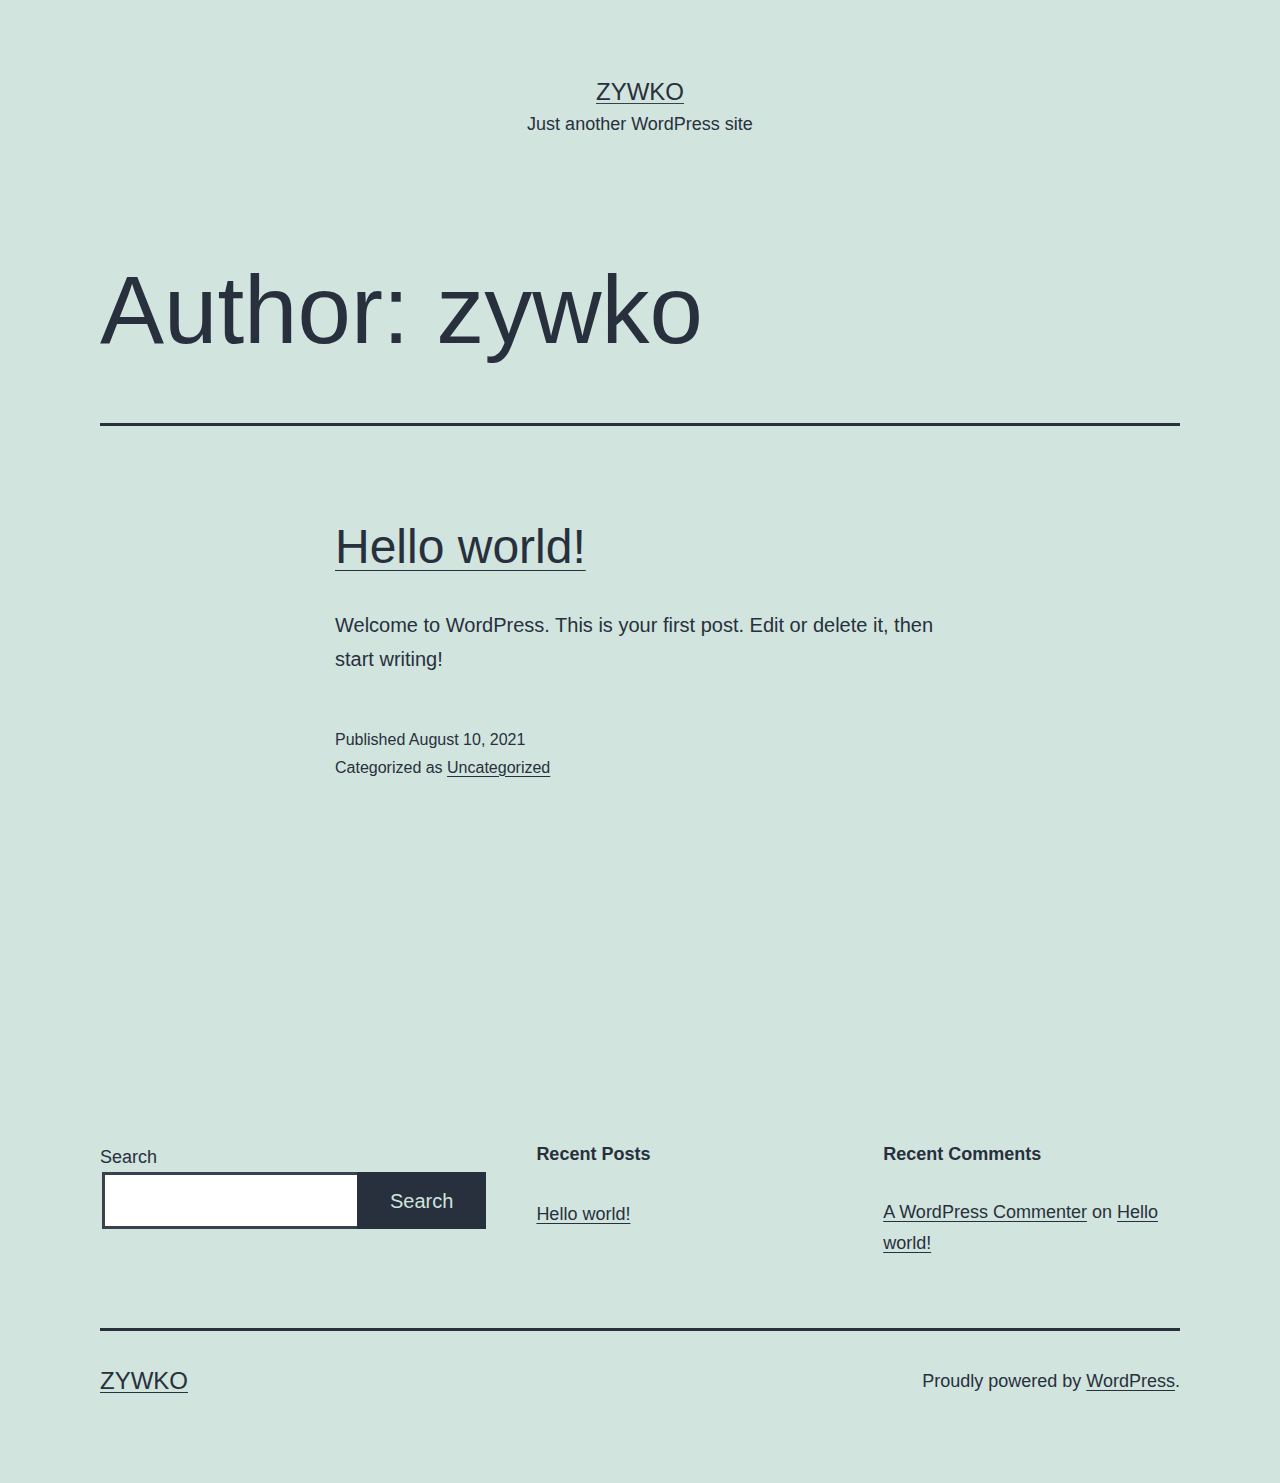
<file: index.html?author=1.html>
<!doctype html>
<html lang="en-US" >
<head>
	<meta charset="UTF-8" />
	<meta name="viewport" content="width=device-width, initial-scale=1" />
	<title>zywko &#8211; Zywko</title>
<meta name='robots' content='max-image-preview:large' />
<link rel='dns-prefetch' href='http://s.w.org/' />
<link rel="alternate" type="application/rss+xml" title="Zywko &raquo; Feed" href="index.html%3Ffeed=rss2" />
<link rel="alternate" type="application/rss+xml" title="Zywko &raquo; Comments Feed" href="index.html%3Ffeed=comments-rss2" />
<link rel="alternate" type="application/rss+xml" title="Zywko &raquo; Posts by zywko Feed" href="index.html%3Ffeed=rss2&amp;author=1" />
		<script>
			window._wpemojiSettings = {"baseUrl":"https:\/\/s.w.org\/images\/core\/emoji\/13.1.0\/72x72\/","ext":".png","svgUrl":"https:\/\/s.w.org\/images\/core\/emoji\/13.1.0\/svg\/","svgExt":".svg","source":{"concatemoji":"http:\/\/167.172.184.231\/wp-includes\/js\/wp-emoji-release.min.js?ver=5.8"}};
			!function(e,a,t){var n,r,o,i=a.createElement("canvas"),p=i.getContext&&i.getContext("2d");function s(e,t){var a=String.fromCharCode;p.clearRect(0,0,i.width,i.height),p.fillText(a.apply(this,e),0,0);e=i.toDataURL();return p.clearRect(0,0,i.width,i.height),p.fillText(a.apply(this,t),0,0),e===i.toDataURL()}function c(e){var t=a.createElement("script");t.src=e,t.defer=t.type="text/javascript",a.getElementsByTagName("head")[0].appendChild(t)}for(o=Array("flag","emoji"),t.supports={everything:!0,everythingExceptFlag:!0},r=0;r<o.length;r++)t.supports[o[r]]=function(e){if(!p||!p.fillText)return!1;switch(p.textBaseline="top",p.font="600 32px Arial",e){case"flag":return s([127987,65039,8205,9895,65039],[127987,65039,8203,9895,65039])?!1:!s([55356,56826,55356,56819],[55356,56826,8203,55356,56819])&&!s([55356,57332,56128,56423,56128,56418,56128,56421,56128,56430,56128,56423,56128,56447],[55356,57332,8203,56128,56423,8203,56128,56418,8203,56128,56421,8203,56128,56430,8203,56128,56423,8203,56128,56447]);case"emoji":return!s([10084,65039,8205,55357,56613],[10084,65039,8203,55357,56613])}return!1}(o[r]),t.supports.everything=t.supports.everything&&t.supports[o[r]],"flag"!==o[r]&&(t.supports.everythingExceptFlag=t.supports.everythingExceptFlag&&t.supports[o[r]]);t.supports.everythingExceptFlag=t.supports.everythingExceptFlag&&!t.supports.flag,t.DOMReady=!1,t.readyCallback=function(){t.DOMReady=!0},t.supports.everything||(n=function(){t.readyCallback()},a.addEventListener?(a.addEventListener("DOMContentLoaded",n,!1),e.addEventListener("load",n,!1)):(e.attachEvent("onload",n),a.attachEvent("onreadystatechange",function(){"complete"===a.readyState&&t.readyCallback()})),(n=t.source||{}).concatemoji?c(n.concatemoji):n.wpemoji&&n.twemoji&&(c(n.twemoji),c(n.wpemoji)))}(window,document,window._wpemojiSettings);
		</script>
		<style>
img.wp-smiley,
img.emoji {
	display: inline !important;
	border: none !important;
	box-shadow: none !important;
	height: 1em !important;
	width: 1em !important;
	margin: 0 .07em !important;
	vertical-align: -0.1em !important;
	background: none !important;
	padding: 0 !important;
}
</style>
	<link rel='stylesheet' id='wp-block-library-css'  href='wp-includes/css/dist/block-library/style.min.css%3Fver=5.8.css' media='all' />
<style id='wp-block-library-theme-inline-css'>
#start-resizable-editor-section{display:none}.wp-block-audio figcaption{color:#555;font-size:13px;text-align:center}.is-dark-theme .wp-block-audio figcaption{color:hsla(0,0%,100%,.65)}.wp-block-code{font-family:Menlo,Consolas,monaco,monospace;color:#1e1e1e;padding:.8em 1em;border:1px solid #ddd;border-radius:4px}.wp-block-embed figcaption{color:#555;font-size:13px;text-align:center}.is-dark-theme .wp-block-embed figcaption{color:hsla(0,0%,100%,.65)}.blocks-gallery-caption{color:#555;font-size:13px;text-align:center}.is-dark-theme .blocks-gallery-caption{color:hsla(0,0%,100%,.65)}.wp-block-image figcaption{color:#555;font-size:13px;text-align:center}.is-dark-theme .wp-block-image figcaption{color:hsla(0,0%,100%,.65)}.wp-block-pullquote{border-top:4px solid;border-bottom:4px solid;margin-bottom:1.75em;color:currentColor}.wp-block-pullquote__citation,.wp-block-pullquote cite,.wp-block-pullquote footer{color:currentColor;text-transform:uppercase;font-size:.8125em;font-style:normal}.wp-block-quote{border-left:.25em solid;margin:0 0 1.75em;padding-left:1em}.wp-block-quote cite,.wp-block-quote footer{color:currentColor;font-size:.8125em;position:relative;font-style:normal}.wp-block-quote.has-text-align-right{border-left:none;border-right:.25em solid;padding-left:0;padding-right:1em}.wp-block-quote.has-text-align-center{border:none;padding-left:0}.wp-block-quote.is-large,.wp-block-quote.is-style-large{border:none}.wp-block-search .wp-block-search__label{font-weight:700}.wp-block-group.has-background{padding:1.25em 2.375em;margin-top:0;margin-bottom:0}.wp-block-separator{border:none;border-bottom:2px solid;margin-left:auto;margin-right:auto;opacity:.4}.wp-block-separator:not(.is-style-wide):not(.is-style-dots){width:100px}.wp-block-separator.has-background:not(.is-style-dots){border-bottom:none;height:1px}.wp-block-separator.has-background:not(.is-style-wide):not(.is-style-dots){height:2px}.wp-block-table thead{border-bottom:3px solid}.wp-block-table tfoot{border-top:3px solid}.wp-block-table td,.wp-block-table th{padding:.5em;border:1px solid;word-break:normal}.wp-block-table figcaption{color:#555;font-size:13px;text-align:center}.is-dark-theme .wp-block-table figcaption{color:hsla(0,0%,100%,.65)}.wp-block-video figcaption{color:#555;font-size:13px;text-align:center}.is-dark-theme .wp-block-video figcaption{color:hsla(0,0%,100%,.65)}.wp-block-template-part.has-background{padding:1.25em 2.375em;margin-top:0;margin-bottom:0}#end-resizable-editor-section{display:none}
</style>
<link rel='stylesheet' id='twenty-twenty-one-style-css'  href='wp-content/themes/twentytwentyone/style.css%3Fver=1.4.css' media='all' />
<link rel='stylesheet' id='twenty-twenty-one-print-style-css'  href='wp-content/themes/twentytwentyone/assets/css/print.css%3Fver=1.4.css' media='print' />
<link rel="https://api.w.org/" href="index.php%3Frest_route=%252F" /><link rel="alternate" type="application/json" href="index.php%3Frest_route=%252Fwp%252Fv2%252Fusers%252F1" /><link rel="EditURI" type="application/rsd+xml" title="RSD" href="xmlrpc.php%3Frsd" />
<link rel="wlwmanifest" type="application/wlwmanifest+xml" href="wp-includes/wlwmanifest.xml" /> 
<meta name="generator" content="WordPress 5.8" />
</head>

<body class="archive author author-zywko author-1 wp-embed-responsive is-light-theme no-js hfeed">
<div id="page" class="site">
	<a class="skip-link screen-reader-text" href="index.html%3Fauthor=1.html#content">Skip to content</a>

	
<header id="masthead" class="site-header has-title-and-tagline" role="banner">

	

<div class="site-branding">

	
						<p class="site-title"><a href="index.html">Zywko</a></p>
			
			<p class="site-description">
			Just another WordPress site		</p>
	</div><!-- .site-branding -->
	

</header><!-- #masthead -->

	<div id="content" class="site-content">
		<div id="primary" class="content-area">
			<main id="main" class="site-main" role="main">


	<header class="page-header alignwide">
		<h1 class="page-title">Author: <span>zywko</span></h1>			</header><!-- .page-header -->

					
<article id="post-1" class="post-1 post type-post status-publish format-standard hentry category-uncategorized entry">

	
<header class="entry-header">
	<h2 class="entry-title default-max-width"><a href="index.html%3Fp=1.html">Hello world!</a></h2></header><!-- .entry-header -->

	<div class="entry-content">
		<p>Welcome to WordPress. This is your first post. Edit or delete it, then start writing!</p>
	</div><!-- .entry-content -->

	<footer class="entry-footer default-max-width">
		<span class="posted-on">Published <time class="entry-date published updated" datetime="2021-08-10T08:50:09+00:00">August 10, 2021</time></span><div class="post-taxonomies"><span class="cat-links">Categorized as <a href="index.html%3Fcat=1.html" rel="category">Uncategorized</a> </span></div>	</footer><!-- .entry-footer -->
</article><!-- #post-${ID} -->
	
	

			</main><!-- #main -->
		</div><!-- #primary -->
	</div><!-- #content -->

	
	<aside class="widget-area">
		<section id="block-2" class="widget widget_block widget_search"><form role="search" method="get" action="index.html" class="wp-block-search__button-outside wp-block-search__text-button wp-block-search"><label for="wp-block-search__input-1" class="wp-block-search__label">Search</label><div class="wp-block-search__inside-wrapper"><input type="search" id="wp-block-search__input-1" class="wp-block-search__input" name="s" value="" placeholder=""  required /><button type="submit" class="wp-block-search__button ">Search</button></div></form></section><section id="block-3" class="widget widget_block"><div class="wp-block-group"><div class="wp-block-group__inner-container"><h2>Recent Posts</h2><ul class="wp-block-latest-posts__list wp-block-latest-posts"><li><a href="index.html%3Fp=1.html">Hello world!</a></li>
</ul></div></div></section><section id="block-4" class="widget widget_block"><div class="wp-block-group"><div class="wp-block-group__inner-container"><h2>Recent Comments</h2><ol class="wp-block-latest-comments"><li class="wp-block-latest-comments__comment"><article><footer class="wp-block-latest-comments__comment-meta"><a class="wp-block-latest-comments__comment-author" href="https://wordpress.org/">A WordPress Commenter</a> on <a class="wp-block-latest-comments__comment-link" href="index.html%3Fp=1.html#comment-1">Hello world!</a></footer></article></li></ol></div></div></section>	</aside><!-- .widget-area -->


	<footer id="colophon" class="site-footer" role="contentinfo">

				<div class="site-info">
			<div class="site-name">
																						<a href="index.html">Zywko</a>
																		</div><!-- .site-name -->
			<div class="powered-by">
				Proudly powered by <a href="https://wordpress.org/">WordPress</a>.			</div><!-- .powered-by -->

		</div><!-- .site-info -->
	</footer><!-- #colophon -->

</div><!-- #page -->

<script>document.body.classList.remove("no-js");</script>	<script>
	if ( -1 !== navigator.userAgent.indexOf( 'MSIE' ) || -1 !== navigator.appVersion.indexOf( 'Trident/' ) ) {
		document.body.classList.add( 'is-IE' );
	}
	</script>
	<script id='twenty-twenty-one-ie11-polyfills-js-after'>
( Element.prototype.matches && Element.prototype.closest && window.NodeList && NodeList.prototype.forEach ) || document.write( '<script src="wp-content/themes/twentytwentyone/assets/js/polyfills.js%3Fver=1.4"></scr' + 'ipt>' );
</script>
<script src='wp-content/themes/twentytwentyone/assets/js/responsive-embeds.js%3Fver=1.4' id='twenty-twenty-one-responsive-embeds-script-js'></script>
<script src='wp-includes/js/wp-embed.min.js%3Fver=5.8' id='wp-embed-js'></script>
	<script>
	/(trident|msie)/i.test(navigator.userAgent)&&document.getElementById&&window.addEventListener&&window.addEventListener("hashchange",(function(){var t,e=location.hash.substring(1);/^[A-z0-9_-]+$/.test(e)&&(t=document.getElementById(e))&&(/^(?:a|select|input|button|textarea)$/i.test(t.tagName)||(t.tabIndex=-1),t.focus())}),!1);
	</script>
	
</body>
</html>
</file>
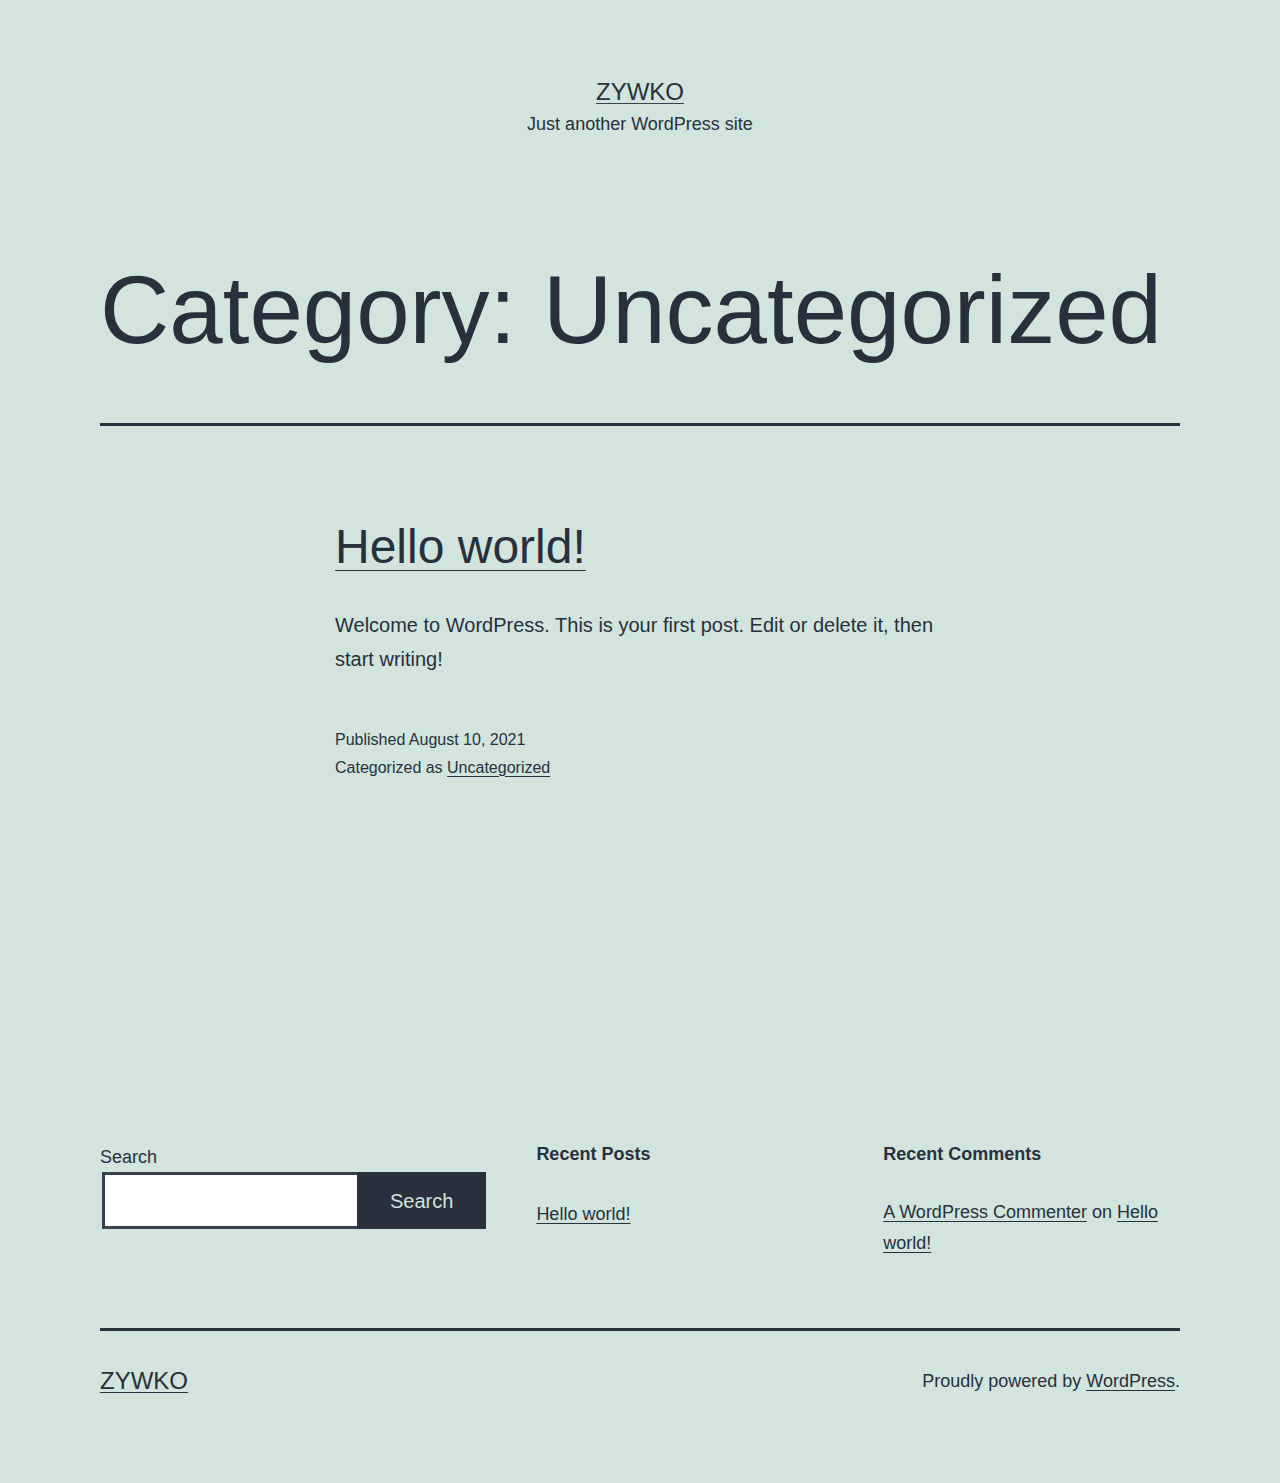
<file: index.html?cat=1.html>
<!doctype html>
<html lang="en-US" >
<head>
	<meta charset="UTF-8" />
	<meta name="viewport" content="width=device-width, initial-scale=1" />
	<title>Uncategorized &#8211; Zywko</title>
<meta name='robots' content='max-image-preview:large' />
<link rel='dns-prefetch' href='http://s.w.org/' />
<link rel="alternate" type="application/rss+xml" title="Zywko &raquo; Feed" href="index.html%3Ffeed=rss2" />
<link rel="alternate" type="application/rss+xml" title="Zywko &raquo; Comments Feed" href="index.html%3Ffeed=comments-rss2" />
<link rel="alternate" type="application/rss+xml" title="Zywko &raquo; Uncategorized Category Feed" href="index.html%3Ffeed=rss2&amp;cat=1" />
		<script>
			window._wpemojiSettings = {"baseUrl":"https:\/\/s.w.org\/images\/core\/emoji\/13.1.0\/72x72\/","ext":".png","svgUrl":"https:\/\/s.w.org\/images\/core\/emoji\/13.1.0\/svg\/","svgExt":".svg","source":{"concatemoji":"http:\/\/167.172.184.231\/wp-includes\/js\/wp-emoji-release.min.js?ver=5.8"}};
			!function(e,a,t){var n,r,o,i=a.createElement("canvas"),p=i.getContext&&i.getContext("2d");function s(e,t){var a=String.fromCharCode;p.clearRect(0,0,i.width,i.height),p.fillText(a.apply(this,e),0,0);e=i.toDataURL();return p.clearRect(0,0,i.width,i.height),p.fillText(a.apply(this,t),0,0),e===i.toDataURL()}function c(e){var t=a.createElement("script");t.src=e,t.defer=t.type="text/javascript",a.getElementsByTagName("head")[0].appendChild(t)}for(o=Array("flag","emoji"),t.supports={everything:!0,everythingExceptFlag:!0},r=0;r<o.length;r++)t.supports[o[r]]=function(e){if(!p||!p.fillText)return!1;switch(p.textBaseline="top",p.font="600 32px Arial",e){case"flag":return s([127987,65039,8205,9895,65039],[127987,65039,8203,9895,65039])?!1:!s([55356,56826,55356,56819],[55356,56826,8203,55356,56819])&&!s([55356,57332,56128,56423,56128,56418,56128,56421,56128,56430,56128,56423,56128,56447],[55356,57332,8203,56128,56423,8203,56128,56418,8203,56128,56421,8203,56128,56430,8203,56128,56423,8203,56128,56447]);case"emoji":return!s([10084,65039,8205,55357,56613],[10084,65039,8203,55357,56613])}return!1}(o[r]),t.supports.everything=t.supports.everything&&t.supports[o[r]],"flag"!==o[r]&&(t.supports.everythingExceptFlag=t.supports.everythingExceptFlag&&t.supports[o[r]]);t.supports.everythingExceptFlag=t.supports.everythingExceptFlag&&!t.supports.flag,t.DOMReady=!1,t.readyCallback=function(){t.DOMReady=!0},t.supports.everything||(n=function(){t.readyCallback()},a.addEventListener?(a.addEventListener("DOMContentLoaded",n,!1),e.addEventListener("load",n,!1)):(e.attachEvent("onload",n),a.attachEvent("onreadystatechange",function(){"complete"===a.readyState&&t.readyCallback()})),(n=t.source||{}).concatemoji?c(n.concatemoji):n.wpemoji&&n.twemoji&&(c(n.twemoji),c(n.wpemoji)))}(window,document,window._wpemojiSettings);
		</script>
		<style>
img.wp-smiley,
img.emoji {
	display: inline !important;
	border: none !important;
	box-shadow: none !important;
	height: 1em !important;
	width: 1em !important;
	margin: 0 .07em !important;
	vertical-align: -0.1em !important;
	background: none !important;
	padding: 0 !important;
}
</style>
	<link rel='stylesheet' id='wp-block-library-css'  href='wp-includes/css/dist/block-library/style.min.css%3Fver=5.8.css' media='all' />
<style id='wp-block-library-theme-inline-css'>
#start-resizable-editor-section{display:none}.wp-block-audio figcaption{color:#555;font-size:13px;text-align:center}.is-dark-theme .wp-block-audio figcaption{color:hsla(0,0%,100%,.65)}.wp-block-code{font-family:Menlo,Consolas,monaco,monospace;color:#1e1e1e;padding:.8em 1em;border:1px solid #ddd;border-radius:4px}.wp-block-embed figcaption{color:#555;font-size:13px;text-align:center}.is-dark-theme .wp-block-embed figcaption{color:hsla(0,0%,100%,.65)}.blocks-gallery-caption{color:#555;font-size:13px;text-align:center}.is-dark-theme .blocks-gallery-caption{color:hsla(0,0%,100%,.65)}.wp-block-image figcaption{color:#555;font-size:13px;text-align:center}.is-dark-theme .wp-block-image figcaption{color:hsla(0,0%,100%,.65)}.wp-block-pullquote{border-top:4px solid;border-bottom:4px solid;margin-bottom:1.75em;color:currentColor}.wp-block-pullquote__citation,.wp-block-pullquote cite,.wp-block-pullquote footer{color:currentColor;text-transform:uppercase;font-size:.8125em;font-style:normal}.wp-block-quote{border-left:.25em solid;margin:0 0 1.75em;padding-left:1em}.wp-block-quote cite,.wp-block-quote footer{color:currentColor;font-size:.8125em;position:relative;font-style:normal}.wp-block-quote.has-text-align-right{border-left:none;border-right:.25em solid;padding-left:0;padding-right:1em}.wp-block-quote.has-text-align-center{border:none;padding-left:0}.wp-block-quote.is-large,.wp-block-quote.is-style-large{border:none}.wp-block-search .wp-block-search__label{font-weight:700}.wp-block-group.has-background{padding:1.25em 2.375em;margin-top:0;margin-bottom:0}.wp-block-separator{border:none;border-bottom:2px solid;margin-left:auto;margin-right:auto;opacity:.4}.wp-block-separator:not(.is-style-wide):not(.is-style-dots){width:100px}.wp-block-separator.has-background:not(.is-style-dots){border-bottom:none;height:1px}.wp-block-separator.has-background:not(.is-style-wide):not(.is-style-dots){height:2px}.wp-block-table thead{border-bottom:3px solid}.wp-block-table tfoot{border-top:3px solid}.wp-block-table td,.wp-block-table th{padding:.5em;border:1px solid;word-break:normal}.wp-block-table figcaption{color:#555;font-size:13px;text-align:center}.is-dark-theme .wp-block-table figcaption{color:hsla(0,0%,100%,.65)}.wp-block-video figcaption{color:#555;font-size:13px;text-align:center}.is-dark-theme .wp-block-video figcaption{color:hsla(0,0%,100%,.65)}.wp-block-template-part.has-background{padding:1.25em 2.375em;margin-top:0;margin-bottom:0}#end-resizable-editor-section{display:none}
</style>
<link rel='stylesheet' id='twenty-twenty-one-style-css'  href='wp-content/themes/twentytwentyone/style.css%3Fver=1.4.css' media='all' />
<link rel='stylesheet' id='twenty-twenty-one-print-style-css'  href='wp-content/themes/twentytwentyone/assets/css/print.css%3Fver=1.4.css' media='print' />
<link rel="https://api.w.org/" href="index.php%3Frest_route=%252F" /><link rel="alternate" type="application/json" href="index.php%3Frest_route=%252Fwp%252Fv2%252Fcategories%252F1" /><link rel="EditURI" type="application/rsd+xml" title="RSD" href="xmlrpc.php%3Frsd" />
<link rel="wlwmanifest" type="application/wlwmanifest+xml" href="wp-includes/wlwmanifest.xml" /> 
<meta name="generator" content="WordPress 5.8" />
</head>

<body class="archive category category-uncategorized category-1 wp-embed-responsive is-light-theme no-js hfeed">
<div id="page" class="site">
	<a class="skip-link screen-reader-text" href="index.html%3Fcat=1.html#content">Skip to content</a>

	
<header id="masthead" class="site-header has-title-and-tagline" role="banner">

	

<div class="site-branding">

	
						<p class="site-title"><a href="index.html">Zywko</a></p>
			
			<p class="site-description">
			Just another WordPress site		</p>
	</div><!-- .site-branding -->
	

</header><!-- #masthead -->

	<div id="content" class="site-content">
		<div id="primary" class="content-area">
			<main id="main" class="site-main" role="main">


	<header class="page-header alignwide">
		<h1 class="page-title">Category: <span>Uncategorized</span></h1>			</header><!-- .page-header -->

					
<article id="post-1" class="post-1 post type-post status-publish format-standard hentry category-uncategorized entry">

	
<header class="entry-header">
	<h2 class="entry-title default-max-width"><a href="index.html%3Fp=1.html">Hello world!</a></h2></header><!-- .entry-header -->

	<div class="entry-content">
		<p>Welcome to WordPress. This is your first post. Edit or delete it, then start writing!</p>
	</div><!-- .entry-content -->

	<footer class="entry-footer default-max-width">
		<span class="posted-on">Published <time class="entry-date published updated" datetime="2021-08-10T08:50:09+00:00">August 10, 2021</time></span><div class="post-taxonomies"><span class="cat-links">Categorized as <a href="index.html%3Fcat=1.html" rel="category">Uncategorized</a> </span></div>	</footer><!-- .entry-footer -->
</article><!-- #post-${ID} -->
	
	

			</main><!-- #main -->
		</div><!-- #primary -->
	</div><!-- #content -->

	
	<aside class="widget-area">
		<section id="block-2" class="widget widget_block widget_search"><form role="search" method="get" action="index.html" class="wp-block-search__button-outside wp-block-search__text-button wp-block-search"><label for="wp-block-search__input-1" class="wp-block-search__label">Search</label><div class="wp-block-search__inside-wrapper"><input type="search" id="wp-block-search__input-1" class="wp-block-search__input" name="s" value="" placeholder=""  required /><button type="submit" class="wp-block-search__button ">Search</button></div></form></section><section id="block-3" class="widget widget_block"><div class="wp-block-group"><div class="wp-block-group__inner-container"><h2>Recent Posts</h2><ul class="wp-block-latest-posts__list wp-block-latest-posts"><li><a href="index.html%3Fp=1.html">Hello world!</a></li>
</ul></div></div></section><section id="block-4" class="widget widget_block"><div class="wp-block-group"><div class="wp-block-group__inner-container"><h2>Recent Comments</h2><ol class="wp-block-latest-comments"><li class="wp-block-latest-comments__comment"><article><footer class="wp-block-latest-comments__comment-meta"><a class="wp-block-latest-comments__comment-author" href="https://wordpress.org/">A WordPress Commenter</a> on <a class="wp-block-latest-comments__comment-link" href="index.html%3Fp=1.html#comment-1">Hello world!</a></footer></article></li></ol></div></div></section>	</aside><!-- .widget-area -->


	<footer id="colophon" class="site-footer" role="contentinfo">

				<div class="site-info">
			<div class="site-name">
																						<a href="index.html">Zywko</a>
																		</div><!-- .site-name -->
			<div class="powered-by">
				Proudly powered by <a href="https://wordpress.org/">WordPress</a>.			</div><!-- .powered-by -->

		</div><!-- .site-info -->
	</footer><!-- #colophon -->

</div><!-- #page -->

<script>document.body.classList.remove("no-js");</script>	<script>
	if ( -1 !== navigator.userAgent.indexOf( 'MSIE' ) || -1 !== navigator.appVersion.indexOf( 'Trident/' ) ) {
		document.body.classList.add( 'is-IE' );
	}
	</script>
	<script id='twenty-twenty-one-ie11-polyfills-js-after'>
( Element.prototype.matches && Element.prototype.closest && window.NodeList && NodeList.prototype.forEach ) || document.write( '<script src="wp-content/themes/twentytwentyone/assets/js/polyfills.js%3Fver=1.4"></scr' + 'ipt>' );
</script>
<script src='wp-content/themes/twentytwentyone/assets/js/responsive-embeds.js%3Fver=1.4' id='twenty-twenty-one-responsive-embeds-script-js'></script>
<script src='wp-includes/js/wp-embed.min.js%3Fver=5.8' id='wp-embed-js'></script>
	<script>
	/(trident|msie)/i.test(navigator.userAgent)&&document.getElementById&&window.addEventListener&&window.addEventListener("hashchange",(function(){var t,e=location.hash.substring(1);/^[A-z0-9_-]+$/.test(e)&&(t=document.getElementById(e))&&(/^(?:a|select|input|button|textarea)$/i.test(t.tagName)||(t.tabIndex=-1),t.focus())}),!1);
	</script>
	
</body>
</html>
</file>
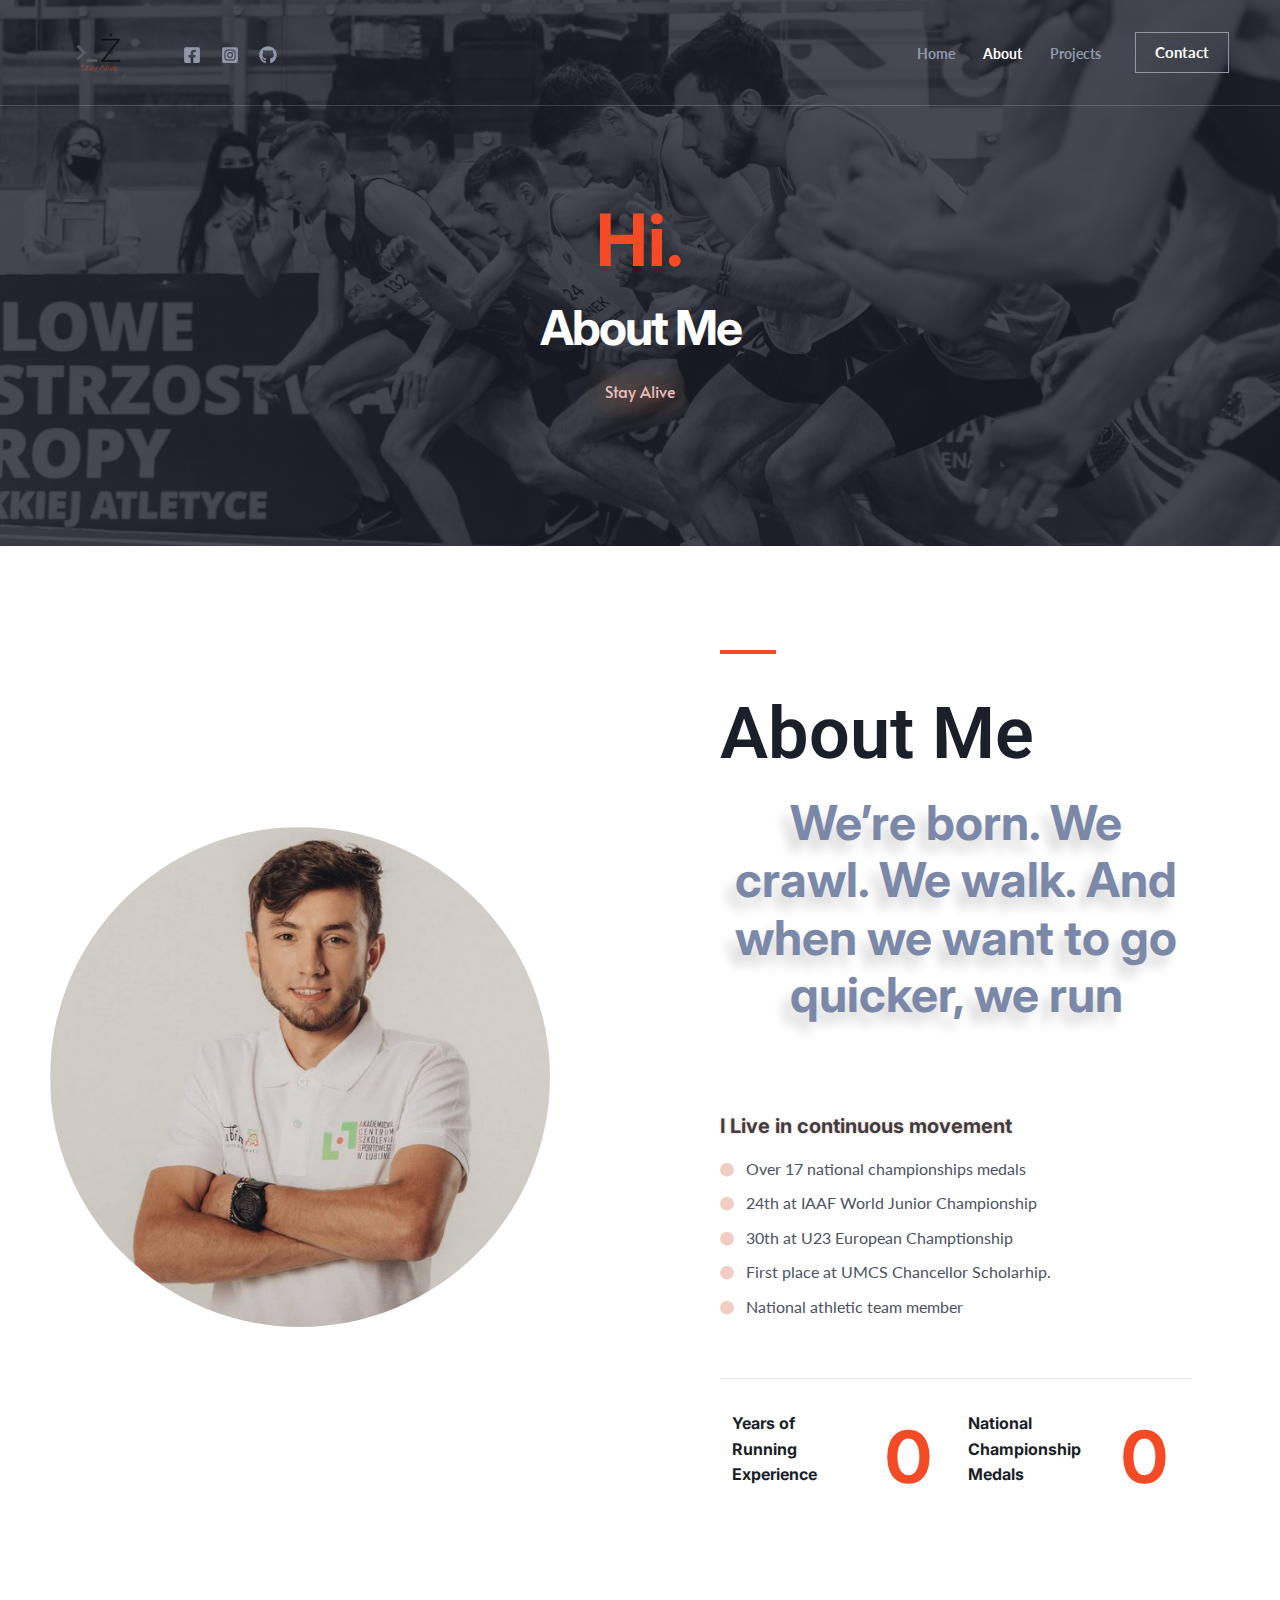
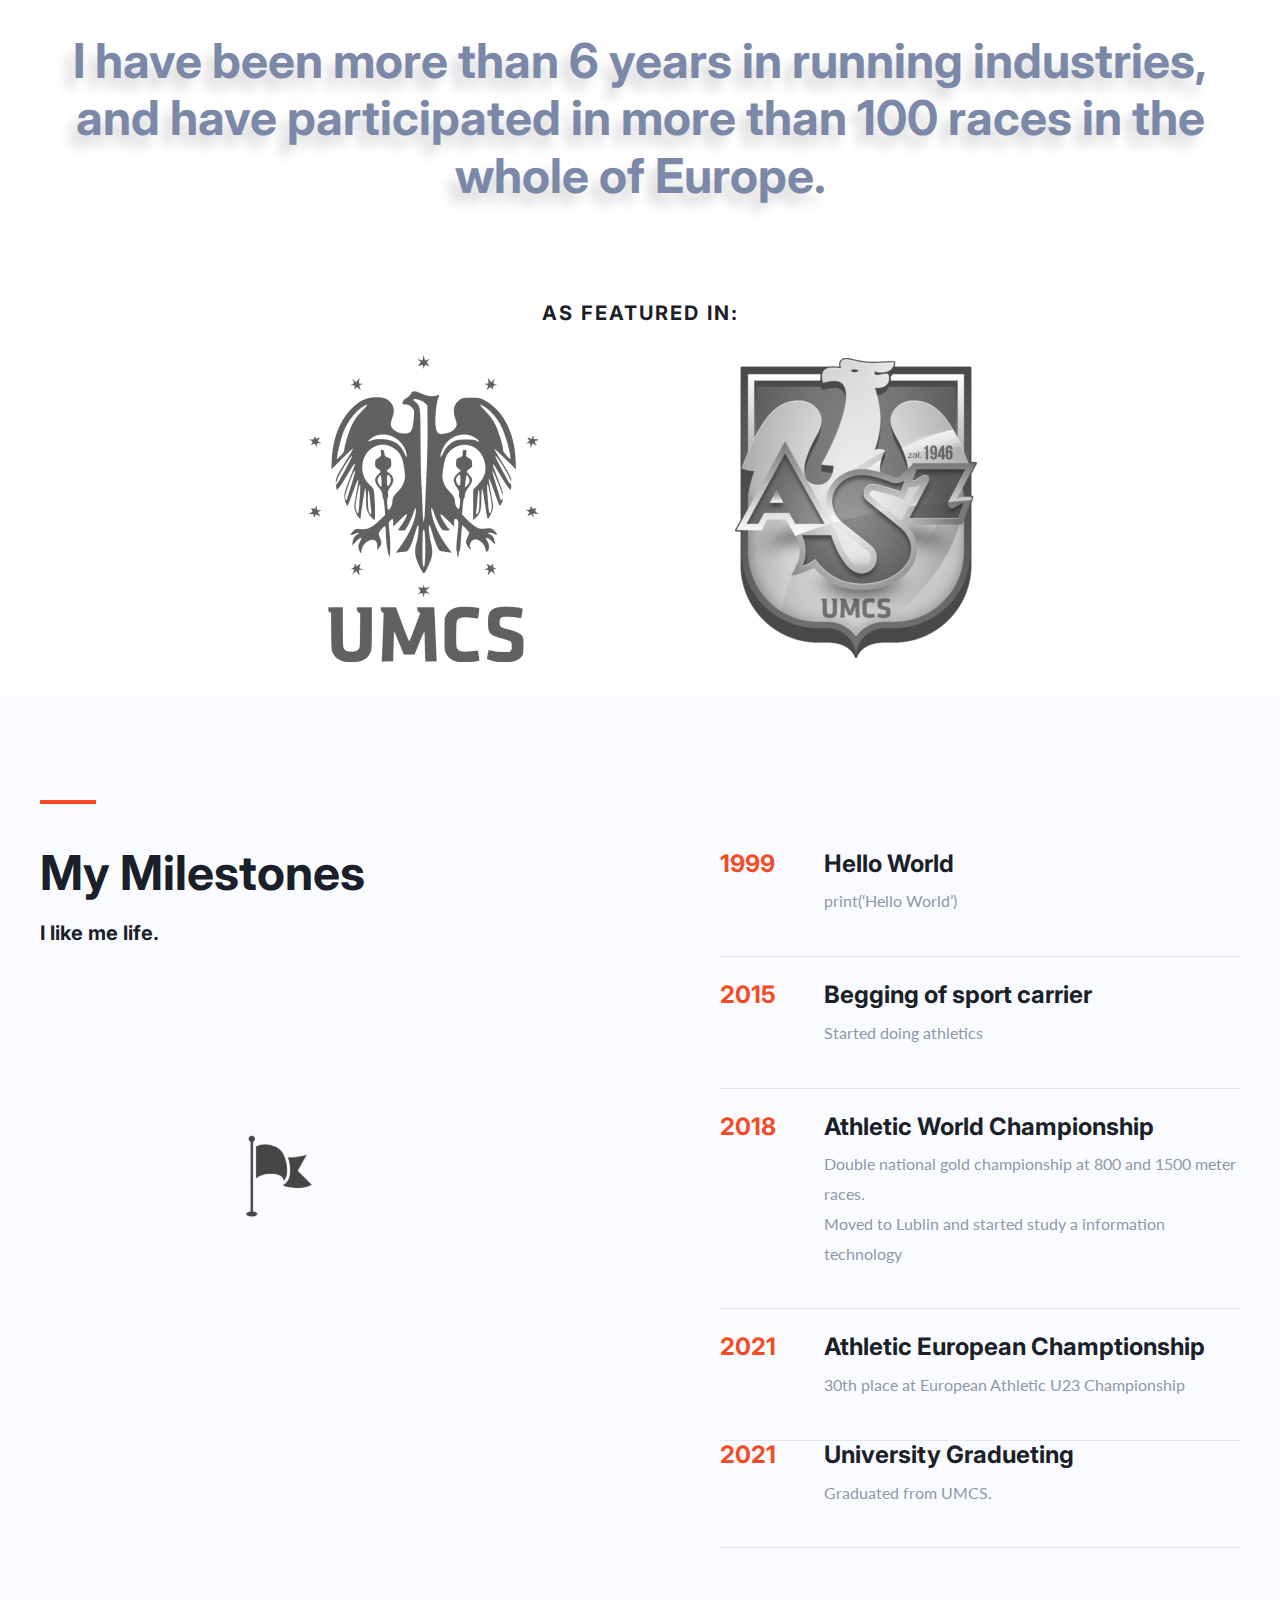
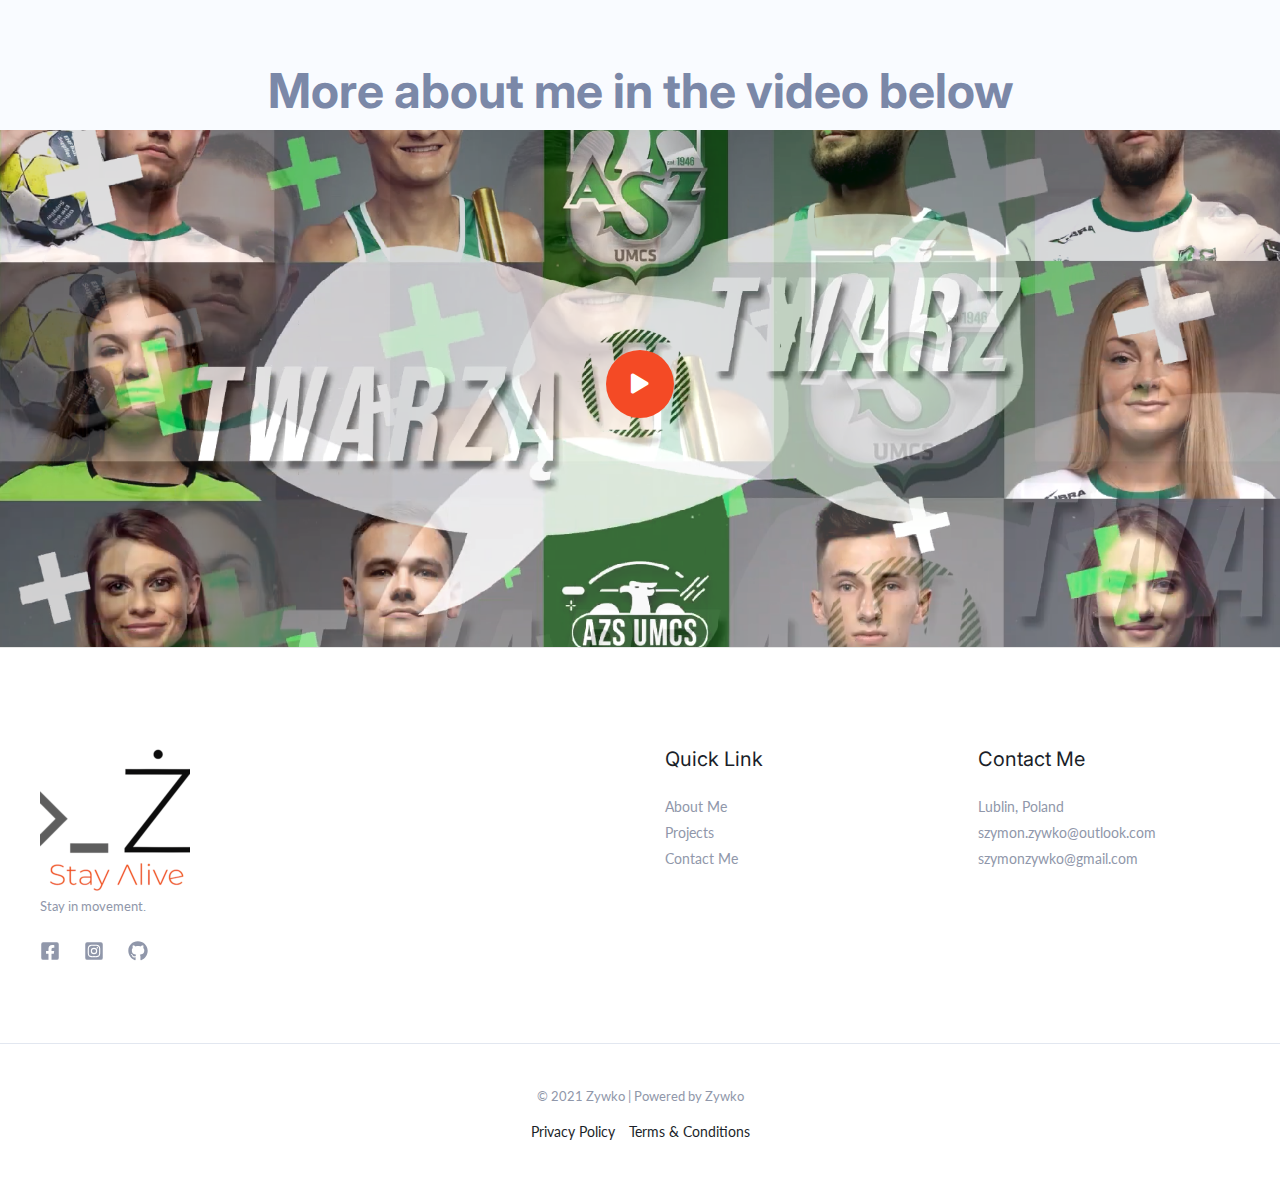
<file: index.html?p=561.html>
<!DOCTYPE html>
<html lang="en-US">
<head>
<meta charset="UTF-8">
<meta name="viewport" content="width=device-width, initial-scale=1">
<link rel="profile" href="https://gmpg.org/xfn/11">

<title>About &#8211; Zywko</title>
<meta name='robots' content='max-image-preview:large' />
<link rel='dns-prefetch' href='http://fonts.googleapis.com/' />
<link rel='dns-prefetch' href='http://s.w.org/' />
<link rel="alternate" type="application/rss+xml" title="Zywko &raquo; Feed" href="feed/index.html" />
<link rel="alternate" type="application/rss+xml" title="Zywko &raquo; Comments Feed" href="comments/feed/index.html" />
		<script>
			window._wpemojiSettings = {"baseUrl":"https:\/\/s.w.org\/images\/core\/emoji\/13.1.0\/72x72\/","ext":".png","svgUrl":"https:\/\/s.w.org\/images\/core\/emoji\/13.1.0\/svg\/","svgExt":".svg","source":{"concatemoji":"http:\/\/46.101.242.190\/wp-includes\/js\/wp-emoji-release.min.js?ver=5.8"}};
			!function(e,a,t){var n,r,o,i=a.createElement("canvas"),p=i.getContext&&i.getContext("2d");function s(e,t){var a=String.fromCharCode;p.clearRect(0,0,i.width,i.height),p.fillText(a.apply(this,e),0,0);e=i.toDataURL();return p.clearRect(0,0,i.width,i.height),p.fillText(a.apply(this,t),0,0),e===i.toDataURL()}function c(e){var t=a.createElement("script");t.src=e,t.defer=t.type="text/javascript",a.getElementsByTagName("head")[0].appendChild(t)}for(o=Array("flag","emoji"),t.supports={everything:!0,everythingExceptFlag:!0},r=0;r<o.length;r++)t.supports[o[r]]=function(e){if(!p||!p.fillText)return!1;switch(p.textBaseline="top",p.font="600 32px Arial",e){case"flag":return s([127987,65039,8205,9895,65039],[127987,65039,8203,9895,65039])?!1:!s([55356,56826,55356,56819],[55356,56826,8203,55356,56819])&&!s([55356,57332,56128,56423,56128,56418,56128,56421,56128,56430,56128,56423,56128,56447],[55356,57332,8203,56128,56423,8203,56128,56418,8203,56128,56421,8203,56128,56430,8203,56128,56423,8203,56128,56447]);case"emoji":return!s([10084,65039,8205,55357,56613],[10084,65039,8203,55357,56613])}return!1}(o[r]),t.supports.everything=t.supports.everything&&t.supports[o[r]],"flag"!==o[r]&&(t.supports.everythingExceptFlag=t.supports.everythingExceptFlag&&t.supports[o[r]]);t.supports.everythingExceptFlag=t.supports.everythingExceptFlag&&!t.supports.flag,t.DOMReady=!1,t.readyCallback=function(){t.DOMReady=!0},t.supports.everything||(n=function(){t.readyCallback()},a.addEventListener?(a.addEventListener("DOMContentLoaded",n,!1),e.addEventListener("load",n,!1)):(e.attachEvent("onload",n),a.attachEvent("onreadystatechange",function(){"complete"===a.readyState&&t.readyCallback()})),(n=t.source||{}).concatemoji?c(n.concatemoji):n.wpemoji&&n.twemoji&&(c(n.twemoji),c(n.wpemoji)))}(window,document,window._wpemojiSettings);
		</script>
		<style>
img.wp-smiley,
img.emoji {
	display: inline !important;
	border: none !important;
	box-shadow: none !important;
	height: 1em !important;
	width: 1em !important;
	margin: 0 .07em !important;
	vertical-align: -0.1em !important;
	background: none !important;
	padding: 0 !important;
}
</style>
	<link rel='stylesheet' id='astra-theme-css-css'  href='wp-content/themes/astra/assets/css/minified/frontend.min.css%3Fver=3.6.8.css' media='all' />
<style id='astra-theme-css-inline-css'>
html{font-size:100%;}a,.page-title{color:#1b1f29;}a:hover,a:focus{color:#f44a25;}body,button,input,select,textarea,.ast-button,.ast-custom-button{font-family:'Lato',sans-serif;font-weight:400;font-size:16px;font-size:1rem;}blockquote{color:#454c5f;}p,.entry-content p{margin-bottom:1em;}h1,.entry-content h1,h2,.entry-content h2,h3,.entry-content h3,h4,.entry-content h4,h5,.entry-content h5,h6,.entry-content h6,.site-title,.site-title a{font-family:'Inter',sans-serif;font-weight:700;}.site-title{font-size:35px;font-size:2.1875rem;display:none;}header .custom-logo-link img{max-width:48px;}.astra-logo-svg{width:48px;}.ast-archive-description .ast-archive-title{font-size:40px;font-size:2.5rem;}.site-header .site-description{font-size:15px;font-size:0.9375rem;display:none;}.entry-title{font-size:40px;font-size:2.5rem;}h1,.entry-content h1{font-size:72px;font-size:4.5rem;font-family:'Inter',sans-serif;line-height:1.1;}h2,.entry-content h2{font-size:48px;font-size:3rem;font-family:'Inter',sans-serif;line-height:1.2;}h3,.entry-content h3{font-size:32px;font-size:2rem;font-family:'Inter',sans-serif;line-height:1.2;}h4,.entry-content h4{font-size:24px;font-size:1.5rem;line-height:1.2;}h5,.entry-content h5{font-size:20px;font-size:1.25rem;line-height:1.2;}h6,.entry-content h6{font-size:14px;font-size:0.875rem;line-height:1.2;}.ast-single-post .entry-title,.page-title{font-size:30px;font-size:1.875rem;}::selection{background-color:#f44a25;color:#ffffff;}body,h1,.entry-title a,.entry-content h1,h2,.entry-content h2,h3,.entry-content h3,h4,.entry-content h4,h5,.entry-content h5,h6,.entry-content h6{color:#9097aa;}.tagcloud a:hover,.tagcloud a:focus,.tagcloud a.current-item{color:#ffffff;border-color:#1b1f29;background-color:#1b1f29;}input:focus,input[type="text"]:focus,input[type="email"]:focus,input[type="url"]:focus,input[type="password"]:focus,input[type="reset"]:focus,input[type="search"]:focus,textarea:focus{border-color:#1b1f29;}input[type="radio"]:checked,input[type=reset],input[type="checkbox"]:checked,input[type="checkbox"]:hover:checked,input[type="checkbox"]:focus:checked,input[type=range]::-webkit-slider-thumb{border-color:#1b1f29;background-color:#1b1f29;box-shadow:none;}.site-footer a:hover + .post-count,.site-footer a:focus + .post-count{background:#1b1f29;border-color:#1b1f29;}.single .nav-links .nav-previous,.single .nav-links .nav-next{color:#1b1f29;}.entry-meta,.entry-meta *{line-height:1.45;color:#1b1f29;}.entry-meta a:hover,.entry-meta a:hover *,.entry-meta a:focus,.entry-meta a:focus *,.page-links > .page-link,.page-links .page-link:hover,.post-navigation a:hover{color:#f44a25;}.widget-title{font-size:22px;font-size:1.375rem;color:#9097aa;}#cat option,.secondary .calendar_wrap thead a,.secondary .calendar_wrap thead a:visited{color:#1b1f29;}.secondary .calendar_wrap #today,.ast-progress-val span{background:#1b1f29;}.secondary a:hover + .post-count,.secondary a:focus + .post-count{background:#1b1f29;border-color:#1b1f29;}.calendar_wrap #today > a{color:#ffffff;}.page-links .page-link,.single .post-navigation a{color:#1b1f29;}.ast-logo-title-inline .site-logo-img{padding-right:1em;}.site-logo-img img{ transition:all 0.2s linear;}.ast-page-builder-template .hentry {margin: 0;}.ast-page-builder-template .site-content > .ast-container {max-width: 100%;padding: 0;}.ast-page-builder-template .site-content #primary {padding: 0;margin: 0;}.ast-page-builder-template .no-results {text-align: center;margin: 4em auto;}.ast-page-builder-template .ast-pagination {padding: 2em;} .ast-page-builder-template .entry-header.ast-no-title.ast-no-thumbnail {margin-top: 0;}.ast-page-builder-template .entry-header.ast-header-without-markup {margin-top: 0;margin-bottom: 0;}.ast-page-builder-template .entry-header.ast-no-title.ast-no-meta {margin-bottom: 0;}.ast-page-builder-template.single .post-navigation {padding-bottom: 2em;}.ast-page-builder-template.single-post .site-content > .ast-container {max-width: 100%;}.ast-page-builder-template.single-post .site-content > .ast-container {max-width: 100%;}.ast-page-builder-template .entry-header {margin-top: 4em;margin-left: auto;margin-right: auto;padding-left: 20px;padding-right: 20px;}.ast-page-builder-template .ast-archive-description {margin-top: 4em;margin-left: auto;margin-right: auto;padding-left: 20px;padding-right: 20px;}.ast-page-builder-template.ast-no-sidebar .entry-content .alignwide {margin-left: 0;margin-right: 0;}.single.ast-page-builder-template .entry-header {padding-left: 20px;padding-right: 20px;}.ast-page-builder-template.ast-no-sidebar .entry-content .alignwide {margin-left: 0;margin-right: 0;}@media (max-width:921px){#ast-desktop-header{display:none;}}@media (min-width:921px){#ast-mobile-header{display:none;}}.wp-block-buttons.aligncenter{justify-content:center;}@media (min-width:1200px){.wp-block-group .has-background{padding:20px;}}@media (min-width:1200px){.ast-no-sidebar.ast-separate-container .entry-content .wp-block-group.alignwide,.ast-no-sidebar.ast-separate-container .entry-content .wp-block-cover.alignwide{margin-left:-20px;margin-right:-20px;padding-left:20px;padding-right:20px;}.ast-no-sidebar.ast-separate-container .entry-content .wp-block-cover.alignfull,.ast-no-sidebar.ast-separate-container .entry-content .wp-block-group.alignfull{margin-left:-6.67em;margin-right:-6.67em;padding-left:6.67em;padding-right:6.67em;}}@media (min-width:1200px){.wp-block-cover-image.alignwide .wp-block-cover__inner-container,.wp-block-cover.alignwide .wp-block-cover__inner-container,.wp-block-cover-image.alignfull .wp-block-cover__inner-container,.wp-block-cover.alignfull .wp-block-cover__inner-container{width:100%;}}.ast-plain-container.ast-no-sidebar #primary{margin-top:0;margin-bottom:0;}@media (max-width:921px){.ast-theme-transparent-header #primary,.ast-theme-transparent-header #secondary{padding:0;}}.wp-block-columns{margin-bottom:unset;}.wp-block-image.size-full{margin:2rem 0;}.wp-block-separator.has-background{padding:0;}.wp-block-gallery{margin-bottom:1.6em;}.wp-block-group{padding-top:4em;padding-bottom:4em;}.wp-block-group__inner-container .wp-block-columns:last-child,.wp-block-group__inner-container :last-child,.wp-block-table table{margin-bottom:0;}.blocks-gallery-grid{width:100%;}.wp-block-navigation-link__content{padding:5px 0;}.wp-block-group .wp-block-group .has-text-align-center,.wp-block-group .wp-block-column .has-text-align-center{max-width:100%;}.has-text-align-center{margin:0 auto;}@media (min-width:1200px){.wp-block-cover__inner-container,.alignwide .wp-block-group__inner-container,.alignfull .wp-block-group__inner-container{max-width:1200px;margin:0 auto;}.wp-block-group.alignnone,.wp-block-group.aligncenter,.wp-block-group.alignleft,.wp-block-group.alignright,.wp-block-group.alignwide,.wp-block-columns.alignwide{margin:2rem 0 1rem 0;}}@media (max-width:1200px){.wp-block-group{padding:3em;}.wp-block-group .wp-block-group{padding:1.5em;}.wp-block-columns,.wp-block-column{margin:1rem 0;}}@media (min-width:921px){.wp-block-columns .wp-block-group{padding:2em;}}@media (max-width:544px){.wp-block-cover-image .wp-block-cover__inner-container,.wp-block-cover .wp-block-cover__inner-container{width:unset;}.wp-block-cover,.wp-block-cover-image{padding:2em 0;}.wp-block-group,.wp-block-cover{padding:2em;}.wp-block-media-text__media img,.wp-block-media-text__media video{width:unset;max-width:100%;}.wp-block-media-text.has-background .wp-block-media-text__content{padding:1em;}}@media (max-width:921px){.ast-plain-container.ast-no-sidebar #primary{padding:0;}}@media (min-width:544px){.entry-content .wp-block-media-text.has-media-on-the-right .wp-block-media-text__content{padding:0 8% 0 0;}.entry-content .wp-block-media-text .wp-block-media-text__content{padding:0 0 0 8%;}.ast-plain-container .site-content .entry-content .has-custom-content-position.is-position-bottom-left > *,.ast-plain-container .site-content .entry-content .has-custom-content-position.is-position-bottom-right > *,.ast-plain-container .site-content .entry-content .has-custom-content-position.is-position-top-left > *,.ast-plain-container .site-content .entry-content .has-custom-content-position.is-position-top-right > *,.ast-plain-container .site-content .entry-content .has-custom-content-position.is-position-center-right > *,.ast-plain-container .site-content .entry-content .has-custom-content-position.is-position-center-left > *{margin:0;}}@media (max-width:544px){.entry-content .wp-block-media-text .wp-block-media-text__content{padding:8% 0;}.wp-block-media-text .wp-block-media-text__media img{width:auto;max-width:100%;}}@media (max-width:921px){.ast-separate-container .ast-article-post,.ast-separate-container .ast-article-single{padding:1.5em 2.14em;}.ast-separate-container #primary,.ast-separate-container #secondary{padding:1.5em 0;}#primary,#secondary{padding:1.5em 0;margin:0;}.ast-left-sidebar #content > .ast-container{display:flex;flex-direction:column-reverse;width:100%;}.ast-author-box img.avatar{margin:20px 0 0 0;}}@media (min-width:922px){.ast-separate-container.ast-right-sidebar #primary,.ast-separate-container.ast-left-sidebar #primary{border:0;}.search-no-results.ast-separate-container #primary{margin-bottom:4em;}}.elementor-button-wrapper .elementor-button{border-style:solid;text-decoration:none;border-top-width:1px;border-right-width:1px;border-left-width:1px;border-bottom-width:1px;}body .elementor-button.elementor-size-sm,body .elementor-button.elementor-size-xs,body .elementor-button.elementor-size-md,body .elementor-button.elementor-size-lg,body .elementor-button.elementor-size-xl,body .elementor-button{border-radius:0px;padding-top:15px;padding-right:19px;padding-bottom:15px;padding-left:19px;}@media (max-width:544px){.elementor-button-wrapper .elementor-button.elementor-size-sm,.elementor-button-wrapper .elementor-button.elementor-size-xs,.elementor-button-wrapper .elementor-button.elementor-size-md,.elementor-button-wrapper .elementor-button.elementor-size-lg,.elementor-button-wrapper .elementor-button.elementor-size-xl,.elementor-button-wrapper .elementor-button{padding-top:13px;padding-right:17px;padding-bottom:13px;padding-left:17px;}}.elementor-button-wrapper .elementor-button{border-color:#9097aa;background-color:rgba(0,0,0,0);}.elementor-button-wrapper .elementor-button:hover,.elementor-button-wrapper .elementor-button:focus{color:#1b1f29;background-color:#ffffff;border-color:#ffffff;}.wp-block-button .wp-block-button__link,.elementor-button-wrapper .elementor-button,.elementor-button-wrapper .elementor-button:visited{color:#ffffff;}.elementor-button-wrapper .elementor-button{font-family:'Lato',sans-serif;font-weight:700;line-height:1;}body .elementor-button.elementor-size-sm,body .elementor-button.elementor-size-xs,body .elementor-button.elementor-size-md,body .elementor-button.elementor-size-lg,body .elementor-button.elementor-size-xl,body .elementor-button{font-size:15px;font-size:0.9375rem;}.wp-block-button .wp-block-button__link:hover,.wp-block-button .wp-block-button__link:focus{color:#1b1f29;background-color:#ffffff;border-color:#ffffff;}.elementor-widget-heading h1.elementor-heading-title{line-height:1.1;}.elementor-widget-heading h2.elementor-heading-title{line-height:1.2;}.elementor-widget-heading h3.elementor-heading-title{line-height:1.2;}.elementor-widget-heading h4.elementor-heading-title{line-height:1.2;}.elementor-widget-heading h5.elementor-heading-title{line-height:1.2;}.elementor-widget-heading h6.elementor-heading-title{line-height:1.2;}.wp-block-button .wp-block-button__link{border-style:solid;border-top-width:1px;border-right-width:1px;border-left-width:1px;border-bottom-width:1px;border-color:#9097aa;background-color:rgba(0,0,0,0);color:#ffffff;font-family:'Lato',sans-serif;font-weight:700;line-height:1;font-size:15px;font-size:0.9375rem;border-radius:0px;padding-top:15px;padding-right:19px;padding-bottom:15px;padding-left:19px;}@media (max-width:921px){.wp-block-button .wp-block-button__link{font-size:14px;font-size:0.875rem;}}@media (max-width:544px){.wp-block-button .wp-block-button__link{font-size:13px;font-size:0.8125rem;padding-top:13px;padding-right:17px;padding-bottom:13px;padding-left:17px;}}.menu-toggle,button,.ast-button,.ast-custom-button,.button,input#submit,input[type="button"],input[type="submit"],input[type="reset"]{border-style:solid;border-top-width:1px;border-right-width:1px;border-left-width:1px;border-bottom-width:1px;color:#ffffff;border-color:#9097aa;background-color:rgba(0,0,0,0);border-radius:0px;padding-top:15px;padding-right:19px;padding-bottom:15px;padding-left:19px;font-family:'Lato',sans-serif;font-weight:700;font-size:15px;font-size:0.9375rem;line-height:1;}button:focus,.menu-toggle:hover,button:hover,.ast-button:hover,.ast-custom-button:hover .button:hover,.ast-custom-button:hover ,input[type=reset]:hover,input[type=reset]:focus,input#submit:hover,input#submit:focus,input[type="button"]:hover,input[type="button"]:focus,input[type="submit"]:hover,input[type="submit"]:focus{color:#1b1f29;background-color:#ffffff;border-color:#ffffff;}@media (min-width:544px){.ast-container{max-width:100%;}}@media (max-width:544px){.ast-separate-container .ast-article-post,.ast-separate-container .ast-article-single,.ast-separate-container .comments-title,.ast-separate-container .ast-archive-description{padding:1.5em 1em;}.ast-separate-container #content .ast-container{padding-left:0.54em;padding-right:0.54em;}.ast-separate-container .ast-comment-list li.depth-1{padding:1.5em 1em;margin-bottom:1.5em;}.ast-separate-container .ast-comment-list .bypostauthor{padding:.5em;}.ast-search-menu-icon.ast-dropdown-active .search-field{width:170px;}.menu-toggle,button,.ast-button,.button,input#submit,input[type="button"],input[type="submit"],input[type="reset"]{padding-top:13px;padding-right:17px;padding-bottom:13px;padding-left:17px;font-size:13px;font-size:0.8125rem;}}@media (max-width:921px){.menu-toggle,button,.ast-button,.button,input#submit,input[type="button"],input[type="submit"],input[type="reset"]{font-size:14px;font-size:0.875rem;}.ast-mobile-header-stack .main-header-bar .ast-search-menu-icon{display:inline-block;}.ast-header-break-point.ast-header-custom-item-outside .ast-mobile-header-stack .main-header-bar .ast-search-icon{margin:0;}.ast-comment-avatar-wrap img{max-width:2.5em;}.ast-separate-container .ast-comment-list li.depth-1{padding:1.5em 2.14em;}.ast-separate-container .comment-respond{padding:2em 2.14em;}.ast-comment-meta{padding:0 1.8888em 1.3333em;}}@media (max-width:921px){.ast-header-break-point .ast-search-menu-icon.slide-search .search-form{right:0;}.ast-header-break-point .ast-mobile-header-stack .ast-search-menu-icon.slide-search .search-form{right:-1em;}}body,.ast-separate-container{background-color:#ffffff;;background-image:none;;}@media (max-width:921px){.site-title{display:none;}.ast-archive-description .ast-archive-title{font-size:40px;}.site-header .site-description{display:none;}.entry-title{font-size:30px;}h1,.entry-content h1{font-size:48px;}h2,.entry-content h2{font-size:32px;}h3,.entry-content h3{font-size:28px;}h4,.entry-content h4{font-size:22px;font-size:1.375rem;}h5,.entry-content h5{font-size:18px;font-size:1.125rem;}.ast-single-post .entry-title,.page-title{font-size:30px;}.astra-logo-svg{width:48px;}header .custom-logo-link img,.ast-header-break-point .site-logo-img .custom-mobile-logo-link img{max-width:48px;}}@media (max-width:544px){.site-title{display:none;}.ast-archive-description .ast-archive-title{font-size:40px;}.site-header .site-description{display:none;}.entry-title{font-size:30px;}h1,.entry-content h1{font-size:32px;}h2,.entry-content h2{font-size:24px;}h3,.entry-content h3{font-size:22px;}h4,.entry-content h4{font-size:20px;font-size:1.25rem;}h5,.entry-content h5{font-size:16px;font-size:1rem;}h6,.entry-content h6{font-size:13px;font-size:0.8125rem;}.ast-single-post .entry-title,.page-title{font-size:30px;}.ast-header-break-point .site-branding img,.ast-header-break-point .custom-logo-link img{max-width:36px;}.astra-logo-svg{width:36px;}.ast-header-break-point .site-logo-img .custom-mobile-logo-link img{max-width:36px;}}@media (max-width:921px){html{font-size:91.2%;}}@media (max-width:544px){html{font-size:91.2%;}}@media (min-width:922px){.ast-container{max-width:1240px;}}@font-face {font-family: "Astra";src: url(wp-content/themes/astra/assets/fonts/astra.woff) format("woff"),url(wp-content/themes/astra/assets/fonts/astra.ttf) format("truetype"),url(wp-content/themes/astra/assets/fonts/astra.svg) format("svg");font-weight: normal;font-style: normal;font-display: fallback;}@media (min-width:922px){.main-header-menu .sub-menu .menu-item.ast-left-align-sub-menu:hover > .sub-menu,.main-header-menu .sub-menu .menu-item.ast-left-align-sub-menu.focus > .sub-menu{margin-left:-0px;}}.ast-theme-transparent-header .ast-header-social-wrap .ast-social-color-type-custom .ast-builder-social-element svg{fill:#9097aa;}.ast-theme-transparent-header .ast-header-social-wrap .ast-social-color-type-custom .ast-builder-social-element:hover svg{fill:#ffffff;}.ast-theme-transparent-header .ast-header-social-wrap .ast-social-color-type-custom .ast-builder-social-element .social-item-label{color:#9097aa;}.ast-theme-transparent-header .ast-header-social-wrap .ast-social-color-type-custom .ast-builder-social-element:hover .social-item-label{color:#ffffff;}.ast-theme-transparent-header [CLASS*="ast-header-button-"] .ast-custom-button{color:#ffffff;}.ast-theme-transparent-header [CLASS*="ast-header-button-"] .ast-custom-button:hover{color:#1b1f29;background:#ffffff;}.ast-theme-transparent-header [data-section="section-header-mobile-trigger"] .ast-button-wrap .ast-mobile-menu-trigger-minimal{background:transparent;}.footer-widget-area[data-section^="section-fb-html-"] .ast-builder-html-element{text-align:center;}.astra-icon-down_arrow::after {content: "\e900";font-family: Astra;}.astra-icon-close::after {content: "\e5cd";font-family: Astra;}.astra-icon-drag_handle::after {content: "\e25d";font-family: Astra;}.astra-icon-format_align_justify::after {content: "\e235";font-family: Astra;}.astra-icon-menu::after {content: "\e5d2";font-family: Astra;}.astra-icon-reorder::after {content: "\e8fe";font-family: Astra;}.astra-icon-search::after {content: "\e8b6";font-family: Astra;}.astra-icon-zoom_in::after {content: "\e56b";font-family: Astra;}.astra-icon-check-circle::after {content: "\e901";font-family: Astra;}.astra-icon-shopping-cart::after {content: "\f07a";font-family: Astra;}.astra-icon-shopping-bag::after {content: "\f290";font-family: Astra;}.astra-icon-shopping-basket::after {content: "\f291";font-family: Astra;}.astra-icon-circle-o::after {content: "\e903";font-family: Astra;}.astra-icon-certificate::after {content: "\e902";font-family: Astra;}.ast-theme-transparent-header #masthead .site-logo-img .transparent-custom-logo .astra-logo-svg{width:48px;}.ast-theme-transparent-header #masthead .site-logo-img .transparent-custom-logo img{ max-width:48px;}@media (max-width:921px){.ast-theme-transparent-header #masthead .site-logo-img .transparent-custom-logo .astra-logo-svg{width:40px;}.ast-theme-transparent-header #masthead .site-logo-img .transparent-custom-logo img{ max-width:40px;}}@media (max-width:543px){.ast-theme-transparent-header #masthead .site-logo-img .transparent-custom-logo .astra-logo-svg{width:36px;}.ast-theme-transparent-header #masthead .site-logo-img .transparent-custom-logo img{ max-width:36px;}}@media (min-width:921px){.ast-theme-transparent-header #masthead{position:absolute;left:0;right:0;}.ast-theme-transparent-header .main-header-bar,.ast-theme-transparent-header.ast-header-break-point .main-header-bar{background:none;}body.elementor-editor-active.ast-theme-transparent-header #masthead,.fl-builder-edit .ast-theme-transparent-header #masthead,body.vc_editor.ast-theme-transparent-header #masthead,body.brz-ed.ast-theme-transparent-header #masthead{z-index:0;}.ast-header-break-point.ast-replace-site-logo-transparent.ast-theme-transparent-header .custom-mobile-logo-link{display:none;}.ast-header-break-point.ast-replace-site-logo-transparent.ast-theme-transparent-header .transparent-custom-logo{display:inline-block;}.ast-theme-transparent-header .ast-above-header,.ast-theme-transparent-header .ast-above-header.ast-above-header-bar{background-image:none;background-color:transparent;}.ast-theme-transparent-header .ast-below-header{background-image:none;background-color:transparent;}}.ast-theme-transparent-header .ast-builder-menu .main-header-menu,.ast-theme-transparent-header .ast-builder-menu .main-header-menu .menu-link,.ast-theme-transparent-header [CLASS*="ast-builder-menu-"] .main-header-menu .menu-item > .menu-link,.ast-theme-transparent-header .ast-masthead-custom-menu-items,.ast-theme-transparent-header .ast-masthead-custom-menu-items a,.ast-theme-transparent-header .ast-builder-menu .main-header-menu .menu-item > .ast-menu-toggle,.ast-theme-transparent-header .ast-builder-menu .main-header-menu .menu-item > .ast-menu-toggle,.ast-theme-transparent-header .ast-above-header-navigation a,.ast-header-break-point.ast-theme-transparent-header .ast-above-header-navigation a,.ast-header-break-point.ast-theme-transparent-header .ast-above-header-navigation > ul.ast-above-header-menu > .menu-item-has-children:not(.current-menu-item) > .ast-menu-toggle,.ast-theme-transparent-header .ast-below-header-menu,.ast-theme-transparent-header .ast-below-header-menu a,.ast-header-break-point.ast-theme-transparent-header .ast-below-header-menu a,.ast-header-break-point.ast-theme-transparent-header .ast-below-header-menu,.ast-theme-transparent-header .main-header-menu .menu-link{color:#9097aa;}.ast-theme-transparent-header .ast-builder-menu .main-header-menu .menu-item:hover > .menu-link,.ast-theme-transparent-header .ast-builder-menu .main-header-menu .menu-item:hover > .ast-menu-toggle,.ast-theme-transparent-header .ast-builder-menu .main-header-menu .ast-masthead-custom-menu-items a:hover,.ast-theme-transparent-header .ast-builder-menu .main-header-menu .focus > .menu-link,.ast-theme-transparent-header .ast-builder-menu .main-header-menu .focus > .ast-menu-toggle,.ast-theme-transparent-header .ast-builder-menu .main-header-menu .current-menu-item > .menu-link,.ast-theme-transparent-header .ast-builder-menu .main-header-menu .current-menu-ancestor > .menu-link,.ast-theme-transparent-header .ast-builder-menu .main-header-menu .current-menu-item > .ast-menu-toggle,.ast-theme-transparent-header .ast-builder-menu .main-header-menu .current-menu-ancestor > .ast-menu-toggle,.ast-theme-transparent-header [CLASS*="ast-builder-menu-"] .main-header-menu .current-menu-item > .menu-link,.ast-theme-transparent-header [CLASS*="ast-builder-menu-"] .main-header-menu .current-menu-ancestor > .menu-link,.ast-theme-transparent-header [CLASS*="ast-builder-menu-"] .main-header-menu .current-menu-item > .ast-menu-toggle,.ast-theme-transparent-header [CLASS*="ast-builder-menu-"] .main-header-menu .current-menu-ancestor > .ast-menu-toggle,.ast-theme-transparent-header .main-header-menu .menu-item:hover > .menu-link,.ast-theme-transparent-header .main-header-menu .current-menu-item > .menu-link,.ast-theme-transparent-header .main-header-menu .current-menu-ancestor > .menu-link{color:#ffffff;}@media (max-width:921px){.ast-theme-transparent-header #masthead{position:absolute;left:0;right:0;}.ast-theme-transparent-header .main-header-bar,.ast-theme-transparent-header.ast-header-break-point .main-header-bar{background:none;}body.elementor-editor-active.ast-theme-transparent-header #masthead,.fl-builder-edit .ast-theme-transparent-header #masthead,body.vc_editor.ast-theme-transparent-header #masthead,body.brz-ed.ast-theme-transparent-header #masthead{z-index:0;}.ast-header-break-point.ast-replace-site-logo-transparent.ast-theme-transparent-header .custom-mobile-logo-link{display:none;}.ast-header-break-point.ast-replace-site-logo-transparent.ast-theme-transparent-header .transparent-custom-logo{display:inline-block;}.ast-theme-transparent-header .ast-above-header,.ast-theme-transparent-header .ast-above-header.ast-above-header-bar{background-image:none;background-color:transparent;}.ast-theme-transparent-header .ast-below-header{background-image:none;background-color:transparent;}}.ast-theme-transparent-header #ast-desktop-header > [CLASS*="-header-wrap"]:nth-last-child(2) > [CLASS*="-header-bar"],.ast-theme-transparent-header.ast-header-break-point #ast-mobile-header > [CLASS*="-header-wrap"]:nth-last-child(2) > [CLASS*="-header-bar"]{border-bottom-width:1px;border-bottom-style:solid;border-bottom-color:rgba(255,255,255,0.16);}.ast-breadcrumbs .trail-browse,.ast-breadcrumbs .trail-items,.ast-breadcrumbs .trail-items li{display:inline-block;margin:0;padding:0;border:none;background:inherit;text-indent:0;}.ast-breadcrumbs .trail-browse{font-size:inherit;font-style:inherit;font-weight:inherit;color:inherit;}.ast-breadcrumbs .trail-items{list-style:none;}.trail-items li::after{padding:0 0.3em;content:"\00bb";}.trail-items li:last-of-type::after{display:none;}h1,.entry-content h1,h2,.entry-content h2,h3,.entry-content h3,h4,.entry-content h4,h5,.entry-content h5,h6,.entry-content h6{color:#1b1f29;}@media (max-width:921px){.ast-builder-grid-row-container.ast-builder-grid-row-tablet-3-firstrow .ast-builder-grid-row > *:first-child,.ast-builder-grid-row-container.ast-builder-grid-row-tablet-3-lastrow .ast-builder-grid-row > *:last-child{grid-column:1 / -1;}}@media (max-width:544px){.ast-builder-grid-row-container.ast-builder-grid-row-mobile-3-firstrow .ast-builder-grid-row > *:first-child,.ast-builder-grid-row-container.ast-builder-grid-row-mobile-3-lastrow .ast-builder-grid-row > *:last-child{grid-column:1 / -1;}}.ast-builder-layout-element .ast-site-identity{margin-left:24px;margin-right:24px;}@media (max-width:921px){.ast-builder-layout-element .ast-site-identity{margin-top:0px;margin-bottom:0px;margin-left:16px;margin-right:0px;}}@media (max-width:544px){.ast-builder-layout-element .ast-site-identity{margin-top:0px;margin-bottom:0px;margin-left:16px;margin-right:0px;}}.ast-builder-layout-element[data-section="title_tagline"]{display:flex;}@media (max-width:921px){.ast-header-break-point .ast-builder-layout-element[data-section="title_tagline"]{display:flex;}}@media (max-width:544px){.ast-header-break-point .ast-builder-layout-element[data-section="title_tagline"]{display:flex;}}[data-section*="section-hb-button-"] .menu-link{display:none;}.ast-header-button-1 .ast-custom-button{color:#1b1f29;border-color:#9097aa;border-top-width:1px;border-bottom-width:1px;border-left-width:1px;border-right-width:1px;}.ast-header-button-1 .ast-custom-button:hover{color:#ffffff;background:#1b1f29;border-color:#1b1f29;}.ast-header-button-1[data-section*="section-hb-button-"] .ast-builder-button-wrap .ast-custom-button{padding-top:12px;padding-bottom:12px;}.ast-header-button-1[data-section="section-hb-button-1"]{display:flex;}@media (max-width:921px){.ast-header-break-point .ast-header-button-1[data-section="section-hb-button-1"]{display:flex;}}@media (max-width:544px){.ast-header-break-point .ast-header-button-1[data-section="section-hb-button-1"]{display:flex;}}.ast-builder-menu-1{font-family:inherit;font-weight:700;}.ast-builder-menu-1 .menu-item > .menu-link{line-height:1;font-size:14px;font-size:0.875rem;color:#9097aa;}.ast-builder-menu-1 .menu-item > .ast-menu-toggle{color:#9097aa;}.ast-builder-menu-1 .menu-item:hover > .menu-link,.ast-builder-menu-1 .inline-on-mobile .menu-item:hover > .ast-menu-toggle{color:#1b1f29;}.ast-builder-menu-1 .menu-item:hover > .ast-menu-toggle{color:#1b1f29;}.ast-builder-menu-1 .menu-item.current-menu-item > .menu-link,.ast-builder-menu-1 .inline-on-mobile .menu-item.current-menu-item > .ast-menu-toggle,.ast-builder-menu-1 .current-menu-ancestor > .menu-link{color:#1b1f29;}.ast-builder-menu-1 .menu-item.current-menu-item > .ast-menu-toggle{color:#1b1f29;}.ast-builder-menu-1 .sub-menu,.ast-builder-menu-1 .inline-on-mobile .sub-menu{border-top-width:2px;border-bottom-width:0;border-right-width:0;border-left-width:0;border-color:#f44a25;border-style:solid;border-radius:0;}.ast-builder-menu-1 .main-header-menu > .menu-item > .sub-menu,.ast-builder-menu-1 .main-header-menu > .menu-item > .astra-full-megamenu-wrapper{margin-top:0;}.ast-desktop .ast-builder-menu-1 .main-header-menu > .menu-item > .sub-menu:before,.ast-desktop .ast-builder-menu-1 .main-header-menu > .menu-item > .astra-full-megamenu-wrapper:before{height:calc( 0px + 5px );}.ast-desktop .ast-builder-menu-1 .menu-item .sub-menu .menu-link{border-style:none;}@media (max-width:921px){.ast-header-break-point .ast-builder-menu-1 .menu-item.menu-item-has-children > .ast-menu-toggle{top:0;}.ast-builder-menu-1 .menu-item-has-children > .menu-link:after{content:unset;}}@media (max-width:544px){.ast-header-break-point .ast-builder-menu-1 .menu-item.menu-item-has-children > .ast-menu-toggle{top:0;}}.ast-builder-menu-1{display:flex;}@media (max-width:921px){.ast-header-break-point .ast-builder-menu-1{display:flex;}}@media (max-width:544px){.ast-header-break-point .ast-builder-menu-1{display:flex;}}.main-header-bar .main-header-bar-navigation .ast-search-icon {display: block;z-index: 4;position: relative;}.ast-search-icon {z-index: 4;position: relative;line-height: normal;}.main-header-bar .ast-search-menu-icon .search-form {background-color: #ffffff;}.ast-search-menu-icon.ast-dropdown-active.slide-search .search-form {visibility: visible;opacity: 1;}.ast-search-menu-icon .search-form {border: 1px solid #e7e7e7;line-height: normal;padding: 0 3em 0 0;border-radius: 2px;display: inline-block;-webkit-backface-visibility: hidden;backface-visibility: hidden;position: relative;color: inherit;background-color: #fff;}.ast-search-menu-icon .astra-search-icon {-js-display: flex;display: flex;line-height: normal;}.ast-search-menu-icon .astra-search-icon:focus {outline: none;}.ast-search-menu-icon .search-field {border: none;background-color: transparent;transition: width .2s;border-radius: inherit;color: inherit;font-size: inherit;width: 0;color: #757575;}.ast-search-menu-icon .search-submit {display: none;background: none;border: none;font-size: 1.3em;color: #757575;}.ast-search-menu-icon.ast-dropdown-active {visibility: visible;opacity: 1;position: relative;}.ast-search-menu-icon.ast-dropdown-active .search-field {width: 235px;}.ast-header-search .ast-search-menu-icon.slide-search .search-form,.ast-header-search .ast-search-menu-icon.ast-inline-search .search-form {-js-display: flex;display: flex;align-items: center;}.ast-search-menu-icon.ast-inline-search .search-field {width : 100%;padding : 0.60em;padding-right : 5.5em;}.site-header-section-left .ast-search-menu-icon.slide-search .search-form {padding-left: 3em;padding-right: unset;left: -1em;right: unset;}.site-header-section-left .ast-search-menu-icon.slide-search .search-form .search-field {margin-right: unset;margin-left: 10px;}.ast-search-menu-icon.slide-search .search-form {-webkit-backface-visibility: visible;backface-visibility: visible;visibility: hidden;opacity: 0;transition: all .2s;position: absolute;z-index: 3;right: -1em;top: 50%;transform: translateY(-50%);}.ast-header-search .ast-search-menu-icon .search-form .search-field:-ms-input-placeholder,.ast-header-search .ast-search-menu-icon .search-form .search-field:-ms-input-placeholder{opacity:0.5;}.ast-header-search .ast-search-menu-icon.slide-search .search-form,.ast-header-search .ast-search-menu-icon.ast-inline-search .search-form{-js-display:flex;display:flex;align-items:center;}.ast-builder-layout-element.ast-header-search{height:auto;}.ast-header-search .astra-search-icon{font-size:18px;}.ast-header-search .ast-search-menu-icon.ast-dropdown-active .search-field{margin-right:8px;}@media (max-width:921px){.ast-header-search .astra-search-icon{font-size:18px;}.ast-header-search .ast-search-menu-icon.ast-dropdown-active .search-field{margin-right:8px;}}@media (max-width:544px){.ast-header-search .astra-search-icon{font-size:18px;}.ast-header-search .ast-search-menu-icon.ast-dropdown-active .search-field{margin-right:8px;}}.ast-header-search{display:flex;}@media (max-width:921px){.ast-header-break-point .ast-header-search{display:flex;}}@media (max-width:544px){.ast-header-break-point .ast-header-search{display:flex;}}.ast-builder-social-element:hover {color: #0274be;}.ast-social-stack-desktop .ast-builder-social-element,.ast-social-stack-tablet .ast-builder-social-element,.ast-social-stack-mobile .ast-builder-social-element {margin-top: 6px;margin-bottom: 6px;}.ast-social-color-type-official .ast-builder-social-element,.ast-social-color-type-official .social-item-label {color: var(--color);background-color: var(--background-color);}.header-social-inner-wrap.ast-social-color-type-official .ast-builder-social-element svg,.footer-social-inner-wrap.ast-social-color-type-official .ast-builder-social-element svg {fill: currentColor;}.social-show-label-true .ast-builder-social-element {width: auto;padding: 0 0.4em;}[data-section^="section-fb-social-icons-"] .footer-social-inner-wrap {text-align: center;}.ast-footer-social-wrap {width: 100%;}.ast-footer-social-wrap .ast-builder-social-element:first-child {margin-left: 0;}.ast-footer-social-wrap .ast-builder-social-element:last-child {margin-right: 0;}.ast-header-social-wrap .ast-builder-social-element:first-child {margin-left: 0;}.ast-header-social-wrap .ast-builder-social-element:last-child {margin-right: 0;}.ast-builder-social-element {line-height: 1;color: #3a3a3a;background: transparent;vertical-align: middle;transition: all 0.01s;margin-left: 6px;margin-right: 6px;justify-content: center;align-items: center;}.ast-builder-social-element {line-height: 1;color: #3a3a3a;background: transparent;vertical-align: middle;transition: all 0.01s;margin-left: 6px;margin-right: 6px;justify-content: center;align-items: center;}.ast-builder-social-element .social-item-label {padding-left: 6px;}.ast-header-social-1-wrap .ast-builder-social-element{margin-left:10px;margin-right:10px;padding:0;}.ast-header-social-1-wrap .ast-builder-social-element svg{width:18px;height:18px;}.ast-header-social-1-wrap .ast-social-icon-image-wrap{margin:0;}.ast-builder-layout-element[data-section="section-hb-social-icons-1"]{display:flex;}@media (max-width:921px){.ast-header-break-point .ast-builder-layout-element[data-section="section-hb-social-icons-1"]{display:flex;}}@media (max-width:544px){.ast-header-break-point .ast-builder-layout-element[data-section="section-hb-social-icons-1"]{display:flex;}}.site-below-footer-wrap{padding-top:20px;padding-bottom:20px;}.site-below-footer-wrap[data-section="section-below-footer-builder"]{background-color:#ffffff;;background-image:none;;min-height:80px;border-style:solid;border-width:0px;border-top-width:1px;border-top-color:#e2e7f0;}.site-below-footer-wrap[data-section="section-below-footer-builder"] .ast-builder-grid-row{max-width:1200px;margin-left:auto;margin-right:auto;}.site-below-footer-wrap[data-section="section-below-footer-builder"] .ast-builder-grid-row,.site-below-footer-wrap[data-section="section-below-footer-builder"] .site-footer-section{align-items:flex-start;}.site-below-footer-wrap[data-section="section-below-footer-builder"].ast-footer-row-inline .site-footer-section{display:flex;margin-bottom:0;}.ast-builder-grid-row-full .ast-builder-grid-row{grid-template-columns:1fr;}@media (max-width:921px){.site-below-footer-wrap[data-section="section-below-footer-builder"].ast-footer-row-tablet-inline .site-footer-section{display:flex;margin-bottom:0;}.site-below-footer-wrap[data-section="section-below-footer-builder"].ast-footer-row-tablet-stack .site-footer-section{display:block;margin-bottom:10px;}.ast-builder-grid-row-container.ast-builder-grid-row-tablet-full .ast-builder-grid-row{grid-template-columns:1fr;}}@media (max-width:544px){.site-below-footer-wrap[data-section="section-below-footer-builder"].ast-footer-row-mobile-inline .site-footer-section{display:flex;margin-bottom:0;}.site-below-footer-wrap[data-section="section-below-footer-builder"].ast-footer-row-mobile-stack .site-footer-section{display:block;margin-bottom:10px;}.ast-builder-grid-row-container.ast-builder-grid-row-mobile-full .ast-builder-grid-row{grid-template-columns:1fr;}}.site-below-footer-wrap[data-section="section-below-footer-builder"]{padding-top:40px;padding-bottom:40px;padding-left:40px;padding-right:40px;}@media (max-width:921px){.site-below-footer-wrap[data-section="section-below-footer-builder"]{padding-top:24px;padding-bottom:24px;padding-left:24px;padding-right:24px;}}@media (max-width:544px){.site-below-footer-wrap[data-section="section-below-footer-builder"]{padding-top:40px;padding-bottom:32px;}}.site-below-footer-wrap[data-section="section-below-footer-builder"]{display:grid;}@media (max-width:921px){.ast-header-break-point .site-below-footer-wrap[data-section="section-below-footer-builder"]{display:grid;}}@media (max-width:544px){.ast-header-break-point .site-below-footer-wrap[data-section="section-below-footer-builder"]{display:grid;}}.ast-builder-html-element img.alignnone{display:inline-block;}.ast-builder-html-element p:first-child{margin-top:0;}.ast-builder-html-element p:last-child{margin-bottom:0;}.ast-header-break-point .main-header-bar .ast-builder-html-element{line-height:1.85714285714286;}.footer-widget-area[data-section="section-fb-html-2"] .ast-builder-html-element{font-size:13px;font-size:0.8125rem;}.footer-widget-area[data-section="section-fb-html-2"]{margin-bottom:16px;}.footer-widget-area[data-section="section-fb-html-2"]{font-size:13px;font-size:0.8125rem;}.footer-widget-area[data-section="section-fb-html-2"]{display:block;}@media (max-width:921px){.ast-header-break-point .footer-widget-area[data-section="section-fb-html-2"]{display:block;}}@media (max-width:544px){.ast-header-break-point .footer-widget-area[data-section="section-fb-html-2"]{display:block;}}.footer-widget-area[data-section="section-fb-html-2"] .ast-builder-html-element{text-align:left;}@media (max-width:921px){.footer-widget-area[data-section="section-fb-html-2"] .ast-builder-html-element{text-align:left;}}@media (max-width:544px){.footer-widget-area[data-section="section-fb-html-2"] .ast-builder-html-element{text-align:center;}}.ast-footer-copyright{text-align:center;}.ast-footer-copyright {color:#9097aa;}@media (max-width:921px){.ast-footer-copyright{text-align:center;}}@media (max-width:544px){.ast-footer-copyright{text-align:center;}}.ast-footer-copyright {font-size:13px;font-size:0.8125rem;}@media (max-width:921px){.ast-footer-copyright {font-size:13px;font-size:0.8125rem;}}.ast-footer-copyright.ast-builder-layout-element{display:flex;}@media (max-width:921px){.ast-header-break-point .ast-footer-copyright.ast-builder-layout-element{display:flex;}}@media (max-width:544px){.ast-header-break-point .ast-footer-copyright.ast-builder-layout-element{display:flex;}}.ast-builder-social-element:hover {color: #0274be;}.ast-social-stack-desktop .ast-builder-social-element,.ast-social-stack-tablet .ast-builder-social-element,.ast-social-stack-mobile .ast-builder-social-element {margin-top: 6px;margin-bottom: 6px;}.ast-social-color-type-official .ast-builder-social-element,.ast-social-color-type-official .social-item-label {color: var(--color);background-color: var(--background-color);}.header-social-inner-wrap.ast-social-color-type-official .ast-builder-social-element svg,.footer-social-inner-wrap.ast-social-color-type-official .ast-builder-social-element svg {fill: currentColor;}.social-show-label-true .ast-builder-social-element {width: auto;padding: 0 0.4em;}[data-section^="section-fb-social-icons-"] .footer-social-inner-wrap {text-align: center;}.ast-footer-social-wrap {width: 100%;}.ast-footer-social-wrap .ast-builder-social-element:first-child {margin-left: 0;}.ast-footer-social-wrap .ast-builder-social-element:last-child {margin-right: 0;}.ast-header-social-wrap .ast-builder-social-element:first-child {margin-left: 0;}.ast-header-social-wrap .ast-builder-social-element:last-child {margin-right: 0;}.ast-builder-social-element {line-height: 1;color: #3a3a3a;background: transparent;vertical-align: middle;transition: all 0.01s;margin-left: 6px;margin-right: 6px;justify-content: center;align-items: center;}.ast-builder-social-element {line-height: 1;color: #3a3a3a;background: transparent;vertical-align: middle;transition: all 0.01s;margin-left: 6px;margin-right: 6px;justify-content: center;align-items: center;}.ast-builder-social-element .social-item-label {padding-left: 6px;}.ast-footer-social-1-wrap .ast-builder-social-element{margin-left:12px;margin-right:12px;padding:0;}.ast-footer-social-1-wrap .ast-builder-social-element svg{width:20px;height:20px;}.ast-footer-social-1-wrap .ast-social-icon-image-wrap{margin:0;}.ast-footer-social-1-wrap .ast-social-color-type-custom svg{fill:#9097aa;}.ast-footer-social-1-wrap .ast-social-color-type-custom .ast-builder-social-element:hover{color:#1b1f29;}.ast-footer-social-1-wrap .ast-social-color-type-custom .ast-builder-social-element:hover svg{fill:#1b1f29;}.ast-footer-social-1-wrap .ast-social-color-type-custom .social-item-label{color:#9097aa;}.ast-footer-social-1-wrap .ast-builder-social-element:hover .social-item-label{color:#1b1f29;}[data-section="section-fb-social-icons-1"] .footer-social-inner-wrap{text-align:left;}@media (max-width:921px){[data-section="section-fb-social-icons-1"] .footer-social-inner-wrap{text-align:left;}}@media (max-width:544px){[data-section="section-fb-social-icons-1"] .footer-social-inner-wrap{text-align:center;}}.ast-builder-layout-element[data-section="section-fb-social-icons-1"]{display:flex;}@media (max-width:921px){.ast-header-break-point .ast-builder-layout-element[data-section="section-fb-social-icons-1"]{display:flex;}}@media (max-width:544px){.ast-header-break-point .ast-builder-layout-element[data-section="section-fb-social-icons-1"]{display:flex;}}.site-primary-footer-wrap{padding-top:45px;padding-bottom:45px;}.site-primary-footer-wrap[data-section="section-primary-footer-builder"]{background-color:#ffffff;;background-image:none;;border-style:solid;border-width:0px;border-top-width:1px;border-top-color:#e6e6e6;}.site-primary-footer-wrap[data-section="section-primary-footer-builder"] .ast-builder-grid-row{max-width:1200px;margin-left:auto;margin-right:auto;}.site-primary-footer-wrap[data-section="section-primary-footer-builder"] .ast-builder-grid-row,.site-primary-footer-wrap[data-section="section-primary-footer-builder"] .site-footer-section{align-items:flex-start;}.site-primary-footer-wrap[data-section="section-primary-footer-builder"].ast-footer-row-inline .site-footer-section{display:flex;margin-bottom:0;}.ast-builder-grid-row-4-equal .ast-builder-grid-row{grid-template-columns:repeat( 4,1fr );}@media (max-width:921px){.site-primary-footer-wrap[data-section="section-primary-footer-builder"].ast-footer-row-tablet-inline .site-footer-section{display:flex;margin-bottom:0;}.site-primary-footer-wrap[data-section="section-primary-footer-builder"].ast-footer-row-tablet-stack .site-footer-section{display:block;margin-bottom:10px;}.ast-builder-grid-row-container.ast-builder-grid-row-tablet-2-equal .ast-builder-grid-row{grid-template-columns:repeat( 2,1fr );}}@media (max-width:544px){.site-primary-footer-wrap[data-section="section-primary-footer-builder"].ast-footer-row-mobile-inline .site-footer-section{display:flex;margin-bottom:0;}.site-primary-footer-wrap[data-section="section-primary-footer-builder"].ast-footer-row-mobile-stack .site-footer-section{display:block;margin-bottom:10px;}.ast-builder-grid-row-container.ast-builder-grid-row-mobile-full .ast-builder-grid-row{grid-template-columns:1fr;}}.site-primary-footer-wrap[data-section="section-primary-footer-builder"]{padding-top:96px;padding-bottom:80px;padding-left:40px;padding-right:40px;}@media (max-width:921px){.site-primary-footer-wrap[data-section="section-primary-footer-builder"]{padding-top:80px;padding-bottom:64px;padding-left:40px;padding-right:40px;}}@media (max-width:544px){.site-primary-footer-wrap[data-section="section-primary-footer-builder"]{padding-top:64px;padding-bottom:48px;padding-left:24px;padding-right:24px;}}.site-primary-footer-wrap[data-section="section-primary-footer-builder"]{display:grid;}@media (max-width:921px){.ast-header-break-point .site-primary-footer-wrap[data-section="section-primary-footer-builder"]{display:grid;}}@media (max-width:544px){.ast-header-break-point .site-primary-footer-wrap[data-section="section-primary-footer-builder"]{display:grid;}}.footer-widget-area[data-section="sidebar-widgets-footer-widget-2"] .footer-widget-area-inner{text-align:left;}@media (max-width:921px){.footer-widget-area[data-section="sidebar-widgets-footer-widget-2"] .footer-widget-area-inner{text-align:left;}}@media (max-width:544px){.footer-widget-area[data-section="sidebar-widgets-footer-widget-2"] .footer-widget-area-inner{text-align:center;}}.footer-widget-area[data-section="sidebar-widgets-footer-widget-2"] .footer-widget-area-inner{color:#9097aa;font-size:14px;font-size:0.875rem;}.footer-widget-area[data-section="sidebar-widgets-footer-widget-2"] .widget-title{color:#1b1f29;font-size:20px;font-size:1.25rem;}.footer-widget-area[data-section="sidebar-widgets-footer-widget-2"]{display:block;}@media (max-width:921px){.ast-header-break-point .footer-widget-area[data-section="sidebar-widgets-footer-widget-2"]{display:block;}}@media (max-width:544px){.ast-header-break-point .footer-widget-area[data-section="sidebar-widgets-footer-widget-2"]{display:block;}}.footer-widget-area[data-section="sidebar-widgets-footer-widget-4"] .footer-widget-area-inner{color:#9097aa;font-size:14px;font-size:0.875rem;}.footer-widget-area[data-section="sidebar-widgets-footer-widget-4"] .footer-widget-area-inner a{color:#9097aa;}.footer-widget-area[data-section="sidebar-widgets-footer-widget-4"] .footer-widget-area-inner a:hover{color:#1b1f29;}.footer-widget-area[data-section="sidebar-widgets-footer-widget-4"] .widget-title{color:#1b1f29;font-size:20px;font-size:1.25rem;}.footer-widget-area[data-section="sidebar-widgets-footer-widget-4"]{display:block;}@media (max-width:921px){.ast-header-break-point .footer-widget-area[data-section="sidebar-widgets-footer-widget-4"]{display:block;}}@media (max-width:544px){.ast-header-break-point .footer-widget-area[data-section="sidebar-widgets-footer-widget-4"]{display:block;}}.footer-widget-area[data-section="sidebar-widgets-footer-widget-4"] .footer-widget-area-inner{text-align:left;}@media (max-width:921px){.footer-widget-area[data-section="sidebar-widgets-footer-widget-4"] .footer-widget-area-inner{text-align:left;}}@media (max-width:544px){.footer-widget-area[data-section="sidebar-widgets-footer-widget-4"] .footer-widget-area-inner{text-align:center;}}.footer-widget-area[data-section="sidebar-widgets-footer-widget-2"] .footer-widget-area-inner{color:#9097aa;font-size:14px;font-size:0.875rem;}.footer-widget-area[data-section="sidebar-widgets-footer-widget-2"] .widget-title{color:#1b1f29;font-size:20px;font-size:1.25rem;}.footer-widget-area[data-section="sidebar-widgets-footer-widget-2"]{display:block;}@media (max-width:921px){.ast-header-break-point .footer-widget-area[data-section="sidebar-widgets-footer-widget-2"]{display:block;}}@media (max-width:544px){.ast-header-break-point .footer-widget-area[data-section="sidebar-widgets-footer-widget-2"]{display:block;}}.footer-widget-area[data-section="sidebar-widgets-footer-widget-4"] .footer-widget-area-inner{color:#9097aa;font-size:14px;font-size:0.875rem;}.footer-widget-area[data-section="sidebar-widgets-footer-widget-4"] .footer-widget-area-inner a{color:#9097aa;}.footer-widget-area[data-section="sidebar-widgets-footer-widget-4"] .footer-widget-area-inner a:hover{color:#1b1f29;}.footer-widget-area[data-section="sidebar-widgets-footer-widget-4"] .widget-title{color:#1b1f29;font-size:20px;font-size:1.25rem;}.footer-widget-area[data-section="sidebar-widgets-footer-widget-4"]{display:block;}@media (max-width:921px){.ast-header-break-point .footer-widget-area[data-section="sidebar-widgets-footer-widget-4"]{display:block;}}@media (max-width:544px){.ast-header-break-point .footer-widget-area[data-section="sidebar-widgets-footer-widget-4"]{display:block;}}.elementor-widget-heading .elementor-heading-title{margin:0;}.elementor-post.elementor-grid-item.hentry{margin-bottom:0;}.woocommerce div.product .elementor-element.elementor-products-grid .related.products ul.products li.product,.elementor-element .elementor-wc-products .woocommerce[class*='columns-'] ul.products li.product{width:auto;margin:0;float:none;}.ast-left-sidebar .elementor-section.elementor-section-stretched,.ast-right-sidebar .elementor-section.elementor-section-stretched{max-width:100%;left:0 !important;}.elementor-template-full-width .ast-container{display:block;}@media (max-width:544px){.elementor-element .elementor-wc-products .woocommerce[class*="columns-"] ul.products li.product{width:auto;margin:0;}.elementor-element .woocommerce .woocommerce-result-count{float:none;}}.ast-header-break-point .main-header-bar{border-bottom-width:1px;}@media (min-width:922px){.main-header-bar{border-bottom-width:1px;}}.ast-safari-browser-less-than-11 .main-header-menu .menu-item, .ast-safari-browser-less-than-11 .main-header-bar .ast-masthead-custom-menu-items{display:block;}.main-header-menu .menu-item, #astra-footer-menu .menu-item, .main-header-bar .ast-masthead-custom-menu-items{-js-display:flex;display:flex;-webkit-box-pack:center;-webkit-justify-content:center;-moz-box-pack:center;-ms-flex-pack:center;justify-content:center;-webkit-box-orient:vertical;-webkit-box-direction:normal;-webkit-flex-direction:column;-moz-box-orient:vertical;-moz-box-direction:normal;-ms-flex-direction:column;flex-direction:column;}.main-header-menu > .menu-item > .menu-link, #astra-footer-menu > .menu-item > .menu-link,{height:100%;-webkit-box-align:center;-webkit-align-items:center;-moz-box-align:center;-ms-flex-align:center;align-items:center;-js-display:flex;display:flex;}.main-header-menu .sub-menu .menu-item.menu-item-has-children > .menu-link:after{position:absolute;right:1em;top:50%;transform:translate(0,-50%) rotate(270deg);}.ast-header-break-point .main-header-bar .main-header-bar-navigation .page_item_has_children > .ast-menu-toggle::before, .ast-header-break-point .main-header-bar .main-header-bar-navigation .menu-item-has-children > .ast-menu-toggle::before, .ast-mobile-popup-drawer .main-header-bar-navigation .menu-item-has-children>.ast-menu-toggle::before, .ast-header-break-point .ast-mobile-header-wrap .main-header-bar-navigation .menu-item-has-children > .ast-menu-toggle::before{font-weight:bold;content:"\e900";font-family:Astra;text-decoration:inherit;display:inline-block;}.ast-header-break-point .main-navigation ul.sub-menu .menu-item .menu-link:before{content:"\e900";font-family:Astra;font-size:.65em;text-decoration:inherit;display:inline-block;transform:translate(0, -2px) rotateZ(270deg);margin-right:5px;}.widget_search .search-form:after{font-family:Astra;font-size:1.2em;font-weight:normal;content:"\e8b6";position:absolute;top:50%;right:15px;transform:translate(0, -50%);}.astra-search-icon::before{content:"\e8b6";font-family:Astra;font-style:normal;font-weight:normal;text-decoration:inherit;text-align:center;-webkit-font-smoothing:antialiased;-moz-osx-font-smoothing:grayscale;}.main-header-bar .main-header-bar-navigation .page_item_has_children > a:after, .main-header-bar .main-header-bar-navigation .menu-item-has-children > a:after, .site-header-focus-item .main-header-bar-navigation .menu-item-has-children > .menu-link:after{content:"\e900";display:inline-block;font-family:Astra;font-size:.6rem;font-weight:bold;text-rendering:auto;-webkit-font-smoothing:antialiased;-moz-osx-font-smoothing:grayscale;margin-left:10px;line-height:normal;}.ast-mobile-popup-drawer .main-header-bar-navigation .ast-submenu-expanded>.ast-menu-toggle::before{transform:rotateX(180deg);}.ast-header-break-point .main-header-bar-navigation .menu-item-has-children > .menu-link:after{display:none;}.ast-mobile-header-content > *,.ast-desktop-header-content > * {padding: 10px 0;height: auto;}.ast-mobile-header-content > *:first-child,.ast-desktop-header-content > *:first-child {padding-top: 10px;}.ast-mobile-header-content > .ast-builder-menu,.ast-desktop-header-content > .ast-builder-menu {padding-top: 0;}.ast-mobile-header-content > *:last-child,.ast-desktop-header-content > *:last-child {padding-bottom: 0;}.ast-mobile-header-content .ast-search-menu-icon.ast-inline-search label,.ast-desktop-header-content .ast-search-menu-icon.ast-inline-search label {width: 100%;}.ast-desktop-header-content .main-header-bar-navigation .ast-submenu-expanded > .ast-menu-toggle::before {transform: rotateX(180deg);}#ast-desktop-header .ast-desktop-header-content,.ast-mobile-header-content .ast-search-icon,.ast-desktop-header-content .ast-search-icon,.ast-mobile-header-wrap .ast-mobile-header-content,.ast-main-header-nav-open.ast-popup-nav-open .ast-mobile-header-wrap .ast-mobile-header-content,.ast-main-header-nav-open.ast-popup-nav-open .ast-desktop-header-content {display: none;}.ast-main-header-nav-open.ast-header-break-point #ast-desktop-header .ast-desktop-header-content,.ast-main-header-nav-open.ast-header-break-point .ast-mobile-header-wrap .ast-mobile-header-content {display: block;}.ast-desktop .ast-desktop-header-content .astra-menu-animation-slide-up > .menu-item > .sub-menu,.ast-desktop .ast-desktop-header-content .astra-menu-animation-slide-up > .menu-item .menu-item > .sub-menu,.ast-desktop .ast-desktop-header-content .astra-menu-animation-slide-down > .menu-item > .sub-menu,.ast-desktop .ast-desktop-header-content .astra-menu-animation-slide-down > .menu-item .menu-item > .sub-menu,.ast-desktop .ast-desktop-header-content .astra-menu-animation-fade > .menu-item > .sub-menu,.ast-desktop .ast-desktop-header-content .astra-menu-animation-fade > .menu-item .menu-item > .sub-menu {opacity: 1;visibility: visible;}.ast-hfb-header.ast-default-menu-enable.ast-header-break-point .ast-mobile-header-wrap .ast-mobile-header-content .main-header-bar-navigation {width: unset;margin: unset;}.ast-mobile-header-content.content-align-flex-end .main-header-bar-navigation .menu-item-has-children > .ast-menu-toggle,.ast-desktop-header-content.content-align-flex-end .main-header-bar-navigation .menu-item-has-children > .ast-menu-toggle {left: calc( 20px - 0.907em);}.ast-mobile-header-content .ast-search-menu-icon,.ast-mobile-header-content .ast-search-menu-icon.slide-search,.ast-desktop-header-content .ast-search-menu-icon,.ast-desktop-header-content .ast-search-menu-icon.slide-search {width: 100%;position: relative;display: block;right: auto;transform: none;}.ast-mobile-header-content .ast-search-menu-icon.slide-search .search-form,.ast-mobile-header-content .ast-search-menu-icon .search-form,.ast-desktop-header-content .ast-search-menu-icon.slide-search .search-form,.ast-desktop-header-content .ast-search-menu-icon .search-form {right: 0;visibility: visible;opacity: 1;position: relative;top: auto;transform: none;padding: 0;display: block;overflow: hidden;}.ast-mobile-header-content .ast-search-menu-icon.ast-inline-search .search-field,.ast-mobile-header-content .ast-search-menu-icon .search-field,.ast-desktop-header-content .ast-search-menu-icon.ast-inline-search .search-field,.ast-desktop-header-content .ast-search-menu-icon .search-field {width: 100%;padding-right: 5.5em;}.ast-mobile-header-content .ast-search-menu-icon .search-submit,.ast-desktop-header-content .ast-search-menu-icon .search-submit {display: block;position: absolute;height: 100%;top: 0;right: 0;padding: 0 1em;border-radius: 0;}.ast-hfb-header.ast-default-menu-enable.ast-header-break-point .ast-mobile-header-wrap .ast-mobile-header-content .main-header-bar-navigation ul .sub-menu .menu-link {padding-left: 30px;}.ast-hfb-header.ast-default-menu-enable.ast-header-break-point .ast-mobile-header-wrap .ast-mobile-header-content .main-header-bar-navigation .sub-menu .menu-item .menu-item .menu-link {padding-left: 40px;}.ast-mobile-popup-drawer.active .ast-mobile-popup-inner{background-color:#ffffff;;}.ast-mobile-header-wrap .ast-mobile-header-content, .ast-desktop-header-content{background-color:#ffffff;;}.ast-mobile-popup-content > *, .ast-mobile-header-content > *, .ast-desktop-popup-content > *, .ast-desktop-header-content > *{padding-top:0;padding-bottom:0;}.content-align-flex-start .ast-builder-layout-element{justify-content:flex-start;}.content-align-flex-start .main-header-menu{text-align:left;}.ast-mobile-popup-drawer.active .menu-toggle-close{color:#3a3a3a;}.ast-mobile-header-wrap .ast-primary-header-bar,.ast-primary-header-bar .site-primary-header-wrap{min-height:70px;}.ast-desktop .ast-primary-header-bar .main-header-menu > .menu-item{line-height:70px;}#masthead .ast-container,.site-header-focus-item + .ast-breadcrumbs-wrapper{max-width:100%;padding-left:35px;padding-right:35px;}@media (max-width:921px){#masthead .ast-mobile-header-wrap .ast-primary-header-bar,#masthead .ast-mobile-header-wrap .ast-below-header-bar{padding-left:20px;padding-right:20px;}}.ast-header-break-point .ast-primary-header-bar{border-bottom-width:1px;border-bottom-color:#e2e7f0;border-bottom-style:solid;}@media (min-width:922px){.ast-primary-header-bar{border-bottom-width:1px;border-bottom-color:#e2e7f0;border-bottom-style:solid;}}.ast-primary-header-bar{background-color:#ffffff;;background-image:none;;}.ast-desktop .ast-primary-header-bar.main-header-bar, .ast-header-break-point #masthead .ast-primary-header-bar.main-header-bar{padding-top:16px;padding-bottom:16px;padding-left:16px;padding-right:16px;}@media (max-width:921px){.ast-desktop .ast-primary-header-bar.main-header-bar, .ast-header-break-point #masthead .ast-primary-header-bar.main-header-bar{padding-top:6px;padding-bottom:6px;padding-left:6px;padding-right:6px;}}@media (max-width:544px){.ast-desktop .ast-primary-header-bar.main-header-bar, .ast-header-break-point #masthead .ast-primary-header-bar.main-header-bar{padding-top:4px;padding-bottom:4px;padding-left:4px;padding-right:4px;}}.ast-primary-header-bar{display:block;}@media (max-width:921px){.ast-header-break-point .ast-primary-header-bar{display:grid;}}@media (max-width:544px){.ast-header-break-point .ast-primary-header-bar{display:grid;}}[data-section="section-header-mobile-trigger"] .ast-button-wrap .ast-mobile-menu-trigger-minimal{color:#ffffff;border:none;background:transparent;}[data-section="section-header-mobile-trigger"] .ast-button-wrap .mobile-menu-toggle-icon .ast-mobile-svg{width:20px;height:20px;fill:#ffffff;}[data-section="section-header-mobile-trigger"] .ast-button-wrap .mobile-menu-wrap .mobile-menu{color:#ffffff;}@media (max-width:921px){[data-section="section-header-mobile-trigger"] .ast-button-wrap .menu-toggle{margin-right:8px;}}.ast-builder-menu-mobile .main-navigation .menu-item > .menu-link{font-family:inherit;font-weight:inherit;}.ast-builder-menu-mobile .main-navigation .menu-item.menu-item-has-children > .ast-menu-toggle{top:0;}.ast-builder-menu-mobile .main-navigation .menu-item-has-children > .menu-link:after{content:unset;}.ast-hfb-header .ast-builder-menu-mobile .main-navigation .main-header-menu, .ast-hfb-header .ast-builder-menu-mobile .main-navigation .main-header-menu, .ast-hfb-header .ast-mobile-header-content .ast-builder-menu-mobile .main-navigation .main-header-menu, .ast-hfb-header .ast-mobile-popup-content .ast-builder-menu-mobile .main-navigation .main-header-menu{border-top-width:1px;border-color:#eaeaea;}.ast-hfb-header .ast-builder-menu-mobile .main-navigation .menu-item .sub-menu .menu-link, .ast-hfb-header .ast-builder-menu-mobile .main-navigation .menu-item .menu-link, .ast-hfb-header .ast-builder-menu-mobile .main-navigation .menu-item .sub-menu .menu-link, .ast-hfb-header .ast-builder-menu-mobile .main-navigation .menu-item .menu-link, .ast-hfb-header .ast-mobile-header-content .ast-builder-menu-mobile .main-navigation .menu-item .sub-menu .menu-link, .ast-hfb-header .ast-mobile-header-content .ast-builder-menu-mobile .main-navigation .menu-item .menu-link, .ast-hfb-header .ast-mobile-popup-content .ast-builder-menu-mobile .main-navigation .menu-item .sub-menu .menu-link, .ast-hfb-header .ast-mobile-popup-content .ast-builder-menu-mobile .main-navigation .menu-item .menu-link{border-bottom-width:1px;border-color:#eaeaea;border-style:solid;}.ast-builder-menu-mobile .main-navigation .menu-item.menu-item-has-children > .ast-menu-toggle{top:0;}@media (max-width:921px){.ast-builder-menu-mobile .main-navigation .menu-item.menu-item-has-children > .ast-menu-toggle{top:0;}.ast-builder-menu-mobile .main-navigation .menu-item-has-children > .menu-link:after{content:unset;}}@media (max-width:544px){.ast-builder-menu-mobile .main-navigation .menu-item.menu-item-has-children > .ast-menu-toggle{top:0;}}.ast-builder-menu-mobile .main-navigation{display:block;}@media (max-width:921px){.ast-header-break-point .ast-builder-menu-mobile .main-navigation{display:block;}}@media (max-width:544px){.ast-header-break-point .ast-builder-menu-mobile .main-navigation{display:block;}}.footer-nav-wrap .astra-footer-vertical-menu {display: grid;}@media (min-width: 769px) {.footer-nav-wrap .astra-footer-horizontal-menu li {margin: 0;}.footer-nav-wrap .astra-footer-horizontal-menu a {padding: 0 0.5em;}}@media (min-width: 769px) {.footer-nav-wrap .astra-footer-horizontal-menu li:first-child a {padding-left: 0;}.footer-nav-wrap .astra-footer-horizontal-menu li:last-child a {padding-right: 0;}}.footer-widget-area[data-section="section-footer-menu"] .astra-footer-horizontal-menu{justify-content:center;}.footer-widget-area[data-section="section-footer-menu"] .astra-footer-vertical-menu .menu-item{align-items:center;}#astra-footer-menu .menu-item > a{font-size:14px;font-size:0.875rem;}#astra-footer-menu .menu-item:hover > a{color:#1b1f29;}#astra-footer-menu .menu-item.current-menu-item > a{color:#1b1f29;}@media (max-width:921px){.footer-widget-area[data-section="section-footer-menu"] .astra-footer-tablet-horizontal-menu{justify-content:center;}.footer-widget-area[data-section="section-footer-menu"] .astra-footer-tablet-vertical-menu{display:grid;}.footer-widget-area[data-section="section-footer-menu"] .astra-footer-tablet-vertical-menu .menu-item{align-items:center;}#astra-footer-menu .menu-item > a{padding-left:20px;padding-right:20px;}}@media (max-width:544px){.footer-widget-area[data-section="section-footer-menu"] .astra-footer-mobile-horizontal-menu{justify-content:center;}.footer-widget-area[data-section="section-footer-menu"] .astra-footer-mobile-vertical-menu{display:grid;}.footer-widget-area[data-section="section-footer-menu"] .astra-footer-mobile-vertical-menu .menu-item{align-items:center;}}.footer-widget-area[data-section="section-footer-menu"]{display:block;}@media (max-width:921px){.ast-header-break-point .footer-widget-area[data-section="section-footer-menu"]{display:block;}}@media (max-width:544px){.ast-header-break-point .footer-widget-area[data-section="section-footer-menu"]{display:block;}}
</style>
<link rel='stylesheet' id='astra-google-fonts-css'  href='https://fonts.googleapis.com/css?family=Lato%3A400%2C700%7CInter%3A700&#038;display=fallback&#038;ver=3.6.8' media='all' />
<link rel='stylesheet' id='astra-menu-animation-css'  href='wp-content/themes/astra/assets/css/minified/menu-animation.min.css%3Fver=3.6.8.css' media='all' />
<link rel='stylesheet' id='wp-block-library-css'  href='wp-includes/css/dist/block-library/style.min.css%3Fver=5.8.css' media='all' />
<link rel='stylesheet' id='hfe-style-css'  href='wp-content/plugins/header-footer-elementor/assets/css/header-footer-elementor.css%3Fver=1.6.3.css' media='all' />
<link rel='stylesheet' id='elementor-icons-css'  href='wp-content/plugins/elementor/assets/lib/eicons/css/elementor-icons.min.css%3Fver=5.12.0.css' media='all' />
<link rel='stylesheet' id='elementor-frontend-css'  href='wp-content/plugins/elementor/assets/css/frontend.min.css%3Fver=3.3.1.css' media='all' />
<style id='elementor-frontend-inline-css'>
@font-face{font-family:eicons;src:url(wp-content/plugins/elementor/assets/lib/eicons/fonts/eicons.eot%3F5.10.0);src:url(wp-content/plugins/elementor/assets/lib/eicons/fonts/eicons.eot%3F5.10.0) format("embedded-opentype"),url(wp-content/plugins/elementor/assets/lib/eicons/fonts/eicons.woff2%3F5.10.0) format("woff2"),url(wp-content/plugins/elementor/assets/lib/eicons/fonts/eicons.woff%3F5.10.0) format("woff"),url(wp-content/plugins/elementor/assets/lib/eicons/fonts/eicons.ttf%3F5.10.0) format("truetype"),url(wp-content/plugins/elementor/assets/lib/eicons/fonts/eicons.svg%3F5.10.0) format("svg");font-weight:400;font-style:normal}
</style>
<link rel='stylesheet' id='elementor-post-205-css'  href='wp-content/uploads/elementor/css/post-205.css%3Fver=1628604995.css' media='all' />
<link rel='stylesheet' id='elementor-post-561-css'  href='wp-content/uploads/elementor/css/post-561.css%3Fver=1632340684.css' media='all' />
<link rel='stylesheet' id='hfe-widgets-style-css'  href='wp-content/plugins/header-footer-elementor/inc/widgets-css/frontend.css%3Fver=1.6.3.css' media='all' />
<link rel='stylesheet' id='google-fonts-1-css'  href='https://fonts.googleapis.com/css?family=Roboto%3A100%2C100italic%2C200%2C200italic%2C300%2C300italic%2C400%2C400italic%2C500%2C500italic%2C600%2C600italic%2C700%2C700italic%2C800%2C800italic%2C900%2C900italic%7CRoboto+Slab%3A100%2C100italic%2C200%2C200italic%2C300%2C300italic%2C400%2C400italic%2C500%2C500italic%2C600%2C600italic%2C700%2C700italic%2C800%2C800italic%2C900%2C900italic%7CAlata%3A100%2C100italic%2C200%2C200italic%2C300%2C300italic%2C400%2C400italic%2C500%2C500italic%2C600%2C600italic%2C700%2C700italic%2C800%2C800italic%2C900%2C900italic%7CInter%3A100%2C100italic%2C200%2C200italic%2C300%2C300italic%2C400%2C400italic%2C500%2C500italic%2C600%2C600italic%2C700%2C700italic%2C800%2C800italic%2C900%2C900italic&#038;display=auto&#038;ver=5.8' media='all' />
<link rel='stylesheet' id='elementor-icons-shared-0-css'  href='wp-content/plugins/elementor/assets/lib/font-awesome/css/fontawesome.min.css%3Fver=5.15.3.css' media='all' />
<link rel='stylesheet' id='elementor-icons-fa-solid-css'  href='wp-content/plugins/elementor/assets/lib/font-awesome/css/solid.min.css%3Fver=5.15.3.css' media='all' />
		<script>
			/* <![CDATA[ */
			var rcewpp = {
				"ajax_url":"http://46.101.242.190/wp-admin/admin-ajax.php",
				"nonce": "55eada4a5a",
				"home_url": "http://46.101.242.190"
			};
			/* ]]\> */
		</script>
		<!--[if IE]>
<script src='http://46.101.242.190/wp-content/themes/astra/assets/js/minified/flexibility.min.js?ver=3.6.8' id='astra-flexibility-js'></script>
<script id='astra-flexibility-js-after'>
flexibility(document.documentElement);
</script>
<![endif]-->
<link rel="https://api.w.org/" href="wp-json/index.html" /><link rel="alternate" type="application/json" href="wp-json/wp/v2/pages/561" /><link rel="EditURI" type="application/rsd+xml" title="RSD" href="xmlrpc.php%3Frsd" />
<link rel="wlwmanifest" type="application/wlwmanifest+xml" href="wp-includes/wlwmanifest.xml" /> 
<meta name="generator" content="WordPress 5.8" />
<link rel="canonical" href="index.html%3Fp=561.html" />
<link rel='shortlink' href='index.html%3Fp=561.html' />
<link rel="alternate" type="application/json+oembed" href="wp-json/oembed/1.0/embed%3Furl=http:%252F%252F46.101.242.190%252Fabout%252F" />
<link rel="alternate" type="text/xml+oembed" href="wp-json/oembed/1.0/embed%3Furl=http:%252F%252F46.101.242.190%252Fabout%252F&amp;format=xml" />
<style>.recentcomments a{display:inline !important;padding:0 !important;margin:0 !important;}</style></head>

<body itemtype='https://schema.org/WebPage' itemscope='itemscope' class="page-template-default page page-id-561 wp-custom-logo ehf-template-astra ehf-stylesheet-astra ast-single-post ast-mobile-inherit-site-logo ast-replace-site-logo-transparent ast-inherit-site-logo-transparent ast-theme-transparent-header ast-hfb-header ast-desktop ast-page-builder-template ast-no-sidebar astra-3.6.8 ast-full-width-primary-header elementor-default elementor-kit-205 elementor-page elementor-page-561">
<div 
class="hfeed site" id="page">
	<a class="skip-link screen-reader-text" href="index.html%3Fp=561.html#content">Skip to content</a>
			<header
		class="site-header ast-primary-submenu-animation-fade header-main-layout-1 ast-primary-menu-enabled ast-logo-title-inline ast-hide-custom-menu-mobile ast-builder-menu-toggle-icon ast-mobile-header-inline" id="masthead" itemtype="https://schema.org/WPHeader" itemscope="itemscope" itemid="#masthead"		>
			<div id="ast-desktop-header" data-toggle-type="dropdown">
		<div class="ast-main-header-wrap main-header-bar-wrap ">
		<div class="ast-primary-header-bar ast-primary-header main-header-bar site-header-focus-item" data-section="section-primary-header-builder">
						<div class="site-primary-header-wrap ast-builder-grid-row-container site-header-focus-item ast-container" data-section="section-primary-header-builder">
				<div class="ast-builder-grid-row ast-builder-grid-row-has-sides ast-builder-grid-row-no-center">
											<div class="site-header-primary-section-left site-header-section ast-flex site-header-section-left">
									<div class="ast-builder-layout-element ast-flex site-header-focus-item" data-section="title_tagline">
											<div
				class="site-branding ast-site-identity" itemtype="https://schema.org/Organization" itemscope="itemscope"				>
					<span class="site-logo-img"><a href="index.html" class="custom-logo-link transparent-custom-logo" rel="home" itemprop="url"><img width="48" height="41" src="wp-content/uploads/2021/08/logo_enlarge-removebg1-48x41.png" class="custom-logo" alt="" loading="lazy" srcset="wp-content/uploads/2021/08/logo_enlarge-removebg1-48x41.png 48w, wp-content/uploads/2021/08/logo_enlarge-removebg1-300x258.png 300w, wp-content/uploads/2021/08/logo_enlarge-removebg1-1024x882.png 1024w, wp-content/uploads/2021/08/logo_enlarge-removebg1-768x661.png 768w, wp-content/uploads/2021/08/logo_enlarge-removebg1.png 1524w" sizes="(max-width: 48px) 100vw, 48px" /></a></span>				</div>
			<!-- .site-branding -->
					</div>
				<div class="ast-builder-layout-element ast-flex site-header-focus-item" data-section="section-hb-social-icons-1">
			<div class="ast-header-social-1-wrap ast-header-social-wrap"><div class="header-social-inner-wrap element-social-inner-wrap social-show-label-false ast-social-color-type-custom ast-social-stack-none ast-social-element-style-filled"><a href="https://www.facebook.com/szymon.zywko.9/" aria-label=Facebook target="_blank" rel="noopener noreferrer" style="--color: #557dbc; --background-color: transparent;" class="ast-builder-social-element ast-inline-flex ast-facebook header-social-item"><span class="ahfb-svg-iconset ast-inline-flex svg-baseline"><svg xmlns='http://www.w3.org/2000/svg' viewBox='0 0 448 512'><path d='M400 32H48A48 48 0 0 0 0 80v352a48 48 0 0 0 48 48h137.25V327.69h-63V256h63v-54.64c0-62.15 37-96.48 93.67-96.48 27.14 0 55.52 4.84 55.52 4.84v61h-31.27c-30.81 0-40.42 19.12-40.42 38.73V256h68.78l-11 71.69h-57.78V480H400a48 48 0 0 0 48-48V80a48 48 0 0 0-48-48z'></path></svg></span></a><a href="https://www.instagram.com/zywko_sz/" aria-label=Instagram target="_blank" rel="noopener noreferrer" style="--color: #8a3ab9; --background-color: transparent;" class="ast-builder-social-element ast-inline-flex ast-instagram header-social-item"><span class="ahfb-svg-iconset ast-inline-flex svg-baseline"><svg xmlns='http://www.w3.org/2000/svg' viewBox='0 0 448 512'><path d='M224,202.66A53.34,53.34,0,1,0,277.36,256,53.38,53.38,0,0,0,224,202.66Zm124.71-41a54,54,0,0,0-30.41-30.41c-21-8.29-71-6.43-94.3-6.43s-73.25-1.93-94.31,6.43a54,54,0,0,0-30.41,30.41c-8.28,21-6.43,71.05-6.43,94.33S91,329.26,99.32,350.33a54,54,0,0,0,30.41,30.41c21,8.29,71,6.43,94.31,6.43s73.24,1.93,94.3-6.43a54,54,0,0,0,30.41-30.41c8.35-21,6.43-71.05,6.43-94.33S357.1,182.74,348.75,161.67ZM224,338a82,82,0,1,1,82-82A81.9,81.9,0,0,1,224,338Zm85.38-148.3a19.14,19.14,0,1,1,19.13-19.14A19.1,19.1,0,0,1,309.42,189.74ZM400,32H48A48,48,0,0,0,0,80V432a48,48,0,0,0,48,48H400a48,48,0,0,0,48-48V80A48,48,0,0,0,400,32ZM382.88,322c-1.29,25.63-7.14,48.34-25.85,67s-41.4,24.63-67,25.85c-26.41,1.49-105.59,1.49-132,0-25.63-1.29-48.26-7.15-67-25.85s-24.63-41.42-25.85-67c-1.49-26.42-1.49-105.61,0-132,1.29-25.63,7.07-48.34,25.85-67s41.47-24.56,67-25.78c26.41-1.49,105.59-1.49,132,0,25.63,1.29,48.33,7.15,67,25.85s24.63,41.42,25.85,67.05C384.37,216.44,384.37,295.56,382.88,322Z'></path></svg></span></a><a href="https://github.com/ZSzymon" aria-label=GitHub target="_blank" rel="noopener noreferrer" style="--color: #24292e; --background-color: transparent;" class="ast-builder-social-element ast-inline-flex ast-github header-social-item"><span class="ahfb-svg-iconset ast-inline-flex svg-baseline"><svg xmlns='http://www.w3.org/2000/svg' viewBox='0 0 496 512'><path d='M165.9 397.4c0 2-2.3 3.6-5.2 3.6-3.3.3-5.6-1.3-5.6-3.6 0-2 2.3-3.6 5.2-3.6 3-.3 5.6 1.3 5.6 3.6zm-31.1-4.5c-.7 2 1.3 4.3 4.3 4.9 2.6 1 5.6 0 6.2-2s-1.3-4.3-4.3-5.2c-2.6-.7-5.5.3-6.2 2.3zm44.2-1.7c-2.9.7-4.9 2.6-4.6 4.9.3 2 2.9 3.3 5.9 2.6 2.9-.7 4.9-2.6 4.6-4.6-.3-1.9-3-3.2-5.9-2.9zM244.8 8C106.1 8 0 113.3 0 252c0 110.9 69.8 205.8 169.5 239.2 12.8 2.3 17.3-5.6 17.3-12.1 0-6.2-.3-40.4-.3-61.4 0 0-70 15-84.7-29.8 0 0-11.4-29.1-27.8-36.6 0 0-22.9-15.7 1.6-15.4 0 0 24.9 2 38.6 25.8 21.9 38.6 58.6 27.5 72.9 20.9 2.3-16 8.8-27.1 16-33.7-55.9-6.2-112.3-14.3-112.3-110.5 0-27.5 7.6-41.3 23.6-58.9-2.6-6.5-11.1-33.3 2.6-67.9 20.9-6.5 69 27 69 27 20-5.6 41.5-8.5 62.8-8.5s42.8 2.9 62.8 8.5c0 0 48.1-33.6 69-27 13.7 34.7 5.2 61.4 2.6 67.9 16 17.7 25.8 31.5 25.8 58.9 0 96.5-58.9 104.2-114.8 110.5 9.2 7.9 17 22.9 17 46.4 0 33.7-.3 75.4-.3 83.6 0 6.5 4.6 14.4 17.3 12.1C428.2 457.8 496 362.9 496 252 496 113.3 383.5 8 244.8 8zM97.2 352.9c-1.3 1-1 3.3.7 5.2 1.6 1.6 3.9 2.3 5.2 1 1.3-1 1-3.3-.7-5.2-1.6-1.6-3.9-2.3-5.2-1zm-10.8-8.1c-.7 1.3.3 2.9 2.3 3.9 1.6 1 3.6.7 4.3-.7.7-1.3-.3-2.9-2.3-3.9-2-.6-3.6-.3-4.3.7zm32.4 35.6c-1.6 1.3-1 4.3 1.3 6.2 2.3 2.3 5.2 2.6 6.5 1 1.3-1.3.7-4.3-1.3-6.2-2.2-2.3-5.2-2.6-6.5-1zm-11.4-14.7c-1.6 1-1.6 3.6 0 5.9 1.6 2.3 4.3 3.3 5.6 2.3 1.6-1.3 1.6-3.9 0-6.2-1.4-2.3-4-3.3-5.6-2z'></path></svg></span></a></div></div>		</div>
								</div>
																									<div class="site-header-primary-section-right site-header-section ast-flex ast-grid-right-section">
										<div class="ast-builder-menu-1 ast-builder-menu ast-flex ast-builder-menu-1-focus-item ast-builder-layout-element site-header-focus-item" data-section="section-hb-menu-1">
			<div class="ast-main-header-bar-alignment"><div class="main-header-bar-navigation"><nav class="ast-flex-grow-1 navigation-accessibility site-header-focus-item" id="site-navigation" aria-label="Site Navigation" itemtype="https://schema.org/SiteNavigationElement" itemscope="itemscope"><div class="main-navigation ast-inline-flex"><ul id="ast-hf-menu-1" class="main-header-menu ast-nav-menu ast-flex  submenu-with-border astra-menu-animation-fade  stack-on-mobile"><li id="menu-item-835" class="menu-item menu-item-type-post_type menu-item-object-page menu-item-home menu-item-835"><a href="index.html" class="menu-link">Home</a></li>
<li id="menu-item-836" class="menu-item menu-item-type-post_type menu-item-object-page current-menu-item page_item page-item-561 current_page_item menu-item-836"><a href="index.html%3Fp=561.html" aria-current="page" class="menu-link">About</a></li>
<li id="menu-item-1327" class="menu-item menu-item-type-post_type menu-item-object-page menu-item-1327"><a href="index.html%3Fp=688.html" class="menu-link">Projects</a></li>
</ul></div></nav></div></div>		</div>
				<div class="ast-builder-layout-element ast-flex site-header-focus-item ast-header-button-1" data-section="section-hb-button-1">
			<div class="ast-builder-button-wrap ast-builder-button-size-"><a class="ast-custom-button-link" href="https://zszymon.github.io/cv/about/" target="_self" rel="about"><div class=ast-custom-button>Contact</div></a><a class="menu-link" href="https://zszymon.github.io/cv/about/" target="_self" rel="about">Contact</a></div>		</div>
									</div>
												</div>
					</div>
								</div>
			</div>
		<div class="ast-desktop-header-content content-align-flex-start ">
			</div>
</div> <!-- Main Header Bar Wrap -->
<div id="ast-mobile-header" class="ast-mobile-header-wrap " data-type="dropdown">
		<div class="ast-main-header-wrap main-header-bar-wrap" >
		<div class="ast-primary-header-bar ast-primary-header main-header-bar site-primary-header-wrap site-header-focus-item ast-builder-grid-row-layout-default ast-builder-grid-row-tablet-layout-default ast-builder-grid-row-mobile-layout-default" data-section="section-primary-header-builder">
									<div class="ast-builder-grid-row ast-builder-grid-row-has-sides ast-builder-grid-row-no-center">
													<div class="site-header-primary-section-left site-header-section ast-flex site-header-section-left">
										<div class="ast-builder-layout-element ast-flex site-header-focus-item" data-section="title_tagline">
											<div
				class="site-branding ast-site-identity" itemtype="https://schema.org/Organization" itemscope="itemscope"				>
					<span class="site-logo-img"><a href="index.html" class="custom-logo-link transparent-custom-logo" rel="home" itemprop="url"><img width="48" height="41" src="wp-content/uploads/2021/08/logo_enlarge-removebg1-48x41.png" class="custom-logo" alt="" loading="lazy" srcset="wp-content/uploads/2021/08/logo_enlarge-removebg1-48x41.png 48w, wp-content/uploads/2021/08/logo_enlarge-removebg1-300x258.png 300w, wp-content/uploads/2021/08/logo_enlarge-removebg1-1024x882.png 1024w, wp-content/uploads/2021/08/logo_enlarge-removebg1-768x661.png 768w, wp-content/uploads/2021/08/logo_enlarge-removebg1.png 1524w" sizes="(max-width: 48px) 100vw, 48px" /></a></span>				</div>
			<!-- .site-branding -->
					</div>
									</div>
																									<div class="site-header-primary-section-right site-header-section ast-flex ast-grid-right-section">
										<div class="ast-builder-layout-element ast-flex site-header-focus-item" data-section="section-header-mobile-trigger">
						<div class="ast-button-wrap">
				<button type="button" class="menu-toggle main-header-menu-toggle ast-mobile-menu-trigger-minimal"   aria-expanded="false">
					<span class="screen-reader-text">Main Menu</span>
					<span class="mobile-menu-toggle-icon">
						<span class="ahfb-svg-iconset ast-inline-flex svg-baseline"><svg role='img' class='ast-mobile-svg ast-menu-svg' fill='currentColor' version='1.1' xmlns='http://www.w3.org/2000/svg' width='24' height='24' viewBox='0 0 24 24'><path d='M3 13h18c0.552 0 1-0.448 1-1s-0.448-1-1-1h-18c-0.552 0-1 0.448-1 1s0.448 1 1 1zM3 7h18c0.552 0 1-0.448 1-1s-0.448-1-1-1h-18c-0.552 0-1 0.448-1 1s0.448 1 1 1zM3 19h18c0.552 0 1-0.448 1-1s-0.448-1-1-1h-18c-0.552 0-1 0.448-1 1s0.448 1 1 1z'></path></svg></span><span class="ahfb-svg-iconset ast-inline-flex svg-baseline"><svg class='ast-mobile-svg ast-close-svg' fill='currentColor' version='1.1' xmlns='http://www.w3.org/2000/svg' width='24' height='24' viewBox='0 0 24 24'><path d='M5.293 6.707l5.293 5.293-5.293 5.293c-0.391 0.391-0.391 1.024 0 1.414s1.024 0.391 1.414 0l5.293-5.293 5.293 5.293c0.391 0.391 1.024 0.391 1.414 0s0.391-1.024 0-1.414l-5.293-5.293 5.293-5.293c0.391-0.391 0.391-1.024 0-1.414s-1.024-0.391-1.414 0l-5.293 5.293-5.293-5.293c-0.391-0.391-1.024-0.391-1.414 0s-0.391 1.024 0 1.414z'></path></svg></span>					</span>
									</button>
			</div>
					</div>
									</div>
											</div>
						</div>
	</div>
		<div class="ast-mobile-header-content content-align-flex-start ">
				<div class="ast-builder-menu-mobile ast-builder-menu ast-builder-menu-mobile-focus-item ast-builder-layout-element site-header-focus-item" data-section="section-header-mobile-menu">
			<div class="ast-main-header-bar-alignment"><div class="main-header-bar-navigation"><nav class="ast-flex-grow-1 navigation-accessibility site-header-focus-item" id="site-navigation" aria-label="Site Navigation" itemtype="https://schema.org/SiteNavigationElement" itemscope="itemscope"><div class="main-navigation"><ul id="ast-hf-mobile-menu" class="main-header-menu ast-nav-menu ast-flex  submenu-with-border astra-menu-animation-fade  stack-on-mobile"><li id="menu-item-1049" class="menu-item menu-item-type-post_type menu-item-object-page menu-item-home menu-item-1049"><a href="index.html" class="menu-link">Home</a></li>
<li id="menu-item-1050" class="menu-item menu-item-type-post_type menu-item-object-page current-menu-item page_item page-item-561 current_page_item menu-item-1050"><a href="index.html%3Fp=561.html" aria-current="page" class="menu-link">About</a></li>
<li id="menu-item-1052" class="menu-item menu-item-type-post_type menu-item-object-page menu-item-1052"><a href="index.html%3Fp=688.html" class="menu-link">Projects</a></li>
<li id="menu-item-1326" class="menu-item menu-item-type-post_type menu-item-object-page current-menu-item page_item page-item-561 current_page_item menu-item-1326"><a href="index.html%3Fp=561.html" aria-current="page" class="menu-link">Contact</a></li>
</ul></div></nav></div></div>		</div>
				<div class="ast-builder-layout-element ast-flex site-header-focus-item ast-header-search" data-section="section-header-search">
					<div class="ast-search-menu-icon slide-search" id="ast-search-form" tabindex="-1">
			<div class="ast-search-icon">
				<a class="slide-search astra-search-icon" aria-label="Search icon link" href="index.html%3Fp=561.html#">
					<span class="screen-reader-text">Search</span>
					<span class="ast-icon icon-search"></span>				</a>
			</div>
			<form role="search" method="get" class="search-form" action="index.html">
	<label>
		<span class="screen-reader-text">Search for:</span>
		<input type="search" class="search-field"  placeholder="Search &hellip;" value="" name="s" tabindex="-1">
			</label>
	</form>
		</div>
				</div>
			</div>
</div>
		</header><!-- #masthead -->
			<div id="content" class="site-content">
		<div class="ast-container">
		

	<div id="primary" class="content-area primary">

		
					<main id="main" class="site-main">
				<article
class="post-561 page type-page status-publish ast-article-single" id="post-561" itemtype="https://schema.org/CreativeWork" itemscope="itemscope">
		<header class="entry-header ast-header-without-markup">
		
			</header><!-- .entry-header -->

	<div class="entry-content clear" 
		itemprop="text"	>

		
				<div data-elementor-type="wp-page" data-elementor-id="561" class="elementor elementor-561" data-elementor-settings="[]">
							<div class="elementor-section-wrap">
							<section class="elementor-section elementor-top-section elementor-element elementor-element-55afc94 elementor-section-boxed elementor-section-height-default elementor-section-height-default" data-id="55afc94" data-element_type="section" data-settings="{&quot;background_background&quot;:&quot;classic&quot;}">
							<div class="elementor-background-overlay"></div>
							<div class="elementor-container elementor-column-gap-no">
					<div class="elementor-column elementor-col-100 elementor-top-column elementor-element elementor-element-4ba7b22" data-id="4ba7b22" data-element_type="column">
			<div class="elementor-widget-wrap elementor-element-populated">
								<div class="elementor-element elementor-element-4ca9442 elementor-widget elementor-widget-heading" data-id="4ca9442" data-element_type="widget" data-widget_type="heading.default">
				<div class="elementor-widget-container">
			<h1 class="elementor-heading-title elementor-size-default">Hi.</h1>		</div>
				</div>
				<div class="elementor-element elementor-element-0476778 elementor-widget elementor-widget-heading" data-id="0476778" data-element_type="widget" data-widget_type="heading.default">
				<div class="elementor-widget-container">
			<h2 class="elementor-heading-title elementor-size-default">About Me</h2>		</div>
				</div>
				<div class="elementor-element elementor-element-ea7a73b elementor-widget elementor-widget-text-editor" data-id="ea7a73b" data-element_type="widget" data-widget_type="text-editor.default">
				<div class="elementor-widget-container">
								<p>Stay Alive</p>						</div>
				</div>
				<div class="elementor-element elementor-element-470fd12 elementor-hidden-desktop elementor-hidden-tablet elementor-widget elementor-widget-spacer" data-id="470fd12" data-element_type="widget" data-widget_type="spacer.default">
				<div class="elementor-widget-container">
					<div class="elementor-spacer">
			<div class="elementor-spacer-inner"></div>
		</div>
				</div>
				</div>
					</div>
		</div>
							</div>
		</section>
				<section class="elementor-section elementor-top-section elementor-element elementor-element-dcbe2ab elementor-section-content-middle elementor-section-boxed elementor-section-height-default elementor-section-height-default" data-id="dcbe2ab" data-element_type="section">
						<div class="elementor-container elementor-column-gap-no">
					<div class="elementor-column elementor-col-50 elementor-top-column elementor-element elementor-element-97ecdec" data-id="97ecdec" data-element_type="column">
			<div class="elementor-widget-wrap elementor-element-populated">
								<div class="elementor-element elementor-element-bce87bf elementor-widget elementor-widget-image" data-id="bce87bf" data-element_type="widget" data-settings="{&quot;_animation&quot;:&quot;none&quot;}" data-widget_type="image.default">
				<div class="elementor-widget-container">
															<img width="598" height="598" src="wp-content/uploads/2021/08/Screenshot-2021-08-10-at-17-21-07-Szymon-Zywko-on-Instagram-umcs-acss-azs-photooftheday-healthylifestyle-running-st....png" class="attachment-large size-large" alt="" loading="lazy" srcset="wp-content/uploads/2021/08/Screenshot-2021-08-10-at-17-21-07-Szymon-Zywko-on-Instagram-umcs-acss-azs-photooftheday-healthylifestyle-running-st....png 598w, wp-content/uploads/2021/08/Screenshot-2021-08-10-at-17-21-07-Szymon-Zywko-on-Instagram-umcs-acss-azs-photooftheday-healthylifestyle-running-st...-300x300.png 300w, wp-content/uploads/2021/08/Screenshot-2021-08-10-at-17-21-07-Szymon-Zywko-on-Instagram-umcs-acss-azs-photooftheday-healthylifestyle-running-st...-150x150.png 150w" sizes="(max-width: 598px) 100vw, 598px" />															</div>
				</div>
					</div>
		</div>
				<div class="elementor-column elementor-col-50 elementor-top-column elementor-element elementor-element-a82a9d3" data-id="a82a9d3" data-element_type="column">
			<div class="elementor-widget-wrap elementor-element-populated">
								<div class="elementor-element elementor-element-d58bf1b elementor-widget-divider--view-line elementor-widget elementor-widget-divider" data-id="d58bf1b" data-element_type="widget" data-widget_type="divider.default">
				<div class="elementor-widget-container">
					<div class="elementor-divider">
			<span class="elementor-divider-separator">
						</span>
		</div>
				</div>
				</div>
				<div class="elementor-element elementor-element-3a58c48 elementor-widget elementor-widget-heading" data-id="3a58c48" data-element_type="widget" data-widget_type="heading.default">
				<div class="elementor-widget-container">
			<h1 class="elementor-heading-title elementor-size-default">About Me</h1>		</div>
				</div>
				<div class="elementor-element elementor-element-0c42107 elementor-widget elementor-widget-heading" data-id="0c42107" data-element_type="widget" data-widget_type="heading.default">
				<div class="elementor-widget-container">
			<h2 class="elementor-heading-title elementor-size-default">We’re born. We crawl. We walk. And when we want to go quicker, we run</h2>		</div>
				</div>
				<div class="elementor-element elementor-element-c144aef elementor-widget elementor-widget-spacer" data-id="c144aef" data-element_type="widget" data-widget_type="spacer.default">
				<div class="elementor-widget-container">
					<div class="elementor-spacer">
			<div class="elementor-spacer-inner"></div>
		</div>
				</div>
				</div>
				<div class="elementor-element elementor-element-f6d5ecd elementor-widget elementor-widget-heading" data-id="f6d5ecd" data-element_type="widget" data-widget_type="heading.default">
				<div class="elementor-widget-container">
			<h5 class="elementor-heading-title elementor-size-default">I Live in continuous movement</h5>		</div>
				</div>
				<div class="elementor-element elementor-element-92a4bd0 elementor-icon-list--layout-traditional elementor-list-item-link-full_width elementor-widget elementor-widget-icon-list" data-id="92a4bd0" data-element_type="widget" data-widget_type="icon-list.default">
				<div class="elementor-widget-container">
					<ul class="elementor-icon-list-items">
							<li class="elementor-icon-list-item">
											<span class="elementor-icon-list-icon">
							<i aria-hidden="true" class="fas fa-circle"></i>						</span>
										<span class="elementor-icon-list-text">Over 17 national championships medals</span>
									</li>
								<li class="elementor-icon-list-item">
											<span class="elementor-icon-list-icon">
							<i aria-hidden="true" class="fas fa-circle"></i>						</span>
										<span class="elementor-icon-list-text">24th at IAAF World Junior Championship</span>
									</li>
								<li class="elementor-icon-list-item">
											<span class="elementor-icon-list-icon">
							<i aria-hidden="true" class="fas fa-circle"></i>						</span>
										<span class="elementor-icon-list-text">30th at  U23 European Champtionship</span>
									</li>
								<li class="elementor-icon-list-item">
											<span class="elementor-icon-list-icon">
							<i aria-hidden="true" class="fas fa-circle"></i>						</span>
										<span class="elementor-icon-list-text">First place at UMCS Chancellor Scholarhip.</span>
									</li>
								<li class="elementor-icon-list-item">
											<span class="elementor-icon-list-icon">
							<i aria-hidden="true" class="fas fa-circle"></i>						</span>
										<span class="elementor-icon-list-text">National athletic team member</span>
									</li>
						</ul>
				</div>
				</div>
				<section class="elementor-section elementor-inner-section elementor-element elementor-element-4fd4aba elementor-section-content-middle elementor-section-boxed elementor-section-height-default elementor-section-height-default" data-id="4fd4aba" data-element_type="section">
						<div class="elementor-container elementor-column-gap-no">
					<div class="elementor-column elementor-col-25 elementor-inner-column elementor-element elementor-element-63f10a4" data-id="63f10a4" data-element_type="column">
			<div class="elementor-widget-wrap elementor-element-populated">
								<div class="elementor-element elementor-element-fcaee27 elementor-widget elementor-widget-text-editor" data-id="fcaee27" data-element_type="widget" data-widget_type="text-editor.default">
				<div class="elementor-widget-container">
								<p>Years of Running Experience</p>						</div>
				</div>
					</div>
		</div>
				<div class="elementor-column elementor-col-25 elementor-inner-column elementor-element elementor-element-eb1f5a9" data-id="eb1f5a9" data-element_type="column">
			<div class="elementor-widget-wrap elementor-element-populated">
								<div class="elementor-element elementor-element-ae547c1 elementor-widget elementor-widget-counter" data-id="ae547c1" data-element_type="widget" data-widget_type="counter.default">
				<div class="elementor-widget-container">
					<div class="elementor-counter">
			<div class="elementor-counter-number-wrapper">
				<span class="elementor-counter-number-prefix"></span>
				<span class="elementor-counter-number" data-duration="2000" data-to-value="6" data-from-value="0">0</span>
				<span class="elementor-counter-number-suffix"></span>
			</div>
					</div>
				</div>
				</div>
					</div>
		</div>
				<div class="elementor-column elementor-col-25 elementor-inner-column elementor-element elementor-element-e417416" data-id="e417416" data-element_type="column">
			<div class="elementor-widget-wrap elementor-element-populated">
								<div class="elementor-element elementor-element-9ab610b elementor-widget elementor-widget-text-editor" data-id="9ab610b" data-element_type="widget" data-widget_type="text-editor.default">
				<div class="elementor-widget-container">
								<p>National Championship Medals</p>						</div>
				</div>
					</div>
		</div>
				<div class="elementor-column elementor-col-25 elementor-inner-column elementor-element elementor-element-57ea1b9" data-id="57ea1b9" data-element_type="column">
			<div class="elementor-widget-wrap elementor-element-populated">
								<div class="elementor-element elementor-element-070c615 elementor-widget elementor-widget-counter" data-id="070c615" data-element_type="widget" data-widget_type="counter.default">
				<div class="elementor-widget-container">
					<div class="elementor-counter">
			<div class="elementor-counter-number-wrapper">
				<span class="elementor-counter-number-prefix"></span>
				<span class="elementor-counter-number" data-duration="2000" data-to-value="17" data-from-value="0">0</span>
				<span class="elementor-counter-number-suffix"></span>
			</div>
					</div>
				</div>
				</div>
					</div>
		</div>
							</div>
		</section>
					</div>
		</div>
							</div>
		</section>
				<section class="elementor-section elementor-top-section elementor-element elementor-element-37a46ef elementor-section-boxed elementor-section-height-default elementor-section-height-default" data-id="37a46ef" data-element_type="section">
						<div class="elementor-container elementor-column-gap-no">
					<div class="elementor-column elementor-col-100 elementor-top-column elementor-element elementor-element-2d4995d" data-id="2d4995d" data-element_type="column">
			<div class="elementor-widget-wrap elementor-element-populated">
								<div class="elementor-element elementor-element-3a1efe4 elementor-widget elementor-widget-heading" data-id="3a1efe4" data-element_type="widget" data-widget_type="heading.default">
				<div class="elementor-widget-container">
			<h2 class="elementor-heading-title elementor-size-default">I have been more than 6 years in running industries, and have participated in more than 100 races in the whole of Europe.</h2>		</div>
				</div>
				<div class="elementor-element elementor-element-d2269b3 elementor-widget elementor-widget-heading" data-id="d2269b3" data-element_type="widget" data-widget_type="heading.default">
				<div class="elementor-widget-container">
			<h5 class="elementor-heading-title elementor-size-default">As Featured In:</h5>		</div>
				</div>
				<section class="elementor-section elementor-inner-section elementor-element elementor-element-3094011 elementor-section-content-space-around elementor-section-boxed elementor-section-height-default elementor-section-height-default" data-id="3094011" data-element_type="section">
						<div class="elementor-container elementor-column-gap-default">
					<div class="elementor-column elementor-col-50 elementor-inner-column elementor-element elementor-element-02f3ada" data-id="02f3ada" data-element_type="column">
			<div class="elementor-widget-wrap elementor-element-populated">
								<div class="elementor-element elementor-element-4707a61 elementor-widget elementor-widget-image" data-id="4707a61" data-element_type="widget" data-widget_type="image.default">
				<div class="elementor-widget-container">
																<a href="https://www.umcs.pl/pl/aktualnosci,33,ready-to-win-studiuj-na-umcs-poleca-szymon-zywko,100045.chtm">
							<img src="wp-content/uploads/elementor/thumbs/umcs7-pbfdai2rto5phoz3ucbyrq97im27gejgmeqqi4lmke.png" title="umcs7" alt="umcs7" class="elementor-animation-grow" />								</a>
															</div>
				</div>
					</div>
		</div>
				<div class="elementor-column elementor-col-50 elementor-inner-column elementor-element elementor-element-7b439e7" data-id="7b439e7" data-element_type="column">
			<div class="elementor-widget-wrap elementor-element-populated">
								<div class="elementor-element elementor-element-a8ec152 elementor-widget elementor-widget-image" data-id="a8ec152" data-element_type="widget" data-widget_type="image.default">
				<div class="elementor-widget-container">
																<a href="http://acss.lublin.pl/news,one,309,szymon-zywko-gwiazda-mistrzostw!.html">
							<img width="242" height="300" src="wp-content/uploads/2021/08/azs_logo2-242x300.png" class="elementor-animation-grow attachment-medium size-medium" alt="" loading="lazy" srcset="wp-content/uploads/2021/08/azs_logo2-242x300.png 242w, wp-content/uploads/2021/08/azs_logo2-827x1024.png 827w, wp-content/uploads/2021/08/azs_logo2-768x950.png 768w, wp-content/uploads/2021/08/azs_logo2-1241x1536.png 1241w, wp-content/uploads/2021/08/azs_logo2-1655x2048.png 1655w, wp-content/uploads/2021/08/azs_logo2.png 1756w" sizes="(max-width: 242px) 100vw, 242px" />								</a>
															</div>
				</div>
					</div>
		</div>
							</div>
		</section>
					</div>
		</div>
							</div>
		</section>
				<section class="elementor-section elementor-top-section elementor-element elementor-element-170b94df elementor-section-boxed elementor-section-height-default elementor-section-height-default" data-id="170b94df" data-element_type="section" data-settings="{&quot;background_background&quot;:&quot;classic&quot;}">
						<div class="elementor-container elementor-column-gap-no">
					<div class="elementor-column elementor-col-50 elementor-top-column elementor-element elementor-element-69c0e189" data-id="69c0e189" data-element_type="column">
			<div class="elementor-widget-wrap elementor-element-populated">
								<div class="elementor-element elementor-element-51fde629 elementor-widget-divider--view-line elementor-widget elementor-widget-divider" data-id="51fde629" data-element_type="widget" data-widget_type="divider.default">
				<div class="elementor-widget-container">
					<div class="elementor-divider">
			<span class="elementor-divider-separator">
						</span>
		</div>
				</div>
				</div>
				<div class="elementor-element elementor-element-1417cfc7 elementor-widget elementor-widget-heading" data-id="1417cfc7" data-element_type="widget" data-widget_type="heading.default">
				<div class="elementor-widget-container">
			<h2 class="elementor-heading-title elementor-size-default">My Milestones</h2>		</div>
				</div>
				<div class="elementor-element elementor-element-7853ed2a elementor-widget elementor-widget-text-editor" data-id="7853ed2a" data-element_type="widget" data-widget_type="text-editor.default">
				<div class="elementor-widget-container">
								<h5>I like me life.</h5>						</div>
				</div>
				<div class="elementor-element elementor-element-13f56da elementor-widget-divider--view-line elementor-widget elementor-widget-divider" data-id="13f56da" data-element_type="widget" data-widget_type="divider.default">
				<div class="elementor-widget-container">
					<div class="elementor-divider">
			<span class="elementor-divider-separator">
						</span>
		</div>
				</div>
				</div>
				<div class="elementor-element elementor-element-17626c6 elementor-widget elementor-widget-image" data-id="17626c6" data-element_type="widget" data-widget_type="image.default">
				<div class="elementor-widget-container">
															<img width="300" height="300" src="wp-content/uploads/2021/08/Bez-nazwy-1-300x300.png" class="attachment-medium size-medium" alt="" loading="lazy" srcset="wp-content/uploads/2021/08/Bez-nazwy-1-300x300.png 300w, wp-content/uploads/2021/08/Bez-nazwy-1-150x150.png 150w, wp-content/uploads/2021/08/Bez-nazwy-1.png 512w" sizes="(max-width: 300px) 100vw, 300px" />															</div>
				</div>
					</div>
		</div>
				<div class="elementor-column elementor-col-50 elementor-top-column elementor-element elementor-element-d9d191c" data-id="d9d191c" data-element_type="column">
			<div class="elementor-widget-wrap elementor-element-populated">
								<section class="elementor-section elementor-inner-section elementor-element elementor-element-5cf5b993 elementor-section-boxed elementor-section-height-default elementor-section-height-default" data-id="5cf5b993" data-element_type="section">
						<div class="elementor-container elementor-column-gap-no">
					<div class="elementor-column elementor-col-50 elementor-inner-column elementor-element elementor-element-1ce6bd95" data-id="1ce6bd95" data-element_type="column">
			<div class="elementor-widget-wrap elementor-element-populated">
								<div class="elementor-element elementor-element-7d5392a5 elementor-widget elementor-widget-heading" data-id="7d5392a5" data-element_type="widget" data-widget_type="heading.default">
				<div class="elementor-widget-container">
			<h4 class="elementor-heading-title elementor-size-default">1999</h4>		</div>
				</div>
					</div>
		</div>
				<div class="elementor-column elementor-col-50 elementor-inner-column elementor-element elementor-element-5da63515" data-id="5da63515" data-element_type="column">
			<div class="elementor-widget-wrap elementor-element-populated">
								<div class="elementor-element elementor-element-28c0d239 elementor-widget elementor-widget-heading" data-id="28c0d239" data-element_type="widget" data-widget_type="heading.default">
				<div class="elementor-widget-container">
			<h4 class="elementor-heading-title elementor-size-default">Hello World</h4>		</div>
				</div>
				<div class="elementor-element elementor-element-57cafe3c elementor-widget elementor-widget-text-editor" data-id="57cafe3c" data-element_type="widget" data-widget_type="text-editor.default">
				<div class="elementor-widget-container">
								<p>print(&#8216;Hello World&#8217;)</p>						</div>
				</div>
					</div>
		</div>
							</div>
		</section>
				<section class="elementor-section elementor-inner-section elementor-element elementor-element-6d90cbd elementor-section-boxed elementor-section-height-default elementor-section-height-default" data-id="6d90cbd" data-element_type="section">
						<div class="elementor-container elementor-column-gap-no">
					<div class="elementor-column elementor-col-50 elementor-inner-column elementor-element elementor-element-7842492b" data-id="7842492b" data-element_type="column">
			<div class="elementor-widget-wrap elementor-element-populated">
								<div class="elementor-element elementor-element-702be2a5 elementor-widget elementor-widget-heading" data-id="702be2a5" data-element_type="widget" data-widget_type="heading.default">
				<div class="elementor-widget-container">
			<h4 class="elementor-heading-title elementor-size-default">2015</h4>		</div>
				</div>
					</div>
		</div>
				<div class="elementor-column elementor-col-50 elementor-inner-column elementor-element elementor-element-34bd58c" data-id="34bd58c" data-element_type="column">
			<div class="elementor-widget-wrap elementor-element-populated">
								<div class="elementor-element elementor-element-61848cd9 elementor-widget elementor-widget-heading" data-id="61848cd9" data-element_type="widget" data-widget_type="heading.default">
				<div class="elementor-widget-container">
			<h4 class="elementor-heading-title elementor-size-default">Begging of sport carrier</h4>		</div>
				</div>
				<div class="elementor-element elementor-element-7ef85372 elementor-widget elementor-widget-text-editor" data-id="7ef85372" data-element_type="widget" data-widget_type="text-editor.default">
				<div class="elementor-widget-container">
								<p>Started doing athletics</p>						</div>
				</div>
					</div>
		</div>
							</div>
		</section>
				<section class="elementor-section elementor-inner-section elementor-element elementor-element-1e6ea1c5 elementor-section-boxed elementor-section-height-default elementor-section-height-default" data-id="1e6ea1c5" data-element_type="section">
						<div class="elementor-container elementor-column-gap-no">
					<div class="elementor-column elementor-col-50 elementor-inner-column elementor-element elementor-element-5a25493" data-id="5a25493" data-element_type="column">
			<div class="elementor-widget-wrap elementor-element-populated">
								<div class="elementor-element elementor-element-6d8bc295 elementor-widget elementor-widget-heading" data-id="6d8bc295" data-element_type="widget" data-widget_type="heading.default">
				<div class="elementor-widget-container">
			<h4 class="elementor-heading-title elementor-size-default">2018</h4>		</div>
				</div>
					</div>
		</div>
				<div class="elementor-column elementor-col-50 elementor-inner-column elementor-element elementor-element-7bb2adc7" data-id="7bb2adc7" data-element_type="column">
			<div class="elementor-widget-wrap elementor-element-populated">
								<div class="elementor-element elementor-element-1364853a elementor-widget elementor-widget-heading" data-id="1364853a" data-element_type="widget" data-widget_type="heading.default">
				<div class="elementor-widget-container">
			<h4 class="elementor-heading-title elementor-size-default">Athletic World Championship</h4>		</div>
				</div>
				<div class="elementor-element elementor-element-52e05d2b elementor-widget elementor-widget-text-editor" data-id="52e05d2b" data-element_type="widget" data-widget_type="text-editor.default">
				<div class="elementor-widget-container">
								<p>Double national gold championship at 800 and 1500 meter races.<br />Moved to Lublin and started study a information technology</p>						</div>
				</div>
					</div>
		</div>
							</div>
		</section>
				<section class="elementor-section elementor-inner-section elementor-element elementor-element-719120c4 elementor-section-boxed elementor-section-height-default elementor-section-height-default" data-id="719120c4" data-element_type="section">
						<div class="elementor-container elementor-column-gap-no">
					<div class="elementor-column elementor-col-50 elementor-inner-column elementor-element elementor-element-4e63d420" data-id="4e63d420" data-element_type="column">
			<div class="elementor-widget-wrap elementor-element-populated">
								<div class="elementor-element elementor-element-7ef1038c elementor-widget elementor-widget-heading" data-id="7ef1038c" data-element_type="widget" data-widget_type="heading.default">
				<div class="elementor-widget-container">
			<h4 class="elementor-heading-title elementor-size-default">2021</h4>		</div>
				</div>
					</div>
		</div>
				<div class="elementor-column elementor-col-50 elementor-inner-column elementor-element elementor-element-28f4eea1" data-id="28f4eea1" data-element_type="column">
			<div class="elementor-widget-wrap elementor-element-populated">
								<div class="elementor-element elementor-element-33265f6a elementor-widget elementor-widget-heading" data-id="33265f6a" data-element_type="widget" data-widget_type="heading.default">
				<div class="elementor-widget-container">
			<h4 class="elementor-heading-title elementor-size-default">Athletic European Champtionship </h4>		</div>
				</div>
				<div class="elementor-element elementor-element-6cb1a2c6 elementor-widget elementor-widget-text-editor" data-id="6cb1a2c6" data-element_type="widget" data-widget_type="text-editor.default">
				<div class="elementor-widget-container">
								<p>30th place at European Athletic U23 Championship </p>						</div>
				</div>
					</div>
		</div>
							</div>
		</section>
				<section class="elementor-section elementor-inner-section elementor-element elementor-element-bc8963a elementor-section-boxed elementor-section-height-default elementor-section-height-default" data-id="bc8963a" data-element_type="section">
						<div class="elementor-container elementor-column-gap-no">
					<div class="elementor-column elementor-col-50 elementor-inner-column elementor-element elementor-element-7043a89" data-id="7043a89" data-element_type="column">
			<div class="elementor-widget-wrap elementor-element-populated">
								<div class="elementor-element elementor-element-1d81200 elementor-widget elementor-widget-heading" data-id="1d81200" data-element_type="widget" data-widget_type="heading.default">
				<div class="elementor-widget-container">
			<h4 class="elementor-heading-title elementor-size-default">2021</h4>		</div>
				</div>
					</div>
		</div>
				<div class="elementor-column elementor-col-50 elementor-inner-column elementor-element elementor-element-7794f3a" data-id="7794f3a" data-element_type="column">
			<div class="elementor-widget-wrap elementor-element-populated">
								<div class="elementor-element elementor-element-6136a07 elementor-widget elementor-widget-heading" data-id="6136a07" data-element_type="widget" data-widget_type="heading.default">
				<div class="elementor-widget-container">
			<h4 class="elementor-heading-title elementor-size-default">University Gradueting</h4>		</div>
				</div>
				<div class="elementor-element elementor-element-e11aacf elementor-widget elementor-widget-text-editor" data-id="e11aacf" data-element_type="widget" data-widget_type="text-editor.default">
				<div class="elementor-widget-container">
								<p>Graduated from UMCS. </p>						</div>
				</div>
					</div>
		</div>
							</div>
		</section>
					</div>
		</div>
							</div>
		</section>
				<section class="elementor-section elementor-top-section elementor-element elementor-element-e5d9375 elementor-section-boxed elementor-section-height-default elementor-section-height-default" data-id="e5d9375" data-element_type="section" data-settings="{&quot;background_background&quot;:&quot;classic&quot;}">
						<div class="elementor-container elementor-column-gap-default">
					<div class="elementor-column elementor-col-100 elementor-top-column elementor-element elementor-element-1a8669b" data-id="1a8669b" data-element_type="column">
			<div class="elementor-widget-wrap elementor-element-populated">
								<div class="elementor-element elementor-element-5914fc9 elementor-widget elementor-widget-heading" data-id="5914fc9" data-element_type="widget" data-widget_type="heading.default">
				<div class="elementor-widget-container">
			<h2 class="elementor-heading-title elementor-size-default">More about me in the video below</h2>		</div>
				</div>
					</div>
		</div>
							</div>
		</section>
				<section class="elementor-section elementor-top-section elementor-element elementor-element-d42a272 elementor-section-boxed elementor-section-height-default elementor-section-height-default" data-id="d42a272" data-element_type="section" data-settings="{&quot;background_background&quot;:&quot;video&quot;,&quot;background_video_link&quot;:&quot;https:\/\/www.youtube.com\/watch?v=XGAiD4PXORs&amp;t=27s&quot;,&quot;background_video_start&quot;:2,&quot;background_video_end&quot;:8}">
								<div class="elementor-background-video-container elementor-hidden-phone">
													<div class="elementor-background-video-embed"></div>
												</div>
									<div class="elementor-background-overlay"></div>
							<div class="elementor-container elementor-column-gap-no">
					<div class="elementor-column elementor-col-100 elementor-top-column elementor-element elementor-element-b7a00c8" data-id="b7a00c8" data-element_type="column">
			<div class="elementor-widget-wrap elementor-element-populated">
								<div class="elementor-element elementor-element-f7c40d2 elementor-view-stacked elementor-shape-circle elementor-widget elementor-widget-icon" data-id="f7c40d2" data-element_type="widget" data-widget_type="icon.default">
				<div class="elementor-widget-container">
					<div class="elementor-icon-wrapper">
			<a class="elementor-icon" href="https://www.youtube.com/watch?v=XGAiD4PXORs">
			<i aria-hidden="true" class="fas fa-play"></i>			</a>
		</div>
				</div>
				</div>
					</div>
		</div>
							</div>
		</section>
						</div>
					</div>
		
		
		
	</div><!-- .entry-content .clear -->

	
	
</article><!-- #post-## -->

			</main><!-- #main -->
			
		
	</div><!-- #primary -->


	</div> <!-- ast-container -->
	</div><!-- #content -->
<footer
class="site-footer" id="colophon" itemtype="https://schema.org/WPFooter" itemscope="itemscope" itemid="#colophon">
			<div class="site-primary-footer-wrap ast-builder-grid-row-container site-footer-focus-item ast-builder-grid-row-4-equal ast-builder-grid-row-tablet-2-equal ast-builder-grid-row-mobile-full ast-footer-row-stack ast-footer-row-tablet-stack ast-footer-row-mobile-stack" data-section="section-primary-footer-builder">
	<div class="ast-builder-grid-row-container-inner">
					<div class="ast-builder-footer-grid-columns site-primary-footer-inner-wrap ast-builder-grid-row">
											<div class="site-footer-primary-section-1 site-footer-section site-footer-section-1">
								<div class="footer-widget-area widget-area site-footer-focus-item ast-footer-html-2" data-section="section-fb-html-2">
				<div class="ast-header-html inner-link-style-"><div class="ast-builder-html-element"><p><img class="alignnone wp-image-1354 size-thumbnail" src="wp-content/uploads/2021/08/logo_enlarge-removebg1-150x150.png" alt="" width="150" height="150" /><br />
Stay in movement.</p>
</div></div>			</div>
						<div class="ast-builder-layout-element ast-flex site-footer-focus-item" data-section="section-fb-social-icons-1">
				<div class="ast-footer-social-1-wrap ast-footer-social-wrap"><div class="footer-social-inner-wrap element-social-inner-wrap social-show-label-false ast-social-color-type-custom ast-social-stack-none ast-social-element-style-filled"><a href="https://www.facebook.com/szymon.zywko.9/" aria-label=Facebook target="_blank" rel="noopener noreferrer" style="--color: #557dbc; --background-color: transparent;" class="ast-builder-social-element ast-inline-flex ast-facebook footer-social-item"><span class="ahfb-svg-iconset ast-inline-flex svg-baseline"><svg xmlns='http://www.w3.org/2000/svg' viewBox='0 0 448 512'><path d='M400 32H48A48 48 0 0 0 0 80v352a48 48 0 0 0 48 48h137.25V327.69h-63V256h63v-54.64c0-62.15 37-96.48 93.67-96.48 27.14 0 55.52 4.84 55.52 4.84v61h-31.27c-30.81 0-40.42 19.12-40.42 38.73V256h68.78l-11 71.69h-57.78V480H400a48 48 0 0 0 48-48V80a48 48 0 0 0-48-48z'></path></svg></span></a><a href="https://www.instagram.com/zywko_sz/" aria-label=Instagram target="_blank" rel="noopener noreferrer" style="--color: #8a3ab9; --background-color: transparent;" class="ast-builder-social-element ast-inline-flex ast-instagram footer-social-item"><span class="ahfb-svg-iconset ast-inline-flex svg-baseline"><svg xmlns='http://www.w3.org/2000/svg' viewBox='0 0 448 512'><path d='M224,202.66A53.34,53.34,0,1,0,277.36,256,53.38,53.38,0,0,0,224,202.66Zm124.71-41a54,54,0,0,0-30.41-30.41c-21-8.29-71-6.43-94.3-6.43s-73.25-1.93-94.31,6.43a54,54,0,0,0-30.41,30.41c-8.28,21-6.43,71.05-6.43,94.33S91,329.26,99.32,350.33a54,54,0,0,0,30.41,30.41c21,8.29,71,6.43,94.31,6.43s73.24,1.93,94.3-6.43a54,54,0,0,0,30.41-30.41c8.35-21,6.43-71.05,6.43-94.33S357.1,182.74,348.75,161.67ZM224,338a82,82,0,1,1,82-82A81.9,81.9,0,0,1,224,338Zm85.38-148.3a19.14,19.14,0,1,1,19.13-19.14A19.1,19.1,0,0,1,309.42,189.74ZM400,32H48A48,48,0,0,0,0,80V432a48,48,0,0,0,48,48H400a48,48,0,0,0,48-48V80A48,48,0,0,0,400,32ZM382.88,322c-1.29,25.63-7.14,48.34-25.85,67s-41.4,24.63-67,25.85c-26.41,1.49-105.59,1.49-132,0-25.63-1.29-48.26-7.15-67-25.85s-24.63-41.42-25.85-67c-1.49-26.42-1.49-105.61,0-132,1.29-25.63,7.07-48.34,25.85-67s41.47-24.56,67-25.78c26.41-1.49,105.59-1.49,132,0,25.63,1.29,48.33,7.15,67,25.85s24.63,41.42,25.85,67.05C384.37,216.44,384.37,295.56,382.88,322Z'></path></svg></span></a><a href="https://github.com/ZSzymon" aria-label=GitHub target="_blank" rel="noopener noreferrer" style="--color: #24292e; --background-color: transparent;" class="ast-builder-social-element ast-inline-flex ast-github footer-social-item"><span class="ahfb-svg-iconset ast-inline-flex svg-baseline"><svg xmlns='http://www.w3.org/2000/svg' viewBox='0 0 496 512'><path d='M165.9 397.4c0 2-2.3 3.6-5.2 3.6-3.3.3-5.6-1.3-5.6-3.6 0-2 2.3-3.6 5.2-3.6 3-.3 5.6 1.3 5.6 3.6zm-31.1-4.5c-.7 2 1.3 4.3 4.3 4.9 2.6 1 5.6 0 6.2-2s-1.3-4.3-4.3-5.2c-2.6-.7-5.5.3-6.2 2.3zm44.2-1.7c-2.9.7-4.9 2.6-4.6 4.9.3 2 2.9 3.3 5.9 2.6 2.9-.7 4.9-2.6 4.6-4.6-.3-1.9-3-3.2-5.9-2.9zM244.8 8C106.1 8 0 113.3 0 252c0 110.9 69.8 205.8 169.5 239.2 12.8 2.3 17.3-5.6 17.3-12.1 0-6.2-.3-40.4-.3-61.4 0 0-70 15-84.7-29.8 0 0-11.4-29.1-27.8-36.6 0 0-22.9-15.7 1.6-15.4 0 0 24.9 2 38.6 25.8 21.9 38.6 58.6 27.5 72.9 20.9 2.3-16 8.8-27.1 16-33.7-55.9-6.2-112.3-14.3-112.3-110.5 0-27.5 7.6-41.3 23.6-58.9-2.6-6.5-11.1-33.3 2.6-67.9 20.9-6.5 69 27 69 27 20-5.6 41.5-8.5 62.8-8.5s42.8 2.9 62.8 8.5c0 0 48.1-33.6 69-27 13.7 34.7 5.2 61.4 2.6 67.9 16 17.7 25.8 31.5 25.8 58.9 0 96.5-58.9 104.2-114.8 110.5 9.2 7.9 17 22.9 17 46.4 0 33.7-.3 75.4-.3 83.6 0 6.5 4.6 14.4 17.3 12.1C428.2 457.8 496 362.9 496 252 496 113.3 383.5 8 244.8 8zM97.2 352.9c-1.3 1-1 3.3.7 5.2 1.6 1.6 3.9 2.3 5.2 1 1.3-1 1-3.3-.7-5.2-1.6-1.6-3.9-2.3-5.2-1zm-10.8-8.1c-.7 1.3.3 2.9 2.3 3.9 1.6 1 3.6.7 4.3-.7.7-1.3-.3-2.9-2.3-3.9-2-.6-3.6-.3-4.3.7zm32.4 35.6c-1.6 1.3-1 4.3 1.3 6.2 2.3 2.3 5.2 2.6 6.5 1 1.3-1.3.7-4.3-1.3-6.2-2.2-2.3-5.2-2.6-6.5-1zm-11.4-14.7c-1.6 1-1.6 3.6 0 5.9 1.6 2.3 4.3 3.3 5.6 2.3 1.6-1.3 1.6-3.9 0-6.2-1.4-2.3-4-3.3-5.6-2z'></path></svg></span></a></div></div>			</div>
						</div>
											<div class="site-footer-primary-section-2 site-footer-section site-footer-section-2">
									</div>
											<div class="site-footer-primary-section-3 site-footer-section site-footer-section-3">
							<aside 
		class="footer-widget-area widget-area site-footer-focus-item" data-section="sidebar-widgets-footer-widget-4" aria-label="Footer Widget 4"		>
			<div class="footer-widget-area-inner site-info-inner"><section id="nav_menu-2" class="widget widget_nav_menu"><h2 class="widget-title">Quick Link</h2><nav class="menu-quick-links-container" aria-label="Quick Link"><ul id="menu-quick-links" class="menu"><li id="menu-item-544" class="menu-item menu-item-type-custom menu-item-object-custom menu-item-544"><a href="https://zszymon.github.io/cv/about/" class="menu-link">About Me</a></li>
<li id="menu-item-546" class="menu-item menu-item-type-custom menu-item-object-custom menu-item-546"><a href="https://zszymon.github.io/cv/index.html%3Fp=688.html" class="menu-link">Projects</a></li>
<li id="menu-item-548" class="menu-item menu-item-type-custom menu-item-object-custom menu-item-548"><a href="https://zszymon.github.io/cv/contact/" class="menu-link">Contact Me</a></li>
</ul></nav></section></div>		</aside>
						</div>
											<div class="site-footer-primary-section-4 site-footer-section site-footer-section-4">
							<aside
		class="footer-widget-area widget-area site-footer-focus-item" data-section="sidebar-widgets-footer-widget-2" aria-label="Footer Widget 2"		>
			<div class="footer-widget-area-inner site-info-inner"><section id="text-1" class="widget widget_text"><h2 class="widget-title">Contact Me</h2>			<div class="textwidget"><p>Lublin, Poland<br />
szymon.zywko@outlook.com<br />
szymonzywko@gmail.com</p>
</div>
		</section></div>		</aside>
						</div>
										</div>
			</div>

</div>
<div class="site-below-footer-wrap ast-builder-grid-row-container site-footer-focus-item ast-builder-grid-row-full ast-builder-grid-row-tablet-full ast-builder-grid-row-mobile-full ast-footer-row-stack ast-footer-row-tablet-stack ast-footer-row-mobile-stack" data-section="section-below-footer-builder">
	<div class="ast-builder-grid-row-container-inner">
					<div class="ast-builder-footer-grid-columns site-below-footer-inner-wrap ast-builder-grid-row">
											<div class="site-footer-below-section-1 site-footer-section site-footer-section-1">
								<div class="ast-builder-layout-element ast-flex site-footer-focus-item ast-footer-copyright" data-section="section-footer-builder">
				<div class="ast-footer-copyright"><p>&copy; 2021 Zywko | Powered by Zywko</p>
</div>			</div>
					<div class="footer-widget-area widget-area site-footer-focus-item" data-section="section-footer-menu">
				<div class="footer-bar-navigation"><nav class="ast-flex-grow-1 navigation-accessibility footer-navigation" id="site-navigation" aria-label="Site Navigation" itemtype="https://schema.org/SiteNavigationElement" itemscope="itemscope"><div class="footer-nav-wrap"><ul id="astra-footer-menu" class="ast-nav-menu ast-flex astra-footer-horizontal-menu astra-footer-tablet-horizontal-menu astra-footer-mobile-vertical-menu"><li id="menu-item-531" class="menu-item menu-item-type-custom menu-item-object-custom menu-item-531"><a href="index.html%3Fp=561.html#" class="menu-link">Privacy Policy</a></li>
<li id="menu-item-532" class="menu-item menu-item-type-custom menu-item-object-custom menu-item-532"><a href="index.html%3Fp=561.html#" class="menu-link">Terms &amp; Conditions</a></li>
</ul></div></nav></div>			</div>
							</div>
										</div>
			</div>

</div>
	</footer><!-- #colophon -->
	</div><!-- #page -->
<link rel='stylesheet' id='e-animations-css'  href='wp-content/plugins/elementor/assets/lib/animations/animations.min.css%3Fver=3.3.1.css' media='all' />
<script id='astra-theme-js-js-extra'>
var astra = {"break_point":"921","isRtl":""};
</script>
<script src='wp-content/themes/astra/assets/js/minified/frontend.min.js%3Fver=3.6.8' id='astra-theme-js-js'></script>
<script src='wp-includes/js/wp-embed.min.js%3Fver=5.8' id='wp-embed-js'></script>
<script src='wp-includes/js/jquery/jquery.min.js%3Fver=3.6.0' id='jquery-core-js'></script>
<script src='wp-includes/js/jquery/jquery-migrate.min.js%3Fver=3.3.2' id='jquery-migrate-js'></script>
<script src='wp-content/plugins/elementor/assets/lib/jquery-numerator/jquery-numerator.min.js%3Fver=0.2.1' id='jquery-numerator-js'></script>
<script src='wp-content/plugins/elementor/assets/js/webpack.runtime.min.js%3Fver=3.3.1' id='elementor-webpack-runtime-js'></script>
<script src='wp-content/plugins/elementor/assets/js/frontend-modules.min.js%3Fver=3.3.1' id='elementor-frontend-modules-js'></script>
<script src='wp-content/plugins/elementor/assets/lib/waypoints/waypoints.min.js%3Fver=4.0.2' id='elementor-waypoints-js'></script>
<script src='wp-includes/js/jquery/ui/core.min.js%3Fver=1.12.1' id='jquery-ui-core-js'></script>
<script src='wp-content/plugins/elementor/assets/lib/swiper/swiper.min.js%3Fver=5.3.6' id='swiper-js'></script>
<script src='wp-content/plugins/elementor/assets/lib/share-link/share-link.min.js%3Fver=3.3.1' id='share-link-js'></script>
<script src='wp-content/plugins/elementor/assets/lib/dialog/dialog.min.js%3Fver=4.8.1' id='elementor-dialog-js'></script>
<script id='elementor-frontend-js-before'>
var elementorFrontendConfig = {"environmentMode":{"edit":false,"wpPreview":false,"isScriptDebug":false},"i18n":{"shareOnFacebook":"Share on Facebook","shareOnTwitter":"Share on Twitter","pinIt":"Pin it","download":"Download","downloadImage":"Download image","fullscreen":"Fullscreen","zoom":"Zoom","share":"Share","playVideo":"Play Video","previous":"Previous","next":"Next","close":"Close"},"is_rtl":false,"breakpoints":{"xs":0,"sm":480,"md":768,"lg":1025,"xl":1440,"xxl":1600},"responsive":{"breakpoints":{"mobile":{"label":"Mobile","value":767,"direction":"max","is_enabled":true,"default_value":767},"mobile_extra":{"label":"Mobile Extra","value":880,"direction":"max","is_enabled":false,"default_value":880},"tablet":{"label":"Tablet","value":1024,"direction":"max","is_enabled":true,"default_value":1024},"tablet_extra":{"label":"Tablet Extra","value":1365,"direction":"max","is_enabled":false,"default_value":1365},"laptop":{"label":"Laptop","value":1620,"direction":"max","is_enabled":false,"default_value":1620},"widescreen":{"label":"Widescreen","value":2400,"direction":"min","is_enabled":false,"default_value":2400}}},"version":"3.3.1","is_static":false,"experimentalFeatures":{"e_dom_optimization":true,"a11y_improvements":true,"e_import_export":true,"landing-pages":true,"elements-color-picker":true,"admin-top-bar":true},"urls":{"assets":"http:\/\/46.101.242.190\/wp-content\/plugins\/elementor\/assets\/"},"settings":{"page":[],"editorPreferences":[]},"kit":{"active_breakpoints":["viewport_mobile","viewport_tablet"],"global_image_lightbox":"yes","lightbox_enable_counter":"yes","lightbox_enable_fullscreen":"yes","lightbox_enable_zoom":"yes","lightbox_enable_share":"yes","lightbox_title_src":"title","lightbox_description_src":"description"},"post":{"id":561,"title":"About%20%E2%80%93%20Zywko","excerpt":"","featuredImage":false}};
</script>
<script src='wp-content/plugins/elementor/assets/js/frontend.min.js%3Fver=3.3.1' id='elementor-frontend-js'></script>
<script src='wp-content/plugins/elementor/assets/js/preloaded-modules.min.js%3Fver=3.3.1' id='preloaded-modules-js'></script>
<script src='wp-includes/js/underscore.min.js%3Fver=1.8.3' id='underscore-js'></script>
<script id='wp-util-js-extra'>
var _wpUtilSettings = {"ajax":{"url":"\/wp-admin\/admin-ajax.php"}};
</script>
<script src='wp-includes/js/wp-util.min.js%3Fver=5.8' id='wp-util-js'></script>
<script id='wpforms-elementor-js-extra'>
var wpformsElementorVars = {"captcha_provider":"recaptcha","recaptcha_type":"v2"};
</script>
<script src='wp-content/plugins/wpforms-lite/assets/js/integrations/elementor/frontend.min.js%3Fver=1.6.8.1' id='wpforms-elementor-js'></script>
			<script>
			/(trident|msie)/i.test(navigator.userAgent)&&document.getElementById&&window.addEventListener&&window.addEventListener("hashchange",function(){var t,e=location.hash.substring(1);/^[A-z0-9_-]+$/.test(e)&&(t=document.getElementById(e))&&(/^(?:a|select|input|button|textarea)$/i.test(t.tagName)||(t.tabIndex=-1),t.focus())},!1);
			</script>
				</body>
</html>
</file>
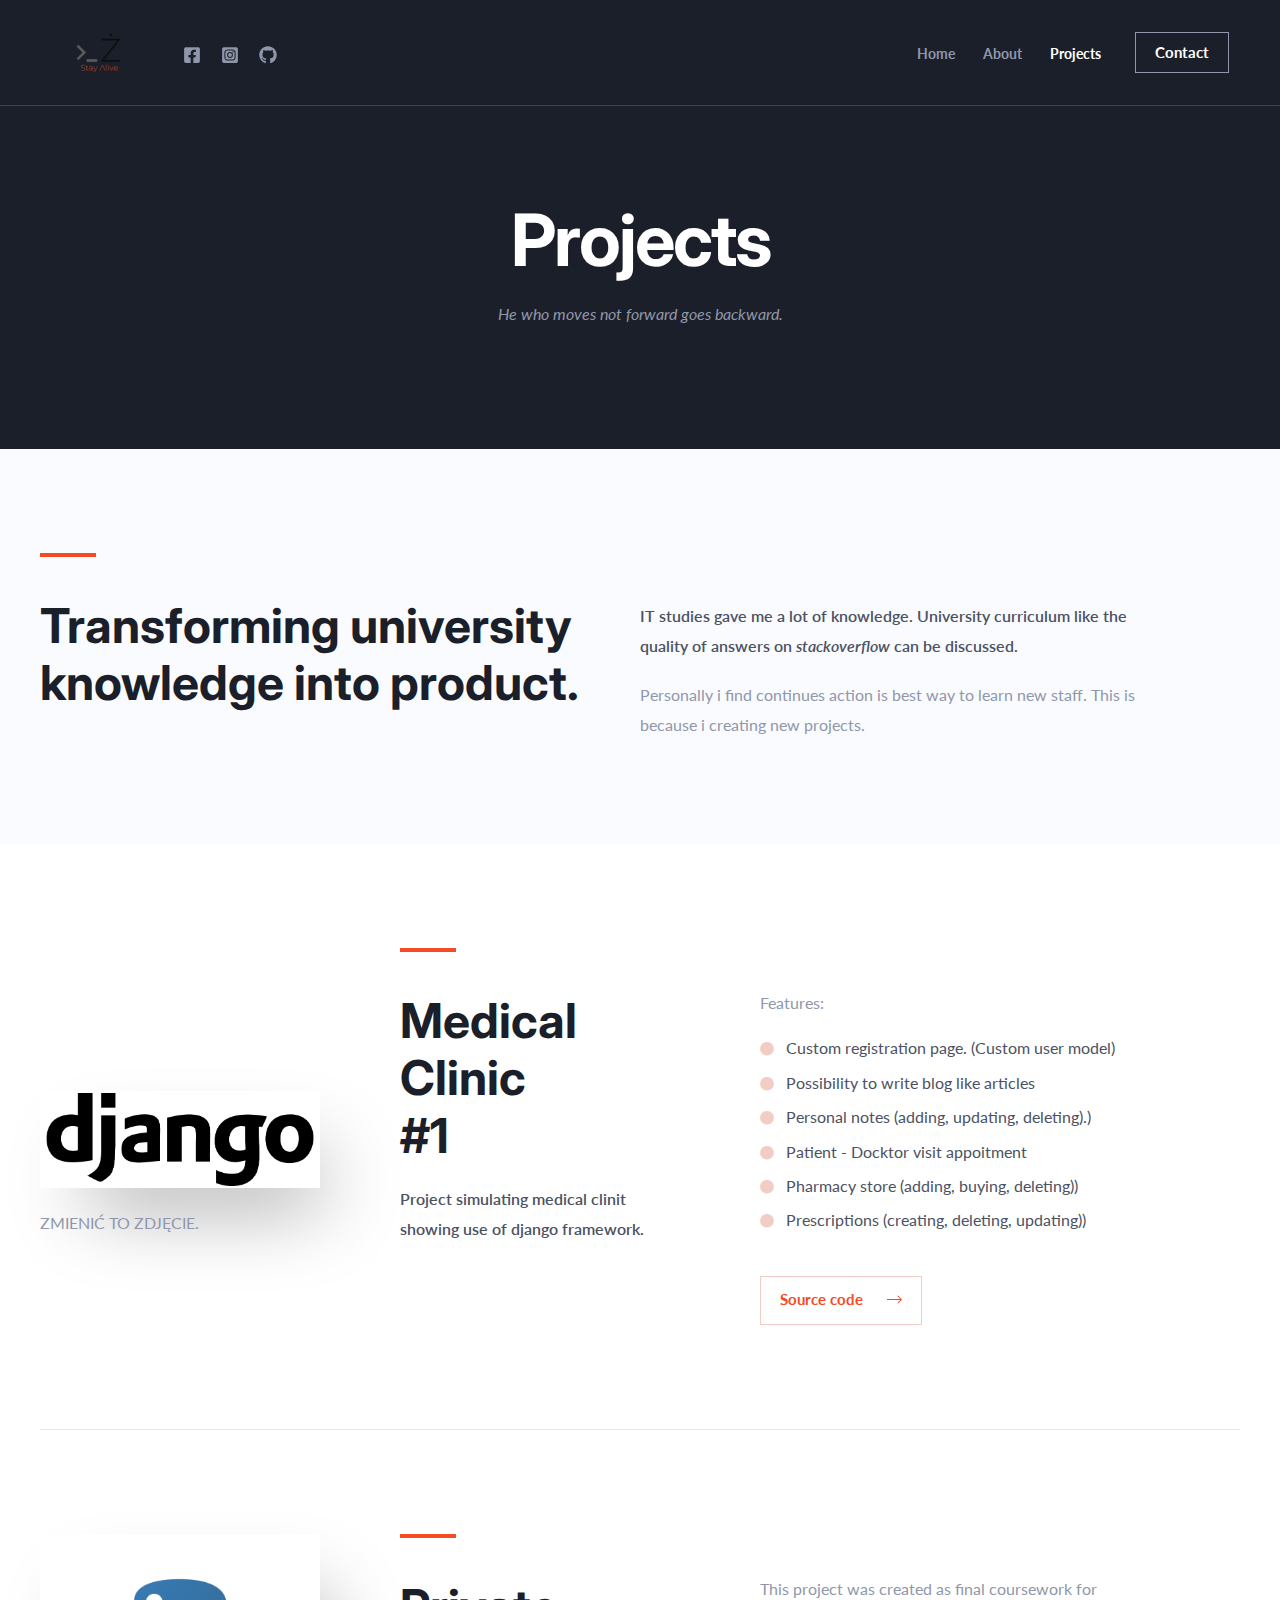
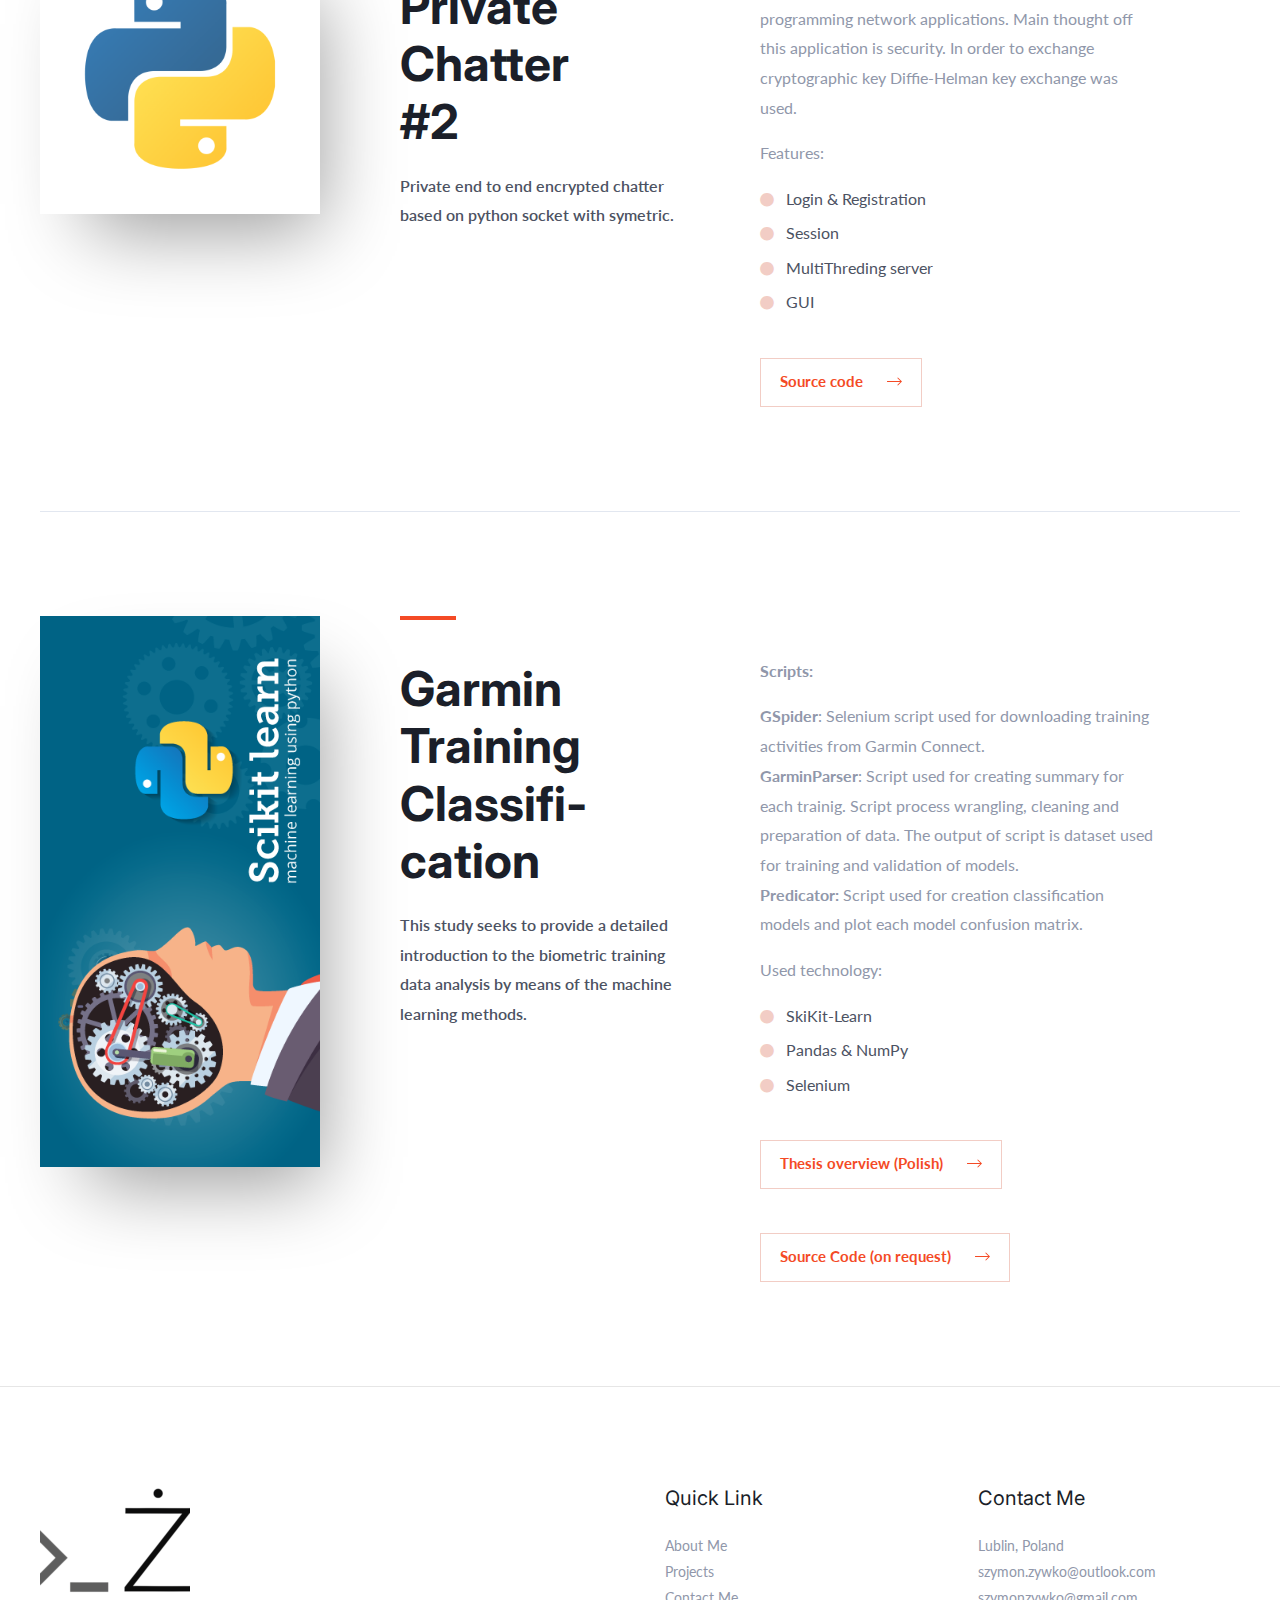
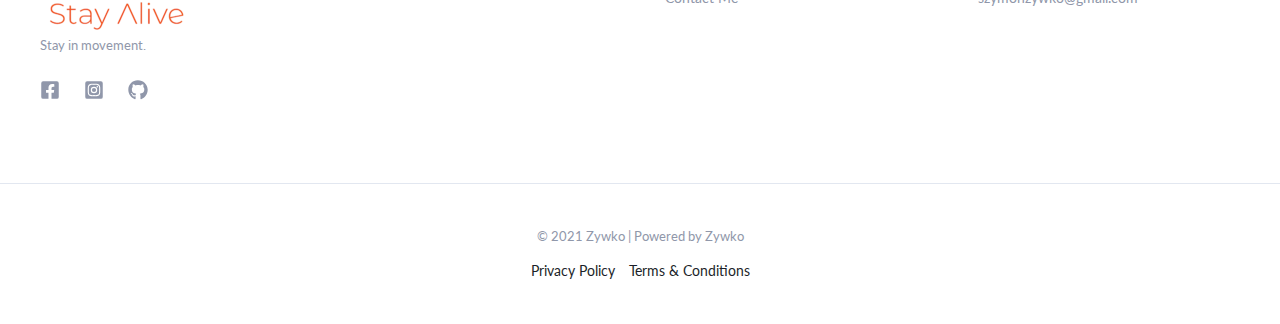
<file: index.html?p=688.html>
<!DOCTYPE html>
<html lang="en-US">
<head>
<meta charset="UTF-8">
<meta name="viewport" content="width=device-width, initial-scale=1">
<link rel="profile" href="https://gmpg.org/xfn/11">

<title>Resource &#8211; Zywko</title>
<meta name='robots' content='max-image-preview:large' />
<link rel='dns-prefetch' href='http://fonts.googleapis.com/' />
<link rel='dns-prefetch' href='http://s.w.org/' />
<link rel="alternate" type="application/rss+xml" title="Zywko &raquo; Feed" href="feed/index.html" />
<link rel="alternate" type="application/rss+xml" title="Zywko &raquo; Comments Feed" href="comments/feed/index.html" />
		<script>
			window._wpemojiSettings = {"baseUrl":"https:\/\/s.w.org\/images\/core\/emoji\/13.1.0\/72x72\/","ext":".png","svgUrl":"https:\/\/s.w.org\/images\/core\/emoji\/13.1.0\/svg\/","svgExt":".svg","source":{"concatemoji":"http:\/\/46.101.242.190\/wp-includes\/js\/wp-emoji-release.min.js?ver=5.8"}};
			!function(e,a,t){var n,r,o,i=a.createElement("canvas"),p=i.getContext&&i.getContext("2d");function s(e,t){var a=String.fromCharCode;p.clearRect(0,0,i.width,i.height),p.fillText(a.apply(this,e),0,0);e=i.toDataURL();return p.clearRect(0,0,i.width,i.height),p.fillText(a.apply(this,t),0,0),e===i.toDataURL()}function c(e){var t=a.createElement("script");t.src=e,t.defer=t.type="text/javascript",a.getElementsByTagName("head")[0].appendChild(t)}for(o=Array("flag","emoji"),t.supports={everything:!0,everythingExceptFlag:!0},r=0;r<o.length;r++)t.supports[o[r]]=function(e){if(!p||!p.fillText)return!1;switch(p.textBaseline="top",p.font="600 32px Arial",e){case"flag":return s([127987,65039,8205,9895,65039],[127987,65039,8203,9895,65039])?!1:!s([55356,56826,55356,56819],[55356,56826,8203,55356,56819])&&!s([55356,57332,56128,56423,56128,56418,56128,56421,56128,56430,56128,56423,56128,56447],[55356,57332,8203,56128,56423,8203,56128,56418,8203,56128,56421,8203,56128,56430,8203,56128,56423,8203,56128,56447]);case"emoji":return!s([10084,65039,8205,55357,56613],[10084,65039,8203,55357,56613])}return!1}(o[r]),t.supports.everything=t.supports.everything&&t.supports[o[r]],"flag"!==o[r]&&(t.supports.everythingExceptFlag=t.supports.everythingExceptFlag&&t.supports[o[r]]);t.supports.everythingExceptFlag=t.supports.everythingExceptFlag&&!t.supports.flag,t.DOMReady=!1,t.readyCallback=function(){t.DOMReady=!0},t.supports.everything||(n=function(){t.readyCallback()},a.addEventListener?(a.addEventListener("DOMContentLoaded",n,!1),e.addEventListener("load",n,!1)):(e.attachEvent("onload",n),a.attachEvent("onreadystatechange",function(){"complete"===a.readyState&&t.readyCallback()})),(n=t.source||{}).concatemoji?c(n.concatemoji):n.wpemoji&&n.twemoji&&(c(n.twemoji),c(n.wpemoji)))}(window,document,window._wpemojiSettings);
		</script>
		<style>
img.wp-smiley,
img.emoji {
	display: inline !important;
	border: none !important;
	box-shadow: none !important;
	height: 1em !important;
	width: 1em !important;
	margin: 0 .07em !important;
	vertical-align: -0.1em !important;
	background: none !important;
	padding: 0 !important;
}
</style>
	<link rel='stylesheet' id='astra-theme-css-css'  href='wp-content/themes/astra/assets/css/minified/frontend.min.css%3Fver=3.6.8.css' media='all' />
<style id='astra-theme-css-inline-css'>
html{font-size:100%;}a,.page-title{color:#1b1f29;}a:hover,a:focus{color:#f44a25;}body,button,input,select,textarea,.ast-button,.ast-custom-button{font-family:'Lato',sans-serif;font-weight:400;font-size:16px;font-size:1rem;}blockquote{color:#454c5f;}p,.entry-content p{margin-bottom:1em;}h1,.entry-content h1,h2,.entry-content h2,h3,.entry-content h3,h4,.entry-content h4,h5,.entry-content h5,h6,.entry-content h6,.site-title,.site-title a{font-family:'Inter',sans-serif;font-weight:700;}.site-title{font-size:35px;font-size:2.1875rem;display:none;}header .custom-logo-link img{max-width:48px;}.astra-logo-svg{width:48px;}.ast-archive-description .ast-archive-title{font-size:40px;font-size:2.5rem;}.site-header .site-description{font-size:15px;font-size:0.9375rem;display:none;}.entry-title{font-size:40px;font-size:2.5rem;}h1,.entry-content h1{font-size:72px;font-size:4.5rem;font-family:'Inter',sans-serif;line-height:1.1;}h2,.entry-content h2{font-size:48px;font-size:3rem;font-family:'Inter',sans-serif;line-height:1.2;}h3,.entry-content h3{font-size:32px;font-size:2rem;font-family:'Inter',sans-serif;line-height:1.2;}h4,.entry-content h4{font-size:24px;font-size:1.5rem;line-height:1.2;}h5,.entry-content h5{font-size:20px;font-size:1.25rem;line-height:1.2;}h6,.entry-content h6{font-size:14px;font-size:0.875rem;line-height:1.2;}.ast-single-post .entry-title,.page-title{font-size:30px;font-size:1.875rem;}::selection{background-color:#f44a25;color:#ffffff;}body,h1,.entry-title a,.entry-content h1,h2,.entry-content h2,h3,.entry-content h3,h4,.entry-content h4,h5,.entry-content h5,h6,.entry-content h6{color:#9097aa;}.tagcloud a:hover,.tagcloud a:focus,.tagcloud a.current-item{color:#ffffff;border-color:#1b1f29;background-color:#1b1f29;}input:focus,input[type="text"]:focus,input[type="email"]:focus,input[type="url"]:focus,input[type="password"]:focus,input[type="reset"]:focus,input[type="search"]:focus,textarea:focus{border-color:#1b1f29;}input[type="radio"]:checked,input[type=reset],input[type="checkbox"]:checked,input[type="checkbox"]:hover:checked,input[type="checkbox"]:focus:checked,input[type=range]::-webkit-slider-thumb{border-color:#1b1f29;background-color:#1b1f29;box-shadow:none;}.site-footer a:hover + .post-count,.site-footer a:focus + .post-count{background:#1b1f29;border-color:#1b1f29;}.single .nav-links .nav-previous,.single .nav-links .nav-next{color:#1b1f29;}.entry-meta,.entry-meta *{line-height:1.45;color:#1b1f29;}.entry-meta a:hover,.entry-meta a:hover *,.entry-meta a:focus,.entry-meta a:focus *,.page-links > .page-link,.page-links .page-link:hover,.post-navigation a:hover{color:#f44a25;}.widget-title{font-size:22px;font-size:1.375rem;color:#9097aa;}#cat option,.secondary .calendar_wrap thead a,.secondary .calendar_wrap thead a:visited{color:#1b1f29;}.secondary .calendar_wrap #today,.ast-progress-val span{background:#1b1f29;}.secondary a:hover + .post-count,.secondary a:focus + .post-count{background:#1b1f29;border-color:#1b1f29;}.calendar_wrap #today > a{color:#ffffff;}.page-links .page-link,.single .post-navigation a{color:#1b1f29;}.ast-logo-title-inline .site-logo-img{padding-right:1em;}.site-logo-img img{ transition:all 0.2s linear;}.ast-page-builder-template .hentry {margin: 0;}.ast-page-builder-template .site-content > .ast-container {max-width: 100%;padding: 0;}.ast-page-builder-template .site-content #primary {padding: 0;margin: 0;}.ast-page-builder-template .no-results {text-align: center;margin: 4em auto;}.ast-page-builder-template .ast-pagination {padding: 2em;} .ast-page-builder-template .entry-header.ast-no-title.ast-no-thumbnail {margin-top: 0;}.ast-page-builder-template .entry-header.ast-header-without-markup {margin-top: 0;margin-bottom: 0;}.ast-page-builder-template .entry-header.ast-no-title.ast-no-meta {margin-bottom: 0;}.ast-page-builder-template.single .post-navigation {padding-bottom: 2em;}.ast-page-builder-template.single-post .site-content > .ast-container {max-width: 100%;}.ast-page-builder-template.single-post .site-content > .ast-container {max-width: 100%;}.ast-page-builder-template .entry-header {margin-top: 4em;margin-left: auto;margin-right: auto;padding-left: 20px;padding-right: 20px;}.ast-page-builder-template .ast-archive-description {margin-top: 4em;margin-left: auto;margin-right: auto;padding-left: 20px;padding-right: 20px;}.ast-page-builder-template.ast-no-sidebar .entry-content .alignwide {margin-left: 0;margin-right: 0;}.single.ast-page-builder-template .entry-header {padding-left: 20px;padding-right: 20px;}.ast-page-builder-template.ast-no-sidebar .entry-content .alignwide {margin-left: 0;margin-right: 0;}@media (max-width:921px){#ast-desktop-header{display:none;}}@media (min-width:921px){#ast-mobile-header{display:none;}}.wp-block-buttons.aligncenter{justify-content:center;}@media (min-width:1200px){.wp-block-group .has-background{padding:20px;}}@media (min-width:1200px){.ast-no-sidebar.ast-separate-container .entry-content .wp-block-group.alignwide,.ast-no-sidebar.ast-separate-container .entry-content .wp-block-cover.alignwide{margin-left:-20px;margin-right:-20px;padding-left:20px;padding-right:20px;}.ast-no-sidebar.ast-separate-container .entry-content .wp-block-cover.alignfull,.ast-no-sidebar.ast-separate-container .entry-content .wp-block-group.alignfull{margin-left:-6.67em;margin-right:-6.67em;padding-left:6.67em;padding-right:6.67em;}}@media (min-width:1200px){.wp-block-cover-image.alignwide .wp-block-cover__inner-container,.wp-block-cover.alignwide .wp-block-cover__inner-container,.wp-block-cover-image.alignfull .wp-block-cover__inner-container,.wp-block-cover.alignfull .wp-block-cover__inner-container{width:100%;}}.ast-plain-container.ast-no-sidebar #primary{margin-top:0;margin-bottom:0;}@media (max-width:921px){.ast-theme-transparent-header #primary,.ast-theme-transparent-header #secondary{padding:0;}}.wp-block-columns{margin-bottom:unset;}.wp-block-image.size-full{margin:2rem 0;}.wp-block-separator.has-background{padding:0;}.wp-block-gallery{margin-bottom:1.6em;}.wp-block-group{padding-top:4em;padding-bottom:4em;}.wp-block-group__inner-container .wp-block-columns:last-child,.wp-block-group__inner-container :last-child,.wp-block-table table{margin-bottom:0;}.blocks-gallery-grid{width:100%;}.wp-block-navigation-link__content{padding:5px 0;}.wp-block-group .wp-block-group .has-text-align-center,.wp-block-group .wp-block-column .has-text-align-center{max-width:100%;}.has-text-align-center{margin:0 auto;}@media (min-width:1200px){.wp-block-cover__inner-container,.alignwide .wp-block-group__inner-container,.alignfull .wp-block-group__inner-container{max-width:1200px;margin:0 auto;}.wp-block-group.alignnone,.wp-block-group.aligncenter,.wp-block-group.alignleft,.wp-block-group.alignright,.wp-block-group.alignwide,.wp-block-columns.alignwide{margin:2rem 0 1rem 0;}}@media (max-width:1200px){.wp-block-group{padding:3em;}.wp-block-group .wp-block-group{padding:1.5em;}.wp-block-columns,.wp-block-column{margin:1rem 0;}}@media (min-width:921px){.wp-block-columns .wp-block-group{padding:2em;}}@media (max-width:544px){.wp-block-cover-image .wp-block-cover__inner-container,.wp-block-cover .wp-block-cover__inner-container{width:unset;}.wp-block-cover,.wp-block-cover-image{padding:2em 0;}.wp-block-group,.wp-block-cover{padding:2em;}.wp-block-media-text__media img,.wp-block-media-text__media video{width:unset;max-width:100%;}.wp-block-media-text.has-background .wp-block-media-text__content{padding:1em;}}@media (max-width:921px){.ast-plain-container.ast-no-sidebar #primary{padding:0;}}@media (min-width:544px){.entry-content .wp-block-media-text.has-media-on-the-right .wp-block-media-text__content{padding:0 8% 0 0;}.entry-content .wp-block-media-text .wp-block-media-text__content{padding:0 0 0 8%;}.ast-plain-container .site-content .entry-content .has-custom-content-position.is-position-bottom-left > *,.ast-plain-container .site-content .entry-content .has-custom-content-position.is-position-bottom-right > *,.ast-plain-container .site-content .entry-content .has-custom-content-position.is-position-top-left > *,.ast-plain-container .site-content .entry-content .has-custom-content-position.is-position-top-right > *,.ast-plain-container .site-content .entry-content .has-custom-content-position.is-position-center-right > *,.ast-plain-container .site-content .entry-content .has-custom-content-position.is-position-center-left > *{margin:0;}}@media (max-width:544px){.entry-content .wp-block-media-text .wp-block-media-text__content{padding:8% 0;}.wp-block-media-text .wp-block-media-text__media img{width:auto;max-width:100%;}}@media (max-width:921px){.ast-separate-container .ast-article-post,.ast-separate-container .ast-article-single{padding:1.5em 2.14em;}.ast-separate-container #primary,.ast-separate-container #secondary{padding:1.5em 0;}#primary,#secondary{padding:1.5em 0;margin:0;}.ast-left-sidebar #content > .ast-container{display:flex;flex-direction:column-reverse;width:100%;}.ast-author-box img.avatar{margin:20px 0 0 0;}}@media (min-width:922px){.ast-separate-container.ast-right-sidebar #primary,.ast-separate-container.ast-left-sidebar #primary{border:0;}.search-no-results.ast-separate-container #primary{margin-bottom:4em;}}.elementor-button-wrapper .elementor-button{border-style:solid;text-decoration:none;border-top-width:1px;border-right-width:1px;border-left-width:1px;border-bottom-width:1px;}body .elementor-button.elementor-size-sm,body .elementor-button.elementor-size-xs,body .elementor-button.elementor-size-md,body .elementor-button.elementor-size-lg,body .elementor-button.elementor-size-xl,body .elementor-button{border-radius:0px;padding-top:15px;padding-right:19px;padding-bottom:15px;padding-left:19px;}@media (max-width:544px){.elementor-button-wrapper .elementor-button.elementor-size-sm,.elementor-button-wrapper .elementor-button.elementor-size-xs,.elementor-button-wrapper .elementor-button.elementor-size-md,.elementor-button-wrapper .elementor-button.elementor-size-lg,.elementor-button-wrapper .elementor-button.elementor-size-xl,.elementor-button-wrapper .elementor-button{padding-top:13px;padding-right:17px;padding-bottom:13px;padding-left:17px;}}.elementor-button-wrapper .elementor-button{border-color:#9097aa;background-color:rgba(0,0,0,0);}.elementor-button-wrapper .elementor-button:hover,.elementor-button-wrapper .elementor-button:focus{color:#1b1f29;background-color:#ffffff;border-color:#ffffff;}.wp-block-button .wp-block-button__link,.elementor-button-wrapper .elementor-button,.elementor-button-wrapper .elementor-button:visited{color:#ffffff;}.elementor-button-wrapper .elementor-button{font-family:'Lato',sans-serif;font-weight:700;line-height:1;}body .elementor-button.elementor-size-sm,body .elementor-button.elementor-size-xs,body .elementor-button.elementor-size-md,body .elementor-button.elementor-size-lg,body .elementor-button.elementor-size-xl,body .elementor-button{font-size:15px;font-size:0.9375rem;}.wp-block-button .wp-block-button__link:hover,.wp-block-button .wp-block-button__link:focus{color:#1b1f29;background-color:#ffffff;border-color:#ffffff;}.elementor-widget-heading h1.elementor-heading-title{line-height:1.1;}.elementor-widget-heading h2.elementor-heading-title{line-height:1.2;}.elementor-widget-heading h3.elementor-heading-title{line-height:1.2;}.elementor-widget-heading h4.elementor-heading-title{line-height:1.2;}.elementor-widget-heading h5.elementor-heading-title{line-height:1.2;}.elementor-widget-heading h6.elementor-heading-title{line-height:1.2;}.wp-block-button .wp-block-button__link{border-style:solid;border-top-width:1px;border-right-width:1px;border-left-width:1px;border-bottom-width:1px;border-color:#9097aa;background-color:rgba(0,0,0,0);color:#ffffff;font-family:'Lato',sans-serif;font-weight:700;line-height:1;font-size:15px;font-size:0.9375rem;border-radius:0px;padding-top:15px;padding-right:19px;padding-bottom:15px;padding-left:19px;}@media (max-width:921px){.wp-block-button .wp-block-button__link{font-size:14px;font-size:0.875rem;}}@media (max-width:544px){.wp-block-button .wp-block-button__link{font-size:13px;font-size:0.8125rem;padding-top:13px;padding-right:17px;padding-bottom:13px;padding-left:17px;}}.menu-toggle,button,.ast-button,.ast-custom-button,.button,input#submit,input[type="button"],input[type="submit"],input[type="reset"]{border-style:solid;border-top-width:1px;border-right-width:1px;border-left-width:1px;border-bottom-width:1px;color:#ffffff;border-color:#9097aa;background-color:rgba(0,0,0,0);border-radius:0px;padding-top:15px;padding-right:19px;padding-bottom:15px;padding-left:19px;font-family:'Lato',sans-serif;font-weight:700;font-size:15px;font-size:0.9375rem;line-height:1;}button:focus,.menu-toggle:hover,button:hover,.ast-button:hover,.ast-custom-button:hover .button:hover,.ast-custom-button:hover ,input[type=reset]:hover,input[type=reset]:focus,input#submit:hover,input#submit:focus,input[type="button"]:hover,input[type="button"]:focus,input[type="submit"]:hover,input[type="submit"]:focus{color:#1b1f29;background-color:#ffffff;border-color:#ffffff;}@media (min-width:544px){.ast-container{max-width:100%;}}@media (max-width:544px){.ast-separate-container .ast-article-post,.ast-separate-container .ast-article-single,.ast-separate-container .comments-title,.ast-separate-container .ast-archive-description{padding:1.5em 1em;}.ast-separate-container #content .ast-container{padding-left:0.54em;padding-right:0.54em;}.ast-separate-container .ast-comment-list li.depth-1{padding:1.5em 1em;margin-bottom:1.5em;}.ast-separate-container .ast-comment-list .bypostauthor{padding:.5em;}.ast-search-menu-icon.ast-dropdown-active .search-field{width:170px;}.menu-toggle,button,.ast-button,.button,input#submit,input[type="button"],input[type="submit"],input[type="reset"]{padding-top:13px;padding-right:17px;padding-bottom:13px;padding-left:17px;font-size:13px;font-size:0.8125rem;}}@media (max-width:921px){.menu-toggle,button,.ast-button,.button,input#submit,input[type="button"],input[type="submit"],input[type="reset"]{font-size:14px;font-size:0.875rem;}.ast-mobile-header-stack .main-header-bar .ast-search-menu-icon{display:inline-block;}.ast-header-break-point.ast-header-custom-item-outside .ast-mobile-header-stack .main-header-bar .ast-search-icon{margin:0;}.ast-comment-avatar-wrap img{max-width:2.5em;}.ast-separate-container .ast-comment-list li.depth-1{padding:1.5em 2.14em;}.ast-separate-container .comment-respond{padding:2em 2.14em;}.ast-comment-meta{padding:0 1.8888em 1.3333em;}}@media (max-width:921px){.ast-header-break-point .ast-search-menu-icon.slide-search .search-form{right:0;}.ast-header-break-point .ast-mobile-header-stack .ast-search-menu-icon.slide-search .search-form{right:-1em;}}body,.ast-separate-container{background-color:#ffffff;;background-image:none;;}@media (max-width:921px){.site-title{display:none;}.ast-archive-description .ast-archive-title{font-size:40px;}.site-header .site-description{display:none;}.entry-title{font-size:30px;}h1,.entry-content h1{font-size:48px;}h2,.entry-content h2{font-size:32px;}h3,.entry-content h3{font-size:28px;}h4,.entry-content h4{font-size:22px;font-size:1.375rem;}h5,.entry-content h5{font-size:18px;font-size:1.125rem;}.ast-single-post .entry-title,.page-title{font-size:30px;}.astra-logo-svg{width:48px;}header .custom-logo-link img,.ast-header-break-point .site-logo-img .custom-mobile-logo-link img{max-width:48px;}}@media (max-width:544px){.site-title{display:none;}.ast-archive-description .ast-archive-title{font-size:40px;}.site-header .site-description{display:none;}.entry-title{font-size:30px;}h1,.entry-content h1{font-size:32px;}h2,.entry-content h2{font-size:24px;}h3,.entry-content h3{font-size:22px;}h4,.entry-content h4{font-size:20px;font-size:1.25rem;}h5,.entry-content h5{font-size:16px;font-size:1rem;}h6,.entry-content h6{font-size:13px;font-size:0.8125rem;}.ast-single-post .entry-title,.page-title{font-size:30px;}.ast-header-break-point .site-branding img,.ast-header-break-point .custom-logo-link img{max-width:36px;}.astra-logo-svg{width:36px;}.ast-header-break-point .site-logo-img .custom-mobile-logo-link img{max-width:36px;}}@media (max-width:921px){html{font-size:91.2%;}}@media (max-width:544px){html{font-size:91.2%;}}@media (min-width:922px){.ast-container{max-width:1240px;}}@font-face {font-family: "Astra";src: url(wp-content/themes/astra/assets/fonts/astra.woff) format("woff"),url(wp-content/themes/astra/assets/fonts/astra.ttf) format("truetype"),url(wp-content/themes/astra/assets/fonts/astra.svg) format("svg");font-weight: normal;font-style: normal;font-display: fallback;}@media (min-width:922px){.main-header-menu .sub-menu .menu-item.ast-left-align-sub-menu:hover > .sub-menu,.main-header-menu .sub-menu .menu-item.ast-left-align-sub-menu.focus > .sub-menu{margin-left:-0px;}}.ast-theme-transparent-header .ast-header-social-wrap .ast-social-color-type-custom .ast-builder-social-element svg{fill:#9097aa;}.ast-theme-transparent-header .ast-header-social-wrap .ast-social-color-type-custom .ast-builder-social-element:hover svg{fill:#ffffff;}.ast-theme-transparent-header .ast-header-social-wrap .ast-social-color-type-custom .ast-builder-social-element .social-item-label{color:#9097aa;}.ast-theme-transparent-header .ast-header-social-wrap .ast-social-color-type-custom .ast-builder-social-element:hover .social-item-label{color:#ffffff;}.ast-theme-transparent-header [CLASS*="ast-header-button-"] .ast-custom-button{color:#ffffff;}.ast-theme-transparent-header [CLASS*="ast-header-button-"] .ast-custom-button:hover{color:#1b1f29;background:#ffffff;}.ast-theme-transparent-header [data-section="section-header-mobile-trigger"] .ast-button-wrap .ast-mobile-menu-trigger-minimal{background:transparent;}.footer-widget-area[data-section^="section-fb-html-"] .ast-builder-html-element{text-align:center;}.astra-icon-down_arrow::after {content: "\e900";font-family: Astra;}.astra-icon-close::after {content: "\e5cd";font-family: Astra;}.astra-icon-drag_handle::after {content: "\e25d";font-family: Astra;}.astra-icon-format_align_justify::after {content: "\e235";font-family: Astra;}.astra-icon-menu::after {content: "\e5d2";font-family: Astra;}.astra-icon-reorder::after {content: "\e8fe";font-family: Astra;}.astra-icon-search::after {content: "\e8b6";font-family: Astra;}.astra-icon-zoom_in::after {content: "\e56b";font-family: Astra;}.astra-icon-check-circle::after {content: "\e901";font-family: Astra;}.astra-icon-shopping-cart::after {content: "\f07a";font-family: Astra;}.astra-icon-shopping-bag::after {content: "\f290";font-family: Astra;}.astra-icon-shopping-basket::after {content: "\f291";font-family: Astra;}.astra-icon-circle-o::after {content: "\e903";font-family: Astra;}.astra-icon-certificate::after {content: "\e902";font-family: Astra;}.ast-theme-transparent-header #masthead .site-logo-img .transparent-custom-logo .astra-logo-svg{width:48px;}.ast-theme-transparent-header #masthead .site-logo-img .transparent-custom-logo img{ max-width:48px;}@media (max-width:921px){.ast-theme-transparent-header #masthead .site-logo-img .transparent-custom-logo .astra-logo-svg{width:40px;}.ast-theme-transparent-header #masthead .site-logo-img .transparent-custom-logo img{ max-width:40px;}}@media (max-width:543px){.ast-theme-transparent-header #masthead .site-logo-img .transparent-custom-logo .astra-logo-svg{width:36px;}.ast-theme-transparent-header #masthead .site-logo-img .transparent-custom-logo img{ max-width:36px;}}@media (min-width:921px){.ast-theme-transparent-header #masthead{position:absolute;left:0;right:0;}.ast-theme-transparent-header .main-header-bar,.ast-theme-transparent-header.ast-header-break-point .main-header-bar{background:none;}body.elementor-editor-active.ast-theme-transparent-header #masthead,.fl-builder-edit .ast-theme-transparent-header #masthead,body.vc_editor.ast-theme-transparent-header #masthead,body.brz-ed.ast-theme-transparent-header #masthead{z-index:0;}.ast-header-break-point.ast-replace-site-logo-transparent.ast-theme-transparent-header .custom-mobile-logo-link{display:none;}.ast-header-break-point.ast-replace-site-logo-transparent.ast-theme-transparent-header .transparent-custom-logo{display:inline-block;}.ast-theme-transparent-header .ast-above-header,.ast-theme-transparent-header .ast-above-header.ast-above-header-bar{background-image:none;background-color:transparent;}.ast-theme-transparent-header .ast-below-header{background-image:none;background-color:transparent;}}.ast-theme-transparent-header .ast-builder-menu .main-header-menu,.ast-theme-transparent-header .ast-builder-menu .main-header-menu .menu-link,.ast-theme-transparent-header [CLASS*="ast-builder-menu-"] .main-header-menu .menu-item > .menu-link,.ast-theme-transparent-header .ast-masthead-custom-menu-items,.ast-theme-transparent-header .ast-masthead-custom-menu-items a,.ast-theme-transparent-header .ast-builder-menu .main-header-menu .menu-item > .ast-menu-toggle,.ast-theme-transparent-header .ast-builder-menu .main-header-menu .menu-item > .ast-menu-toggle,.ast-theme-transparent-header .ast-above-header-navigation a,.ast-header-break-point.ast-theme-transparent-header .ast-above-header-navigation a,.ast-header-break-point.ast-theme-transparent-header .ast-above-header-navigation > ul.ast-above-header-menu > .menu-item-has-children:not(.current-menu-item) > .ast-menu-toggle,.ast-theme-transparent-header .ast-below-header-menu,.ast-theme-transparent-header .ast-below-header-menu a,.ast-header-break-point.ast-theme-transparent-header .ast-below-header-menu a,.ast-header-break-point.ast-theme-transparent-header .ast-below-header-menu,.ast-theme-transparent-header .main-header-menu .menu-link{color:#9097aa;}.ast-theme-transparent-header .ast-builder-menu .main-header-menu .menu-item:hover > .menu-link,.ast-theme-transparent-header .ast-builder-menu .main-header-menu .menu-item:hover > .ast-menu-toggle,.ast-theme-transparent-header .ast-builder-menu .main-header-menu .ast-masthead-custom-menu-items a:hover,.ast-theme-transparent-header .ast-builder-menu .main-header-menu .focus > .menu-link,.ast-theme-transparent-header .ast-builder-menu .main-header-menu .focus > .ast-menu-toggle,.ast-theme-transparent-header .ast-builder-menu .main-header-menu .current-menu-item > .menu-link,.ast-theme-transparent-header .ast-builder-menu .main-header-menu .current-menu-ancestor > .menu-link,.ast-theme-transparent-header .ast-builder-menu .main-header-menu .current-menu-item > .ast-menu-toggle,.ast-theme-transparent-header .ast-builder-menu .main-header-menu .current-menu-ancestor > .ast-menu-toggle,.ast-theme-transparent-header [CLASS*="ast-builder-menu-"] .main-header-menu .current-menu-item > .menu-link,.ast-theme-transparent-header [CLASS*="ast-builder-menu-"] .main-header-menu .current-menu-ancestor > .menu-link,.ast-theme-transparent-header [CLASS*="ast-builder-menu-"] .main-header-menu .current-menu-item > .ast-menu-toggle,.ast-theme-transparent-header [CLASS*="ast-builder-menu-"] .main-header-menu .current-menu-ancestor > .ast-menu-toggle,.ast-theme-transparent-header .main-header-menu .menu-item:hover > .menu-link,.ast-theme-transparent-header .main-header-menu .current-menu-item > .menu-link,.ast-theme-transparent-header .main-header-menu .current-menu-ancestor > .menu-link{color:#ffffff;}@media (max-width:921px){.ast-theme-transparent-header #masthead{position:absolute;left:0;right:0;}.ast-theme-transparent-header .main-header-bar,.ast-theme-transparent-header.ast-header-break-point .main-header-bar{background:none;}body.elementor-editor-active.ast-theme-transparent-header #masthead,.fl-builder-edit .ast-theme-transparent-header #masthead,body.vc_editor.ast-theme-transparent-header #masthead,body.brz-ed.ast-theme-transparent-header #masthead{z-index:0;}.ast-header-break-point.ast-replace-site-logo-transparent.ast-theme-transparent-header .custom-mobile-logo-link{display:none;}.ast-header-break-point.ast-replace-site-logo-transparent.ast-theme-transparent-header .transparent-custom-logo{display:inline-block;}.ast-theme-transparent-header .ast-above-header,.ast-theme-transparent-header .ast-above-header.ast-above-header-bar{background-image:none;background-color:transparent;}.ast-theme-transparent-header .ast-below-header{background-image:none;background-color:transparent;}}.ast-theme-transparent-header #ast-desktop-header > [CLASS*="-header-wrap"]:nth-last-child(2) > [CLASS*="-header-bar"],.ast-theme-transparent-header.ast-header-break-point #ast-mobile-header > [CLASS*="-header-wrap"]:nth-last-child(2) > [CLASS*="-header-bar"]{border-bottom-width:1px;border-bottom-style:solid;border-bottom-color:rgba(255,255,255,0.16);}.ast-breadcrumbs .trail-browse,.ast-breadcrumbs .trail-items,.ast-breadcrumbs .trail-items li{display:inline-block;margin:0;padding:0;border:none;background:inherit;text-indent:0;}.ast-breadcrumbs .trail-browse{font-size:inherit;font-style:inherit;font-weight:inherit;color:inherit;}.ast-breadcrumbs .trail-items{list-style:none;}.trail-items li::after{padding:0 0.3em;content:"\00bb";}.trail-items li:last-of-type::after{display:none;}h1,.entry-content h1,h2,.entry-content h2,h3,.entry-content h3,h4,.entry-content h4,h5,.entry-content h5,h6,.entry-content h6{color:#1b1f29;}@media (max-width:921px){.ast-builder-grid-row-container.ast-builder-grid-row-tablet-3-firstrow .ast-builder-grid-row > *:first-child,.ast-builder-grid-row-container.ast-builder-grid-row-tablet-3-lastrow .ast-builder-grid-row > *:last-child{grid-column:1 / -1;}}@media (max-width:544px){.ast-builder-grid-row-container.ast-builder-grid-row-mobile-3-firstrow .ast-builder-grid-row > *:first-child,.ast-builder-grid-row-container.ast-builder-grid-row-mobile-3-lastrow .ast-builder-grid-row > *:last-child{grid-column:1 / -1;}}.ast-builder-layout-element .ast-site-identity{margin-left:24px;margin-right:24px;}@media (max-width:921px){.ast-builder-layout-element .ast-site-identity{margin-top:0px;margin-bottom:0px;margin-left:16px;margin-right:0px;}}@media (max-width:544px){.ast-builder-layout-element .ast-site-identity{margin-top:0px;margin-bottom:0px;margin-left:16px;margin-right:0px;}}.ast-builder-layout-element[data-section="title_tagline"]{display:flex;}@media (max-width:921px){.ast-header-break-point .ast-builder-layout-element[data-section="title_tagline"]{display:flex;}}@media (max-width:544px){.ast-header-break-point .ast-builder-layout-element[data-section="title_tagline"]{display:flex;}}[data-section*="section-hb-button-"] .menu-link{display:none;}.ast-header-button-1 .ast-custom-button{color:#1b1f29;border-color:#9097aa;border-top-width:1px;border-bottom-width:1px;border-left-width:1px;border-right-width:1px;}.ast-header-button-1 .ast-custom-button:hover{color:#ffffff;background:#1b1f29;border-color:#1b1f29;}.ast-header-button-1[data-section*="section-hb-button-"] .ast-builder-button-wrap .ast-custom-button{padding-top:12px;padding-bottom:12px;}.ast-header-button-1[data-section="section-hb-button-1"]{display:flex;}@media (max-width:921px){.ast-header-break-point .ast-header-button-1[data-section="section-hb-button-1"]{display:flex;}}@media (max-width:544px){.ast-header-break-point .ast-header-button-1[data-section="section-hb-button-1"]{display:flex;}}.ast-builder-menu-1{font-family:inherit;font-weight:700;}.ast-builder-menu-1 .menu-item > .menu-link{line-height:1;font-size:14px;font-size:0.875rem;color:#9097aa;}.ast-builder-menu-1 .menu-item > .ast-menu-toggle{color:#9097aa;}.ast-builder-menu-1 .menu-item:hover > .menu-link,.ast-builder-menu-1 .inline-on-mobile .menu-item:hover > .ast-menu-toggle{color:#1b1f29;}.ast-builder-menu-1 .menu-item:hover > .ast-menu-toggle{color:#1b1f29;}.ast-builder-menu-1 .menu-item.current-menu-item > .menu-link,.ast-builder-menu-1 .inline-on-mobile .menu-item.current-menu-item > .ast-menu-toggle,.ast-builder-menu-1 .current-menu-ancestor > .menu-link{color:#1b1f29;}.ast-builder-menu-1 .menu-item.current-menu-item > .ast-menu-toggle{color:#1b1f29;}.ast-builder-menu-1 .sub-menu,.ast-builder-menu-1 .inline-on-mobile .sub-menu{border-top-width:2px;border-bottom-width:0;border-right-width:0;border-left-width:0;border-color:#f44a25;border-style:solid;border-radius:0;}.ast-builder-menu-1 .main-header-menu > .menu-item > .sub-menu,.ast-builder-menu-1 .main-header-menu > .menu-item > .astra-full-megamenu-wrapper{margin-top:0;}.ast-desktop .ast-builder-menu-1 .main-header-menu > .menu-item > .sub-menu:before,.ast-desktop .ast-builder-menu-1 .main-header-menu > .menu-item > .astra-full-megamenu-wrapper:before{height:calc( 0px + 5px );}.ast-desktop .ast-builder-menu-1 .menu-item .sub-menu .menu-link{border-style:none;}@media (max-width:921px){.ast-header-break-point .ast-builder-menu-1 .menu-item.menu-item-has-children > .ast-menu-toggle{top:0;}.ast-builder-menu-1 .menu-item-has-children > .menu-link:after{content:unset;}}@media (max-width:544px){.ast-header-break-point .ast-builder-menu-1 .menu-item.menu-item-has-children > .ast-menu-toggle{top:0;}}.ast-builder-menu-1{display:flex;}@media (max-width:921px){.ast-header-break-point .ast-builder-menu-1{display:flex;}}@media (max-width:544px){.ast-header-break-point .ast-builder-menu-1{display:flex;}}.main-header-bar .main-header-bar-navigation .ast-search-icon {display: block;z-index: 4;position: relative;}.ast-search-icon {z-index: 4;position: relative;line-height: normal;}.main-header-bar .ast-search-menu-icon .search-form {background-color: #ffffff;}.ast-search-menu-icon.ast-dropdown-active.slide-search .search-form {visibility: visible;opacity: 1;}.ast-search-menu-icon .search-form {border: 1px solid #e7e7e7;line-height: normal;padding: 0 3em 0 0;border-radius: 2px;display: inline-block;-webkit-backface-visibility: hidden;backface-visibility: hidden;position: relative;color: inherit;background-color: #fff;}.ast-search-menu-icon .astra-search-icon {-js-display: flex;display: flex;line-height: normal;}.ast-search-menu-icon .astra-search-icon:focus {outline: none;}.ast-search-menu-icon .search-field {border: none;background-color: transparent;transition: width .2s;border-radius: inherit;color: inherit;font-size: inherit;width: 0;color: #757575;}.ast-search-menu-icon .search-submit {display: none;background: none;border: none;font-size: 1.3em;color: #757575;}.ast-search-menu-icon.ast-dropdown-active {visibility: visible;opacity: 1;position: relative;}.ast-search-menu-icon.ast-dropdown-active .search-field {width: 235px;}.ast-header-search .ast-search-menu-icon.slide-search .search-form,.ast-header-search .ast-search-menu-icon.ast-inline-search .search-form {-js-display: flex;display: flex;align-items: center;}.ast-search-menu-icon.ast-inline-search .search-field {width : 100%;padding : 0.60em;padding-right : 5.5em;}.site-header-section-left .ast-search-menu-icon.slide-search .search-form {padding-left: 3em;padding-right: unset;left: -1em;right: unset;}.site-header-section-left .ast-search-menu-icon.slide-search .search-form .search-field {margin-right: unset;margin-left: 10px;}.ast-search-menu-icon.slide-search .search-form {-webkit-backface-visibility: visible;backface-visibility: visible;visibility: hidden;opacity: 0;transition: all .2s;position: absolute;z-index: 3;right: -1em;top: 50%;transform: translateY(-50%);}.ast-header-search .ast-search-menu-icon .search-form .search-field:-ms-input-placeholder,.ast-header-search .ast-search-menu-icon .search-form .search-field:-ms-input-placeholder{opacity:0.5;}.ast-header-search .ast-search-menu-icon.slide-search .search-form,.ast-header-search .ast-search-menu-icon.ast-inline-search .search-form{-js-display:flex;display:flex;align-items:center;}.ast-builder-layout-element.ast-header-search{height:auto;}.ast-header-search .astra-search-icon{font-size:18px;}.ast-header-search .ast-search-menu-icon.ast-dropdown-active .search-field{margin-right:8px;}@media (max-width:921px){.ast-header-search .astra-search-icon{font-size:18px;}.ast-header-search .ast-search-menu-icon.ast-dropdown-active .search-field{margin-right:8px;}}@media (max-width:544px){.ast-header-search .astra-search-icon{font-size:18px;}.ast-header-search .ast-search-menu-icon.ast-dropdown-active .search-field{margin-right:8px;}}.ast-header-search{display:flex;}@media (max-width:921px){.ast-header-break-point .ast-header-search{display:flex;}}@media (max-width:544px){.ast-header-break-point .ast-header-search{display:flex;}}.ast-builder-social-element:hover {color: #0274be;}.ast-social-stack-desktop .ast-builder-social-element,.ast-social-stack-tablet .ast-builder-social-element,.ast-social-stack-mobile .ast-builder-social-element {margin-top: 6px;margin-bottom: 6px;}.ast-social-color-type-official .ast-builder-social-element,.ast-social-color-type-official .social-item-label {color: var(--color);background-color: var(--background-color);}.header-social-inner-wrap.ast-social-color-type-official .ast-builder-social-element svg,.footer-social-inner-wrap.ast-social-color-type-official .ast-builder-social-element svg {fill: currentColor;}.social-show-label-true .ast-builder-social-element {width: auto;padding: 0 0.4em;}[data-section^="section-fb-social-icons-"] .footer-social-inner-wrap {text-align: center;}.ast-footer-social-wrap {width: 100%;}.ast-footer-social-wrap .ast-builder-social-element:first-child {margin-left: 0;}.ast-footer-social-wrap .ast-builder-social-element:last-child {margin-right: 0;}.ast-header-social-wrap .ast-builder-social-element:first-child {margin-left: 0;}.ast-header-social-wrap .ast-builder-social-element:last-child {margin-right: 0;}.ast-builder-social-element {line-height: 1;color: #3a3a3a;background: transparent;vertical-align: middle;transition: all 0.01s;margin-left: 6px;margin-right: 6px;justify-content: center;align-items: center;}.ast-builder-social-element {line-height: 1;color: #3a3a3a;background: transparent;vertical-align: middle;transition: all 0.01s;margin-left: 6px;margin-right: 6px;justify-content: center;align-items: center;}.ast-builder-social-element .social-item-label {padding-left: 6px;}.ast-header-social-1-wrap .ast-builder-social-element{margin-left:10px;margin-right:10px;padding:0;}.ast-header-social-1-wrap .ast-builder-social-element svg{width:18px;height:18px;}.ast-header-social-1-wrap .ast-social-icon-image-wrap{margin:0;}.ast-builder-layout-element[data-section="section-hb-social-icons-1"]{display:flex;}@media (max-width:921px){.ast-header-break-point .ast-builder-layout-element[data-section="section-hb-social-icons-1"]{display:flex;}}@media (max-width:544px){.ast-header-break-point .ast-builder-layout-element[data-section="section-hb-social-icons-1"]{display:flex;}}.site-below-footer-wrap{padding-top:20px;padding-bottom:20px;}.site-below-footer-wrap[data-section="section-below-footer-builder"]{background-color:#ffffff;;background-image:none;;min-height:80px;border-style:solid;border-width:0px;border-top-width:1px;border-top-color:#e2e7f0;}.site-below-footer-wrap[data-section="section-below-footer-builder"] .ast-builder-grid-row{max-width:1200px;margin-left:auto;margin-right:auto;}.site-below-footer-wrap[data-section="section-below-footer-builder"] .ast-builder-grid-row,.site-below-footer-wrap[data-section="section-below-footer-builder"] .site-footer-section{align-items:flex-start;}.site-below-footer-wrap[data-section="section-below-footer-builder"].ast-footer-row-inline .site-footer-section{display:flex;margin-bottom:0;}.ast-builder-grid-row-full .ast-builder-grid-row{grid-template-columns:1fr;}@media (max-width:921px){.site-below-footer-wrap[data-section="section-below-footer-builder"].ast-footer-row-tablet-inline .site-footer-section{display:flex;margin-bottom:0;}.site-below-footer-wrap[data-section="section-below-footer-builder"].ast-footer-row-tablet-stack .site-footer-section{display:block;margin-bottom:10px;}.ast-builder-grid-row-container.ast-builder-grid-row-tablet-full .ast-builder-grid-row{grid-template-columns:1fr;}}@media (max-width:544px){.site-below-footer-wrap[data-section="section-below-footer-builder"].ast-footer-row-mobile-inline .site-footer-section{display:flex;margin-bottom:0;}.site-below-footer-wrap[data-section="section-below-footer-builder"].ast-footer-row-mobile-stack .site-footer-section{display:block;margin-bottom:10px;}.ast-builder-grid-row-container.ast-builder-grid-row-mobile-full .ast-builder-grid-row{grid-template-columns:1fr;}}.site-below-footer-wrap[data-section="section-below-footer-builder"]{padding-top:40px;padding-bottom:40px;padding-left:40px;padding-right:40px;}@media (max-width:921px){.site-below-footer-wrap[data-section="section-below-footer-builder"]{padding-top:24px;padding-bottom:24px;padding-left:24px;padding-right:24px;}}@media (max-width:544px){.site-below-footer-wrap[data-section="section-below-footer-builder"]{padding-top:40px;padding-bottom:32px;}}.site-below-footer-wrap[data-section="section-below-footer-builder"]{display:grid;}@media (max-width:921px){.ast-header-break-point .site-below-footer-wrap[data-section="section-below-footer-builder"]{display:grid;}}@media (max-width:544px){.ast-header-break-point .site-below-footer-wrap[data-section="section-below-footer-builder"]{display:grid;}}.ast-builder-html-element img.alignnone{display:inline-block;}.ast-builder-html-element p:first-child{margin-top:0;}.ast-builder-html-element p:last-child{margin-bottom:0;}.ast-header-break-point .main-header-bar .ast-builder-html-element{line-height:1.85714285714286;}.footer-widget-area[data-section="section-fb-html-2"] .ast-builder-html-element{font-size:13px;font-size:0.8125rem;}.footer-widget-area[data-section="section-fb-html-2"]{margin-bottom:16px;}.footer-widget-area[data-section="section-fb-html-2"]{font-size:13px;font-size:0.8125rem;}.footer-widget-area[data-section="section-fb-html-2"]{display:block;}@media (max-width:921px){.ast-header-break-point .footer-widget-area[data-section="section-fb-html-2"]{display:block;}}@media (max-width:544px){.ast-header-break-point .footer-widget-area[data-section="section-fb-html-2"]{display:block;}}.footer-widget-area[data-section="section-fb-html-2"] .ast-builder-html-element{text-align:left;}@media (max-width:921px){.footer-widget-area[data-section="section-fb-html-2"] .ast-builder-html-element{text-align:left;}}@media (max-width:544px){.footer-widget-area[data-section="section-fb-html-2"] .ast-builder-html-element{text-align:center;}}.ast-footer-copyright{text-align:center;}.ast-footer-copyright {color:#9097aa;}@media (max-width:921px){.ast-footer-copyright{text-align:center;}}@media (max-width:544px){.ast-footer-copyright{text-align:center;}}.ast-footer-copyright {font-size:13px;font-size:0.8125rem;}@media (max-width:921px){.ast-footer-copyright {font-size:13px;font-size:0.8125rem;}}.ast-footer-copyright.ast-builder-layout-element{display:flex;}@media (max-width:921px){.ast-header-break-point .ast-footer-copyright.ast-builder-layout-element{display:flex;}}@media (max-width:544px){.ast-header-break-point .ast-footer-copyright.ast-builder-layout-element{display:flex;}}.ast-builder-social-element:hover {color: #0274be;}.ast-social-stack-desktop .ast-builder-social-element,.ast-social-stack-tablet .ast-builder-social-element,.ast-social-stack-mobile .ast-builder-social-element {margin-top: 6px;margin-bottom: 6px;}.ast-social-color-type-official .ast-builder-social-element,.ast-social-color-type-official .social-item-label {color: var(--color);background-color: var(--background-color);}.header-social-inner-wrap.ast-social-color-type-official .ast-builder-social-element svg,.footer-social-inner-wrap.ast-social-color-type-official .ast-builder-social-element svg {fill: currentColor;}.social-show-label-true .ast-builder-social-element {width: auto;padding: 0 0.4em;}[data-section^="section-fb-social-icons-"] .footer-social-inner-wrap {text-align: center;}.ast-footer-social-wrap {width: 100%;}.ast-footer-social-wrap .ast-builder-social-element:first-child {margin-left: 0;}.ast-footer-social-wrap .ast-builder-social-element:last-child {margin-right: 0;}.ast-header-social-wrap .ast-builder-social-element:first-child {margin-left: 0;}.ast-header-social-wrap .ast-builder-social-element:last-child {margin-right: 0;}.ast-builder-social-element {line-height: 1;color: #3a3a3a;background: transparent;vertical-align: middle;transition: all 0.01s;margin-left: 6px;margin-right: 6px;justify-content: center;align-items: center;}.ast-builder-social-element {line-height: 1;color: #3a3a3a;background: transparent;vertical-align: middle;transition: all 0.01s;margin-left: 6px;margin-right: 6px;justify-content: center;align-items: center;}.ast-builder-social-element .social-item-label {padding-left: 6px;}.ast-footer-social-1-wrap .ast-builder-social-element{margin-left:12px;margin-right:12px;padding:0;}.ast-footer-social-1-wrap .ast-builder-social-element svg{width:20px;height:20px;}.ast-footer-social-1-wrap .ast-social-icon-image-wrap{margin:0;}.ast-footer-social-1-wrap .ast-social-color-type-custom svg{fill:#9097aa;}.ast-footer-social-1-wrap .ast-social-color-type-custom .ast-builder-social-element:hover{color:#1b1f29;}.ast-footer-social-1-wrap .ast-social-color-type-custom .ast-builder-social-element:hover svg{fill:#1b1f29;}.ast-footer-social-1-wrap .ast-social-color-type-custom .social-item-label{color:#9097aa;}.ast-footer-social-1-wrap .ast-builder-social-element:hover .social-item-label{color:#1b1f29;}[data-section="section-fb-social-icons-1"] .footer-social-inner-wrap{text-align:left;}@media (max-width:921px){[data-section="section-fb-social-icons-1"] .footer-social-inner-wrap{text-align:left;}}@media (max-width:544px){[data-section="section-fb-social-icons-1"] .footer-social-inner-wrap{text-align:center;}}.ast-builder-layout-element[data-section="section-fb-social-icons-1"]{display:flex;}@media (max-width:921px){.ast-header-break-point .ast-builder-layout-element[data-section="section-fb-social-icons-1"]{display:flex;}}@media (max-width:544px){.ast-header-break-point .ast-builder-layout-element[data-section="section-fb-social-icons-1"]{display:flex;}}.site-primary-footer-wrap{padding-top:45px;padding-bottom:45px;}.site-primary-footer-wrap[data-section="section-primary-footer-builder"]{background-color:#ffffff;;background-image:none;;border-style:solid;border-width:0px;border-top-width:1px;border-top-color:#e6e6e6;}.site-primary-footer-wrap[data-section="section-primary-footer-builder"] .ast-builder-grid-row{max-width:1200px;margin-left:auto;margin-right:auto;}.site-primary-footer-wrap[data-section="section-primary-footer-builder"] .ast-builder-grid-row,.site-primary-footer-wrap[data-section="section-primary-footer-builder"] .site-footer-section{align-items:flex-start;}.site-primary-footer-wrap[data-section="section-primary-footer-builder"].ast-footer-row-inline .site-footer-section{display:flex;margin-bottom:0;}.ast-builder-grid-row-4-equal .ast-builder-grid-row{grid-template-columns:repeat( 4,1fr );}@media (max-width:921px){.site-primary-footer-wrap[data-section="section-primary-footer-builder"].ast-footer-row-tablet-inline .site-footer-section{display:flex;margin-bottom:0;}.site-primary-footer-wrap[data-section="section-primary-footer-builder"].ast-footer-row-tablet-stack .site-footer-section{display:block;margin-bottom:10px;}.ast-builder-grid-row-container.ast-builder-grid-row-tablet-2-equal .ast-builder-grid-row{grid-template-columns:repeat( 2,1fr );}}@media (max-width:544px){.site-primary-footer-wrap[data-section="section-primary-footer-builder"].ast-footer-row-mobile-inline .site-footer-section{display:flex;margin-bottom:0;}.site-primary-footer-wrap[data-section="section-primary-footer-builder"].ast-footer-row-mobile-stack .site-footer-section{display:block;margin-bottom:10px;}.ast-builder-grid-row-container.ast-builder-grid-row-mobile-full .ast-builder-grid-row{grid-template-columns:1fr;}}.site-primary-footer-wrap[data-section="section-primary-footer-builder"]{padding-top:96px;padding-bottom:80px;padding-left:40px;padding-right:40px;}@media (max-width:921px){.site-primary-footer-wrap[data-section="section-primary-footer-builder"]{padding-top:80px;padding-bottom:64px;padding-left:40px;padding-right:40px;}}@media (max-width:544px){.site-primary-footer-wrap[data-section="section-primary-footer-builder"]{padding-top:64px;padding-bottom:48px;padding-left:24px;padding-right:24px;}}.site-primary-footer-wrap[data-section="section-primary-footer-builder"]{display:grid;}@media (max-width:921px){.ast-header-break-point .site-primary-footer-wrap[data-section="section-primary-footer-builder"]{display:grid;}}@media (max-width:544px){.ast-header-break-point .site-primary-footer-wrap[data-section="section-primary-footer-builder"]{display:grid;}}.footer-widget-area[data-section="sidebar-widgets-footer-widget-2"] .footer-widget-area-inner{text-align:left;}@media (max-width:921px){.footer-widget-area[data-section="sidebar-widgets-footer-widget-2"] .footer-widget-area-inner{text-align:left;}}@media (max-width:544px){.footer-widget-area[data-section="sidebar-widgets-footer-widget-2"] .footer-widget-area-inner{text-align:center;}}.footer-widget-area[data-section="sidebar-widgets-footer-widget-2"] .footer-widget-area-inner{color:#9097aa;font-size:14px;font-size:0.875rem;}.footer-widget-area[data-section="sidebar-widgets-footer-widget-2"] .widget-title{color:#1b1f29;font-size:20px;font-size:1.25rem;}.footer-widget-area[data-section="sidebar-widgets-footer-widget-2"]{display:block;}@media (max-width:921px){.ast-header-break-point .footer-widget-area[data-section="sidebar-widgets-footer-widget-2"]{display:block;}}@media (max-width:544px){.ast-header-break-point .footer-widget-area[data-section="sidebar-widgets-footer-widget-2"]{display:block;}}.footer-widget-area[data-section="sidebar-widgets-footer-widget-4"] .footer-widget-area-inner{color:#9097aa;font-size:14px;font-size:0.875rem;}.footer-widget-area[data-section="sidebar-widgets-footer-widget-4"] .footer-widget-area-inner a{color:#9097aa;}.footer-widget-area[data-section="sidebar-widgets-footer-widget-4"] .footer-widget-area-inner a:hover{color:#1b1f29;}.footer-widget-area[data-section="sidebar-widgets-footer-widget-4"] .widget-title{color:#1b1f29;font-size:20px;font-size:1.25rem;}.footer-widget-area[data-section="sidebar-widgets-footer-widget-4"]{display:block;}@media (max-width:921px){.ast-header-break-point .footer-widget-area[data-section="sidebar-widgets-footer-widget-4"]{display:block;}}@media (max-width:544px){.ast-header-break-point .footer-widget-area[data-section="sidebar-widgets-footer-widget-4"]{display:block;}}.footer-widget-area[data-section="sidebar-widgets-footer-widget-4"] .footer-widget-area-inner{text-align:left;}@media (max-width:921px){.footer-widget-area[data-section="sidebar-widgets-footer-widget-4"] .footer-widget-area-inner{text-align:left;}}@media (max-width:544px){.footer-widget-area[data-section="sidebar-widgets-footer-widget-4"] .footer-widget-area-inner{text-align:center;}}.footer-widget-area[data-section="sidebar-widgets-footer-widget-2"] .footer-widget-area-inner{color:#9097aa;font-size:14px;font-size:0.875rem;}.footer-widget-area[data-section="sidebar-widgets-footer-widget-2"] .widget-title{color:#1b1f29;font-size:20px;font-size:1.25rem;}.footer-widget-area[data-section="sidebar-widgets-footer-widget-2"]{display:block;}@media (max-width:921px){.ast-header-break-point .footer-widget-area[data-section="sidebar-widgets-footer-widget-2"]{display:block;}}@media (max-width:544px){.ast-header-break-point .footer-widget-area[data-section="sidebar-widgets-footer-widget-2"]{display:block;}}.footer-widget-area[data-section="sidebar-widgets-footer-widget-4"] .footer-widget-area-inner{color:#9097aa;font-size:14px;font-size:0.875rem;}.footer-widget-area[data-section="sidebar-widgets-footer-widget-4"] .footer-widget-area-inner a{color:#9097aa;}.footer-widget-area[data-section="sidebar-widgets-footer-widget-4"] .footer-widget-area-inner a:hover{color:#1b1f29;}.footer-widget-area[data-section="sidebar-widgets-footer-widget-4"] .widget-title{color:#1b1f29;font-size:20px;font-size:1.25rem;}.footer-widget-area[data-section="sidebar-widgets-footer-widget-4"]{display:block;}@media (max-width:921px){.ast-header-break-point .footer-widget-area[data-section="sidebar-widgets-footer-widget-4"]{display:block;}}@media (max-width:544px){.ast-header-break-point .footer-widget-area[data-section="sidebar-widgets-footer-widget-4"]{display:block;}}.elementor-widget-heading .elementor-heading-title{margin:0;}.elementor-post.elementor-grid-item.hentry{margin-bottom:0;}.woocommerce div.product .elementor-element.elementor-products-grid .related.products ul.products li.product,.elementor-element .elementor-wc-products .woocommerce[class*='columns-'] ul.products li.product{width:auto;margin:0;float:none;}.ast-left-sidebar .elementor-section.elementor-section-stretched,.ast-right-sidebar .elementor-section.elementor-section-stretched{max-width:100%;left:0 !important;}.elementor-template-full-width .ast-container{display:block;}@media (max-width:544px){.elementor-element .elementor-wc-products .woocommerce[class*="columns-"] ul.products li.product{width:auto;margin:0;}.elementor-element .woocommerce .woocommerce-result-count{float:none;}}.ast-header-break-point .main-header-bar{border-bottom-width:1px;}@media (min-width:922px){.main-header-bar{border-bottom-width:1px;}}.ast-safari-browser-less-than-11 .main-header-menu .menu-item, .ast-safari-browser-less-than-11 .main-header-bar .ast-masthead-custom-menu-items{display:block;}.main-header-menu .menu-item, #astra-footer-menu .menu-item, .main-header-bar .ast-masthead-custom-menu-items{-js-display:flex;display:flex;-webkit-box-pack:center;-webkit-justify-content:center;-moz-box-pack:center;-ms-flex-pack:center;justify-content:center;-webkit-box-orient:vertical;-webkit-box-direction:normal;-webkit-flex-direction:column;-moz-box-orient:vertical;-moz-box-direction:normal;-ms-flex-direction:column;flex-direction:column;}.main-header-menu > .menu-item > .menu-link, #astra-footer-menu > .menu-item > .menu-link,{height:100%;-webkit-box-align:center;-webkit-align-items:center;-moz-box-align:center;-ms-flex-align:center;align-items:center;-js-display:flex;display:flex;}.main-header-menu .sub-menu .menu-item.menu-item-has-children > .menu-link:after{position:absolute;right:1em;top:50%;transform:translate(0,-50%) rotate(270deg);}.ast-header-break-point .main-header-bar .main-header-bar-navigation .page_item_has_children > .ast-menu-toggle::before, .ast-header-break-point .main-header-bar .main-header-bar-navigation .menu-item-has-children > .ast-menu-toggle::before, .ast-mobile-popup-drawer .main-header-bar-navigation .menu-item-has-children>.ast-menu-toggle::before, .ast-header-break-point .ast-mobile-header-wrap .main-header-bar-navigation .menu-item-has-children > .ast-menu-toggle::before{font-weight:bold;content:"\e900";font-family:Astra;text-decoration:inherit;display:inline-block;}.ast-header-break-point .main-navigation ul.sub-menu .menu-item .menu-link:before{content:"\e900";font-family:Astra;font-size:.65em;text-decoration:inherit;display:inline-block;transform:translate(0, -2px) rotateZ(270deg);margin-right:5px;}.widget_search .search-form:after{font-family:Astra;font-size:1.2em;font-weight:normal;content:"\e8b6";position:absolute;top:50%;right:15px;transform:translate(0, -50%);}.astra-search-icon::before{content:"\e8b6";font-family:Astra;font-style:normal;font-weight:normal;text-decoration:inherit;text-align:center;-webkit-font-smoothing:antialiased;-moz-osx-font-smoothing:grayscale;}.main-header-bar .main-header-bar-navigation .page_item_has_children > a:after, .main-header-bar .main-header-bar-navigation .menu-item-has-children > a:after, .site-header-focus-item .main-header-bar-navigation .menu-item-has-children > .menu-link:after{content:"\e900";display:inline-block;font-family:Astra;font-size:.6rem;font-weight:bold;text-rendering:auto;-webkit-font-smoothing:antialiased;-moz-osx-font-smoothing:grayscale;margin-left:10px;line-height:normal;}.ast-mobile-popup-drawer .main-header-bar-navigation .ast-submenu-expanded>.ast-menu-toggle::before{transform:rotateX(180deg);}.ast-header-break-point .main-header-bar-navigation .menu-item-has-children > .menu-link:after{display:none;}.ast-mobile-header-content > *,.ast-desktop-header-content > * {padding: 10px 0;height: auto;}.ast-mobile-header-content > *:first-child,.ast-desktop-header-content > *:first-child {padding-top: 10px;}.ast-mobile-header-content > .ast-builder-menu,.ast-desktop-header-content > .ast-builder-menu {padding-top: 0;}.ast-mobile-header-content > *:last-child,.ast-desktop-header-content > *:last-child {padding-bottom: 0;}.ast-mobile-header-content .ast-search-menu-icon.ast-inline-search label,.ast-desktop-header-content .ast-search-menu-icon.ast-inline-search label {width: 100%;}.ast-desktop-header-content .main-header-bar-navigation .ast-submenu-expanded > .ast-menu-toggle::before {transform: rotateX(180deg);}#ast-desktop-header .ast-desktop-header-content,.ast-mobile-header-content .ast-search-icon,.ast-desktop-header-content .ast-search-icon,.ast-mobile-header-wrap .ast-mobile-header-content,.ast-main-header-nav-open.ast-popup-nav-open .ast-mobile-header-wrap .ast-mobile-header-content,.ast-main-header-nav-open.ast-popup-nav-open .ast-desktop-header-content {display: none;}.ast-main-header-nav-open.ast-header-break-point #ast-desktop-header .ast-desktop-header-content,.ast-main-header-nav-open.ast-header-break-point .ast-mobile-header-wrap .ast-mobile-header-content {display: block;}.ast-desktop .ast-desktop-header-content .astra-menu-animation-slide-up > .menu-item > .sub-menu,.ast-desktop .ast-desktop-header-content .astra-menu-animation-slide-up > .menu-item .menu-item > .sub-menu,.ast-desktop .ast-desktop-header-content .astra-menu-animation-slide-down > .menu-item > .sub-menu,.ast-desktop .ast-desktop-header-content .astra-menu-animation-slide-down > .menu-item .menu-item > .sub-menu,.ast-desktop .ast-desktop-header-content .astra-menu-animation-fade > .menu-item > .sub-menu,.ast-desktop .ast-desktop-header-content .astra-menu-animation-fade > .menu-item .menu-item > .sub-menu {opacity: 1;visibility: visible;}.ast-hfb-header.ast-default-menu-enable.ast-header-break-point .ast-mobile-header-wrap .ast-mobile-header-content .main-header-bar-navigation {width: unset;margin: unset;}.ast-mobile-header-content.content-align-flex-end .main-header-bar-navigation .menu-item-has-children > .ast-menu-toggle,.ast-desktop-header-content.content-align-flex-end .main-header-bar-navigation .menu-item-has-children > .ast-menu-toggle {left: calc( 20px - 0.907em);}.ast-mobile-header-content .ast-search-menu-icon,.ast-mobile-header-content .ast-search-menu-icon.slide-search,.ast-desktop-header-content .ast-search-menu-icon,.ast-desktop-header-content .ast-search-menu-icon.slide-search {width: 100%;position: relative;display: block;right: auto;transform: none;}.ast-mobile-header-content .ast-search-menu-icon.slide-search .search-form,.ast-mobile-header-content .ast-search-menu-icon .search-form,.ast-desktop-header-content .ast-search-menu-icon.slide-search .search-form,.ast-desktop-header-content .ast-search-menu-icon .search-form {right: 0;visibility: visible;opacity: 1;position: relative;top: auto;transform: none;padding: 0;display: block;overflow: hidden;}.ast-mobile-header-content .ast-search-menu-icon.ast-inline-search .search-field,.ast-mobile-header-content .ast-search-menu-icon .search-field,.ast-desktop-header-content .ast-search-menu-icon.ast-inline-search .search-field,.ast-desktop-header-content .ast-search-menu-icon .search-field {width: 100%;padding-right: 5.5em;}.ast-mobile-header-content .ast-search-menu-icon .search-submit,.ast-desktop-header-content .ast-search-menu-icon .search-submit {display: block;position: absolute;height: 100%;top: 0;right: 0;padding: 0 1em;border-radius: 0;}.ast-hfb-header.ast-default-menu-enable.ast-header-break-point .ast-mobile-header-wrap .ast-mobile-header-content .main-header-bar-navigation ul .sub-menu .menu-link {padding-left: 30px;}.ast-hfb-header.ast-default-menu-enable.ast-header-break-point .ast-mobile-header-wrap .ast-mobile-header-content .main-header-bar-navigation .sub-menu .menu-item .menu-item .menu-link {padding-left: 40px;}.ast-mobile-popup-drawer.active .ast-mobile-popup-inner{background-color:#ffffff;;}.ast-mobile-header-wrap .ast-mobile-header-content, .ast-desktop-header-content{background-color:#ffffff;;}.ast-mobile-popup-content > *, .ast-mobile-header-content > *, .ast-desktop-popup-content > *, .ast-desktop-header-content > *{padding-top:0;padding-bottom:0;}.content-align-flex-start .ast-builder-layout-element{justify-content:flex-start;}.content-align-flex-start .main-header-menu{text-align:left;}.ast-mobile-popup-drawer.active .menu-toggle-close{color:#3a3a3a;}.ast-mobile-header-wrap .ast-primary-header-bar,.ast-primary-header-bar .site-primary-header-wrap{min-height:70px;}.ast-desktop .ast-primary-header-bar .main-header-menu > .menu-item{line-height:70px;}#masthead .ast-container,.site-header-focus-item + .ast-breadcrumbs-wrapper{max-width:100%;padding-left:35px;padding-right:35px;}@media (max-width:921px){#masthead .ast-mobile-header-wrap .ast-primary-header-bar,#masthead .ast-mobile-header-wrap .ast-below-header-bar{padding-left:20px;padding-right:20px;}}.ast-header-break-point .ast-primary-header-bar{border-bottom-width:1px;border-bottom-color:#e2e7f0;border-bottom-style:solid;}@media (min-width:922px){.ast-primary-header-bar{border-bottom-width:1px;border-bottom-color:#e2e7f0;border-bottom-style:solid;}}.ast-primary-header-bar{background-color:#ffffff;;background-image:none;;}.ast-desktop .ast-primary-header-bar.main-header-bar, .ast-header-break-point #masthead .ast-primary-header-bar.main-header-bar{padding-top:16px;padding-bottom:16px;padding-left:16px;padding-right:16px;}@media (max-width:921px){.ast-desktop .ast-primary-header-bar.main-header-bar, .ast-header-break-point #masthead .ast-primary-header-bar.main-header-bar{padding-top:6px;padding-bottom:6px;padding-left:6px;padding-right:6px;}}@media (max-width:544px){.ast-desktop .ast-primary-header-bar.main-header-bar, .ast-header-break-point #masthead .ast-primary-header-bar.main-header-bar{padding-top:4px;padding-bottom:4px;padding-left:4px;padding-right:4px;}}.ast-primary-header-bar{display:block;}@media (max-width:921px){.ast-header-break-point .ast-primary-header-bar{display:grid;}}@media (max-width:544px){.ast-header-break-point .ast-primary-header-bar{display:grid;}}[data-section="section-header-mobile-trigger"] .ast-button-wrap .ast-mobile-menu-trigger-minimal{color:#ffffff;border:none;background:transparent;}[data-section="section-header-mobile-trigger"] .ast-button-wrap .mobile-menu-toggle-icon .ast-mobile-svg{width:20px;height:20px;fill:#ffffff;}[data-section="section-header-mobile-trigger"] .ast-button-wrap .mobile-menu-wrap .mobile-menu{color:#ffffff;}@media (max-width:921px){[data-section="section-header-mobile-trigger"] .ast-button-wrap .menu-toggle{margin-right:8px;}}.ast-builder-menu-mobile .main-navigation .menu-item > .menu-link{font-family:inherit;font-weight:inherit;}.ast-builder-menu-mobile .main-navigation .menu-item.menu-item-has-children > .ast-menu-toggle{top:0;}.ast-builder-menu-mobile .main-navigation .menu-item-has-children > .menu-link:after{content:unset;}.ast-hfb-header .ast-builder-menu-mobile .main-navigation .main-header-menu, .ast-hfb-header .ast-builder-menu-mobile .main-navigation .main-header-menu, .ast-hfb-header .ast-mobile-header-content .ast-builder-menu-mobile .main-navigation .main-header-menu, .ast-hfb-header .ast-mobile-popup-content .ast-builder-menu-mobile .main-navigation .main-header-menu{border-top-width:1px;border-color:#eaeaea;}.ast-hfb-header .ast-builder-menu-mobile .main-navigation .menu-item .sub-menu .menu-link, .ast-hfb-header .ast-builder-menu-mobile .main-navigation .menu-item .menu-link, .ast-hfb-header .ast-builder-menu-mobile .main-navigation .menu-item .sub-menu .menu-link, .ast-hfb-header .ast-builder-menu-mobile .main-navigation .menu-item .menu-link, .ast-hfb-header .ast-mobile-header-content .ast-builder-menu-mobile .main-navigation .menu-item .sub-menu .menu-link, .ast-hfb-header .ast-mobile-header-content .ast-builder-menu-mobile .main-navigation .menu-item .menu-link, .ast-hfb-header .ast-mobile-popup-content .ast-builder-menu-mobile .main-navigation .menu-item .sub-menu .menu-link, .ast-hfb-header .ast-mobile-popup-content .ast-builder-menu-mobile .main-navigation .menu-item .menu-link{border-bottom-width:1px;border-color:#eaeaea;border-style:solid;}.ast-builder-menu-mobile .main-navigation .menu-item.menu-item-has-children > .ast-menu-toggle{top:0;}@media (max-width:921px){.ast-builder-menu-mobile .main-navigation .menu-item.menu-item-has-children > .ast-menu-toggle{top:0;}.ast-builder-menu-mobile .main-navigation .menu-item-has-children > .menu-link:after{content:unset;}}@media (max-width:544px){.ast-builder-menu-mobile .main-navigation .menu-item.menu-item-has-children > .ast-menu-toggle{top:0;}}.ast-builder-menu-mobile .main-navigation{display:block;}@media (max-width:921px){.ast-header-break-point .ast-builder-menu-mobile .main-navigation{display:block;}}@media (max-width:544px){.ast-header-break-point .ast-builder-menu-mobile .main-navigation{display:block;}}.footer-nav-wrap .astra-footer-vertical-menu {display: grid;}@media (min-width: 769px) {.footer-nav-wrap .astra-footer-horizontal-menu li {margin: 0;}.footer-nav-wrap .astra-footer-horizontal-menu a {padding: 0 0.5em;}}@media (min-width: 769px) {.footer-nav-wrap .astra-footer-horizontal-menu li:first-child a {padding-left: 0;}.footer-nav-wrap .astra-footer-horizontal-menu li:last-child a {padding-right: 0;}}.footer-widget-area[data-section="section-footer-menu"] .astra-footer-horizontal-menu{justify-content:center;}.footer-widget-area[data-section="section-footer-menu"] .astra-footer-vertical-menu .menu-item{align-items:center;}#astra-footer-menu .menu-item > a{font-size:14px;font-size:0.875rem;}#astra-footer-menu .menu-item:hover > a{color:#1b1f29;}#astra-footer-menu .menu-item.current-menu-item > a{color:#1b1f29;}@media (max-width:921px){.footer-widget-area[data-section="section-footer-menu"] .astra-footer-tablet-horizontal-menu{justify-content:center;}.footer-widget-area[data-section="section-footer-menu"] .astra-footer-tablet-vertical-menu{display:grid;}.footer-widget-area[data-section="section-footer-menu"] .astra-footer-tablet-vertical-menu .menu-item{align-items:center;}#astra-footer-menu .menu-item > a{padding-left:20px;padding-right:20px;}}@media (max-width:544px){.footer-widget-area[data-section="section-footer-menu"] .astra-footer-mobile-horizontal-menu{justify-content:center;}.footer-widget-area[data-section="section-footer-menu"] .astra-footer-mobile-vertical-menu{display:grid;}.footer-widget-area[data-section="section-footer-menu"] .astra-footer-mobile-vertical-menu .menu-item{align-items:center;}}.footer-widget-area[data-section="section-footer-menu"]{display:block;}@media (max-width:921px){.ast-header-break-point .footer-widget-area[data-section="section-footer-menu"]{display:block;}}@media (max-width:544px){.ast-header-break-point .footer-widget-area[data-section="section-footer-menu"]{display:block;}}
</style>
<link rel='stylesheet' id='astra-google-fonts-css'  href='https://fonts.googleapis.com/css?family=Lato%3A400%2C700%7CInter%3A700&#038;display=fallback&#038;ver=3.6.8' media='all' />
<link rel='stylesheet' id='astra-menu-animation-css'  href='wp-content/themes/astra/assets/css/minified/menu-animation.min.css%3Fver=3.6.8.css' media='all' />
<link rel='stylesheet' id='wp-block-library-css'  href='wp-includes/css/dist/block-library/style.min.css%3Fver=5.8.css' media='all' />
<link rel='stylesheet' id='hfe-style-css'  href='wp-content/plugins/header-footer-elementor/assets/css/header-footer-elementor.css%3Fver=1.6.3.css' media='all' />
<link rel='stylesheet' id='elementor-icons-css'  href='wp-content/plugins/elementor/assets/lib/eicons/css/elementor-icons.min.css%3Fver=5.12.0.css' media='all' />
<link rel='stylesheet' id='elementor-frontend-css'  href='wp-content/plugins/elementor/assets/css/frontend.min.css%3Fver=3.3.1.css' media='all' />
<style id='elementor-frontend-inline-css'>
@font-face{font-family:eicons;src:url(wp-content/plugins/elementor/assets/lib/eicons/fonts/eicons.eot%3F5.10.0);src:url(wp-content/plugins/elementor/assets/lib/eicons/fonts/eicons.eot%3F5.10.0) format("embedded-opentype"),url(wp-content/plugins/elementor/assets/lib/eicons/fonts/eicons.woff2%3F5.10.0) format("woff2"),url(wp-content/plugins/elementor/assets/lib/eicons/fonts/eicons.woff%3F5.10.0) format("woff"),url(wp-content/plugins/elementor/assets/lib/eicons/fonts/eicons.ttf%3F5.10.0) format("truetype"),url(wp-content/plugins/elementor/assets/lib/eicons/fonts/eicons.svg%3F5.10.0) format("svg");font-weight:400;font-style:normal}
</style>
<link rel='stylesheet' id='elementor-post-205-css'  href='wp-content/uploads/elementor/css/post-205.css%3Fver=1628604995.css' media='all' />
<link rel='stylesheet' id='elementor-post-688-css'  href='wp-content/uploads/elementor/css/post-688.css%3Fver=1632385151.css' media='all' />
<link rel='stylesheet' id='hfe-widgets-style-css'  href='wp-content/plugins/header-footer-elementor/inc/widgets-css/frontend.css%3Fver=1.6.3.css' media='all' />
<link rel='stylesheet' id='google-fonts-1-css'  href='https://fonts.googleapis.com/css?family=Roboto%3A100%2C100italic%2C200%2C200italic%2C300%2C300italic%2C400%2C400italic%2C500%2C500italic%2C600%2C600italic%2C700%2C700italic%2C800%2C800italic%2C900%2C900italic%7CRoboto+Slab%3A100%2C100italic%2C200%2C200italic%2C300%2C300italic%2C400%2C400italic%2C500%2C500italic%2C600%2C600italic%2C700%2C700italic%2C800%2C800italic%2C900%2C900italic&#038;display=auto&#038;ver=5.8' media='all' />
<link rel='stylesheet' id='elementor-icons-shared-0-css'  href='wp-content/plugins/elementor/assets/lib/font-awesome/css/fontawesome.min.css%3Fver=5.15.3.css' media='all' />
<link rel='stylesheet' id='elementor-icons-fa-solid-css'  href='wp-content/plugins/elementor/assets/lib/font-awesome/css/solid.min.css%3Fver=5.15.3.css' media='all' />
		<script>
			/* <![CDATA[ */
			var rcewpp = {
				"ajax_url":"http://46.101.242.190/wp-admin/admin-ajax.php",
				"nonce": "55eada4a5a",
				"home_url": "http://46.101.242.190"
			};
			/* ]]\> */
		</script>
		<!--[if IE]>
<script src='http://46.101.242.190/wp-content/themes/astra/assets/js/minified/flexibility.min.js?ver=3.6.8' id='astra-flexibility-js'></script>
<script id='astra-flexibility-js-after'>
flexibility(document.documentElement);
</script>
<![endif]-->
<link rel="https://api.w.org/" href="wp-json/index.html" /><link rel="alternate" type="application/json" href="wp-json/wp/v2/pages/688" /><link rel="EditURI" type="application/rsd+xml" title="RSD" href="xmlrpc.php%3Frsd" />
<link rel="wlwmanifest" type="application/wlwmanifest+xml" href="wp-includes/wlwmanifest.xml" /> 
<meta name="generator" content="WordPress 5.8" />
<link rel="canonical" href="index.html%3Fp=688.html" />
<link rel='shortlink' href='index.html%3Fp=688.html' />
<link rel="alternate" type="application/json+oembed" href="wp-json/oembed/1.0/embed%3Furl=http:%252F%252F46.101.242.190%252Fresource%252F" />
<link rel="alternate" type="text/xml+oembed" href="wp-json/oembed/1.0/embed%3Furl=http:%252F%252F46.101.242.190%252Fresource%252F&amp;format=xml" />
<style>.recentcomments a{display:inline !important;padding:0 !important;margin:0 !important;}</style></head>

<body itemtype='https://schema.org/WebPage' itemscope='itemscope' class="page-template-default page page-id-688 wp-custom-logo ehf-template-astra ehf-stylesheet-astra ast-single-post ast-mobile-inherit-site-logo ast-replace-site-logo-transparent ast-inherit-site-logo-transparent ast-theme-transparent-header ast-hfb-header ast-desktop ast-page-builder-template ast-no-sidebar astra-3.6.8 ast-full-width-primary-header elementor-default elementor-kit-205 elementor-page elementor-page-688">
<div 
class="hfeed site" id="page">
	<a class="skip-link screen-reader-text" href="index.html%3Fp=688.html#content">Skip to content</a>
			<header
		class="site-header ast-primary-submenu-animation-fade header-main-layout-1 ast-primary-menu-enabled ast-logo-title-inline ast-hide-custom-menu-mobile ast-builder-menu-toggle-icon ast-mobile-header-inline" id="masthead" itemtype="https://schema.org/WPHeader" itemscope="itemscope" itemid="#masthead"		>
			<div id="ast-desktop-header" data-toggle-type="dropdown">
		<div class="ast-main-header-wrap main-header-bar-wrap ">
		<div class="ast-primary-header-bar ast-primary-header main-header-bar site-header-focus-item" data-section="section-primary-header-builder">
						<div class="site-primary-header-wrap ast-builder-grid-row-container site-header-focus-item ast-container" data-section="section-primary-header-builder">
				<div class="ast-builder-grid-row ast-builder-grid-row-has-sides ast-builder-grid-row-no-center">
											<div class="site-header-primary-section-left site-header-section ast-flex site-header-section-left">
									<div class="ast-builder-layout-element ast-flex site-header-focus-item" data-section="title_tagline">
											<div
				class="site-branding ast-site-identity" itemtype="https://schema.org/Organization" itemscope="itemscope"				>
					<span class="site-logo-img"><a href="index.html" class="custom-logo-link transparent-custom-logo" rel="home" itemprop="url"><img width="48" height="41" src="wp-content/uploads/2021/08/logo_enlarge-removebg1-48x41.png" class="custom-logo" alt="" loading="lazy" srcset="wp-content/uploads/2021/08/logo_enlarge-removebg1-48x41.png 48w, wp-content/uploads/2021/08/logo_enlarge-removebg1-300x258.png 300w, wp-content/uploads/2021/08/logo_enlarge-removebg1-1024x882.png 1024w, wp-content/uploads/2021/08/logo_enlarge-removebg1-768x661.png 768w, wp-content/uploads/2021/08/logo_enlarge-removebg1.png 1524w" sizes="(max-width: 48px) 100vw, 48px" /></a></span>				</div>
			<!-- .site-branding -->
					</div>
				<div class="ast-builder-layout-element ast-flex site-header-focus-item" data-section="section-hb-social-icons-1">
			<div class="ast-header-social-1-wrap ast-header-social-wrap"><div class="header-social-inner-wrap element-social-inner-wrap social-show-label-false ast-social-color-type-custom ast-social-stack-none ast-social-element-style-filled"><a href="https://www.facebook.com/szymon.zywko.9/" aria-label=Facebook target="_blank" rel="noopener noreferrer" style="--color: #557dbc; --background-color: transparent;" class="ast-builder-social-element ast-inline-flex ast-facebook header-social-item"><span class="ahfb-svg-iconset ast-inline-flex svg-baseline"><svg xmlns='http://www.w3.org/2000/svg' viewBox='0 0 448 512'><path d='M400 32H48A48 48 0 0 0 0 80v352a48 48 0 0 0 48 48h137.25V327.69h-63V256h63v-54.64c0-62.15 37-96.48 93.67-96.48 27.14 0 55.52 4.84 55.52 4.84v61h-31.27c-30.81 0-40.42 19.12-40.42 38.73V256h68.78l-11 71.69h-57.78V480H400a48 48 0 0 0 48-48V80a48 48 0 0 0-48-48z'></path></svg></span></a><a href="https://www.instagram.com/zywko_sz/" aria-label=Instagram target="_blank" rel="noopener noreferrer" style="--color: #8a3ab9; --background-color: transparent;" class="ast-builder-social-element ast-inline-flex ast-instagram header-social-item"><span class="ahfb-svg-iconset ast-inline-flex svg-baseline"><svg xmlns='http://www.w3.org/2000/svg' viewBox='0 0 448 512'><path d='M224,202.66A53.34,53.34,0,1,0,277.36,256,53.38,53.38,0,0,0,224,202.66Zm124.71-41a54,54,0,0,0-30.41-30.41c-21-8.29-71-6.43-94.3-6.43s-73.25-1.93-94.31,6.43a54,54,0,0,0-30.41,30.41c-8.28,21-6.43,71.05-6.43,94.33S91,329.26,99.32,350.33a54,54,0,0,0,30.41,30.41c21,8.29,71,6.43,94.31,6.43s73.24,1.93,94.3-6.43a54,54,0,0,0,30.41-30.41c8.35-21,6.43-71.05,6.43-94.33S357.1,182.74,348.75,161.67ZM224,338a82,82,0,1,1,82-82A81.9,81.9,0,0,1,224,338Zm85.38-148.3a19.14,19.14,0,1,1,19.13-19.14A19.1,19.1,0,0,1,309.42,189.74ZM400,32H48A48,48,0,0,0,0,80V432a48,48,0,0,0,48,48H400a48,48,0,0,0,48-48V80A48,48,0,0,0,400,32ZM382.88,322c-1.29,25.63-7.14,48.34-25.85,67s-41.4,24.63-67,25.85c-26.41,1.49-105.59,1.49-132,0-25.63-1.29-48.26-7.15-67-25.85s-24.63-41.42-25.85-67c-1.49-26.42-1.49-105.61,0-132,1.29-25.63,7.07-48.34,25.85-67s41.47-24.56,67-25.78c26.41-1.49,105.59-1.49,132,0,25.63,1.29,48.33,7.15,67,25.85s24.63,41.42,25.85,67.05C384.37,216.44,384.37,295.56,382.88,322Z'></path></svg></span></a><a href="https://github.com/ZSzymon" aria-label=GitHub target="_blank" rel="noopener noreferrer" style="--color: #24292e; --background-color: transparent;" class="ast-builder-social-element ast-inline-flex ast-github header-social-item"><span class="ahfb-svg-iconset ast-inline-flex svg-baseline"><svg xmlns='http://www.w3.org/2000/svg' viewBox='0 0 496 512'><path d='M165.9 397.4c0 2-2.3 3.6-5.2 3.6-3.3.3-5.6-1.3-5.6-3.6 0-2 2.3-3.6 5.2-3.6 3-.3 5.6 1.3 5.6 3.6zm-31.1-4.5c-.7 2 1.3 4.3 4.3 4.9 2.6 1 5.6 0 6.2-2s-1.3-4.3-4.3-5.2c-2.6-.7-5.5.3-6.2 2.3zm44.2-1.7c-2.9.7-4.9 2.6-4.6 4.9.3 2 2.9 3.3 5.9 2.6 2.9-.7 4.9-2.6 4.6-4.6-.3-1.9-3-3.2-5.9-2.9zM244.8 8C106.1 8 0 113.3 0 252c0 110.9 69.8 205.8 169.5 239.2 12.8 2.3 17.3-5.6 17.3-12.1 0-6.2-.3-40.4-.3-61.4 0 0-70 15-84.7-29.8 0 0-11.4-29.1-27.8-36.6 0 0-22.9-15.7 1.6-15.4 0 0 24.9 2 38.6 25.8 21.9 38.6 58.6 27.5 72.9 20.9 2.3-16 8.8-27.1 16-33.7-55.9-6.2-112.3-14.3-112.3-110.5 0-27.5 7.6-41.3 23.6-58.9-2.6-6.5-11.1-33.3 2.6-67.9 20.9-6.5 69 27 69 27 20-5.6 41.5-8.5 62.8-8.5s42.8 2.9 62.8 8.5c0 0 48.1-33.6 69-27 13.7 34.7 5.2 61.4 2.6 67.9 16 17.7 25.8 31.5 25.8 58.9 0 96.5-58.9 104.2-114.8 110.5 9.2 7.9 17 22.9 17 46.4 0 33.7-.3 75.4-.3 83.6 0 6.5 4.6 14.4 17.3 12.1C428.2 457.8 496 362.9 496 252 496 113.3 383.5 8 244.8 8zM97.2 352.9c-1.3 1-1 3.3.7 5.2 1.6 1.6 3.9 2.3 5.2 1 1.3-1 1-3.3-.7-5.2-1.6-1.6-3.9-2.3-5.2-1zm-10.8-8.1c-.7 1.3.3 2.9 2.3 3.9 1.6 1 3.6.7 4.3-.7.7-1.3-.3-2.9-2.3-3.9-2-.6-3.6-.3-4.3.7zm32.4 35.6c-1.6 1.3-1 4.3 1.3 6.2 2.3 2.3 5.2 2.6 6.5 1 1.3-1.3.7-4.3-1.3-6.2-2.2-2.3-5.2-2.6-6.5-1zm-11.4-14.7c-1.6 1-1.6 3.6 0 5.9 1.6 2.3 4.3 3.3 5.6 2.3 1.6-1.3 1.6-3.9 0-6.2-1.4-2.3-4-3.3-5.6-2z'></path></svg></span></a></div></div>		</div>
								</div>
																									<div class="site-header-primary-section-right site-header-section ast-flex ast-grid-right-section">
										<div class="ast-builder-menu-1 ast-builder-menu ast-flex ast-builder-menu-1-focus-item ast-builder-layout-element site-header-focus-item" data-section="section-hb-menu-1">
			<div class="ast-main-header-bar-alignment"><div class="main-header-bar-navigation"><nav class="ast-flex-grow-1 navigation-accessibility site-header-focus-item" id="site-navigation" aria-label="Site Navigation" itemtype="https://schema.org/SiteNavigationElement" itemscope="itemscope"><div class="main-navigation ast-inline-flex"><ul id="ast-hf-menu-1" class="main-header-menu ast-nav-menu ast-flex  submenu-with-border astra-menu-animation-fade  stack-on-mobile"><li id="menu-item-835" class="menu-item menu-item-type-post_type menu-item-object-page menu-item-home menu-item-835"><a href="index.html" class="menu-link">Home</a></li>
<li id="menu-item-836" class="menu-item menu-item-type-post_type menu-item-object-page menu-item-836"><a href="index.html%3Fp=561.html" class="menu-link">About</a></li>
<li id="menu-item-1327" class="menu-item menu-item-type-post_type menu-item-object-page current-menu-item page_item page-item-688 current_page_item menu-item-1327"><a href="index.html%3Fp=688.html" aria-current="page" class="menu-link">Projects</a></li>
</ul></div></nav></div></div>		</div>
				<div class="ast-builder-layout-element ast-flex site-header-focus-item ast-header-button-1" data-section="section-hb-button-1">
			<div class="ast-builder-button-wrap ast-builder-button-size-"><a class="ast-custom-button-link" href="https://zszymon.github.io/cv/about/" target="_self" rel="about"><div class=ast-custom-button>Contact</div></a><a class="menu-link" href="https://zszymon.github.io/cv/about/" target="_self" rel="about">Contact</a></div>		</div>
									</div>
												</div>
					</div>
								</div>
			</div>
		<div class="ast-desktop-header-content content-align-flex-start ">
			</div>
</div> <!-- Main Header Bar Wrap -->
<div id="ast-mobile-header" class="ast-mobile-header-wrap " data-type="dropdown">
		<div class="ast-main-header-wrap main-header-bar-wrap" >
		<div class="ast-primary-header-bar ast-primary-header main-header-bar site-primary-header-wrap site-header-focus-item ast-builder-grid-row-layout-default ast-builder-grid-row-tablet-layout-default ast-builder-grid-row-mobile-layout-default" data-section="section-primary-header-builder">
									<div class="ast-builder-grid-row ast-builder-grid-row-has-sides ast-builder-grid-row-no-center">
													<div class="site-header-primary-section-left site-header-section ast-flex site-header-section-left">
										<div class="ast-builder-layout-element ast-flex site-header-focus-item" data-section="title_tagline">
											<div
				class="site-branding ast-site-identity" itemtype="https://schema.org/Organization" itemscope="itemscope"				>
					<span class="site-logo-img"><a href="index.html" class="custom-logo-link transparent-custom-logo" rel="home" itemprop="url"><img width="48" height="41" src="wp-content/uploads/2021/08/logo_enlarge-removebg1-48x41.png" class="custom-logo" alt="" loading="lazy" srcset="wp-content/uploads/2021/08/logo_enlarge-removebg1-48x41.png 48w, wp-content/uploads/2021/08/logo_enlarge-removebg1-300x258.png 300w, wp-content/uploads/2021/08/logo_enlarge-removebg1-1024x882.png 1024w, wp-content/uploads/2021/08/logo_enlarge-removebg1-768x661.png 768w, wp-content/uploads/2021/08/logo_enlarge-removebg1.png 1524w" sizes="(max-width: 48px) 100vw, 48px" /></a></span>				</div>
			<!-- .site-branding -->
					</div>
									</div>
																									<div class="site-header-primary-section-right site-header-section ast-flex ast-grid-right-section">
										<div class="ast-builder-layout-element ast-flex site-header-focus-item" data-section="section-header-mobile-trigger">
						<div class="ast-button-wrap">
				<button type="button" class="menu-toggle main-header-menu-toggle ast-mobile-menu-trigger-minimal"   aria-expanded="false">
					<span class="screen-reader-text">Main Menu</span>
					<span class="mobile-menu-toggle-icon">
						<span class="ahfb-svg-iconset ast-inline-flex svg-baseline"><svg role='img' class='ast-mobile-svg ast-menu-svg' fill='currentColor' version='1.1' xmlns='http://www.w3.org/2000/svg' width='24' height='24' viewBox='0 0 24 24'><path d='M3 13h18c0.552 0 1-0.448 1-1s-0.448-1-1-1h-18c-0.552 0-1 0.448-1 1s0.448 1 1 1zM3 7h18c0.552 0 1-0.448 1-1s-0.448-1-1-1h-18c-0.552 0-1 0.448-1 1s0.448 1 1 1zM3 19h18c0.552 0 1-0.448 1-1s-0.448-1-1-1h-18c-0.552 0-1 0.448-1 1s0.448 1 1 1z'></path></svg></span><span class="ahfb-svg-iconset ast-inline-flex svg-baseline"><svg class='ast-mobile-svg ast-close-svg' fill='currentColor' version='1.1' xmlns='http://www.w3.org/2000/svg' width='24' height='24' viewBox='0 0 24 24'><path d='M5.293 6.707l5.293 5.293-5.293 5.293c-0.391 0.391-0.391 1.024 0 1.414s1.024 0.391 1.414 0l5.293-5.293 5.293 5.293c0.391 0.391 1.024 0.391 1.414 0s0.391-1.024 0-1.414l-5.293-5.293 5.293-5.293c0.391-0.391 0.391-1.024 0-1.414s-1.024-0.391-1.414 0l-5.293 5.293-5.293-5.293c-0.391-0.391-1.024-0.391-1.414 0s-0.391 1.024 0 1.414z'></path></svg></span>					</span>
									</button>
			</div>
					</div>
									</div>
											</div>
						</div>
	</div>
		<div class="ast-mobile-header-content content-align-flex-start ">
				<div class="ast-builder-menu-mobile ast-builder-menu ast-builder-menu-mobile-focus-item ast-builder-layout-element site-header-focus-item" data-section="section-header-mobile-menu">
			<div class="ast-main-header-bar-alignment"><div class="main-header-bar-navigation"><nav class="ast-flex-grow-1 navigation-accessibility site-header-focus-item" id="site-navigation" aria-label="Site Navigation" itemtype="https://schema.org/SiteNavigationElement" itemscope="itemscope"><div class="main-navigation"><ul id="ast-hf-mobile-menu" class="main-header-menu ast-nav-menu ast-flex  submenu-with-border astra-menu-animation-fade  stack-on-mobile"><li id="menu-item-1049" class="menu-item menu-item-type-post_type menu-item-object-page menu-item-home menu-item-1049"><a href="index.html" class="menu-link">Home</a></li>
<li id="menu-item-1050" class="menu-item menu-item-type-post_type menu-item-object-page menu-item-1050"><a href="index.html%3Fp=561.html" class="menu-link">About</a></li>
<li id="menu-item-1052" class="menu-item menu-item-type-post_type menu-item-object-page current-menu-item page_item page-item-688 current_page_item menu-item-1052"><a href="index.html%3Fp=688.html" aria-current="page" class="menu-link">Projects</a></li>
<li id="menu-item-1326" class="menu-item menu-item-type-post_type menu-item-object-page menu-item-1326"><a href="index.html%3Fp=561.html" class="menu-link">Contact</a></li>
</ul></div></nav></div></div>		</div>
				<div class="ast-builder-layout-element ast-flex site-header-focus-item ast-header-search" data-section="section-header-search">
					<div class="ast-search-menu-icon slide-search" id="ast-search-form" tabindex="-1">
			<div class="ast-search-icon">
				<a class="slide-search astra-search-icon" aria-label="Search icon link" href="index.html%3Fp=688.html#">
					<span class="screen-reader-text">Search</span>
					<span class="ast-icon icon-search"></span>				</a>
			</div>
			<form role="search" method="get" class="search-form" action="index.html">
	<label>
		<span class="screen-reader-text">Search for:</span>
		<input type="search" class="search-field"  placeholder="Search &hellip;" value="" name="s" tabindex="-1">
			</label>
	</form>
		</div>
				</div>
			</div>
</div>
		</header><!-- #masthead -->
			<div id="content" class="site-content">
		<div class="ast-container">
		

	<div id="primary" class="content-area primary">

		
					<main id="main" class="site-main">
				<article
class="post-688 page type-page status-publish ast-article-single" id="post-688" itemtype="https://schema.org/CreativeWork" itemscope="itemscope">
		<header class="entry-header ast-header-without-markup">
		
			</header><!-- .entry-header -->

	<div class="entry-content clear" 
		itemprop="text"	>

		
				<div data-elementor-type="wp-page" data-elementor-id="688" class="elementor elementor-688" data-elementor-settings="[]">
							<div class="elementor-section-wrap">
							<section class="elementor-section elementor-top-section elementor-element elementor-element-e86fa30 elementor-section-boxed elementor-section-height-default elementor-section-height-default" data-id="e86fa30" data-element_type="section" data-settings="{&quot;background_background&quot;:&quot;classic&quot;}">
							<div class="elementor-background-overlay"></div>
							<div class="elementor-container elementor-column-gap-no">
					<div class="elementor-column elementor-col-100 elementor-top-column elementor-element elementor-element-b9cda33" data-id="b9cda33" data-element_type="column">
			<div class="elementor-widget-wrap elementor-element-populated">
								<div class="elementor-element elementor-element-58d0d41 elementor-widget elementor-widget-heading" data-id="58d0d41" data-element_type="widget" data-widget_type="heading.default">
				<div class="elementor-widget-container">
			<h1 class="elementor-heading-title elementor-size-default">Projects</h1>		</div>
				</div>
				<div class="elementor-element elementor-element-491e9b5 elementor-widget elementor-widget-text-editor" data-id="491e9b5" data-element_type="widget" data-widget_type="text-editor.default">
				<div class="elementor-widget-container">
								<p><em>He who moves not forward goes backward.</em></p>						</div>
				</div>
					</div>
		</div>
							</div>
		</section>
				<section class="elementor-section elementor-top-section elementor-element elementor-element-c540576 elementor-section-boxed elementor-section-height-default elementor-section-height-default" data-id="c540576" data-element_type="section" data-settings="{&quot;background_background&quot;:&quot;classic&quot;}">
						<div class="elementor-container elementor-column-gap-no">
					<div class="elementor-column elementor-col-50 elementor-top-column elementor-element elementor-element-929c567" data-id="929c567" data-element_type="column">
			<div class="elementor-widget-wrap elementor-element-populated">
								<div class="elementor-element elementor-element-813d8c4 elementor-widget-divider--view-line elementor-widget elementor-widget-divider" data-id="813d8c4" data-element_type="widget" data-widget_type="divider.default">
				<div class="elementor-widget-container">
					<div class="elementor-divider">
			<span class="elementor-divider-separator">
						</span>
		</div>
				</div>
				</div>
				<div class="elementor-element elementor-element-b350094 elementor-widget elementor-widget-heading" data-id="b350094" data-element_type="widget" data-widget_type="heading.default">
				<div class="elementor-widget-container">
			<h2 class="elementor-heading-title elementor-size-default">Transforming university knowledge into product.</h2>		</div>
				</div>
					</div>
		</div>
				<div class="elementor-column elementor-col-50 elementor-top-column elementor-element elementor-element-958edd3" data-id="958edd3" data-element_type="column">
			<div class="elementor-widget-wrap elementor-element-populated">
								<div class="elementor-element elementor-element-8a7cef4 elementor-widget elementor-widget-text-editor" data-id="8a7cef4" data-element_type="widget" data-widget_type="text-editor.default">
				<div class="elementor-widget-container">
								<p>IT studies gave me a lot of knowledge. University curriculum like the quality of answers on <em>stackoverflow</em> can be discussed.</p>						</div>
				</div>
				<div class="elementor-element elementor-element-b04bbf5 elementor-widget elementor-widget-text-editor" data-id="b04bbf5" data-element_type="widget" data-widget_type="text-editor.default">
				<div class="elementor-widget-container">
								<p>Personally i find continues action is best way to learn new staff. This is because i creating new projects. </p>						</div>
				</div>
					</div>
		</div>
							</div>
		</section>
				<section class="elementor-section elementor-top-section elementor-element elementor-element-253abe7 elementor-section-boxed elementor-section-height-default elementor-section-height-default" data-id="253abe7" data-element_type="section">
						<div class="elementor-container elementor-column-gap-no">
					<div class="elementor-column elementor-col-100 elementor-top-column elementor-element elementor-element-df82c77" data-id="df82c77" data-element_type="column">
			<div class="elementor-widget-wrap elementor-element-populated">
								<section class="elementor-section elementor-inner-section elementor-element elementor-element-ccb724a elementor-section-boxed elementor-section-height-default elementor-section-height-default" data-id="ccb724a" data-element_type="section">
						<div class="elementor-container elementor-column-gap-no">
					<div class="elementor-column elementor-col-33 elementor-inner-column elementor-element elementor-element-489b415" data-id="489b415" data-element_type="column">
			<div class="elementor-widget-wrap elementor-element-populated">
								<div class="elementor-element elementor-element-edd805b elementor-widget elementor-widget-spacer" data-id="edd805b" data-element_type="widget" data-widget_type="spacer.default">
				<div class="elementor-widget-container">
					<div class="elementor-spacer">
			<div class="elementor-spacer-inner"></div>
		</div>
				</div>
				</div>
				<div class="elementor-element elementor-element-d66f6a8 elementor-widget__width-inherit elementor-widget elementor-widget-image" data-id="d66f6a8" data-element_type="widget" data-widget_type="image.default">
				<div class="elementor-widget-container">
															<img width="849" height="294" src="wp-content/uploads/2021/09/2560px-Django_logo.svg-removebg-preview.png" class="attachment-large size-large" alt="" loading="lazy" srcset="wp-content/uploads/2021/09/2560px-Django_logo.svg-removebg-preview.png 849w, wp-content/uploads/2021/09/2560px-Django_logo.svg-removebg-preview-300x104.png 300w, wp-content/uploads/2021/09/2560px-Django_logo.svg-removebg-preview-768x266.png 768w" sizes="(max-width: 849px) 100vw, 849px" />															</div>
				</div>
				<div class="elementor-element elementor-element-e7f860a elementor-widget elementor-widget-text-editor" data-id="e7f860a" data-element_type="widget" data-widget_type="text-editor.default">
				<div class="elementor-widget-container">
								<p>ZMIENIĆ TO ZDJĘCIE.</p>						</div>
				</div>
					</div>
		</div>
				<div class="elementor-column elementor-col-33 elementor-inner-column elementor-element elementor-element-66a04cc" data-id="66a04cc" data-element_type="column">
			<div class="elementor-widget-wrap elementor-element-populated">
								<div class="elementor-element elementor-element-34ac146 elementor-widget-divider--view-line elementor-widget elementor-widget-divider" data-id="34ac146" data-element_type="widget" data-widget_type="divider.default">
				<div class="elementor-widget-container">
					<div class="elementor-divider">
			<span class="elementor-divider-separator">
						</span>
		</div>
				</div>
				</div>
				<div class="elementor-element elementor-element-1fa5d9b elementor-widget elementor-widget-heading" data-id="1fa5d9b" data-element_type="widget" data-widget_type="heading.default">
				<div class="elementor-widget-container">
			<h2 class="elementor-heading-title elementor-size-default">Medical Clinic<br>#1</h2>		</div>
				</div>
				<div class="elementor-element elementor-element-59d8273 elementor-widget elementor-widget-text-editor" data-id="59d8273" data-element_type="widget" data-widget_type="text-editor.default">
				<div class="elementor-widget-container">
								<p>Project simulating medical clinit showing use of django framework.</p>						</div>
				</div>
					</div>
		</div>
				<div class="elementor-column elementor-col-33 elementor-inner-column elementor-element elementor-element-1d64e73" data-id="1d64e73" data-element_type="column">
			<div class="elementor-widget-wrap elementor-element-populated">
								<div class="elementor-element elementor-element-423856e elementor-widget elementor-widget-text-editor" data-id="423856e" data-element_type="widget" data-widget_type="text-editor.default">
				<div class="elementor-widget-container">
								<p>Features:</p>						</div>
				</div>
				<div class="elementor-element elementor-element-b4f4a67 elementor-icon-list--layout-traditional elementor-list-item-link-full_width elementor-widget elementor-widget-icon-list" data-id="b4f4a67" data-element_type="widget" data-widget_type="icon-list.default">
				<div class="elementor-widget-container">
					<ul class="elementor-icon-list-items">
							<li class="elementor-icon-list-item">
											<span class="elementor-icon-list-icon">
							<i aria-hidden="true" class="fas fa-circle"></i>						</span>
										<span class="elementor-icon-list-text">Custom registration page. (Custom user model)</span>
									</li>
								<li class="elementor-icon-list-item">
											<span class="elementor-icon-list-icon">
							<i aria-hidden="true" class="fas fa-circle"></i>						</span>
										<span class="elementor-icon-list-text">Possibility to write blog like articles</span>
									</li>
								<li class="elementor-icon-list-item">
											<span class="elementor-icon-list-icon">
							<i aria-hidden="true" class="fas fa-circle"></i>						</span>
										<span class="elementor-icon-list-text">Personal notes (adding, updating, deleting).)</span>
									</li>
								<li class="elementor-icon-list-item">
											<span class="elementor-icon-list-icon">
							<i aria-hidden="true" class="fas fa-circle"></i>						</span>
										<span class="elementor-icon-list-text">Patient - Docktor visit appoitment </span>
									</li>
								<li class="elementor-icon-list-item">
											<span class="elementor-icon-list-icon">
							<i aria-hidden="true" class="fas fa-circle"></i>						</span>
										<span class="elementor-icon-list-text">Pharmacy store (adding, buying, deleting))</span>
									</li>
								<li class="elementor-icon-list-item">
											<span class="elementor-icon-list-icon">
							<i aria-hidden="true" class="fas fa-circle"></i>						</span>
										<span class="elementor-icon-list-text">Prescriptions (creating, deleting, updating))</span>
									</li>
						</ul>
				</div>
				</div>
				<div class="elementor-element elementor-element-c328b40 elementor-align-left elementor-widget elementor-widget-button" data-id="c328b40" data-element_type="widget" data-widget_type="button.default">
				<div class="elementor-widget-container">
					<div class="elementor-button-wrapper">
			<a href="https://github.com/ZSzymon/Clinic-Project" class="elementor-button-link elementor-button elementor-size-sm" role="button">
						<span class="elementor-button-content-wrapper">
						<span class="elementor-button-icon elementor-align-icon-right">
				<svg xmlns="http://www.w3.org/2000/svg" viewBox="0 0 2048 2048"><path d="M6.125 1088h1797.89l-402.976 403 89.994 90L2048 1024l-556.966-557-89.994 90 402.976 403H6.125v128z"></path></svg>			</span>
						<span class="elementor-button-text">Source code</span>
		</span>
					</a>
		</div>
				</div>
				</div>
					</div>
		</div>
							</div>
		</section>
				<section class="elementor-section elementor-inner-section elementor-element elementor-element-9e531aa elementor-section-boxed elementor-section-height-default elementor-section-height-default" data-id="9e531aa" data-element_type="section">
						<div class="elementor-container elementor-column-gap-no">
					<div class="elementor-column elementor-col-33 elementor-inner-column elementor-element elementor-element-d11ed70" data-id="d11ed70" data-element_type="column">
			<div class="elementor-widget-wrap elementor-element-populated">
								<div class="elementor-element elementor-element-2dc4a4c elementor-widget elementor-widget-image" data-id="2dc4a4c" data-element_type="widget" data-widget_type="image.default">
				<div class="elementor-widget-container">
															<img width="768" height="768" src="wp-content/uploads/2021/09/python.png" class="attachment-full size-full" alt="" loading="lazy" srcset="wp-content/uploads/2021/09/python.png 768w, wp-content/uploads/2021/09/python-300x300.png 300w, wp-content/uploads/2021/09/python-150x150.png 150w" sizes="(max-width: 768px) 100vw, 768px" />															</div>
				</div>
					</div>
		</div>
				<div class="elementor-column elementor-col-33 elementor-inner-column elementor-element elementor-element-33971b9" data-id="33971b9" data-element_type="column">
			<div class="elementor-widget-wrap elementor-element-populated">
								<div class="elementor-element elementor-element-28b6546 elementor-widget-divider--view-line elementor-widget elementor-widget-divider" data-id="28b6546" data-element_type="widget" data-widget_type="divider.default">
				<div class="elementor-widget-container">
					<div class="elementor-divider">
			<span class="elementor-divider-separator">
						</span>
		</div>
				</div>
				</div>
				<div class="elementor-element elementor-element-423120b elementor-widget elementor-widget-heading" data-id="423120b" data-element_type="widget" data-widget_type="heading.default">
				<div class="elementor-widget-container">
			<h2 class="elementor-heading-title elementor-size-default">Private Chatter <br>#2</h2>		</div>
				</div>
				<div class="elementor-element elementor-element-5b77406 elementor-widget elementor-widget-text-editor" data-id="5b77406" data-element_type="widget" data-widget_type="text-editor.default">
				<div class="elementor-widget-container">
								<p>Private end to end encrypted chatter based on python socket with symetric.</p>						</div>
				</div>
					</div>
		</div>
				<div class="elementor-column elementor-col-33 elementor-inner-column elementor-element elementor-element-32647e5" data-id="32647e5" data-element_type="column">
			<div class="elementor-widget-wrap elementor-element-populated">
								<div class="elementor-element elementor-element-2d833a8 elementor-widget elementor-widget-text-editor" data-id="2d833a8" data-element_type="widget" data-widget_type="text-editor.default">
				<div class="elementor-widget-container">
								<p>This project was created as final coursework for programming network applications. Main thought off this application is security. In order to exchange cryptographic key Diffie-Helman key exchange was used.</p><p>Features:</p>						</div>
				</div>
				<div class="elementor-element elementor-element-d57d479 elementor-icon-list--layout-traditional elementor-list-item-link-full_width elementor-widget elementor-widget-icon-list" data-id="d57d479" data-element_type="widget" data-widget_type="icon-list.default">
				<div class="elementor-widget-container">
					<ul class="elementor-icon-list-items">
							<li class="elementor-icon-list-item">
											<span class="elementor-icon-list-icon">
							<i aria-hidden="true" class="fas fa-circle"></i>						</span>
										<span class="elementor-icon-list-text">Login & Registration </span>
									</li>
								<li class="elementor-icon-list-item">
											<span class="elementor-icon-list-icon">
							<i aria-hidden="true" class="fas fa-circle"></i>						</span>
										<span class="elementor-icon-list-text">Session </span>
									</li>
								<li class="elementor-icon-list-item">
											<span class="elementor-icon-list-icon">
							<i aria-hidden="true" class="fas fa-circle"></i>						</span>
										<span class="elementor-icon-list-text">MultiThreding server</span>
									</li>
								<li class="elementor-icon-list-item">
											<span class="elementor-icon-list-icon">
							<i aria-hidden="true" class="fas fa-circle"></i>						</span>
										<span class="elementor-icon-list-text">GUI</span>
									</li>
						</ul>
				</div>
				</div>
				<div class="elementor-element elementor-element-a67e40b elementor-align-left elementor-widget elementor-widget-button" data-id="a67e40b" data-element_type="widget" data-widget_type="button.default">
				<div class="elementor-widget-container">
					<div class="elementor-button-wrapper">
			<a href="https://github.com/ZSzymon/PrivaChatter" class="elementor-button-link elementor-button elementor-size-sm" role="button">
						<span class="elementor-button-content-wrapper">
						<span class="elementor-button-icon elementor-align-icon-right">
				<svg xmlns="http://www.w3.org/2000/svg" viewBox="0 0 2048 2048"><path d="M6.125 1088h1797.89l-402.976 403 89.994 90L2048 1024l-556.966-557-89.994 90 402.976 403H6.125v128z"></path></svg>			</span>
						<span class="elementor-button-text">Source code</span>
		</span>
					</a>
		</div>
				</div>
				</div>
					</div>
		</div>
							</div>
		</section>
				<section class="elementor-section elementor-inner-section elementor-element elementor-element-5e3c304 elementor-section-boxed elementor-section-height-default elementor-section-height-default" data-id="5e3c304" data-element_type="section">
						<div class="elementor-container elementor-column-gap-no">
					<div class="elementor-column elementor-col-33 elementor-inner-column elementor-element elementor-element-3656439" data-id="3656439" data-element_type="column">
			<div class="elementor-widget-wrap elementor-element-populated">
								<div class="elementor-element elementor-element-630ad01 elementor-widget elementor-widget-image" data-id="630ad01" data-element_type="widget" data-widget_type="image.default">
				<div class="elementor-widget-container">
															<img width="352" height="693" src="wp-content/uploads/2021/09/11ouD8HMkmJffNSAMfvBSkw-e1632383236621.png" class="attachment-full size-full" alt="" loading="lazy" srcset="wp-content/uploads/2021/09/11ouD8HMkmJffNSAMfvBSkw-e1632383236621.png 352w, wp-content/uploads/2021/09/11ouD8HMkmJffNSAMfvBSkw-e1632383236621-152x300.png 152w" sizes="(max-width: 352px) 100vw, 352px" />															</div>
				</div>
					</div>
		</div>
				<div class="elementor-column elementor-col-33 elementor-inner-column elementor-element elementor-element-f03f634" data-id="f03f634" data-element_type="column">
			<div class="elementor-widget-wrap elementor-element-populated">
								<div class="elementor-element elementor-element-449be5a elementor-widget-divider--view-line elementor-widget elementor-widget-divider" data-id="449be5a" data-element_type="widget" data-widget_type="divider.default">
				<div class="elementor-widget-container">
					<div class="elementor-divider">
			<span class="elementor-divider-separator">
						</span>
		</div>
				</div>
				</div>
				<div class="elementor-element elementor-element-f505cc8 elementor-widget elementor-widget-heading" data-id="f505cc8" data-element_type="widget" data-widget_type="heading.default">
				<div class="elementor-widget-container">
			<h2 class="elementor-heading-title elementor-size-default">Garmin Training Classifi-cation</h2>		</div>
				</div>
				<div class="elementor-element elementor-element-e27570a elementor-widget elementor-widget-text-editor" data-id="e27570a" data-element_type="widget" data-widget_type="text-editor.default">
				<div class="elementor-widget-container">
								This study seeks to provide a detailed introduction to the biometric training data analysis by means of the machine learning methods.						</div>
				</div>
					</div>
		</div>
				<div class="elementor-column elementor-col-33 elementor-inner-column elementor-element elementor-element-eb6161f" data-id="eb6161f" data-element_type="column">
			<div class="elementor-widget-wrap elementor-element-populated">
								<div class="elementor-element elementor-element-9705d53 elementor-widget elementor-widget-text-editor" data-id="9705d53" data-element_type="widget" data-widget_type="text-editor.default">
				<div class="elementor-widget-container">
								<p><strong>Scripts:</strong></p><p><strong>GSpider</strong>: Selenium script used for downloading training activities from Garmin Connect.<br /><strong>GarminParser</strong>: Script used for creating summary for each trainig. Script process wrangling, cleaning and preparation of data. The output of script is dataset used for training and validation of models.<br /><strong>Predicator: </strong>Script used for creation classification models and plot each model confusion matrix.</p><p>Used technology:</p>						</div>
				</div>
				<div class="elementor-element elementor-element-7158521 elementor-icon-list--layout-traditional elementor-list-item-link-full_width elementor-widget elementor-widget-icon-list" data-id="7158521" data-element_type="widget" data-widget_type="icon-list.default">
				<div class="elementor-widget-container">
					<ul class="elementor-icon-list-items">
							<li class="elementor-icon-list-item">
											<span class="elementor-icon-list-icon">
							<i aria-hidden="true" class="fas fa-circle"></i>						</span>
										<span class="elementor-icon-list-text">SkiKit-Learn</span>
									</li>
								<li class="elementor-icon-list-item">
											<span class="elementor-icon-list-icon">
							<i aria-hidden="true" class="fas fa-circle"></i>						</span>
										<span class="elementor-icon-list-text">Pandas & NumPy</span>
									</li>
								<li class="elementor-icon-list-item">
											<span class="elementor-icon-list-icon">
							<i aria-hidden="true" class="fas fa-circle"></i>						</span>
										<span class="elementor-icon-list-text">Selenium</span>
									</li>
						</ul>
				</div>
				</div>
				<div class="elementor-element elementor-element-6134a34 elementor-align-left elementor-widget elementor-widget-button" data-id="6134a34" data-element_type="widget" data-widget_type="button.default">
				<div class="elementor-widget-container">
					<div class="elementor-button-wrapper">
			<a href="https://github.com/ZSzymon/BA_Summary" class="elementor-button-link elementor-button elementor-size-sm" role="button">
						<span class="elementor-button-content-wrapper">
						<span class="elementor-button-icon elementor-align-icon-right">
				<svg xmlns="http://www.w3.org/2000/svg" viewBox="0 0 2048 2048"><path d="M6.125 1088h1797.89l-402.976 403 89.994 90L2048 1024l-556.966-557-89.994 90 402.976 403H6.125v128z"></path></svg>			</span>
						<span class="elementor-button-text">Thesis overview (Polish)</span>
		</span>
					</a>
		</div>
				</div>
				</div>
				<div class="elementor-element elementor-element-5e38237 elementor-align-left elementor-widget elementor-widget-button" data-id="5e38237" data-element_type="widget" data-widget_type="button.default">
				<div class="elementor-widget-container">
					<div class="elementor-button-wrapper">
			<a href="https://github.com/ZSzymon/GarminTreningClasificator" class="elementor-button-link elementor-button elementor-size-sm" role="button">
						<span class="elementor-button-content-wrapper">
						<span class="elementor-button-icon elementor-align-icon-right">
				<svg xmlns="http://www.w3.org/2000/svg" viewBox="0 0 2048 2048"><path d="M6.125 1088h1797.89l-402.976 403 89.994 90L2048 1024l-556.966-557-89.994 90 402.976 403H6.125v128z"></path></svg>			</span>
						<span class="elementor-button-text">Source Code (on request)</span>
		</span>
					</a>
		</div>
				</div>
				</div>
					</div>
		</div>
							</div>
		</section>
					</div>
		</div>
							</div>
		</section>
						</div>
					</div>
		
		
		
	</div><!-- .entry-content .clear -->

	
	
</article><!-- #post-## -->

			</main><!-- #main -->
			
		
	</div><!-- #primary -->


	</div> <!-- ast-container -->
	</div><!-- #content -->
<footer
class="site-footer" id="colophon" itemtype="https://schema.org/WPFooter" itemscope="itemscope" itemid="#colophon">
			<div class="site-primary-footer-wrap ast-builder-grid-row-container site-footer-focus-item ast-builder-grid-row-4-equal ast-builder-grid-row-tablet-2-equal ast-builder-grid-row-mobile-full ast-footer-row-stack ast-footer-row-tablet-stack ast-footer-row-mobile-stack" data-section="section-primary-footer-builder">
	<div class="ast-builder-grid-row-container-inner">
					<div class="ast-builder-footer-grid-columns site-primary-footer-inner-wrap ast-builder-grid-row">
											<div class="site-footer-primary-section-1 site-footer-section site-footer-section-1">
								<div class="footer-widget-area widget-area site-footer-focus-item ast-footer-html-2" data-section="section-fb-html-2">
				<div class="ast-header-html inner-link-style-"><div class="ast-builder-html-element"><p><img class="alignnone wp-image-1354 size-thumbnail" src="wp-content/uploads/2021/08/logo_enlarge-removebg1-150x150.png" alt="" width="150" height="150" /><br />
Stay in movement.</p>
</div></div>			</div>
						<div class="ast-builder-layout-element ast-flex site-footer-focus-item" data-section="section-fb-social-icons-1">
				<div class="ast-footer-social-1-wrap ast-footer-social-wrap"><div class="footer-social-inner-wrap element-social-inner-wrap social-show-label-false ast-social-color-type-custom ast-social-stack-none ast-social-element-style-filled"><a href="https://www.facebook.com/szymon.zywko.9/" aria-label=Facebook target="_blank" rel="noopener noreferrer" style="--color: #557dbc; --background-color: transparent;" class="ast-builder-social-element ast-inline-flex ast-facebook footer-social-item"><span class="ahfb-svg-iconset ast-inline-flex svg-baseline"><svg xmlns='http://www.w3.org/2000/svg' viewBox='0 0 448 512'><path d='M400 32H48A48 48 0 0 0 0 80v352a48 48 0 0 0 48 48h137.25V327.69h-63V256h63v-54.64c0-62.15 37-96.48 93.67-96.48 27.14 0 55.52 4.84 55.52 4.84v61h-31.27c-30.81 0-40.42 19.12-40.42 38.73V256h68.78l-11 71.69h-57.78V480H400a48 48 0 0 0 48-48V80a48 48 0 0 0-48-48z'></path></svg></span></a><a href="https://www.instagram.com/zywko_sz/" aria-label=Instagram target="_blank" rel="noopener noreferrer" style="--color: #8a3ab9; --background-color: transparent;" class="ast-builder-social-element ast-inline-flex ast-instagram footer-social-item"><span class="ahfb-svg-iconset ast-inline-flex svg-baseline"><svg xmlns='http://www.w3.org/2000/svg' viewBox='0 0 448 512'><path d='M224,202.66A53.34,53.34,0,1,0,277.36,256,53.38,53.38,0,0,0,224,202.66Zm124.71-41a54,54,0,0,0-30.41-30.41c-21-8.29-71-6.43-94.3-6.43s-73.25-1.93-94.31,6.43a54,54,0,0,0-30.41,30.41c-8.28,21-6.43,71.05-6.43,94.33S91,329.26,99.32,350.33a54,54,0,0,0,30.41,30.41c21,8.29,71,6.43,94.31,6.43s73.24,1.93,94.3-6.43a54,54,0,0,0,30.41-30.41c8.35-21,6.43-71.05,6.43-94.33S357.1,182.74,348.75,161.67ZM224,338a82,82,0,1,1,82-82A81.9,81.9,0,0,1,224,338Zm85.38-148.3a19.14,19.14,0,1,1,19.13-19.14A19.1,19.1,0,0,1,309.42,189.74ZM400,32H48A48,48,0,0,0,0,80V432a48,48,0,0,0,48,48H400a48,48,0,0,0,48-48V80A48,48,0,0,0,400,32ZM382.88,322c-1.29,25.63-7.14,48.34-25.85,67s-41.4,24.63-67,25.85c-26.41,1.49-105.59,1.49-132,0-25.63-1.29-48.26-7.15-67-25.85s-24.63-41.42-25.85-67c-1.49-26.42-1.49-105.61,0-132,1.29-25.63,7.07-48.34,25.85-67s41.47-24.56,67-25.78c26.41-1.49,105.59-1.49,132,0,25.63,1.29,48.33,7.15,67,25.85s24.63,41.42,25.85,67.05C384.37,216.44,384.37,295.56,382.88,322Z'></path></svg></span></a><a href="https://github.com/ZSzymon" aria-label=GitHub target="_blank" rel="noopener noreferrer" style="--color: #24292e; --background-color: transparent;" class="ast-builder-social-element ast-inline-flex ast-github footer-social-item"><span class="ahfb-svg-iconset ast-inline-flex svg-baseline"><svg xmlns='http://www.w3.org/2000/svg' viewBox='0 0 496 512'><path d='M165.9 397.4c0 2-2.3 3.6-5.2 3.6-3.3.3-5.6-1.3-5.6-3.6 0-2 2.3-3.6 5.2-3.6 3-.3 5.6 1.3 5.6 3.6zm-31.1-4.5c-.7 2 1.3 4.3 4.3 4.9 2.6 1 5.6 0 6.2-2s-1.3-4.3-4.3-5.2c-2.6-.7-5.5.3-6.2 2.3zm44.2-1.7c-2.9.7-4.9 2.6-4.6 4.9.3 2 2.9 3.3 5.9 2.6 2.9-.7 4.9-2.6 4.6-4.6-.3-1.9-3-3.2-5.9-2.9zM244.8 8C106.1 8 0 113.3 0 252c0 110.9 69.8 205.8 169.5 239.2 12.8 2.3 17.3-5.6 17.3-12.1 0-6.2-.3-40.4-.3-61.4 0 0-70 15-84.7-29.8 0 0-11.4-29.1-27.8-36.6 0 0-22.9-15.7 1.6-15.4 0 0 24.9 2 38.6 25.8 21.9 38.6 58.6 27.5 72.9 20.9 2.3-16 8.8-27.1 16-33.7-55.9-6.2-112.3-14.3-112.3-110.5 0-27.5 7.6-41.3 23.6-58.9-2.6-6.5-11.1-33.3 2.6-67.9 20.9-6.5 69 27 69 27 20-5.6 41.5-8.5 62.8-8.5s42.8 2.9 62.8 8.5c0 0 48.1-33.6 69-27 13.7 34.7 5.2 61.4 2.6 67.9 16 17.7 25.8 31.5 25.8 58.9 0 96.5-58.9 104.2-114.8 110.5 9.2 7.9 17 22.9 17 46.4 0 33.7-.3 75.4-.3 83.6 0 6.5 4.6 14.4 17.3 12.1C428.2 457.8 496 362.9 496 252 496 113.3 383.5 8 244.8 8zM97.2 352.9c-1.3 1-1 3.3.7 5.2 1.6 1.6 3.9 2.3 5.2 1 1.3-1 1-3.3-.7-5.2-1.6-1.6-3.9-2.3-5.2-1zm-10.8-8.1c-.7 1.3.3 2.9 2.3 3.9 1.6 1 3.6.7 4.3-.7.7-1.3-.3-2.9-2.3-3.9-2-.6-3.6-.3-4.3.7zm32.4 35.6c-1.6 1.3-1 4.3 1.3 6.2 2.3 2.3 5.2 2.6 6.5 1 1.3-1.3.7-4.3-1.3-6.2-2.2-2.3-5.2-2.6-6.5-1zm-11.4-14.7c-1.6 1-1.6 3.6 0 5.9 1.6 2.3 4.3 3.3 5.6 2.3 1.6-1.3 1.6-3.9 0-6.2-1.4-2.3-4-3.3-5.6-2z'></path></svg></span></a></div></div>			</div>
						</div>
											<div class="site-footer-primary-section-2 site-footer-section site-footer-section-2">
									</div>
											<div class="site-footer-primary-section-3 site-footer-section site-footer-section-3">
							<aside 
		class="footer-widget-area widget-area site-footer-focus-item" data-section="sidebar-widgets-footer-widget-4" aria-label="Footer Widget 4"		>
			<div class="footer-widget-area-inner site-info-inner"><section id="nav_menu-2" class="widget widget_nav_menu"><h2 class="widget-title">Quick Link</h2><nav class="menu-quick-links-container" aria-label="Quick Link"><ul id="menu-quick-links" class="menu"><li id="menu-item-544" class="menu-item menu-item-type-custom menu-item-object-custom menu-item-544"><a href="https://zszymon.github.io/cv/about/" class="menu-link">About Me</a></li>
<li id="menu-item-546" class="menu-item menu-item-type-custom menu-item-object-custom menu-item-546"><a href="https://zszymon.github.io/cv/index.html%3Fp=688.html" class="menu-link">Projects</a></li>
<li id="menu-item-548" class="menu-item menu-item-type-custom menu-item-object-custom menu-item-548"><a href="https://zszymon.github.io/cv/contact/" class="menu-link">Contact Me</a></li>
</ul></nav></section></div>		</aside>
						</div>
											<div class="site-footer-primary-section-4 site-footer-section site-footer-section-4">
							<aside
		class="footer-widget-area widget-area site-footer-focus-item" data-section="sidebar-widgets-footer-widget-2" aria-label="Footer Widget 2"		>
			<div class="footer-widget-area-inner site-info-inner"><section id="text-1" class="widget widget_text"><h2 class="widget-title">Contact Me</h2>			<div class="textwidget"><p>Lublin, Poland<br />
szymon.zywko@outlook.com<br />
szymonzywko@gmail.com</p>
</div>
		</section></div>		</aside>
						</div>
										</div>
			</div>

</div>
<div class="site-below-footer-wrap ast-builder-grid-row-container site-footer-focus-item ast-builder-grid-row-full ast-builder-grid-row-tablet-full ast-builder-grid-row-mobile-full ast-footer-row-stack ast-footer-row-tablet-stack ast-footer-row-mobile-stack" data-section="section-below-footer-builder">
	<div class="ast-builder-grid-row-container-inner">
					<div class="ast-builder-footer-grid-columns site-below-footer-inner-wrap ast-builder-grid-row">
											<div class="site-footer-below-section-1 site-footer-section site-footer-section-1">
								<div class="ast-builder-layout-element ast-flex site-footer-focus-item ast-footer-copyright" data-section="section-footer-builder">
				<div class="ast-footer-copyright"><p>&copy; 2021 Zywko | Powered by Zywko</p>
</div>			</div>
					<div class="footer-widget-area widget-area site-footer-focus-item" data-section="section-footer-menu">
				<div class="footer-bar-navigation"><nav class="ast-flex-grow-1 navigation-accessibility footer-navigation" id="site-navigation" aria-label="Site Navigation" itemtype="https://schema.org/SiteNavigationElement" itemscope="itemscope"><div class="footer-nav-wrap"><ul id="astra-footer-menu" class="ast-nav-menu ast-flex astra-footer-horizontal-menu astra-footer-tablet-horizontal-menu astra-footer-mobile-vertical-menu"><li id="menu-item-531" class="menu-item menu-item-type-custom menu-item-object-custom menu-item-531"><a href="index.html%3Fp=688.html#" class="menu-link">Privacy Policy</a></li>
<li id="menu-item-532" class="menu-item menu-item-type-custom menu-item-object-custom menu-item-532"><a href="index.html%3Fp=688.html#" class="menu-link">Terms &amp; Conditions</a></li>
</ul></div></nav></div>			</div>
							</div>
										</div>
			</div>

</div>
	</footer><!-- #colophon -->
	</div><!-- #page -->
<link rel='stylesheet' id='e-animations-css'  href='wp-content/plugins/elementor/assets/lib/animations/animations.min.css%3Fver=3.3.1.css' media='all' />
<script id='astra-theme-js-js-extra'>
var astra = {"break_point":"921","isRtl":""};
</script>
<script src='wp-content/themes/astra/assets/js/minified/frontend.min.js%3Fver=3.6.8' id='astra-theme-js-js'></script>
<script src='wp-includes/js/wp-embed.min.js%3Fver=5.8' id='wp-embed-js'></script>
<script src='wp-content/plugins/elementor/assets/js/webpack.runtime.min.js%3Fver=3.3.1' id='elementor-webpack-runtime-js'></script>
<script src='wp-includes/js/jquery/jquery.min.js%3Fver=3.6.0' id='jquery-core-js'></script>
<script src='wp-includes/js/jquery/jquery-migrate.min.js%3Fver=3.3.2' id='jquery-migrate-js'></script>
<script src='wp-content/plugins/elementor/assets/js/frontend-modules.min.js%3Fver=3.3.1' id='elementor-frontend-modules-js'></script>
<script src='wp-content/plugins/elementor/assets/lib/waypoints/waypoints.min.js%3Fver=4.0.2' id='elementor-waypoints-js'></script>
<script src='wp-includes/js/jquery/ui/core.min.js%3Fver=1.12.1' id='jquery-ui-core-js'></script>
<script src='wp-content/plugins/elementor/assets/lib/swiper/swiper.min.js%3Fver=5.3.6' id='swiper-js'></script>
<script src='wp-content/plugins/elementor/assets/lib/share-link/share-link.min.js%3Fver=3.3.1' id='share-link-js'></script>
<script src='wp-content/plugins/elementor/assets/lib/dialog/dialog.min.js%3Fver=4.8.1' id='elementor-dialog-js'></script>
<script id='elementor-frontend-js-before'>
var elementorFrontendConfig = {"environmentMode":{"edit":false,"wpPreview":false,"isScriptDebug":false},"i18n":{"shareOnFacebook":"Share on Facebook","shareOnTwitter":"Share on Twitter","pinIt":"Pin it","download":"Download","downloadImage":"Download image","fullscreen":"Fullscreen","zoom":"Zoom","share":"Share","playVideo":"Play Video","previous":"Previous","next":"Next","close":"Close"},"is_rtl":false,"breakpoints":{"xs":0,"sm":480,"md":768,"lg":1025,"xl":1440,"xxl":1600},"responsive":{"breakpoints":{"mobile":{"label":"Mobile","value":767,"direction":"max","is_enabled":true,"default_value":767},"mobile_extra":{"label":"Mobile Extra","value":880,"direction":"max","is_enabled":false,"default_value":880},"tablet":{"label":"Tablet","value":1024,"direction":"max","is_enabled":true,"default_value":1024},"tablet_extra":{"label":"Tablet Extra","value":1365,"direction":"max","is_enabled":false,"default_value":1365},"laptop":{"label":"Laptop","value":1620,"direction":"max","is_enabled":false,"default_value":1620},"widescreen":{"label":"Widescreen","value":2400,"direction":"min","is_enabled":false,"default_value":2400}}},"version":"3.3.1","is_static":false,"experimentalFeatures":{"e_dom_optimization":true,"a11y_improvements":true,"e_import_export":true,"landing-pages":true,"elements-color-picker":true,"admin-top-bar":true},"urls":{"assets":"http:\/\/46.101.242.190\/wp-content\/plugins\/elementor\/assets\/"},"settings":{"page":[],"editorPreferences":[]},"kit":{"active_breakpoints":["viewport_mobile","viewport_tablet"],"global_image_lightbox":"yes","lightbox_enable_counter":"yes","lightbox_enable_fullscreen":"yes","lightbox_enable_zoom":"yes","lightbox_enable_share":"yes","lightbox_title_src":"title","lightbox_description_src":"description"},"post":{"id":688,"title":"Resource%20%E2%80%93%20Zywko","excerpt":"","featuredImage":false}};
</script>
<script src='wp-content/plugins/elementor/assets/js/frontend.min.js%3Fver=3.3.1' id='elementor-frontend-js'></script>
<script src='wp-content/plugins/elementor/assets/js/preloaded-modules.min.js%3Fver=3.3.1' id='preloaded-modules-js'></script>
<script src='wp-includes/js/underscore.min.js%3Fver=1.8.3' id='underscore-js'></script>
<script id='wp-util-js-extra'>
var _wpUtilSettings = {"ajax":{"url":"\/wp-admin\/admin-ajax.php"}};
</script>
<script src='wp-includes/js/wp-util.min.js%3Fver=5.8' id='wp-util-js'></script>
<script id='wpforms-elementor-js-extra'>
var wpformsElementorVars = {"captcha_provider":"recaptcha","recaptcha_type":"v2"};
</script>
<script src='wp-content/plugins/wpforms-lite/assets/js/integrations/elementor/frontend.min.js%3Fver=1.6.8.1' id='wpforms-elementor-js'></script>
			<script>
			/(trident|msie)/i.test(navigator.userAgent)&&document.getElementById&&window.addEventListener&&window.addEventListener("hashchange",function(){var t,e=location.hash.substring(1);/^[A-z0-9_-]+$/.test(e)&&(t=document.getElementById(e))&&(/^(?:a|select|input|button|textarea)$/i.test(t.tagName)||(t.tabIndex=-1),t.focus())},!1);
			</script>
				</body>
</html>
</file>
